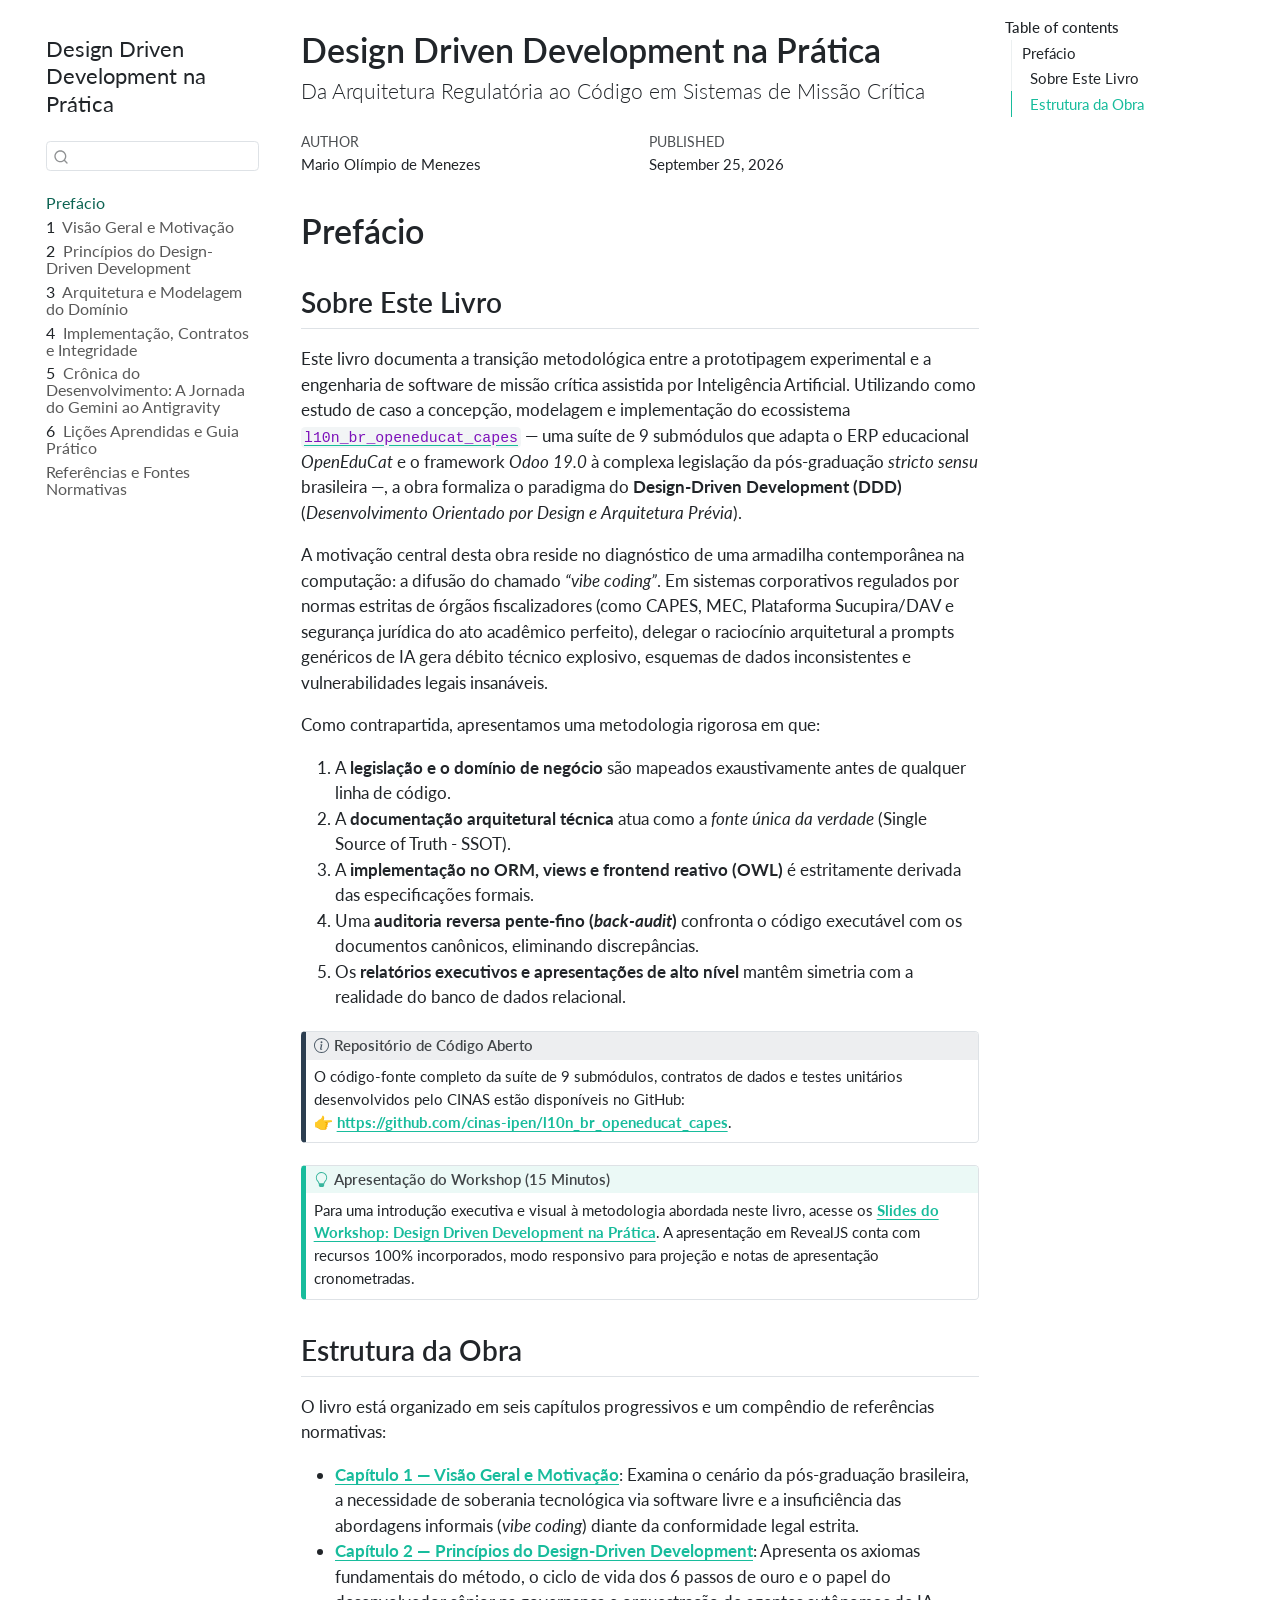
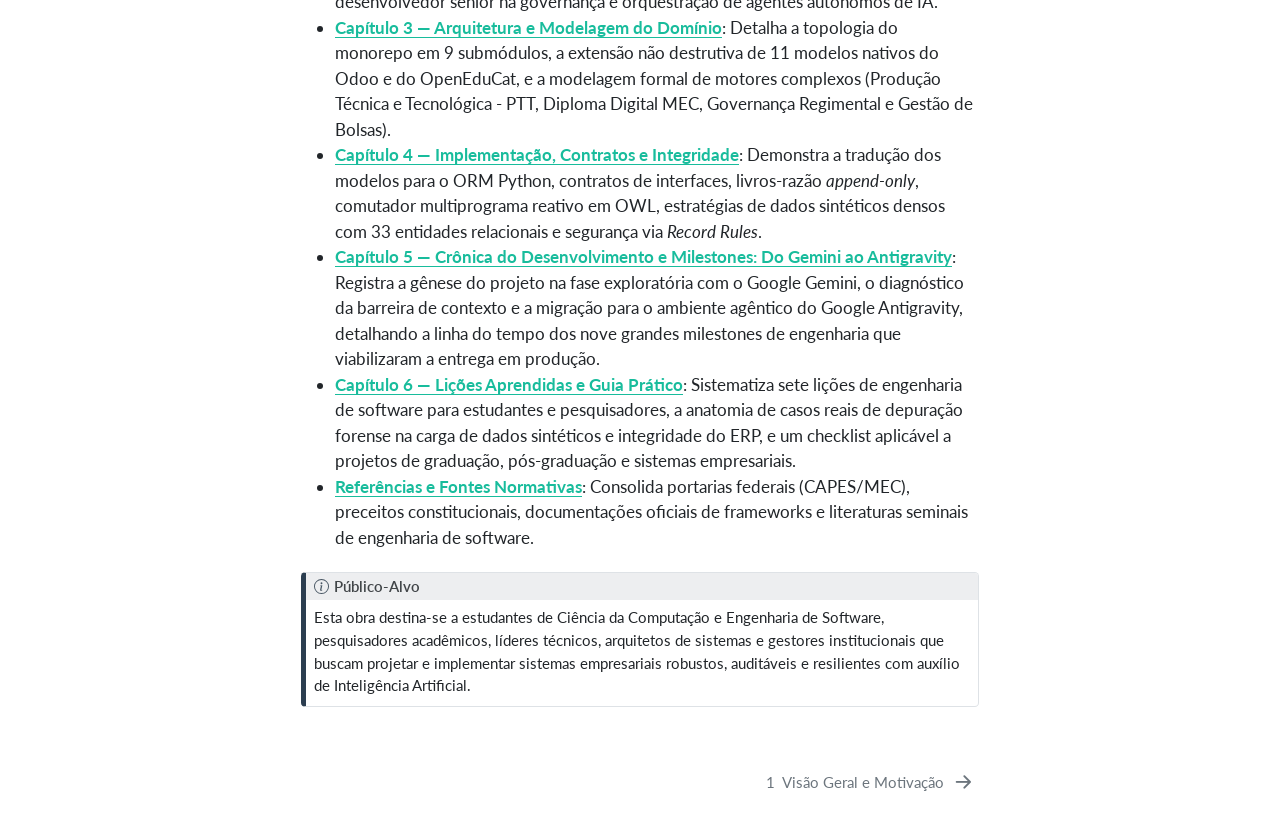
<file: _book/index.html>
<!DOCTYPE html>
<html xmlns="http://www.w3.org/1999/xhtml" lang="en" xml:lang="en"><head>

<meta charset="utf-8">
<meta name="generator" content="quarto-1.9.38">

<meta name="viewport" content="width=device-width, initial-scale=1.0, user-scalable=yes">

<meta name="author" content="Mario Olímpio de Menezes">
<meta name="dcterms.date" content="2026-09-25">

<title>Design Driven Development na Prática</title>
<style>
/* Default styles provided by pandoc.
** See https://pandoc.org/MANUAL.html#variables-for-html for config info.
*/
code{white-space: pre-wrap;}
span.smallcaps{font-variant: small-caps;}
div.columns{display: flex; gap: min(4vw, 1.5em);}
div.column{flex: auto; overflow-x: auto;}
div.hanging-indent{margin-left: 1.5em; text-indent: -1.5em;}
ul.task-list{list-style: none;}
ul.task-list li input[type="checkbox"] {
  width: 0.8em;
  margin: 0 0.8em 0.2em -1em; /* quarto-specific, see https://github.com/quarto-dev/quarto-cli/issues/4556 */ 
  vertical-align: middle;
}
</style>


<script src="site_libs/quarto-nav/quarto-nav.js"></script>
<script src="site_libs/quarto-nav/headroom.min.js"></script>
<script src="site_libs/clipboard/clipboard.min.js"></script>
<script src="site_libs/quarto-search/autocomplete.umd.js"></script>
<script src="site_libs/quarto-search/fuse.min.js"></script>
<script src="site_libs/quarto-search/quarto-search.js"></script>
<meta name="quarto:offset" content="./">
<link href="./01-visao-geral-e-motivacao.html" rel="next">
<script src="site_libs/quarto-html/quarto.js" type="module"></script>
<script src="site_libs/quarto-html/tabsets/tabsets.js" type="module"></script>
<script src="site_libs/quarto-html/popper.min.js"></script>
<script src="site_libs/quarto-html/tippy.umd.min.js"></script>
<script src="site_libs/quarto-html/anchor.min.js"></script>
<link href="site_libs/quarto-html/tippy.css" rel="stylesheet">
<link href="site_libs/quarto-html/quarto-syntax-highlighting-de63f62b328812d8e578a4d74e282472.css" rel="stylesheet" id="quarto-text-highlighting-styles">
<script src="site_libs/bootstrap/bootstrap.min.js"></script>
<link href="site_libs/bootstrap/bootstrap-icons.css" rel="stylesheet">
<link href="site_libs/bootstrap/bootstrap-2753fdcdb5afa9599bdf1f47beeab348.min.css" rel="stylesheet" append-hash="true" id="quarto-bootstrap" data-mode="light">
<script id="quarto-search-options" type="application/json">{
  "location": "sidebar",
  "copy-button": false,
  "collapse-after": 3,
  "panel-placement": "start",
  "type": "textbox",
  "limit": 50,
  "keyboard-shortcut": [
    "f",
    "/",
    "s"
  ],
  "show-item-context": false,
  "language": {
    "search-no-results-text": "No results",
    "search-matching-documents-text": "matching documents",
    "search-copy-link-title": "Copy link to search",
    "search-hide-matches-text": "Hide additional matches",
    "search-more-match-text": "more match in this document",
    "search-more-matches-text": "more matches in this document",
    "search-clear-button-title": "Clear",
    "search-text-placeholder": "",
    "search-detached-cancel-button-title": "Cancel",
    "search-submit-button-title": "Submit",
    "search-label": "Search"
  }
}</script>


<link rel="stylesheet" href="custom.css">
</head>

<body class="nav-sidebar floating quarto-light">

<div id="quarto-search-results"></div>
  <header id="quarto-header" class="headroom fixed-top">
  <nav class="quarto-secondary-nav">
    <div class="container-fluid d-flex">
      <button type="button" class="quarto-btn-toggle btn" data-bs-toggle="collapse" role="button" data-bs-target=".quarto-sidebar-collapse-item" aria-controls="quarto-sidebar" aria-expanded="false" aria-label="Toggle sidebar navigation" onclick="if (window.quartoToggleHeadroom) { window.quartoToggleHeadroom(); }">
        <i class="bi bi-layout-text-sidebar-reverse"></i>
      </button>
        <nav class="quarto-page-breadcrumbs" aria-label="breadcrumb"><ol class="breadcrumb"><li class="breadcrumb-item"><a href="./index.html">Prefácio</a></li></ol></nav>
        <a class="flex-grow-1" role="navigation" data-bs-toggle="collapse" data-bs-target=".quarto-sidebar-collapse-item" aria-controls="quarto-sidebar" aria-expanded="false" aria-label="Toggle sidebar navigation" onclick="if (window.quartoToggleHeadroom) { window.quartoToggleHeadroom(); }">      
        </a>
      <button type="button" class="btn quarto-search-button" aria-label="Search" onclick="window.quartoOpenSearch();">
        <i class="bi bi-search"></i>
      </button>
    </div>
  </nav>
</header>
<!-- content -->
<div id="quarto-content" class="quarto-container page-columns page-rows-contents page-layout-article">
<!-- sidebar -->
  <nav id="quarto-sidebar" class="sidebar collapse collapse-horizontal quarto-sidebar-collapse-item sidebar-navigation floating overflow-auto">
    <div class="pt-lg-2 mt-2 text-left sidebar-header">
    <div class="sidebar-title mb-0 py-0">
      <a href="./">Design Driven Development na Prática</a> 
    </div>
      </div>
        <div class="mt-2 flex-shrink-0 align-items-center">
        <div class="sidebar-search">
        <div id="quarto-search" class="" title="Search"></div>
        </div>
        </div>
    <div class="sidebar-menu-container"> 
    <ul class="list-unstyled mt-1">
        <li class="sidebar-item">
  <div class="sidebar-item-container"> 
  <a href="./index.html" class="sidebar-item-text sidebar-link active">
 <span class="menu-text">Prefácio</span></a>
  </div>
</li>
        <li class="sidebar-item">
  <div class="sidebar-item-container"> 
  <a href="./01-visao-geral-e-motivacao.html" class="sidebar-item-text sidebar-link">
 <span class="menu-text"><span class="chapter-number">1</span>&nbsp; <span class="chapter-title">Visão Geral e Motivação</span></span></a>
  </div>
</li>
        <li class="sidebar-item">
  <div class="sidebar-item-container"> 
  <a href="./02-principios-design-driven.html" class="sidebar-item-text sidebar-link">
 <span class="menu-text"><span class="chapter-number">2</span>&nbsp; <span class="chapter-title">Princípios do Design-Driven Development</span></span></a>
  </div>
</li>
        <li class="sidebar-item">
  <div class="sidebar-item-container"> 
  <a href="./03-arquitetura-e-modelagem.html" class="sidebar-item-text sidebar-link">
 <span class="menu-text"><span class="chapter-number">3</span>&nbsp; <span class="chapter-title">Arquitetura e Modelagem do Domínio</span></span></a>
  </div>
</li>
        <li class="sidebar-item">
  <div class="sidebar-item-container"> 
  <a href="./04-implementacao-e-contratos.html" class="sidebar-item-text sidebar-link">
 <span class="menu-text"><span class="chapter-number">4</span>&nbsp; <span class="chapter-title">Implementação, Contratos e Integridade</span></span></a>
  </div>
</li>
        <li class="sidebar-item">
  <div class="sidebar-item-container"> 
  <a href="./05-cronica-do-desenvolvimento-e-milestones.html" class="sidebar-item-text sidebar-link">
 <span class="menu-text"><span class="chapter-number">5</span>&nbsp; <span class="chapter-title">Crônica do Desenvolvimento: A Jornada do Gemini ao Antigravity</span></span></a>
  </div>
</li>
        <li class="sidebar-item">
  <div class="sidebar-item-container"> 
  <a href="./06-licoes-aprendidas.html" class="sidebar-item-text sidebar-link">
 <span class="menu-text"><span class="chapter-number">6</span>&nbsp; <span class="chapter-title">Lições Aprendidas e Guia Prático</span></span></a>
  </div>
</li>
        <li class="sidebar-item">
  <div class="sidebar-item-container"> 
  <a href="./referencias.html" class="sidebar-item-text sidebar-link">
 <span class="menu-text">Referências e Fontes Normativas</span></a>
  </div>
</li>
    </ul>
    </div>
</nav>
<div id="quarto-sidebar-glass" class="quarto-sidebar-collapse-item" data-bs-toggle="collapse" data-bs-target=".quarto-sidebar-collapse-item"></div>
<!-- margin-sidebar -->
    <div id="quarto-margin-sidebar" class="sidebar margin-sidebar">
        <nav id="TOC" role="doc-toc" class="toc-active">
    <h2 id="toc-title">Table of contents</h2>
   
  <ul>
  <li><a href="#prefácio" id="toc-prefácio" class="nav-link active" data-scroll-target="#prefácio">Prefácio</a>
  <ul class="collapse">
  <li><a href="#sobre-este-livro" id="toc-sobre-este-livro" class="nav-link" data-scroll-target="#sobre-este-livro">Sobre Este Livro</a></li>
  <li><a href="#estrutura-da-obra" id="toc-estrutura-da-obra" class="nav-link" data-scroll-target="#estrutura-da-obra">Estrutura da Obra</a></li>
  </ul></li>
  </ul>
</nav>
    </div>
<!-- main -->
<main class="content" id="quarto-document-content">

<header id="title-block-header" class="quarto-title-block default">
<div class="quarto-title">
<h1 class="title">Design Driven Development na Prática</h1>
<p class="subtitle lead">Da Arquitetura Regulatória ao Código em Sistemas de Missão Crítica</p>
</div>



<div class="quarto-title-meta">

    <div>
    <div class="quarto-title-meta-heading">Author</div>
    <div class="quarto-title-meta-contents">
             <p>Mario Olímpio de Menezes </p>
          </div>
  </div>
    
    <div>
    <div class="quarto-title-meta-heading">Published</div>
    <div class="quarto-title-meta-contents">
      <p class="date">September 25, 2026</p>
    </div>
  </div>
  
    
  </div>
  


</header>


<section id="prefácio" class="level1 unnumbered">
<h1 class="unnumbered">Prefácio</h1>
<section id="sobre-este-livro" class="level2">
<h2 class="anchored" data-anchor-id="sobre-este-livro">Sobre Este Livro</h2>
<p>Este livro documenta a transição metodológica entre a prototipagem experimental e a engenharia de software de missão crítica assistida por Inteligência Artificial. Utilizando como estudo de caso a concepção, modelagem e implementação do ecossistema <a href="https://github.com/cinas-ipen/l10n_br_openeducat_capes" target="_blank"><strong><code>l10n_br_openeducat_capes</code></strong></a> — uma suíte de 9 submódulos que adapta o ERP educacional <em>OpenEduCat</em> e o framework <em>Odoo 19.0</em> à complexa legislação da pós-graduação <em>stricto sensu</em> brasileira —, a obra formaliza o paradigma do <strong>Design-Driven Development (DDD)</strong> (<em>Desenvolvimento Orientado por Design e Arquitetura Prévia</em>).</p>
<p>A motivação central desta obra reside no diagnóstico de uma armadilha contemporânea na computação: a difusão do chamado <em>“vibe coding”</em>. Em sistemas corporativos regulados por normas estritas de órgãos fiscalizadores (como CAPES, MEC, Plataforma Sucupira/DAV e segurança jurídica do ato acadêmico perfeito), delegar o raciocínio arquitetural a prompts genéricos de IA gera débito técnico explosivo, esquemas de dados inconsistentes e vulnerabilidades legais insanáveis.</p>
<p>Como contrapartida, apresentamos uma metodologia rigorosa em que:</p>
<ol type="1">
<li>A <strong>legislação e o domínio de negócio</strong> são mapeados exaustivamente antes de qualquer linha de código.</li>
<li>A <strong>documentação arquitetural técnica</strong> atua como a <em>fonte única da verdade</em> (Single Source of Truth - SSOT).</li>
<li>A <strong>implementação no ORM, views e frontend reativo (OWL)</strong> é estritamente derivada das especificações formais.</li>
<li>Uma <strong>auditoria reversa pente-fino (<em>back-audit</em>)</strong> confronta o código executável com os documentos canônicos, eliminando discrepâncias.</li>
<li>Os <strong>relatórios executivos e apresentações de alto nível</strong> mantêm simetria com a realidade do banco de dados relacional.</li>
</ol>
<div class="callout callout-style-default callout-note callout-titled">
<div class="callout-header d-flex align-content-center">
<div class="callout-icon-container">
<i class="callout-icon"></i>
</div>
<div class="callout-title-container flex-fill">
<span class="screen-reader-only">Note</span>Repositório de Código Aberto
</div>
</div>
<div class="callout-body-container callout-body">
<p>O código-fonte completo da suíte de 9 submódulos, contratos de dados e testes unitários desenvolvidos pelo CINAS estão disponíveis no GitHub:<br>
👉 <a href="https://github.com/cinas-ipen/l10n_br_openeducat_capes" target="_blank"><strong>https://github.com/cinas-ipen/l10n_br_openeducat_capes</strong></a>.</p>
</div>
</div>
<div class="callout callout-style-default callout-tip callout-titled">
<div class="callout-header d-flex align-content-center">
<div class="callout-icon-container">
<i class="callout-icon"></i>
</div>
<div class="callout-title-container flex-fill">
<span class="screen-reader-only">Tip</span>Apresentação do Workshop (15 Minutos)
</div>
</div>
<div class="callout-body-container callout-body">
<p>Para uma introdução executiva e visual à metodologia abordada neste livro, acesse os <a href="workshop-15min.html" target="_blank"><strong>Slides do Workshop: Design Driven Development na Prática</strong></a>. A apresentação em RevealJS conta com recursos 100% incorporados, modo responsivo para projeção e notas de apresentação cronometradas.</p>
</div>
</div>
</section>
<section id="estrutura-da-obra" class="level2">
<h2 class="anchored" data-anchor-id="estrutura-da-obra">Estrutura da Obra</h2>
<p>O livro está organizado em seis capítulos progressivos e um compêndio de referências normativas:</p>
<ul>
<li><a href="./01-visao-geral-e-motivacao.html"><strong>Capítulo 1 — Visão Geral e Motivação</strong></a>: Examina o cenário da pós-graduação brasileira, a necessidade de soberania tecnológica via software livre e a insuficiência das abordagens informais (<em>vibe coding</em>) diante da conformidade legal estrita.</li>
<li><a href="./02-principios-design-driven.html"><strong>Capítulo 2 — Princípios do Design-Driven Development</strong></a>: Apresenta os axiomas fundamentais do método, o ciclo de vida dos 6 passos de ouro e o papel do desenvolvedor sênior na governança e orquestração de agentes autônomos de IA.</li>
<li><a href="./03-arquitetura-e-modelagem.html"><strong>Capítulo 3 — Arquitetura e Modelagem do Domínio</strong></a>: Detalha a topologia do monorepo em 9 submódulos, a extensão não destrutiva de 11 modelos nativos do Odoo e do OpenEduCat, e a modelagem formal de motores complexos (Produção Técnica e Tecnológica - PTT, Diploma Digital MEC, Governança Regimental e Gestão de Bolsas).</li>
<li><a href="./04-implementacao-e-contratos.html"><strong>Capítulo 4 — Implementação, Contratos e Integridade</strong></a>: Demonstra a tradução dos modelos para o ORM Python, contratos de interfaces, livros-razão <em>append-only</em>, comutador multiprograma reativo em OWL, estratégias de dados sintéticos densos com 33 entidades relacionais e segurança via <em>Record Rules</em>.</li>
<li><a href="./05-cronica-do-desenvolvimento-e-milestones.html"><strong>Capítulo 5 — Crônica do Desenvolvimento e Milestones: Do Gemini ao Antigravity</strong></a>: Registra a gênese do projeto na fase exploratória com o Google Gemini, o diagnóstico da barreira de contexto e a migração para o ambiente agêntico do Google Antigravity, detalhando a linha do tempo dos nove grandes milestones de engenharia que viabilizaram a entrega em produção.</li>
<li><a href="./06-licoes-aprendidas.html"><strong>Capítulo 6 — Lições Aprendidas e Guia Prático</strong></a>: Sistematiza sete lições de engenharia de software para estudantes e pesquisadores, a anatomia de casos reais de depuração forense na carga de dados sintéticos e integridade do ERP, e um checklist aplicável a projetos de graduação, pós-graduação e sistemas empresariais.</li>
<li><a href="./referencias.html"><strong>Referências e Fontes Normativas</strong></a>: Consolida portarias federais (CAPES/MEC), preceitos constitucionais, documentações oficiais de frameworks e literaturas seminais de engenharia de software.</li>
</ul>
<div class="callout callout-style-default callout-note callout-titled">
<div class="callout-header d-flex align-content-center">
<div class="callout-icon-container">
<i class="callout-icon"></i>
</div>
<div class="callout-title-container flex-fill">
<span class="screen-reader-only">Note</span>Público-Alvo
</div>
</div>
<div class="callout-body-container callout-body">
<p>Esta obra destina-se a estudantes de Ciência da Computação e Engenharia de Software, pesquisadores acadêmicos, líderes técnicos, arquitetos de sistemas e gestores institucionais que buscam projetar e implementar sistemas empresariais robustos, auditáveis e resilientes com auxílio de Inteligência Artificial.</p>
</div>
</div>


</section>
</section>

</main> <!-- /main -->
<script id="quarto-html-after-body" type="application/javascript">
  window.document.addEventListener("DOMContentLoaded", function (event) {
    const icon = "";
    const anchorJS = new window.AnchorJS();
    anchorJS.options = {
      placement: 'right',
      icon: icon
    };
    anchorJS.add('.anchored');
    const isCodeAnnotation = (el) => {
      for (const clz of el.classList) {
        if (clz.startsWith('code-annotation-')) {                     
          return true;
        }
      }
      return false;
    }
    const onCopySuccess = function(e) {
      // button target
      const button = e.trigger;
      // don't keep focus
      button.blur();
      // flash "checked"
      button.classList.add('code-copy-button-checked');
      var currentTitle = button.getAttribute("title");
      button.setAttribute("title", "Copied!");
      let tooltip;
      if (window.bootstrap) {
        button.setAttribute("data-bs-toggle", "tooltip");
        button.setAttribute("data-bs-placement", "left");
        button.setAttribute("data-bs-title", "Copied!");
        tooltip = new bootstrap.Tooltip(button, 
          { trigger: "manual", 
            customClass: "code-copy-button-tooltip",
            offset: [0, -8]});
        tooltip.show();    
      }
      setTimeout(function() {
        if (tooltip) {
          tooltip.hide();
          button.removeAttribute("data-bs-title");
          button.removeAttribute("data-bs-toggle");
          button.removeAttribute("data-bs-placement");
        }
        button.setAttribute("title", currentTitle);
        button.classList.remove('code-copy-button-checked');
      }, 1000);
      // clear code selection
      e.clearSelection();
    }
    const getTextToCopy = function(trigger) {
      const outerScaffold = trigger.parentElement.cloneNode(true);
      const codeEl = outerScaffold.querySelector('code');
      for (const childEl of codeEl.children) {
        if (isCodeAnnotation(childEl)) {
          childEl.remove();
        }
      }
      return codeEl.innerText;
    }
    const clipboard = new window.ClipboardJS('.code-copy-button:not([data-in-quarto-modal])', {
      text: getTextToCopy
    });
    clipboard.on('success', onCopySuccess);
    if (window.document.getElementById('quarto-embedded-source-code-modal')) {
      const clipboardModal = new window.ClipboardJS('.code-copy-button[data-in-quarto-modal]', {
        text: getTextToCopy,
        container: window.document.getElementById('quarto-embedded-source-code-modal')
      });
      clipboardModal.on('success', onCopySuccess);
    }
      var localhostRegex = new RegExp(/^(?:http|https):\/\/localhost\:?[0-9]*\//);
      var mailtoRegex = new RegExp(/^mailto:/);
        var filterRegex = new RegExp('/' + window.location.host + '/');
      var isInternal = (href) => {
          return filterRegex.test(href) || localhostRegex.test(href) || mailtoRegex.test(href);
      }
      // Inspect non-navigation links and adorn them if external
     var links = window.document.querySelectorAll('a[href]:not(.nav-link):not(.navbar-brand):not(.toc-action):not(.sidebar-link):not(.sidebar-item-toggle):not(.pagination-link):not(.no-external):not([aria-hidden]):not(.dropdown-item):not(.quarto-navigation-tool):not(.about-link)');
      for (var i=0; i<links.length; i++) {
        const link = links[i];
        if (!isInternal(link.href)) {
          // undo the damage that might have been done by quarto-nav.js in the case of
          // links that we want to consider external
          if (link.dataset.originalHref !== undefined) {
            link.href = link.dataset.originalHref;
          }
        }
      }
    function tippyHover(el, contentFn, onTriggerFn, onUntriggerFn) {
      const config = {
        allowHTML: true,
        maxWidth: 500,
        delay: 100,
        arrow: false,
        appendTo: function(el) {
            return el.parentElement;
        },
        interactive: true,
        interactiveBorder: 10,
        theme: 'quarto',
        placement: 'bottom-start',
      };
      if (contentFn) {
        config.content = contentFn;
      }
      if (onTriggerFn) {
        config.onTrigger = onTriggerFn;
      }
      if (onUntriggerFn) {
        config.onUntrigger = onUntriggerFn;
      }
      window.tippy(el, config); 
    }
    const noterefs = window.document.querySelectorAll('a[role="doc-noteref"]');
    for (var i=0; i<noterefs.length; i++) {
      const ref = noterefs[i];
      tippyHover(ref, function() {
        // use id or data attribute instead here
        let href = ref.getAttribute('data-footnote-href') || ref.getAttribute('href');
        try { href = new URL(href).hash; } catch {}
        const id = href.replace(/^#\/?/, "");
        const note = window.document.getElementById(id);
        if (note) {
          return note.innerHTML;
        } else {
          return "";
        }
      });
    }
    const xrefs = window.document.querySelectorAll('a.quarto-xref');
    const processXRef = (id, note) => {
      // Strip column container classes
      const stripColumnClz = (el) => {
        el.classList.remove("page-full", "page-columns");
        if (el.children) {
          for (const child of el.children) {
            stripColumnClz(child);
          }
        }
      }
      stripColumnClz(note)
      if (id === null || id.startsWith('sec-')) {
        // Special case sections, only their first couple elements
        const container = document.createElement("div");
        if (note.children && note.children.length > 2) {
          container.appendChild(note.children[0].cloneNode(true));
          for (let i = 1; i < note.children.length; i++) {
            const child = note.children[i];
            if (child.tagName === "P" && child.innerText === "") {
              continue;
            } else {
              container.appendChild(child.cloneNode(true));
              break;
            }
          }
          if (window.Quarto?.typesetMath) {
            window.Quarto.typesetMath(container);
          }
          return container.innerHTML
        } else {
          if (window.Quarto?.typesetMath) {
            window.Quarto.typesetMath(note);
          }
          return note.innerHTML;
        }
      } else {
        // Remove any anchor links if they are present
        const anchorLink = note.querySelector('a.anchorjs-link');
        if (anchorLink) {
          anchorLink.remove();
        }
        if (window.Quarto?.typesetMath) {
          window.Quarto.typesetMath(note);
        }
        if (note.classList.contains("callout")) {
          return note.outerHTML;
        } else {
          return note.innerHTML;
        }
      }
    }
    for (var i=0; i<xrefs.length; i++) {
      const xref = xrefs[i];
      tippyHover(xref, undefined, function(instance) {
        instance.disable();
        let url = xref.getAttribute('href');
        let hash = undefined; 
        if (url.startsWith('#')) {
          hash = url;
        } else {
          try { hash = new URL(url).hash; } catch {}
        }
        if (hash) {
          const id = hash.replace(/^#\/?/, "");
          const note = window.document.getElementById(id);
          if (note !== null) {
            try {
              const html = processXRef(id, note.cloneNode(true));
              instance.setContent(html);
            } finally {
              instance.enable();
              instance.show();
            }
          } else {
            // See if we can fetch this
            fetch(url.split('#')[0])
            .then(res => res.text())
            .then(html => {
              const parser = new DOMParser();
              const htmlDoc = parser.parseFromString(html, "text/html");
              const note = htmlDoc.getElementById(id);
              if (note !== null) {
                const html = processXRef(id, note);
                instance.setContent(html);
              } 
            }).finally(() => {
              instance.enable();
              instance.show();
            });
          }
        } else {
          // See if we can fetch a full url (with no hash to target)
          // This is a special case and we should probably do some content thinning / targeting
          fetch(url)
          .then(res => res.text())
          .then(html => {
            const parser = new DOMParser();
            const htmlDoc = parser.parseFromString(html, "text/html");
            const note = htmlDoc.querySelector('main.content');
            if (note !== null) {
              // This should only happen for chapter cross references
              // (since there is no id in the URL)
              // remove the first header
              if (note.children.length > 0 && note.children[0].tagName === "HEADER") {
                note.children[0].remove();
              }
              const html = processXRef(null, note);
              instance.setContent(html);
            } 
          }).finally(() => {
            instance.enable();
            instance.show();
          });
        }
      }, function(instance) {
      });
    }
        let selectedAnnoteEl;
        const selectorForAnnotation = ( cell, annotation) => {
          let cellAttr = 'data-code-cell="' + cell + '"';
          let lineAttr = 'data-code-annotation="' +  annotation + '"';
          const selector = 'span[' + cellAttr + '][' + lineAttr + ']';
          return selector;
        }
        const selectCodeLines = (annoteEl) => {
          const doc = window.document;
          const targetCell = annoteEl.getAttribute("data-target-cell");
          const targetAnnotation = annoteEl.getAttribute("data-target-annotation");
          const annoteSpan = window.document.querySelector(selectorForAnnotation(targetCell, targetAnnotation));
          const lines = annoteSpan.getAttribute("data-code-lines").split(",");
          const lineIds = lines.map((line) => {
            return targetCell + "-" + line;
          })
          let top = null;
          let height = null;
          let parent = null;
          if (lineIds.length > 0) {
              //compute the position of the single el (top and bottom and make a div)
              const el = window.document.getElementById(lineIds[0]);
              top = el.offsetTop;
              height = el.offsetHeight;
              parent = el.parentElement.parentElement;
            if (lineIds.length > 1) {
              const lastEl = window.document.getElementById(lineIds[lineIds.length - 1]);
              const bottom = lastEl.offsetTop + lastEl.offsetHeight;
              height = bottom - top;
            }
            if (top !== null && height !== null && parent !== null) {
              // cook up a div (if necessary) and position it 
              let div = window.document.getElementById("code-annotation-line-highlight");
              if (div === null) {
                div = window.document.createElement("div");
                div.setAttribute("id", "code-annotation-line-highlight");
                div.style.position = 'absolute';
                parent.appendChild(div);
              }
              div.style.top = top - 2 + "px";
              div.style.height = height + 4 + "px";
              div.style.left = 0;
              let gutterDiv = window.document.getElementById("code-annotation-line-highlight-gutter");
              if (gutterDiv === null) {
                gutterDiv = window.document.createElement("div");
                gutterDiv.setAttribute("id", "code-annotation-line-highlight-gutter");
                gutterDiv.style.position = 'absolute';
                const codeCell = window.document.getElementById(targetCell);
                const gutter = codeCell.querySelector('.code-annotation-gutter');
                gutter.appendChild(gutterDiv);
              }
              gutterDiv.style.top = top - 2 + "px";
              gutterDiv.style.height = height + 4 + "px";
            }
            selectedAnnoteEl = annoteEl;
          }
        };
        const unselectCodeLines = () => {
          const elementsIds = ["code-annotation-line-highlight", "code-annotation-line-highlight-gutter"];
          elementsIds.forEach((elId) => {
            const div = window.document.getElementById(elId);
            if (div) {
              div.remove();
            }
          });
          selectedAnnoteEl = undefined;
        };
          // Handle positioning of the toggle
      window.addEventListener(
        "resize",
        throttle(() => {
          elRect = undefined;
          if (selectedAnnoteEl) {
            selectCodeLines(selectedAnnoteEl);
          }
        }, 10)
      );
      function throttle(fn, ms) {
      let throttle = false;
      let timer;
        return (...args) => {
          if(!throttle) { // first call gets through
              fn.apply(this, args);
              throttle = true;
          } else { // all the others get throttled
              if(timer) clearTimeout(timer); // cancel #2
              timer = setTimeout(() => {
                fn.apply(this, args);
                timer = throttle = false;
              }, ms);
          }
        };
      }
        // Attach click handler to the DT
        const annoteDls = window.document.querySelectorAll('dt[data-target-cell]');
        for (const annoteDlNode of annoteDls) {
          annoteDlNode.addEventListener('click', (event) => {
            const clickedEl = event.target;
            if (clickedEl !== selectedAnnoteEl) {
              unselectCodeLines();
              const activeEl = window.document.querySelector('dt[data-target-cell].code-annotation-active');
              if (activeEl) {
                activeEl.classList.remove('code-annotation-active');
              }
              selectCodeLines(clickedEl);
              clickedEl.classList.add('code-annotation-active');
            } else {
              // Unselect the line
              unselectCodeLines();
              clickedEl.classList.remove('code-annotation-active');
            }
          });
        }
    const findCites = (el) => {
      const parentEl = el.parentElement;
      if (parentEl) {
        const cites = parentEl.dataset.cites;
        if (cites) {
          return {
            el,
            cites: cites.split(' ')
          };
        } else {
          return findCites(el.parentElement)
        }
      } else {
        return undefined;
      }
    };
    var bibliorefs = window.document.querySelectorAll('a[role="doc-biblioref"]');
    for (var i=0; i<bibliorefs.length; i++) {
      const ref = bibliorefs[i];
      const citeInfo = findCites(ref);
      if (citeInfo) {
        tippyHover(citeInfo.el, function() {
          var popup = window.document.createElement('div');
          citeInfo.cites.forEach(function(cite) {
            var citeDiv = window.document.createElement('div');
            citeDiv.classList.add('hanging-indent');
            citeDiv.classList.add('csl-entry');
            var biblioDiv = window.document.getElementById('ref-' + cite);
            if (biblioDiv) {
              citeDiv.innerHTML = biblioDiv.innerHTML;
            }
            popup.appendChild(citeDiv);
          });
          return popup.innerHTML;
        });
      }
    }
  });
  </script>
<nav class="page-navigation">
  <div class="nav-page nav-page-previous">
  </div>
  <div class="nav-page nav-page-next">
      <a href="./01-visao-geral-e-motivacao.html" class="pagination-link" aria-label="Visão Geral e Motivação">
        <span class="nav-page-text"><span class="chapter-number">1</span>&nbsp; <span class="chapter-title">Visão Geral e Motivação</span></span> <i class="bi bi-arrow-right-short"></i>
      </a>
  </div>
</nav>
</div> <!-- /content -->




</body></html>
</file>
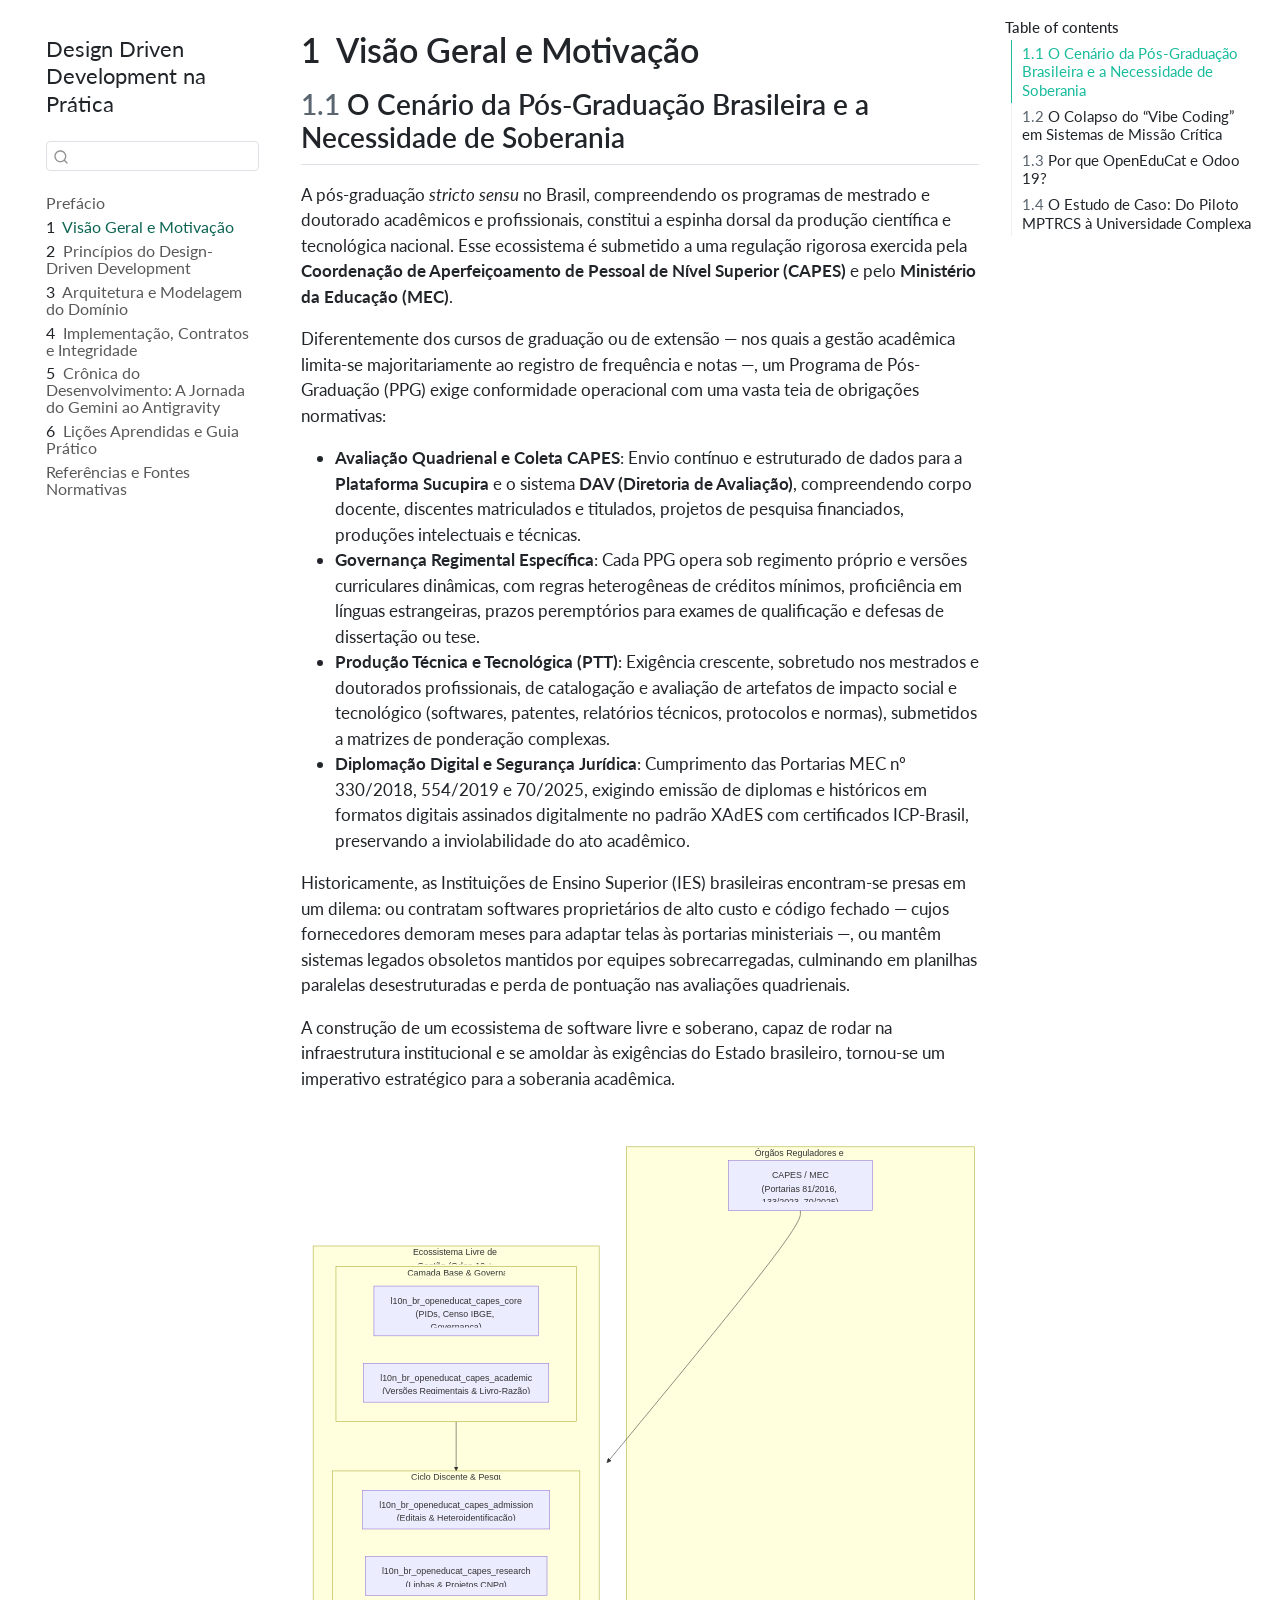
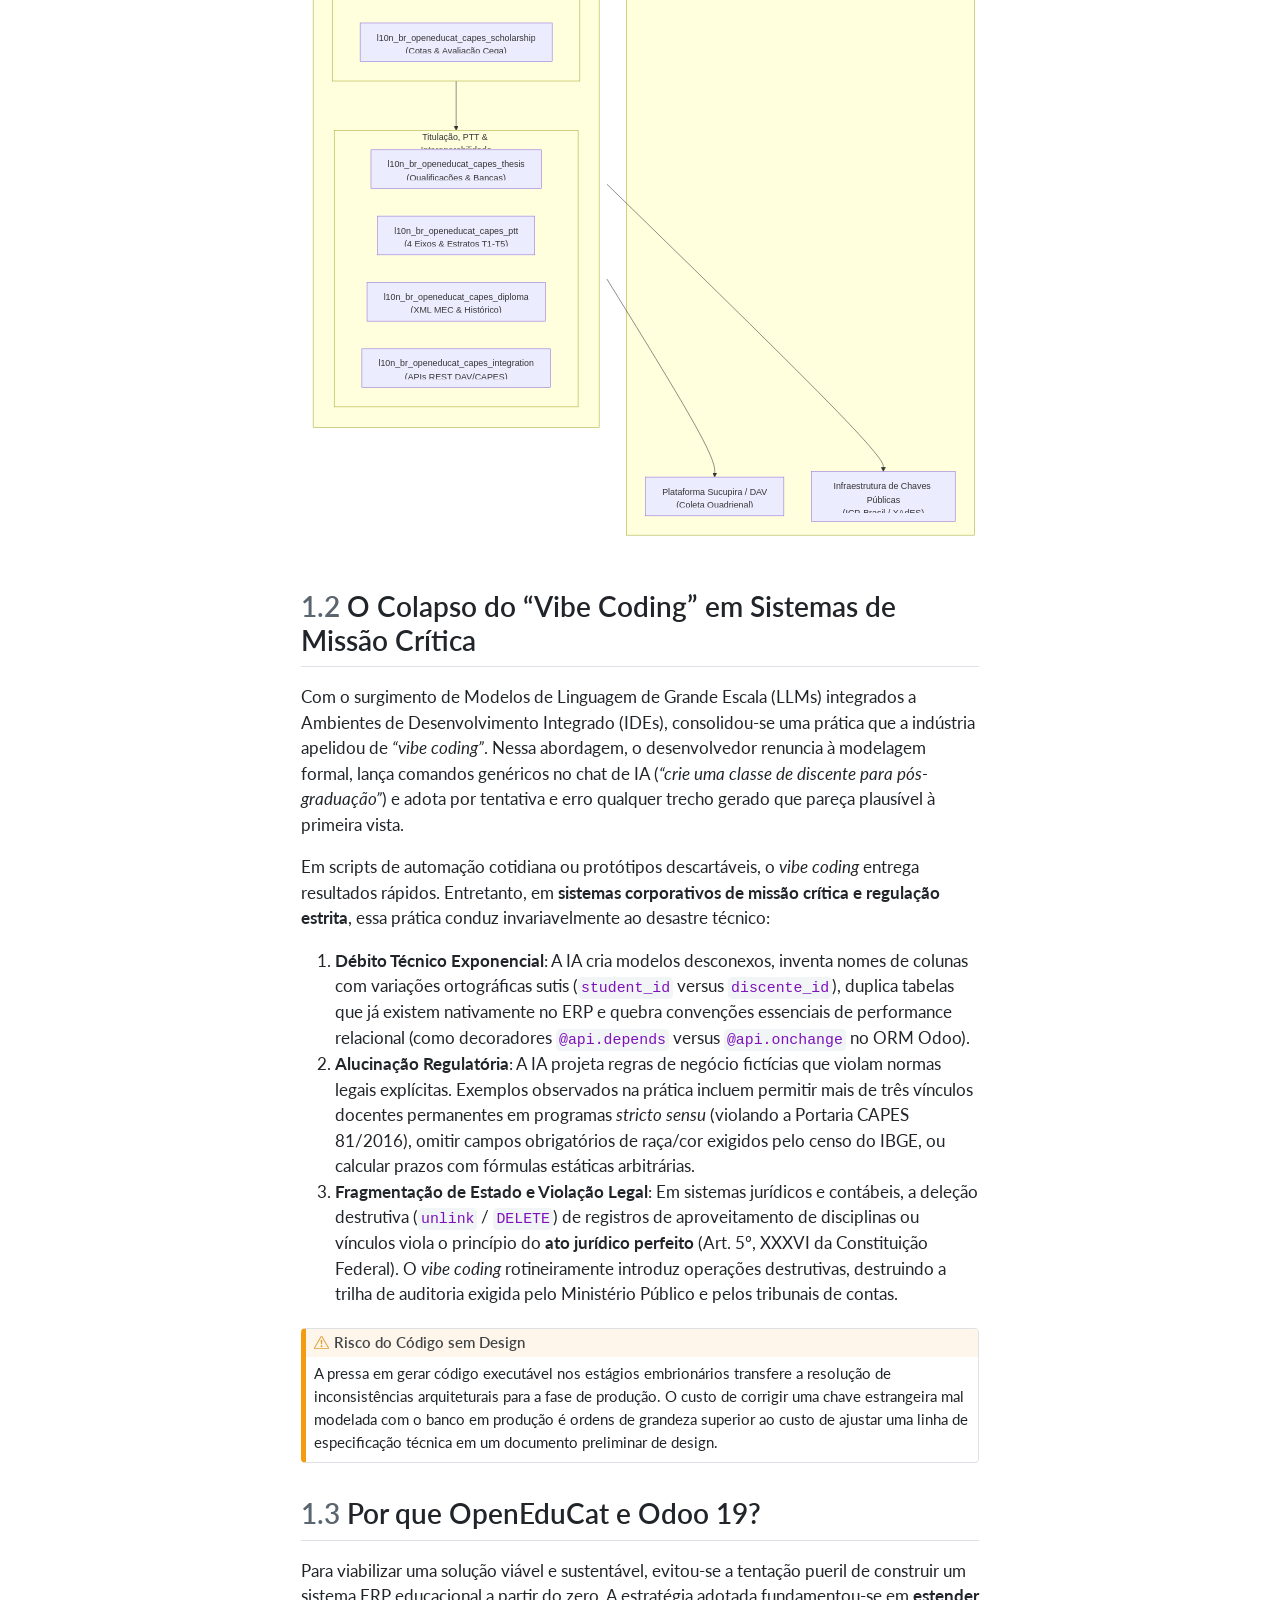
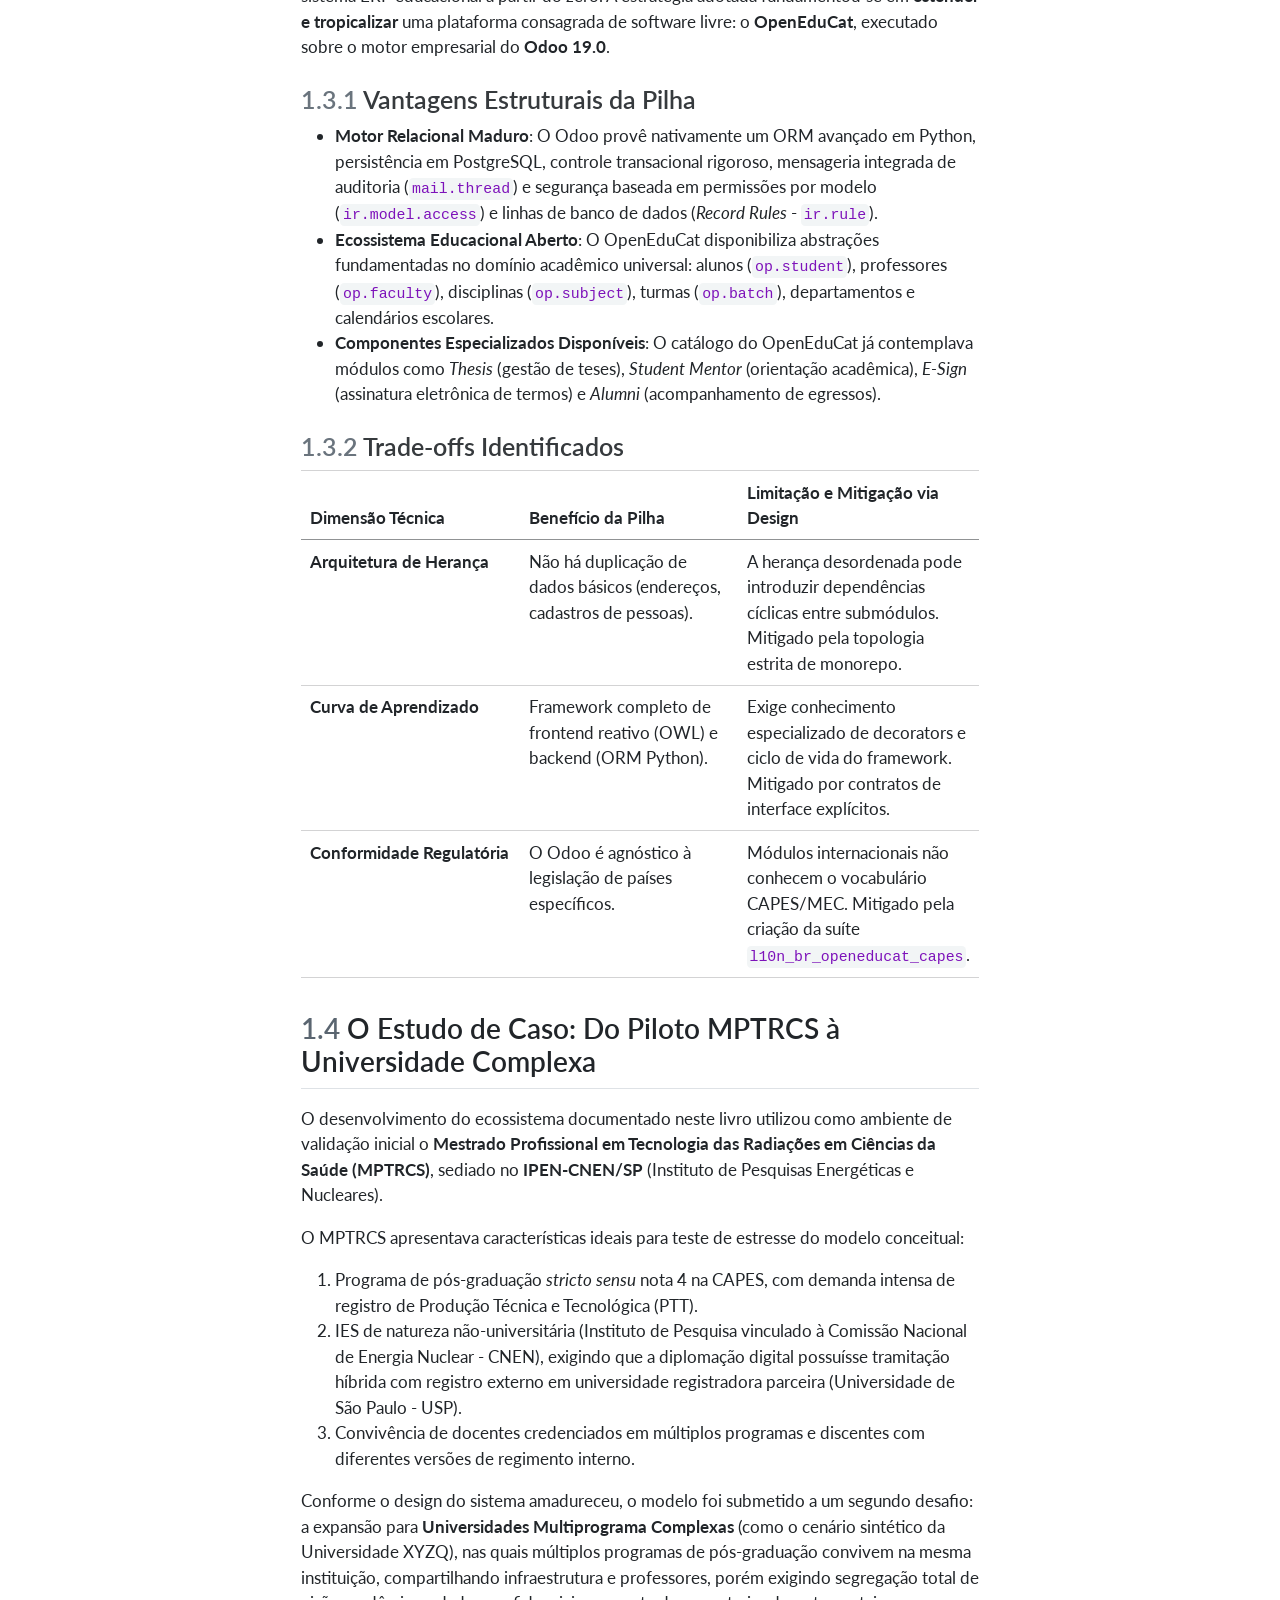
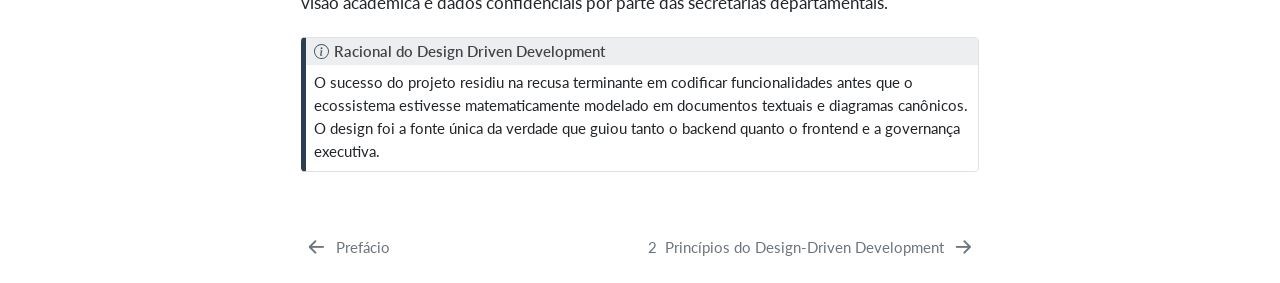
<file: _book/01-visao-geral-e-motivacao.html>
<!DOCTYPE html>
<html xmlns="http://www.w3.org/1999/xhtml" lang="en" xml:lang="en"><head>

<meta charset="utf-8">
<meta name="generator" content="quarto-1.9.38">

<meta name="viewport" content="width=device-width, initial-scale=1.0, user-scalable=yes">


<title>1&nbsp; Visão Geral e Motivação – Design Driven Development na Prática</title>
<style>
/* Default styles provided by pandoc.
** See https://pandoc.org/MANUAL.html#variables-for-html for config info.
*/
code{white-space: pre-wrap;}
span.smallcaps{font-variant: small-caps;}
div.columns{display: flex; gap: min(4vw, 1.5em);}
div.column{flex: auto; overflow-x: auto;}
div.hanging-indent{margin-left: 1.5em; text-indent: -1.5em;}
ul.task-list{list-style: none;}
ul.task-list li input[type="checkbox"] {
  width: 0.8em;
  margin: 0 0.8em 0.2em -1em; /* quarto-specific, see https://github.com/quarto-dev/quarto-cli/issues/4556 */ 
  vertical-align: middle;
}
</style>


<script src="site_libs/quarto-nav/quarto-nav.js"></script>
<script src="site_libs/quarto-nav/headroom.min.js"></script>
<script src="site_libs/clipboard/clipboard.min.js"></script>
<script src="site_libs/quarto-search/autocomplete.umd.js"></script>
<script src="site_libs/quarto-search/fuse.min.js"></script>
<script src="site_libs/quarto-search/quarto-search.js"></script>
<meta name="quarto:offset" content="./">
<link href="./02-principios-design-driven.html" rel="next">
<link href="./index.html" rel="prev">
<script src="site_libs/quarto-html/quarto.js" type="module"></script>
<script src="site_libs/quarto-html/tabsets/tabsets.js" type="module"></script>
<script src="site_libs/quarto-html/popper.min.js"></script>
<script src="site_libs/quarto-html/tippy.umd.min.js"></script>
<script src="site_libs/quarto-html/anchor.min.js"></script>
<link href="site_libs/quarto-html/tippy.css" rel="stylesheet">
<link href="site_libs/quarto-html/quarto-syntax-highlighting-de63f62b328812d8e578a4d74e282472.css" rel="stylesheet" id="quarto-text-highlighting-styles">
<script src="site_libs/bootstrap/bootstrap.min.js"></script>
<link href="site_libs/bootstrap/bootstrap-icons.css" rel="stylesheet">
<link href="site_libs/bootstrap/bootstrap-2753fdcdb5afa9599bdf1f47beeab348.min.css" rel="stylesheet" append-hash="true" id="quarto-bootstrap" data-mode="light">
<script id="quarto-search-options" type="application/json">{
  "location": "sidebar",
  "copy-button": false,
  "collapse-after": 3,
  "panel-placement": "start",
  "type": "textbox",
  "limit": 50,
  "keyboard-shortcut": [
    "f",
    "/",
    "s"
  ],
  "show-item-context": false,
  "language": {
    "search-no-results-text": "No results",
    "search-matching-documents-text": "matching documents",
    "search-copy-link-title": "Copy link to search",
    "search-hide-matches-text": "Hide additional matches",
    "search-more-match-text": "more match in this document",
    "search-more-matches-text": "more matches in this document",
    "search-clear-button-title": "Clear",
    "search-text-placeholder": "",
    "search-detached-cancel-button-title": "Cancel",
    "search-submit-button-title": "Submit",
    "search-label": "Search"
  }
}</script>
<meta name="mermaid-theme" content="default">
<script src="site_libs/quarto-diagram/mermaid.min.js"></script>
<script src="site_libs/quarto-diagram/mermaid-init.js"></script>
<link href="site_libs/quarto-diagram/mermaid.css" rel="stylesheet">


<link rel="stylesheet" href="custom.css">
</head>

<body class="nav-sidebar floating quarto-light">

<div id="quarto-search-results"></div>
  <header id="quarto-header" class="headroom fixed-top">
  <nav class="quarto-secondary-nav">
    <div class="container-fluid d-flex">
      <button type="button" class="quarto-btn-toggle btn" data-bs-toggle="collapse" role="button" data-bs-target=".quarto-sidebar-collapse-item" aria-controls="quarto-sidebar" aria-expanded="false" aria-label="Toggle sidebar navigation" onclick="if (window.quartoToggleHeadroom) { window.quartoToggleHeadroom(); }">
        <i class="bi bi-layout-text-sidebar-reverse"></i>
      </button>
        <nav class="quarto-page-breadcrumbs" aria-label="breadcrumb"><ol class="breadcrumb"><li class="breadcrumb-item"><a href="./01-visao-geral-e-motivacao.html"><span class="chapter-number">1</span>&nbsp; <span class="chapter-title">Visão Geral e Motivação</span></a></li></ol></nav>
        <a class="flex-grow-1" role="navigation" data-bs-toggle="collapse" data-bs-target=".quarto-sidebar-collapse-item" aria-controls="quarto-sidebar" aria-expanded="false" aria-label="Toggle sidebar navigation" onclick="if (window.quartoToggleHeadroom) { window.quartoToggleHeadroom(); }">      
        </a>
      <button type="button" class="btn quarto-search-button" aria-label="Search" onclick="window.quartoOpenSearch();">
        <i class="bi bi-search"></i>
      </button>
    </div>
  </nav>
</header>
<!-- content -->
<div id="quarto-content" class="quarto-container page-columns page-rows-contents page-layout-article">
<!-- sidebar -->
  <nav id="quarto-sidebar" class="sidebar collapse collapse-horizontal quarto-sidebar-collapse-item sidebar-navigation floating overflow-auto">
    <div class="pt-lg-2 mt-2 text-left sidebar-header">
    <div class="sidebar-title mb-0 py-0">
      <a href="./">Design Driven Development na Prática</a> 
    </div>
      </div>
        <div class="mt-2 flex-shrink-0 align-items-center">
        <div class="sidebar-search">
        <div id="quarto-search" class="" title="Search"></div>
        </div>
        </div>
    <div class="sidebar-menu-container"> 
    <ul class="list-unstyled mt-1">
        <li class="sidebar-item">
  <div class="sidebar-item-container"> 
  <a href="./index.html" class="sidebar-item-text sidebar-link">
 <span class="menu-text">Prefácio</span></a>
  </div>
</li>
        <li class="sidebar-item">
  <div class="sidebar-item-container"> 
  <a href="./01-visao-geral-e-motivacao.html" class="sidebar-item-text sidebar-link active">
 <span class="menu-text"><span class="chapter-number">1</span>&nbsp; <span class="chapter-title">Visão Geral e Motivação</span></span></a>
  </div>
</li>
        <li class="sidebar-item">
  <div class="sidebar-item-container"> 
  <a href="./02-principios-design-driven.html" class="sidebar-item-text sidebar-link">
 <span class="menu-text"><span class="chapter-number">2</span>&nbsp; <span class="chapter-title">Princípios do Design-Driven Development</span></span></a>
  </div>
</li>
        <li class="sidebar-item">
  <div class="sidebar-item-container"> 
  <a href="./03-arquitetura-e-modelagem.html" class="sidebar-item-text sidebar-link">
 <span class="menu-text"><span class="chapter-number">3</span>&nbsp; <span class="chapter-title">Arquitetura e Modelagem do Domínio</span></span></a>
  </div>
</li>
        <li class="sidebar-item">
  <div class="sidebar-item-container"> 
  <a href="./04-implementacao-e-contratos.html" class="sidebar-item-text sidebar-link">
 <span class="menu-text"><span class="chapter-number">4</span>&nbsp; <span class="chapter-title">Implementação, Contratos e Integridade</span></span></a>
  </div>
</li>
        <li class="sidebar-item">
  <div class="sidebar-item-container"> 
  <a href="./05-cronica-do-desenvolvimento-e-milestones.html" class="sidebar-item-text sidebar-link">
 <span class="menu-text"><span class="chapter-number">5</span>&nbsp; <span class="chapter-title">Crônica do Desenvolvimento: A Jornada do Gemini ao Antigravity</span></span></a>
  </div>
</li>
        <li class="sidebar-item">
  <div class="sidebar-item-container"> 
  <a href="./06-licoes-aprendidas.html" class="sidebar-item-text sidebar-link">
 <span class="menu-text"><span class="chapter-number">6</span>&nbsp; <span class="chapter-title">Lições Aprendidas e Guia Prático</span></span></a>
  </div>
</li>
        <li class="sidebar-item">
  <div class="sidebar-item-container"> 
  <a href="./referencias.html" class="sidebar-item-text sidebar-link">
 <span class="menu-text">Referências e Fontes Normativas</span></a>
  </div>
</li>
    </ul>
    </div>
</nav>
<div id="quarto-sidebar-glass" class="quarto-sidebar-collapse-item" data-bs-toggle="collapse" data-bs-target=".quarto-sidebar-collapse-item"></div>
<!-- margin-sidebar -->
    <div id="quarto-margin-sidebar" class="sidebar margin-sidebar">
        <nav id="TOC" role="doc-toc" class="toc-active">
    <h2 id="toc-title">Table of contents</h2>
   
  <ul>
  <li><a href="#o-cenário-da-pós-graduação-brasileira-e-a-necessidade-de-soberania" id="toc-o-cenário-da-pós-graduação-brasileira-e-a-necessidade-de-soberania" class="nav-link active" data-scroll-target="#o-cenário-da-pós-graduação-brasileira-e-a-necessidade-de-soberania"><span class="header-section-number">1.1</span> O Cenário da Pós-Graduação Brasileira e a Necessidade de Soberania</a></li>
  <li><a href="#o-colapso-do-vibe-coding-em-sistemas-de-missão-crítica" id="toc-o-colapso-do-vibe-coding-em-sistemas-de-missão-crítica" class="nav-link" data-scroll-target="#o-colapso-do-vibe-coding-em-sistemas-de-missão-crítica"><span class="header-section-number">1.2</span> O Colapso do “Vibe Coding” em Sistemas de Missão Crítica</a></li>
  <li><a href="#por-que-openeducat-e-odoo-19" id="toc-por-que-openeducat-e-odoo-19" class="nav-link" data-scroll-target="#por-que-openeducat-e-odoo-19"><span class="header-section-number">1.3</span> Por que OpenEduCat e Odoo 19?</a>
  <ul class="collapse">
  <li><a href="#vantagens-estruturais-da-pilha" id="toc-vantagens-estruturais-da-pilha" class="nav-link" data-scroll-target="#vantagens-estruturais-da-pilha"><span class="header-section-number">1.3.1</span> Vantagens Estruturais da Pilha</a></li>
  <li><a href="#trade-offs-identificados" id="toc-trade-offs-identificados" class="nav-link" data-scroll-target="#trade-offs-identificados"><span class="header-section-number">1.3.2</span> Trade-offs Identificados</a></li>
  </ul></li>
  <li><a href="#o-estudo-de-caso-do-piloto-mptrcs-à-universidade-complexa" id="toc-o-estudo-de-caso-do-piloto-mptrcs-à-universidade-complexa" class="nav-link" data-scroll-target="#o-estudo-de-caso-do-piloto-mptrcs-à-universidade-complexa"><span class="header-section-number">1.4</span> O Estudo de Caso: Do Piloto MPTRCS à Universidade Complexa</a></li>
  </ul>
</nav>
    </div>
<!-- main -->
<main class="content" id="quarto-document-content">

<header id="title-block-header" class="quarto-title-block default">
<div class="quarto-title">
<h1 class="title"><span class="chapter-number">1</span>&nbsp; <span class="chapter-title">Visão Geral e Motivação</span></h1>
</div>



<div class="quarto-title-meta">

    
  
    
  </div>
  


</header>


<section id="o-cenário-da-pós-graduação-brasileira-e-a-necessidade-de-soberania" class="level2" data-number="1.1">
<h2 data-number="1.1" class="anchored" data-anchor-id="o-cenário-da-pós-graduação-brasileira-e-a-necessidade-de-soberania"><span class="header-section-number">1.1</span> O Cenário da Pós-Graduação Brasileira e a Necessidade de Soberania</h2>
<p>A pós-graduação <em>stricto sensu</em> no Brasil, compreendendo os programas de mestrado e doutorado acadêmicos e profissionais, constitui a espinha dorsal da produção científica e tecnológica nacional. Esse ecossistema é submetido a uma regulação rigorosa exercida pela <strong>Coordenação de Aperfeiçoamento de Pessoal de Nível Superior (CAPES)</strong> e pelo <strong>Ministério da Educação (MEC)</strong>.</p>
<p>Diferentemente dos cursos de graduação ou de extensão — nos quais a gestão acadêmica limita-se majoritariamente ao registro de frequência e notas —, um Programa de Pós-Graduação (PPG) exige conformidade operacional com uma vasta teia de obrigações normativas:</p>
<ul>
<li><strong>Avaliação Quadrienal e Coleta CAPES</strong>: Envio contínuo e estruturado de dados para a <strong>Plataforma Sucupira</strong> e o sistema <strong>DAV (Diretoria de Avaliação)</strong>, compreendendo corpo docente, discentes matriculados e titulados, projetos de pesquisa financiados, produções intelectuais e técnicas.</li>
<li><strong>Governança Regimental Específica</strong>: Cada PPG opera sob regimento próprio e versões curriculares dinâmicas, com regras heterogêneas de créditos mínimos, proficiência em línguas estrangeiras, prazos peremptórios para exames de qualificação e defesas de dissertação ou tese.</li>
<li><strong>Produção Técnica e Tecnológica (PTT)</strong>: Exigência crescente, sobretudo nos mestrados e doutorados profissionais, de catalogação e avaliação de artefatos de impacto social e tecnológico (softwares, patentes, relatórios técnicos, protocolos e normas), submetidos a matrizes de ponderação complexas.</li>
<li><strong>Diplomação Digital e Segurança Jurídica</strong>: Cumprimento das Portarias MEC nº 330/2018, 554/2019 e 70/2025, exigindo emissão de diplomas e históricos em formatos digitais assinados digitalmente no padrão XAdES com certificados ICP-Brasil, preservando a inviolabilidade do ato acadêmico.</li>
</ul>
<p>Historicamente, as Instituições de Ensino Superior (IES) brasileiras encontram-se presas em um dilema: ou contratam softwares proprietários de alto custo e código fechado — cujos fornecedores demoram meses para adaptar telas às portarias ministeriais —, ou mantêm sistemas legados obsoletos mantidos por equipes sobrecarregadas, culminando em planilhas paralelas desestruturadas e perda de pontuação nas avaliações quadrienais.</p>
<p>A construção de um ecossistema de software livre e soberano, capaz de rodar na infraestrutura institucional e se amoldar às exigências do Estado brasileiro, tornou-se um imperativo estratégico para a soberania acadêmica.</p>
<div class="cell" data-layout-align="default">
<div class="cell-output-display">
<div>
<p></p><figure class="figure"><p></p>
<div>
<pre class="mermaid mermaid-js">flowchart TD
    subgraph OrgaosReguladores["Órgãos Reguladores e Normas Federais"]
        CAPES["CAPES / MEC&lt;br/&gt;(Portarias 81/2016, 133/2023, 70/2025)"]
        Sucupira["Plataforma Sucupira / DAV&lt;br/&gt;(Coleta Quadrienal)"]
        ICP["Infraestrutura de Chaves Públicas&lt;br/&gt;(ICP-Brasil / XAdES)"]
    end

    subgraph ERPInstitucional["Ecossistema Livre de Gestão (Odoo 19 + OpenEduCat 19)"]
        direction TB
        subgraph CamadaBase["Camada Base &amp; Governança"]
            Core["l10n_br_openeducat_capes_core&lt;br/&gt;(PIDs, Censo IBGE, Governança)"]
            Academic["l10n_br_openeducat_capes_academic&lt;br/&gt;(Versões Regimentais &amp; Livro-Razão)"]
        end
        subgraph CamadaCiclo["Ciclo Discente &amp; Pesquisa"]
            Admission["l10n_br_openeducat_capes_admission&lt;br/&gt;(Editais &amp; Heteroidentificação)"]
            Research["l10n_br_openeducat_capes_research&lt;br/&gt;(Linhas &amp; Projetos CNPq)"]
            Scholarship["l10n_br_openeducat_capes_scholarship&lt;br/&gt;(Cotas &amp; Avaliação Cega)"]
        end
        subgraph CamadaTitulos["Titulação, PTT &amp; Interoperabilidade"]
            Thesis["l10n_br_openeducat_capes_thesis&lt;br/&gt;(Qualificações &amp; Bancas)"]
            PTT["l10n_br_openeducat_capes_ptt&lt;br/&gt;(4 Eixos &amp; Estratos T1-T5)"]
            Diploma["l10n_br_openeducat_capes_diploma&lt;br/&gt;(XML MEC &amp; Histórico)"]
            Integration["l10n_br_openeducat_capes_integration&lt;br/&gt;(APIs REST DAV/CAPES)"]
        end
        CamadaBase --&gt; CamadaCiclo
        CamadaCiclo --&gt; CamadaTitulos
    end

    CAPES --&gt; ERPInstitucional
    ERPInstitucional --&gt; Sucupira
    ERPInstitucional --&gt; ICP
</pre>
</div>
<p></p></figure><p></p>
</div>
</div>
</div>
</section>
<section id="o-colapso-do-vibe-coding-em-sistemas-de-missão-crítica" class="level2" data-number="1.2">
<h2 data-number="1.2" class="anchored" data-anchor-id="o-colapso-do-vibe-coding-em-sistemas-de-missão-crítica"><span class="header-section-number">1.2</span> O Colapso do “Vibe Coding” em Sistemas de Missão Crítica</h2>
<p>Com o surgimento de Modelos de Linguagem de Grande Escala (LLMs) integrados a Ambientes de Desenvolvimento Integrado (IDEs), consolidou-se uma prática que a indústria apelidou de <em>“vibe coding”</em>. Nessa abordagem, o desenvolvedor renuncia à modelagem formal, lança comandos genéricos no chat de IA (<em>“crie uma classe de discente para pós-graduação”</em>) e adota por tentativa e erro qualquer trecho gerado que pareça plausível à primeira vista.</p>
<p>Em scripts de automação cotidiana ou protótipos descartáveis, o <em>vibe coding</em> entrega resultados rápidos. Entretanto, em <strong>sistemas corporativos de missão crítica e regulação estrita</strong>, essa prática conduz invariavelmente ao desastre técnico:</p>
<ol type="1">
<li><strong>Débito Técnico Exponencial</strong>: A IA cria modelos desconexos, inventa nomes de colunas com variações ortográficas sutis (<code>student_id</code> versus <code>discente_id</code>), duplica tabelas que já existem nativamente no ERP e quebra convenções essenciais de performance relacional (como decoradores <code>@api.depends</code> versus <code>@api.onchange</code> no ORM Odoo).</li>
<li><strong>Alucinação Regulatória</strong>: A IA projeta regras de negócio fictícias que violam normas legais explícitas. Exemplos observados na prática incluem permitir mais de três vínculos docentes permanentes em programas <em>stricto sensu</em> (violando a Portaria CAPES 81/2016), omitir campos obrigatórios de raça/cor exigidos pelo censo do IBGE, ou calcular prazos com fórmulas estáticas arbitrárias.</li>
<li><strong>Fragmentação de Estado e Violação Legal</strong>: Em sistemas jurídicos e contábeis, a deleção destrutiva (<code>unlink</code> / <code>DELETE</code>) de registros de aproveitamento de disciplinas ou vínculos viola o princípio do <strong>ato jurídico perfeito</strong> (Art. 5º, XXXVI da Constituição Federal). O <em>vibe coding</em> rotineiramente introduz operações destrutivas, destruindo a trilha de auditoria exigida pelo Ministério Público e pelos tribunais de contas.</li>
</ol>
<div class="callout callout-style-default callout-warning callout-titled">
<div class="callout-header d-flex align-content-center">
<div class="callout-icon-container">
<i class="callout-icon"></i>
</div>
<div class="callout-title-container flex-fill">
<span class="screen-reader-only">Warning</span>Risco do Código sem Design
</div>
</div>
<div class="callout-body-container callout-body">
<p>A pressa em gerar código executável nos estágios embrionários transfere a resolução de inconsistências arquiteturais para a fase de produção. O custo de corrigir uma chave estrangeira mal modelada com o banco em produção é ordens de grandeza superior ao custo de ajustar uma linha de especificação técnica em um documento preliminar de design.</p>
</div>
</div>
</section>
<section id="por-que-openeducat-e-odoo-19" class="level2" data-number="1.3">
<h2 data-number="1.3" class="anchored" data-anchor-id="por-que-openeducat-e-odoo-19"><span class="header-section-number">1.3</span> Por que OpenEduCat e Odoo 19?</h2>
<p>Para viabilizar uma solução viável e sustentável, evitou-se a tentação pueril de construir um sistema ERP educacional a partir do zero. A estratégia adotada fundamentou-se em <strong>estender e tropicalizar</strong> uma plataforma consagrada de software livre: o <strong>OpenEduCat</strong>, executado sobre o motor empresarial do <strong>Odoo 19.0</strong>.</p>
<section id="vantagens-estruturais-da-pilha" class="level3" data-number="1.3.1">
<h3 data-number="1.3.1" class="anchored" data-anchor-id="vantagens-estruturais-da-pilha"><span class="header-section-number">1.3.1</span> Vantagens Estruturais da Pilha</h3>
<ul>
<li><strong>Motor Relacional Maduro</strong>: O Odoo provê nativamente um ORM avançado em Python, persistência em PostgreSQL, controle transacional rigoroso, mensageria integrada de auditoria (<code>mail.thread</code>) e segurança baseada em permissões por modelo (<code>ir.model.access</code>) e linhas de banco de dados (<em>Record Rules</em> - <code>ir.rule</code>).</li>
<li><strong>Ecossistema Educacional Aberto</strong>: O OpenEduCat disponibiliza abstrações fundamentadas no domínio acadêmico universal: alunos (<code>op.student</code>), professores (<code>op.faculty</code>), disciplinas (<code>op.subject</code>), turmas (<code>op.batch</code>), departamentos e calendários escolares.</li>
<li><strong>Componentes Especializados Disponíveis</strong>: O catálogo do OpenEduCat já contemplava módulos como <em>Thesis</em> (gestão de teses), <em>Student Mentor</em> (orientação acadêmica), <em>E-Sign</em> (assinatura eletrônica de termos) e <em>Alumni</em> (acompanhamento de egressos).</li>
</ul>
</section>
<section id="trade-offs-identificados" class="level3" data-number="1.3.2">
<h3 data-number="1.3.2" class="anchored" data-anchor-id="trade-offs-identificados"><span class="header-section-number">1.3.2</span> Trade-offs Identificados</h3>
<table class="caption-top table">
<colgroup>
<col style="width: 33%">
<col style="width: 33%">
<col style="width: 33%">
</colgroup>
<thead>
<tr class="header">
<th style="text-align: left;">Dimensão Técnica</th>
<th style="text-align: left;">Benefício da Pilha</th>
<th style="text-align: left;">Limitação e Mitigação via Design</th>
</tr>
</thead>
<tbody>
<tr class="odd">
<td style="text-align: left;"><strong>Arquitetura de Herança</strong></td>
<td style="text-align: left;">Não há duplicação de dados básicos (endereços, cadastros de pessoas).</td>
<td style="text-align: left;">A herança desordenada pode introduzir dependências cíclicas entre submódulos. Mitigado pela topologia estrita de monorepo.</td>
</tr>
<tr class="even">
<td style="text-align: left;"><strong>Curva de Aprendizado</strong></td>
<td style="text-align: left;">Framework completo de frontend reativo (OWL) e backend (ORM Python).</td>
<td style="text-align: left;">Exige conhecimento especializado de decorators e ciclo de vida do framework. Mitigado por contratos de interface explícitos.</td>
</tr>
<tr class="odd">
<td style="text-align: left;"><strong>Conformidade Regulatória</strong></td>
<td style="text-align: left;">O Odoo é agnóstico à legislação de países específicos.</td>
<td style="text-align: left;">Módulos internacionais não conhecem o vocabulário CAPES/MEC. Mitigado pela criação da suíte <code>l10n_br_openeducat_capes</code>.</td>
</tr>
</tbody>
</table>
</section>
</section>
<section id="o-estudo-de-caso-do-piloto-mptrcs-à-universidade-complexa" class="level2" data-number="1.4">
<h2 data-number="1.4" class="anchored" data-anchor-id="o-estudo-de-caso-do-piloto-mptrcs-à-universidade-complexa"><span class="header-section-number">1.4</span> O Estudo de Caso: Do Piloto MPTRCS à Universidade Complexa</h2>
<p>O desenvolvimento do ecossistema documentado neste livro utilizou como ambiente de validação inicial o <strong>Mestrado Profissional em Tecnologia das Radiações em Ciências da Saúde (MPTRCS)</strong>, sediado no <strong>IPEN-CNEN/SP</strong> (Instituto de Pesquisas Energéticas e Nucleares).</p>
<p>O MPTRCS apresentava características ideais para teste de estresse do modelo conceitual:</p>
<ol type="1">
<li>Programa de pós-graduação <em>stricto sensu</em> nota 4 na CAPES, com demanda intensa de registro de Produção Técnica e Tecnológica (PTT).</li>
<li>IES de natureza não-universitária (Instituto de Pesquisa vinculado à Comissão Nacional de Energia Nuclear - CNEN), exigindo que a diplomação digital possuísse tramitação híbrida com registro externo em universidade registradora parceira (Universidade de São Paulo - USP).</li>
<li>Convivência de docentes credenciados em múltiplos programas e discentes com diferentes versões de regimento interno.</li>
</ol>
<p>Conforme o design do sistema amadureceu, o modelo foi submetido a um segundo desafio: a expansão para <strong>Universidades Multiprograma Complexas</strong> (como o cenário sintético da Universidade XYZQ), nas quais múltiplos programas de pós-graduação convivem na mesma instituição, compartilhando infraestrutura e professores, porém exigindo segregação total de visão acadêmica e dados confidenciais por parte das secretarias departamentais.</p>
<div class="callout callout-style-default callout-note callout-titled">
<div class="callout-header d-flex align-content-center">
<div class="callout-icon-container">
<i class="callout-icon"></i>
</div>
<div class="callout-title-container flex-fill">
<span class="screen-reader-only">Note</span>Racional do Design Driven Development
</div>
</div>
<div class="callout-body-container callout-body">
<p>O sucesso do projeto residiu na recusa terminante em codificar funcionalidades antes que o ecossistema estivesse matematicamente modelado em documentos textuais e diagramas canônicos. O design foi a fonte única da verdade que guiou tanto o backend quanto o frontend e a governança executiva.</p>
</div>
</div>


</section>

</main> <!-- /main -->
<script id="quarto-html-after-body" type="application/javascript">
  window.document.addEventListener("DOMContentLoaded", function (event) {
    const icon = "";
    const anchorJS = new window.AnchorJS();
    anchorJS.options = {
      placement: 'right',
      icon: icon
    };
    anchorJS.add('.anchored');
    const isCodeAnnotation = (el) => {
      for (const clz of el.classList) {
        if (clz.startsWith('code-annotation-')) {                     
          return true;
        }
      }
      return false;
    }
    const onCopySuccess = function(e) {
      // button target
      const button = e.trigger;
      // don't keep focus
      button.blur();
      // flash "checked"
      button.classList.add('code-copy-button-checked');
      var currentTitle = button.getAttribute("title");
      button.setAttribute("title", "Copied!");
      let tooltip;
      if (window.bootstrap) {
        button.setAttribute("data-bs-toggle", "tooltip");
        button.setAttribute("data-bs-placement", "left");
        button.setAttribute("data-bs-title", "Copied!");
        tooltip = new bootstrap.Tooltip(button, 
          { trigger: "manual", 
            customClass: "code-copy-button-tooltip",
            offset: [0, -8]});
        tooltip.show();    
      }
      setTimeout(function() {
        if (tooltip) {
          tooltip.hide();
          button.removeAttribute("data-bs-title");
          button.removeAttribute("data-bs-toggle");
          button.removeAttribute("data-bs-placement");
        }
        button.setAttribute("title", currentTitle);
        button.classList.remove('code-copy-button-checked');
      }, 1000);
      // clear code selection
      e.clearSelection();
    }
    const getTextToCopy = function(trigger) {
      const outerScaffold = trigger.parentElement.cloneNode(true);
      const codeEl = outerScaffold.querySelector('code');
      for (const childEl of codeEl.children) {
        if (isCodeAnnotation(childEl)) {
          childEl.remove();
        }
      }
      return codeEl.innerText;
    }
    const clipboard = new window.ClipboardJS('.code-copy-button:not([data-in-quarto-modal])', {
      text: getTextToCopy
    });
    clipboard.on('success', onCopySuccess);
    if (window.document.getElementById('quarto-embedded-source-code-modal')) {
      const clipboardModal = new window.ClipboardJS('.code-copy-button[data-in-quarto-modal]', {
        text: getTextToCopy,
        container: window.document.getElementById('quarto-embedded-source-code-modal')
      });
      clipboardModal.on('success', onCopySuccess);
    }
      var localhostRegex = new RegExp(/^(?:http|https):\/\/localhost\:?[0-9]*\//);
      var mailtoRegex = new RegExp(/^mailto:/);
        var filterRegex = new RegExp('/' + window.location.host + '/');
      var isInternal = (href) => {
          return filterRegex.test(href) || localhostRegex.test(href) || mailtoRegex.test(href);
      }
      // Inspect non-navigation links and adorn them if external
     var links = window.document.querySelectorAll('a[href]:not(.nav-link):not(.navbar-brand):not(.toc-action):not(.sidebar-link):not(.sidebar-item-toggle):not(.pagination-link):not(.no-external):not([aria-hidden]):not(.dropdown-item):not(.quarto-navigation-tool):not(.about-link)');
      for (var i=0; i<links.length; i++) {
        const link = links[i];
        if (!isInternal(link.href)) {
          // undo the damage that might have been done by quarto-nav.js in the case of
          // links that we want to consider external
          if (link.dataset.originalHref !== undefined) {
            link.href = link.dataset.originalHref;
          }
        }
      }
    function tippyHover(el, contentFn, onTriggerFn, onUntriggerFn) {
      const config = {
        allowHTML: true,
        maxWidth: 500,
        delay: 100,
        arrow: false,
        appendTo: function(el) {
            return el.parentElement;
        },
        interactive: true,
        interactiveBorder: 10,
        theme: 'quarto',
        placement: 'bottom-start',
      };
      if (contentFn) {
        config.content = contentFn;
      }
      if (onTriggerFn) {
        config.onTrigger = onTriggerFn;
      }
      if (onUntriggerFn) {
        config.onUntrigger = onUntriggerFn;
      }
      window.tippy(el, config); 
    }
    const noterefs = window.document.querySelectorAll('a[role="doc-noteref"]');
    for (var i=0; i<noterefs.length; i++) {
      const ref = noterefs[i];
      tippyHover(ref, function() {
        // use id or data attribute instead here
        let href = ref.getAttribute('data-footnote-href') || ref.getAttribute('href');
        try { href = new URL(href).hash; } catch {}
        const id = href.replace(/^#\/?/, "");
        const note = window.document.getElementById(id);
        if (note) {
          return note.innerHTML;
        } else {
          return "";
        }
      });
    }
    const xrefs = window.document.querySelectorAll('a.quarto-xref');
    const processXRef = (id, note) => {
      // Strip column container classes
      const stripColumnClz = (el) => {
        el.classList.remove("page-full", "page-columns");
        if (el.children) {
          for (const child of el.children) {
            stripColumnClz(child);
          }
        }
      }
      stripColumnClz(note)
      if (id === null || id.startsWith('sec-')) {
        // Special case sections, only their first couple elements
        const container = document.createElement("div");
        if (note.children && note.children.length > 2) {
          container.appendChild(note.children[0].cloneNode(true));
          for (let i = 1; i < note.children.length; i++) {
            const child = note.children[i];
            if (child.tagName === "P" && child.innerText === "") {
              continue;
            } else {
              container.appendChild(child.cloneNode(true));
              break;
            }
          }
          if (window.Quarto?.typesetMath) {
            window.Quarto.typesetMath(container);
          }
          return container.innerHTML
        } else {
          if (window.Quarto?.typesetMath) {
            window.Quarto.typesetMath(note);
          }
          return note.innerHTML;
        }
      } else {
        // Remove any anchor links if they are present
        const anchorLink = note.querySelector('a.anchorjs-link');
        if (anchorLink) {
          anchorLink.remove();
        }
        if (window.Quarto?.typesetMath) {
          window.Quarto.typesetMath(note);
        }
        if (note.classList.contains("callout")) {
          return note.outerHTML;
        } else {
          return note.innerHTML;
        }
      }
    }
    for (var i=0; i<xrefs.length; i++) {
      const xref = xrefs[i];
      tippyHover(xref, undefined, function(instance) {
        instance.disable();
        let url = xref.getAttribute('href');
        let hash = undefined; 
        if (url.startsWith('#')) {
          hash = url;
        } else {
          try { hash = new URL(url).hash; } catch {}
        }
        if (hash) {
          const id = hash.replace(/^#\/?/, "");
          const note = window.document.getElementById(id);
          if (note !== null) {
            try {
              const html = processXRef(id, note.cloneNode(true));
              instance.setContent(html);
            } finally {
              instance.enable();
              instance.show();
            }
          } else {
            // See if we can fetch this
            fetch(url.split('#')[0])
            .then(res => res.text())
            .then(html => {
              const parser = new DOMParser();
              const htmlDoc = parser.parseFromString(html, "text/html");
              const note = htmlDoc.getElementById(id);
              if (note !== null) {
                const html = processXRef(id, note);
                instance.setContent(html);
              } 
            }).finally(() => {
              instance.enable();
              instance.show();
            });
          }
        } else {
          // See if we can fetch a full url (with no hash to target)
          // This is a special case and we should probably do some content thinning / targeting
          fetch(url)
          .then(res => res.text())
          .then(html => {
            const parser = new DOMParser();
            const htmlDoc = parser.parseFromString(html, "text/html");
            const note = htmlDoc.querySelector('main.content');
            if (note !== null) {
              // This should only happen for chapter cross references
              // (since there is no id in the URL)
              // remove the first header
              if (note.children.length > 0 && note.children[0].tagName === "HEADER") {
                note.children[0].remove();
              }
              const html = processXRef(null, note);
              instance.setContent(html);
            } 
          }).finally(() => {
            instance.enable();
            instance.show();
          });
        }
      }, function(instance) {
      });
    }
        let selectedAnnoteEl;
        const selectorForAnnotation = ( cell, annotation) => {
          let cellAttr = 'data-code-cell="' + cell + '"';
          let lineAttr = 'data-code-annotation="' +  annotation + '"';
          const selector = 'span[' + cellAttr + '][' + lineAttr + ']';
          return selector;
        }
        const selectCodeLines = (annoteEl) => {
          const doc = window.document;
          const targetCell = annoteEl.getAttribute("data-target-cell");
          const targetAnnotation = annoteEl.getAttribute("data-target-annotation");
          const annoteSpan = window.document.querySelector(selectorForAnnotation(targetCell, targetAnnotation));
          const lines = annoteSpan.getAttribute("data-code-lines").split(",");
          const lineIds = lines.map((line) => {
            return targetCell + "-" + line;
          })
          let top = null;
          let height = null;
          let parent = null;
          if (lineIds.length > 0) {
              //compute the position of the single el (top and bottom and make a div)
              const el = window.document.getElementById(lineIds[0]);
              top = el.offsetTop;
              height = el.offsetHeight;
              parent = el.parentElement.parentElement;
            if (lineIds.length > 1) {
              const lastEl = window.document.getElementById(lineIds[lineIds.length - 1]);
              const bottom = lastEl.offsetTop + lastEl.offsetHeight;
              height = bottom - top;
            }
            if (top !== null && height !== null && parent !== null) {
              // cook up a div (if necessary) and position it 
              let div = window.document.getElementById("code-annotation-line-highlight");
              if (div === null) {
                div = window.document.createElement("div");
                div.setAttribute("id", "code-annotation-line-highlight");
                div.style.position = 'absolute';
                parent.appendChild(div);
              }
              div.style.top = top - 2 + "px";
              div.style.height = height + 4 + "px";
              div.style.left = 0;
              let gutterDiv = window.document.getElementById("code-annotation-line-highlight-gutter");
              if (gutterDiv === null) {
                gutterDiv = window.document.createElement("div");
                gutterDiv.setAttribute("id", "code-annotation-line-highlight-gutter");
                gutterDiv.style.position = 'absolute';
                const codeCell = window.document.getElementById(targetCell);
                const gutter = codeCell.querySelector('.code-annotation-gutter');
                gutter.appendChild(gutterDiv);
              }
              gutterDiv.style.top = top - 2 + "px";
              gutterDiv.style.height = height + 4 + "px";
            }
            selectedAnnoteEl = annoteEl;
          }
        };
        const unselectCodeLines = () => {
          const elementsIds = ["code-annotation-line-highlight", "code-annotation-line-highlight-gutter"];
          elementsIds.forEach((elId) => {
            const div = window.document.getElementById(elId);
            if (div) {
              div.remove();
            }
          });
          selectedAnnoteEl = undefined;
        };
          // Handle positioning of the toggle
      window.addEventListener(
        "resize",
        throttle(() => {
          elRect = undefined;
          if (selectedAnnoteEl) {
            selectCodeLines(selectedAnnoteEl);
          }
        }, 10)
      );
      function throttle(fn, ms) {
      let throttle = false;
      let timer;
        return (...args) => {
          if(!throttle) { // first call gets through
              fn.apply(this, args);
              throttle = true;
          } else { // all the others get throttled
              if(timer) clearTimeout(timer); // cancel #2
              timer = setTimeout(() => {
                fn.apply(this, args);
                timer = throttle = false;
              }, ms);
          }
        };
      }
        // Attach click handler to the DT
        const annoteDls = window.document.querySelectorAll('dt[data-target-cell]');
        for (const annoteDlNode of annoteDls) {
          annoteDlNode.addEventListener('click', (event) => {
            const clickedEl = event.target;
            if (clickedEl !== selectedAnnoteEl) {
              unselectCodeLines();
              const activeEl = window.document.querySelector('dt[data-target-cell].code-annotation-active');
              if (activeEl) {
                activeEl.classList.remove('code-annotation-active');
              }
              selectCodeLines(clickedEl);
              clickedEl.classList.add('code-annotation-active');
            } else {
              // Unselect the line
              unselectCodeLines();
              clickedEl.classList.remove('code-annotation-active');
            }
          });
        }
    const findCites = (el) => {
      const parentEl = el.parentElement;
      if (parentEl) {
        const cites = parentEl.dataset.cites;
        if (cites) {
          return {
            el,
            cites: cites.split(' ')
          };
        } else {
          return findCites(el.parentElement)
        }
      } else {
        return undefined;
      }
    };
    var bibliorefs = window.document.querySelectorAll('a[role="doc-biblioref"]');
    for (var i=0; i<bibliorefs.length; i++) {
      const ref = bibliorefs[i];
      const citeInfo = findCites(ref);
      if (citeInfo) {
        tippyHover(citeInfo.el, function() {
          var popup = window.document.createElement('div');
          citeInfo.cites.forEach(function(cite) {
            var citeDiv = window.document.createElement('div');
            citeDiv.classList.add('hanging-indent');
            citeDiv.classList.add('csl-entry');
            var biblioDiv = window.document.getElementById('ref-' + cite);
            if (biblioDiv) {
              citeDiv.innerHTML = biblioDiv.innerHTML;
            }
            popup.appendChild(citeDiv);
          });
          return popup.innerHTML;
        });
      }
    }
  });
  </script>
<nav class="page-navigation">
  <div class="nav-page nav-page-previous">
      <a href="./index.html" class="pagination-link" aria-label="Prefácio">
        <i class="bi bi-arrow-left-short"></i> <span class="nav-page-text">Prefácio</span>
      </a>          
  </div>
  <div class="nav-page nav-page-next">
      <a href="./02-principios-design-driven.html" class="pagination-link" aria-label="Princípios do Design-Driven Development">
        <span class="nav-page-text"><span class="chapter-number">2</span>&nbsp; <span class="chapter-title">Princípios do Design-Driven Development</span></span> <i class="bi bi-arrow-right-short"></i>
      </a>
  </div>
</nav>
</div> <!-- /content -->




</body></html>
</file>
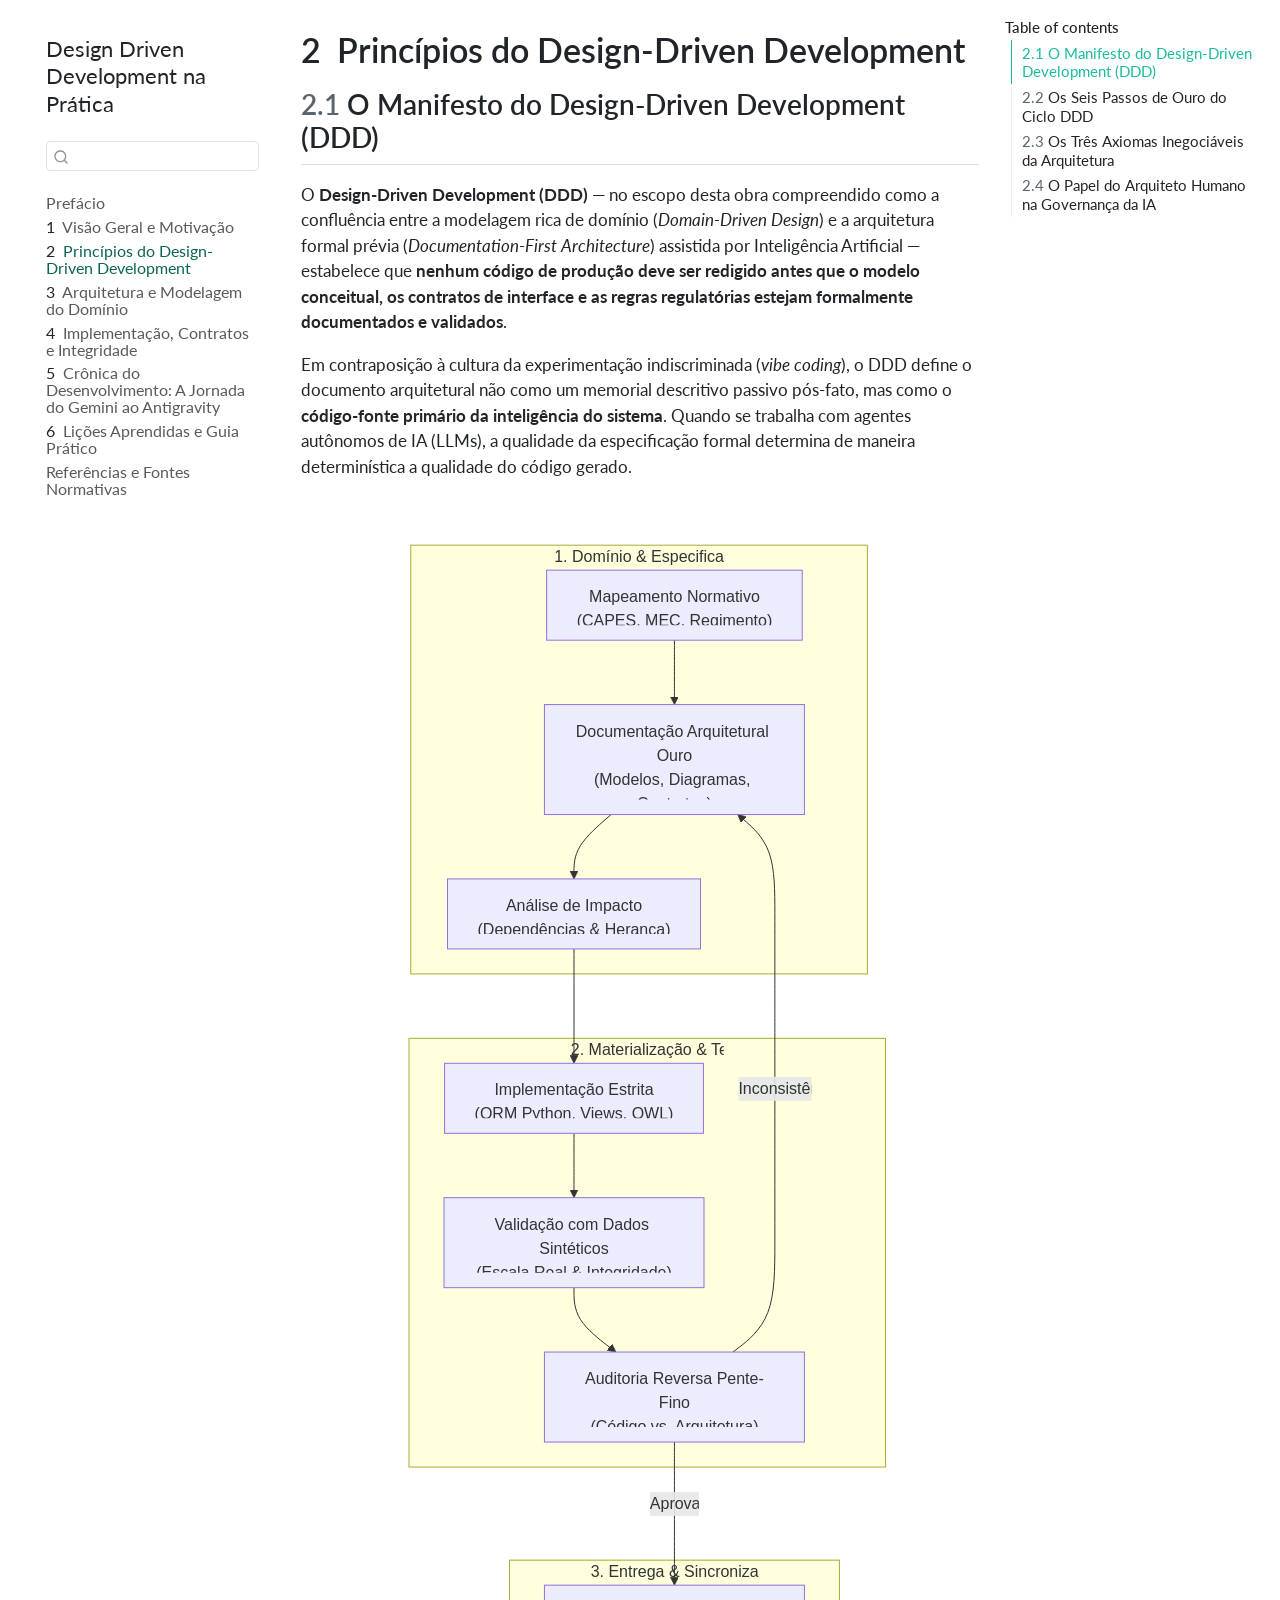
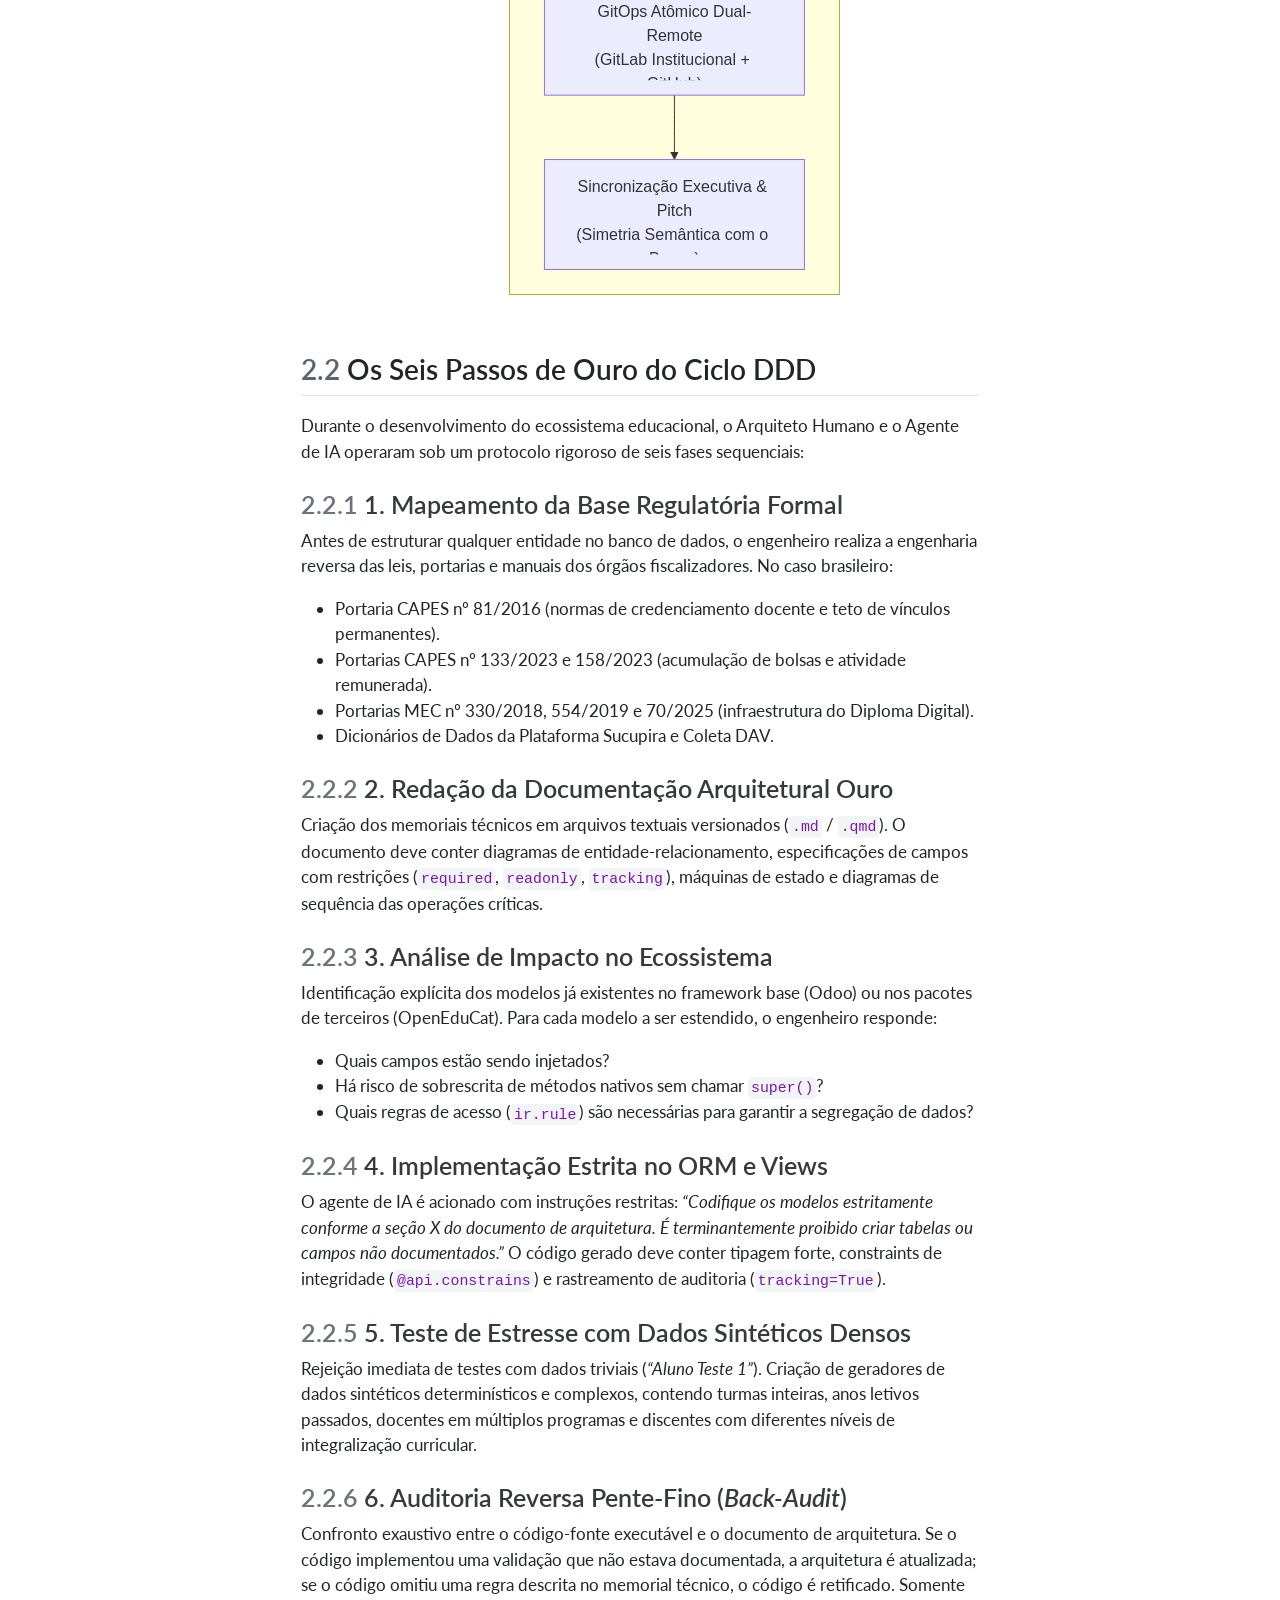
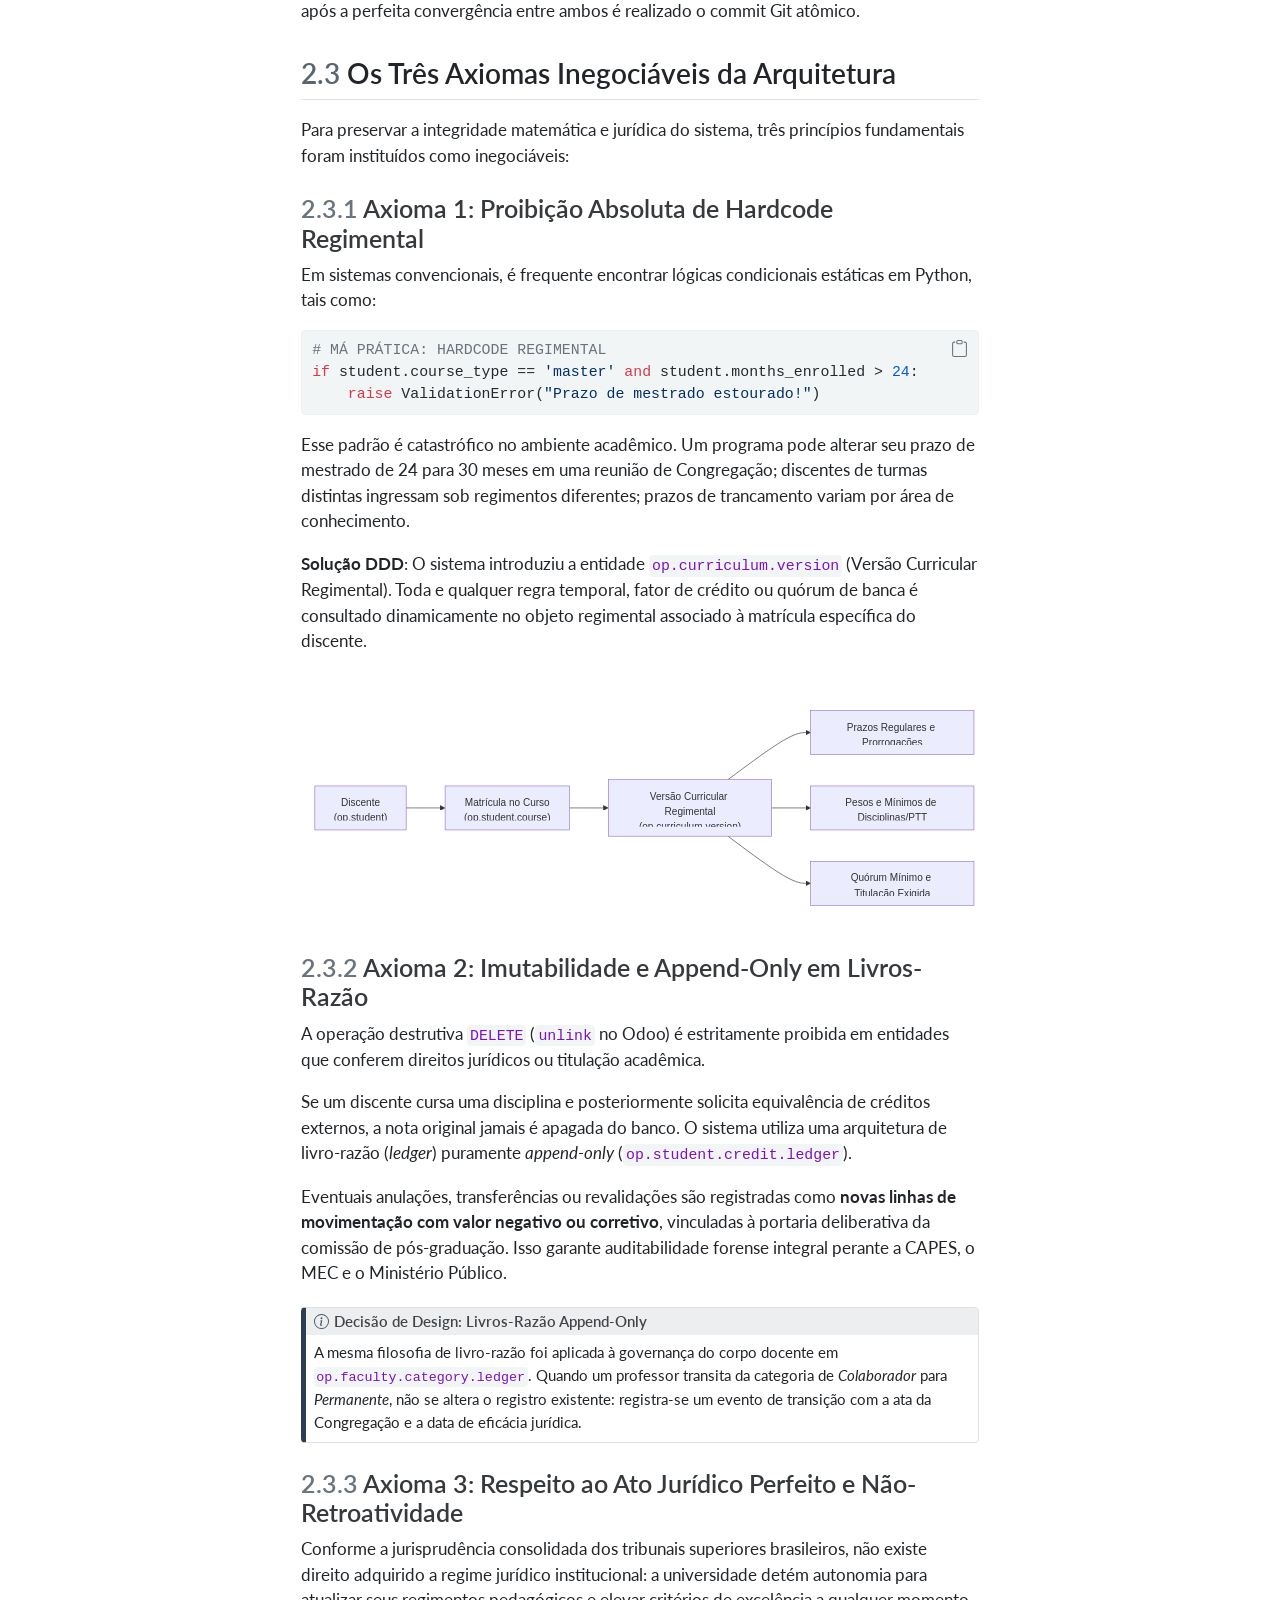
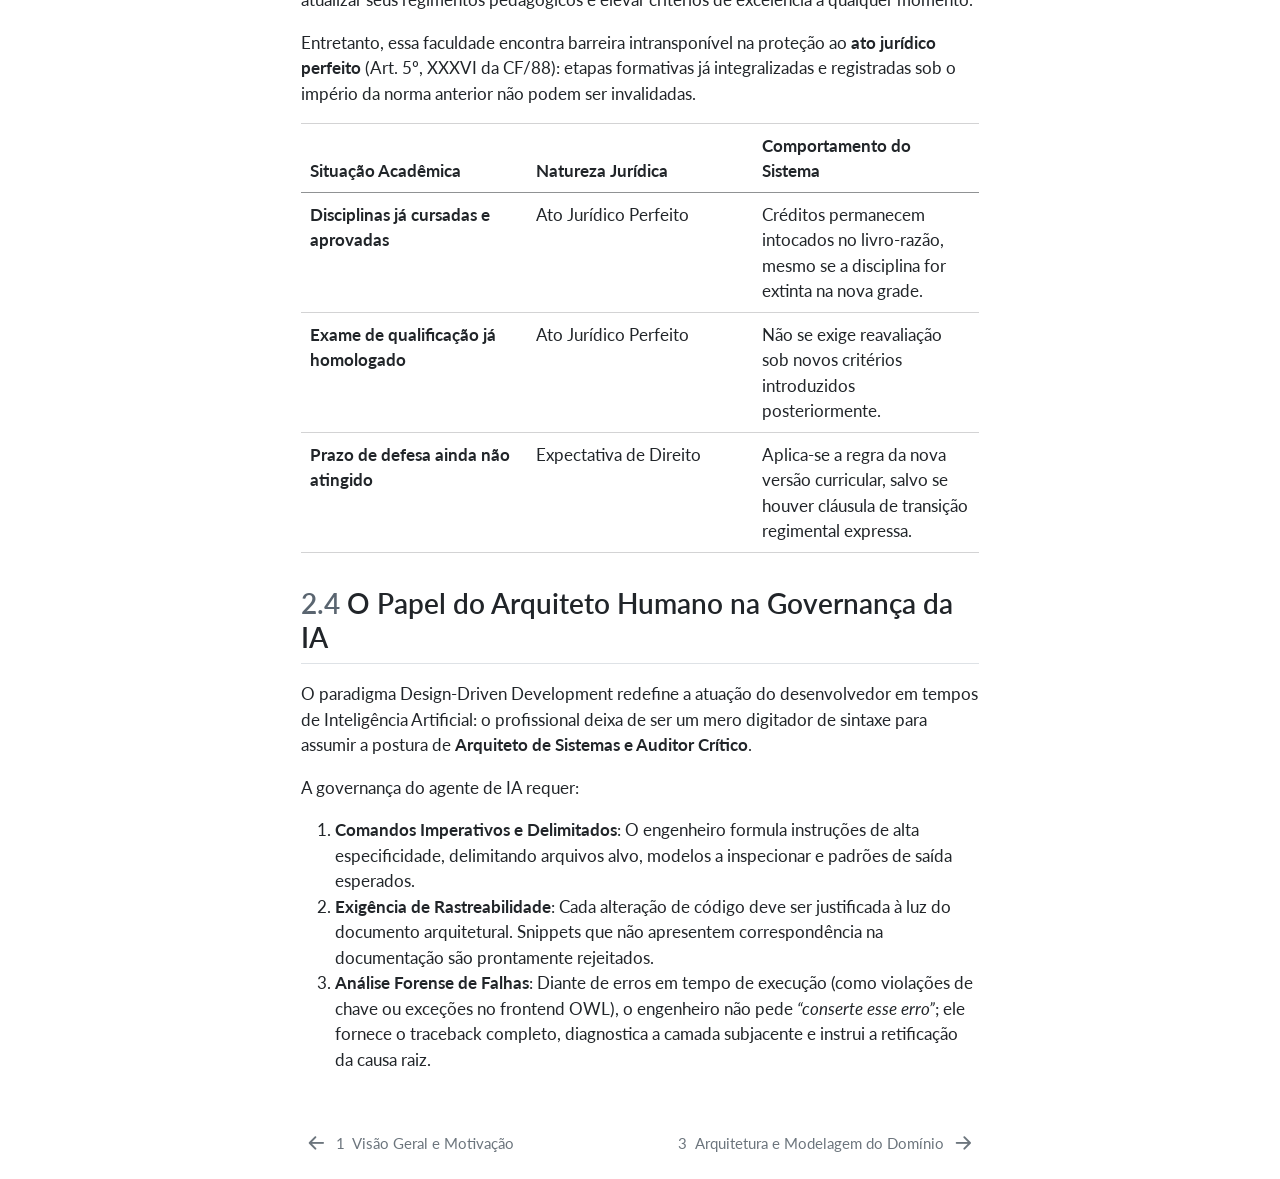
<file: _book/02-principios-design-driven.html>
<!DOCTYPE html>
<html xmlns="http://www.w3.org/1999/xhtml" lang="en" xml:lang="en"><head>

<meta charset="utf-8">
<meta name="generator" content="quarto-1.9.38">

<meta name="viewport" content="width=device-width, initial-scale=1.0, user-scalable=yes">


<title>2&nbsp; Princípios do Design-Driven Development – Design Driven Development na Prática</title>
<style>
/* Default styles provided by pandoc.
** See https://pandoc.org/MANUAL.html#variables-for-html for config info.
*/
code{white-space: pre-wrap;}
span.smallcaps{font-variant: small-caps;}
div.columns{display: flex; gap: min(4vw, 1.5em);}
div.column{flex: auto; overflow-x: auto;}
div.hanging-indent{margin-left: 1.5em; text-indent: -1.5em;}
ul.task-list{list-style: none;}
ul.task-list li input[type="checkbox"] {
  width: 0.8em;
  margin: 0 0.8em 0.2em -1em; /* quarto-specific, see https://github.com/quarto-dev/quarto-cli/issues/4556 */ 
  vertical-align: middle;
}
/* CSS for syntax highlighting */
html { -webkit-text-size-adjust: 100%; }
pre > code.sourceCode { white-space: pre; position: relative; }
pre > code.sourceCode > span { display: inline-block; line-height: 1.25; }
pre > code.sourceCode > span:empty { height: 1.2em; }
.sourceCode { overflow: visible; }
code.sourceCode > span { color: inherit; text-decoration: inherit; }
div.sourceCode { margin: 1em 0; }
pre.sourceCode { margin: 0; }
@media screen {
div.sourceCode { overflow: auto; }
}
@media print {
pre > code.sourceCode { white-space: pre-wrap; }
pre > code.sourceCode > span { text-indent: -5em; padding-left: 5em; }
}
pre.numberSource code
  { counter-reset: source-line 0; }
pre.numberSource code > span
  { position: relative; left: -4em; counter-increment: source-line; }
pre.numberSource code > span > a:first-child::before
  { content: counter(source-line);
    position: relative; left: -1em; text-align: right; vertical-align: baseline;
    border: none; display: inline-block;
    -webkit-touch-callout: none; -webkit-user-select: none;
    -khtml-user-select: none; -moz-user-select: none;
    -ms-user-select: none; user-select: none;
    padding: 0 4px; width: 4em;
  }
pre.numberSource { margin-left: 3em;  padding-left: 4px; }
div.sourceCode
  {   }
@media screen {
pre > code.sourceCode > span > a:first-child::before { text-decoration: underline; }
}
</style>


<script src="site_libs/quarto-nav/quarto-nav.js"></script>
<script src="site_libs/quarto-nav/headroom.min.js"></script>
<script src="site_libs/clipboard/clipboard.min.js"></script>
<script src="site_libs/quarto-search/autocomplete.umd.js"></script>
<script src="site_libs/quarto-search/fuse.min.js"></script>
<script src="site_libs/quarto-search/quarto-search.js"></script>
<meta name="quarto:offset" content="./">
<link href="./03-arquitetura-e-modelagem.html" rel="next">
<link href="./01-visao-geral-e-motivacao.html" rel="prev">
<script src="site_libs/quarto-html/quarto.js" type="module"></script>
<script src="site_libs/quarto-html/tabsets/tabsets.js" type="module"></script>
<script src="site_libs/quarto-html/popper.min.js"></script>
<script src="site_libs/quarto-html/tippy.umd.min.js"></script>
<script src="site_libs/quarto-html/anchor.min.js"></script>
<link href="site_libs/quarto-html/tippy.css" rel="stylesheet">
<link href="site_libs/quarto-html/quarto-syntax-highlighting-de63f62b328812d8e578a4d74e282472.css" rel="stylesheet" id="quarto-text-highlighting-styles">
<script src="site_libs/bootstrap/bootstrap.min.js"></script>
<link href="site_libs/bootstrap/bootstrap-icons.css" rel="stylesheet">
<link href="site_libs/bootstrap/bootstrap-2753fdcdb5afa9599bdf1f47beeab348.min.css" rel="stylesheet" append-hash="true" id="quarto-bootstrap" data-mode="light">
<script id="quarto-search-options" type="application/json">{
  "location": "sidebar",
  "copy-button": false,
  "collapse-after": 3,
  "panel-placement": "start",
  "type": "textbox",
  "limit": 50,
  "keyboard-shortcut": [
    "f",
    "/",
    "s"
  ],
  "show-item-context": false,
  "language": {
    "search-no-results-text": "No results",
    "search-matching-documents-text": "matching documents",
    "search-copy-link-title": "Copy link to search",
    "search-hide-matches-text": "Hide additional matches",
    "search-more-match-text": "more match in this document",
    "search-more-matches-text": "more matches in this document",
    "search-clear-button-title": "Clear",
    "search-text-placeholder": "",
    "search-detached-cancel-button-title": "Cancel",
    "search-submit-button-title": "Submit",
    "search-label": "Search"
  }
}</script>
<meta name="mermaid-theme" content="default">
<script src="site_libs/quarto-diagram/mermaid.min.js"></script>
<script src="site_libs/quarto-diagram/mermaid-init.js"></script>
<link href="site_libs/quarto-diagram/mermaid.css" rel="stylesheet">


<link rel="stylesheet" href="custom.css">
</head>

<body class="nav-sidebar floating quarto-light">

<div id="quarto-search-results"></div>
  <header id="quarto-header" class="headroom fixed-top">
  <nav class="quarto-secondary-nav">
    <div class="container-fluid d-flex">
      <button type="button" class="quarto-btn-toggle btn" data-bs-toggle="collapse" role="button" data-bs-target=".quarto-sidebar-collapse-item" aria-controls="quarto-sidebar" aria-expanded="false" aria-label="Toggle sidebar navigation" onclick="if (window.quartoToggleHeadroom) { window.quartoToggleHeadroom(); }">
        <i class="bi bi-layout-text-sidebar-reverse"></i>
      </button>
        <nav class="quarto-page-breadcrumbs" aria-label="breadcrumb"><ol class="breadcrumb"><li class="breadcrumb-item"><a href="./02-principios-design-driven.html"><span class="chapter-number">2</span>&nbsp; <span class="chapter-title">Princípios do Design-Driven Development</span></a></li></ol></nav>
        <a class="flex-grow-1" role="navigation" data-bs-toggle="collapse" data-bs-target=".quarto-sidebar-collapse-item" aria-controls="quarto-sidebar" aria-expanded="false" aria-label="Toggle sidebar navigation" onclick="if (window.quartoToggleHeadroom) { window.quartoToggleHeadroom(); }">      
        </a>
      <button type="button" class="btn quarto-search-button" aria-label="Search" onclick="window.quartoOpenSearch();">
        <i class="bi bi-search"></i>
      </button>
    </div>
  </nav>
</header>
<!-- content -->
<div id="quarto-content" class="quarto-container page-columns page-rows-contents page-layout-article">
<!-- sidebar -->
  <nav id="quarto-sidebar" class="sidebar collapse collapse-horizontal quarto-sidebar-collapse-item sidebar-navigation floating overflow-auto">
    <div class="pt-lg-2 mt-2 text-left sidebar-header">
    <div class="sidebar-title mb-0 py-0">
      <a href="./">Design Driven Development na Prática</a> 
    </div>
      </div>
        <div class="mt-2 flex-shrink-0 align-items-center">
        <div class="sidebar-search">
        <div id="quarto-search" class="" title="Search"></div>
        </div>
        </div>
    <div class="sidebar-menu-container"> 
    <ul class="list-unstyled mt-1">
        <li class="sidebar-item">
  <div class="sidebar-item-container"> 
  <a href="./index.html" class="sidebar-item-text sidebar-link">
 <span class="menu-text">Prefácio</span></a>
  </div>
</li>
        <li class="sidebar-item">
  <div class="sidebar-item-container"> 
  <a href="./01-visao-geral-e-motivacao.html" class="sidebar-item-text sidebar-link">
 <span class="menu-text"><span class="chapter-number">1</span>&nbsp; <span class="chapter-title">Visão Geral e Motivação</span></span></a>
  </div>
</li>
        <li class="sidebar-item">
  <div class="sidebar-item-container"> 
  <a href="./02-principios-design-driven.html" class="sidebar-item-text sidebar-link active">
 <span class="menu-text"><span class="chapter-number">2</span>&nbsp; <span class="chapter-title">Princípios do Design-Driven Development</span></span></a>
  </div>
</li>
        <li class="sidebar-item">
  <div class="sidebar-item-container"> 
  <a href="./03-arquitetura-e-modelagem.html" class="sidebar-item-text sidebar-link">
 <span class="menu-text"><span class="chapter-number">3</span>&nbsp; <span class="chapter-title">Arquitetura e Modelagem do Domínio</span></span></a>
  </div>
</li>
        <li class="sidebar-item">
  <div class="sidebar-item-container"> 
  <a href="./04-implementacao-e-contratos.html" class="sidebar-item-text sidebar-link">
 <span class="menu-text"><span class="chapter-number">4</span>&nbsp; <span class="chapter-title">Implementação, Contratos e Integridade</span></span></a>
  </div>
</li>
        <li class="sidebar-item">
  <div class="sidebar-item-container"> 
  <a href="./05-cronica-do-desenvolvimento-e-milestones.html" class="sidebar-item-text sidebar-link">
 <span class="menu-text"><span class="chapter-number">5</span>&nbsp; <span class="chapter-title">Crônica do Desenvolvimento: A Jornada do Gemini ao Antigravity</span></span></a>
  </div>
</li>
        <li class="sidebar-item">
  <div class="sidebar-item-container"> 
  <a href="./06-licoes-aprendidas.html" class="sidebar-item-text sidebar-link">
 <span class="menu-text"><span class="chapter-number">6</span>&nbsp; <span class="chapter-title">Lições Aprendidas e Guia Prático</span></span></a>
  </div>
</li>
        <li class="sidebar-item">
  <div class="sidebar-item-container"> 
  <a href="./referencias.html" class="sidebar-item-text sidebar-link">
 <span class="menu-text">Referências e Fontes Normativas</span></a>
  </div>
</li>
    </ul>
    </div>
</nav>
<div id="quarto-sidebar-glass" class="quarto-sidebar-collapse-item" data-bs-toggle="collapse" data-bs-target=".quarto-sidebar-collapse-item"></div>
<!-- margin-sidebar -->
    <div id="quarto-margin-sidebar" class="sidebar margin-sidebar">
        <nav id="TOC" role="doc-toc" class="toc-active">
    <h2 id="toc-title">Table of contents</h2>
   
  <ul>
  <li><a href="#o-manifesto-do-design-driven-development-ddd" id="toc-o-manifesto-do-design-driven-development-ddd" class="nav-link active" data-scroll-target="#o-manifesto-do-design-driven-development-ddd"><span class="header-section-number">2.1</span> O Manifesto do Design-Driven Development (DDD)</a></li>
  <li><a href="#os-seis-passos-de-ouro-do-ciclo-ddd" id="toc-os-seis-passos-de-ouro-do-ciclo-ddd" class="nav-link" data-scroll-target="#os-seis-passos-de-ouro-do-ciclo-ddd"><span class="header-section-number">2.2</span> Os Seis Passos de Ouro do Ciclo DDD</a>
  <ul class="collapse">
  <li><a href="#mapeamento-da-base-regulatória-formal" id="toc-mapeamento-da-base-regulatória-formal" class="nav-link" data-scroll-target="#mapeamento-da-base-regulatória-formal"><span class="header-section-number">2.2.1</span> 1. Mapeamento da Base Regulatória Formal</a></li>
  <li><a href="#redação-da-documentação-arquitetural-ouro" id="toc-redação-da-documentação-arquitetural-ouro" class="nav-link" data-scroll-target="#redação-da-documentação-arquitetural-ouro"><span class="header-section-number">2.2.2</span> 2. Redação da Documentação Arquitetural Ouro</a></li>
  <li><a href="#análise-de-impacto-no-ecossistema" id="toc-análise-de-impacto-no-ecossistema" class="nav-link" data-scroll-target="#análise-de-impacto-no-ecossistema"><span class="header-section-number">2.2.3</span> 3. Análise de Impacto no Ecossistema</a></li>
  <li><a href="#implementação-estrita-no-orm-e-views" id="toc-implementação-estrita-no-orm-e-views" class="nav-link" data-scroll-target="#implementação-estrita-no-orm-e-views"><span class="header-section-number">2.2.4</span> 4. Implementação Estrita no ORM e Views</a></li>
  <li><a href="#teste-de-estresse-com-dados-sintéticos-densos" id="toc-teste-de-estresse-com-dados-sintéticos-densos" class="nav-link" data-scroll-target="#teste-de-estresse-com-dados-sintéticos-densos"><span class="header-section-number">2.2.5</span> 5. Teste de Estresse com Dados Sintéticos Densos</a></li>
  <li><a href="#auditoria-reversa-pente-fino-back-audit" id="toc-auditoria-reversa-pente-fino-back-audit" class="nav-link" data-scroll-target="#auditoria-reversa-pente-fino-back-audit"><span class="header-section-number">2.2.6</span> 6. Auditoria Reversa Pente-Fino (<em>Back-Audit</em>)</a></li>
  </ul></li>
  <li><a href="#os-três-axiomas-inegociáveis-da-arquitetura" id="toc-os-três-axiomas-inegociáveis-da-arquitetura" class="nav-link" data-scroll-target="#os-três-axiomas-inegociáveis-da-arquitetura"><span class="header-section-number">2.3</span> Os Três Axiomas Inegociáveis da Arquitetura</a>
  <ul class="collapse">
  <li><a href="#axioma-1-proibição-absoluta-de-hardcode-regimental" id="toc-axioma-1-proibição-absoluta-de-hardcode-regimental" class="nav-link" data-scroll-target="#axioma-1-proibição-absoluta-de-hardcode-regimental"><span class="header-section-number">2.3.1</span> Axioma 1: Proibição Absoluta de Hardcode Regimental</a></li>
  <li><a href="#axioma-2-imutabilidade-e-append-only-em-livros-razão" id="toc-axioma-2-imutabilidade-e-append-only-em-livros-razão" class="nav-link" data-scroll-target="#axioma-2-imutabilidade-e-append-only-em-livros-razão"><span class="header-section-number">2.3.2</span> Axioma 2: Imutabilidade e Append-Only em Livros-Razão</a></li>
  <li><a href="#axioma-3-respeito-ao-ato-jurídico-perfeito-e-não-retroatividade" id="toc-axioma-3-respeito-ao-ato-jurídico-perfeito-e-não-retroatividade" class="nav-link" data-scroll-target="#axioma-3-respeito-ao-ato-jurídico-perfeito-e-não-retroatividade"><span class="header-section-number">2.3.3</span> Axioma 3: Respeito ao Ato Jurídico Perfeito e Não-Retroatividade</a></li>
  </ul></li>
  <li><a href="#o-papel-do-arquiteto-humano-na-governança-da-ia" id="toc-o-papel-do-arquiteto-humano-na-governança-da-ia" class="nav-link" data-scroll-target="#o-papel-do-arquiteto-humano-na-governança-da-ia"><span class="header-section-number">2.4</span> O Papel do Arquiteto Humano na Governança da IA</a></li>
  </ul>
</nav>
    </div>
<!-- main -->
<main class="content" id="quarto-document-content">

<header id="title-block-header" class="quarto-title-block default">
<div class="quarto-title">
<h1 class="title"><span class="chapter-number">2</span>&nbsp; <span class="chapter-title">Princípios do Design-Driven Development</span></h1>
</div>



<div class="quarto-title-meta">

    
  
    
  </div>
  


</header>


<section id="o-manifesto-do-design-driven-development-ddd" class="level2" data-number="2.1">
<h2 data-number="2.1" class="anchored" data-anchor-id="o-manifesto-do-design-driven-development-ddd"><span class="header-section-number">2.1</span> O Manifesto do Design-Driven Development (DDD)</h2>
<p>O <strong>Design-Driven Development (DDD)</strong> — no escopo desta obra compreendido como a confluência entre a modelagem rica de domínio (<em>Domain-Driven Design</em>) e a arquitetura formal prévia (<em>Documentation-First Architecture</em>) assistida por Inteligência Artificial — estabelece que <strong>nenhum código de produção deve ser redigido antes que o modelo conceitual, os contratos de interface e as regras regulatórias estejam formalmente documentados e validados</strong>.</p>
<p>Em contraposição à cultura da experimentação indiscriminada (<em>vibe coding</em>), o DDD define o documento arquitetural não como um memorial descritivo passivo pós-fato, mas como o <strong>código-fonte primário da inteligência do sistema</strong>. Quando se trabalha com agentes autônomos de IA (LLMs), a qualidade da especificação formal determina de maneira determinística a qualidade do código gerado.</p>
<div class="cell" data-layout-align="default">
<div class="cell-output-display">
<div>
<p></p><figure class="figure"><p></p>
<div>
<pre class="mermaid mermaid-js">flowchart TD
    subgraph FaseConceitual["1. Domínio &amp; Especificação"]
        Regulacao["Mapeamento Normativo&lt;br/&gt;(CAPES, MEC, Regimento)"]
        DocOuro["Documentação Arquitetural Ouro&lt;br/&gt;(Modelos, Diagramas, Contratos)"]
        Impacto["Análise de Impacto&lt;br/&gt;(Dependências &amp; Herança)"]
    end

    subgraph FaseExecutiva["2. Materialização &amp; Teste"]
        Implementacao["Implementação Estrita&lt;br/&gt;(ORM Python, Views, OWL)"]
        CargaSintetica["Validação com Dados Sintéticos&lt;br/&gt;(Escala Real &amp; Integridade)"]
        BackAudit["Auditoria Reversa Pente-Fino&lt;br/&gt;(Código vs. Arquitetura)"]
    end

    subgraph FaseGovernanca["3. Entrega &amp; Sincronização"]
        Commit["GitOps Atômico Dual-Remote&lt;br/&gt;(GitLab Institucional + GitHub)"]
        SincExecutiva["Sincronização Executiva &amp; Pitch&lt;br/&gt;(Simetria Semântica com o Banco)"]
    end

    Regulacao --&gt; DocOuro
    DocOuro --&gt; Impacto
    Impacto --&gt; Implementacao
    Implementacao --&gt; CargaSintetica
    CargaSintetica --&gt; BackAudit
    BackAudit --&gt;|Inconsistência| DocOuro
    BackAudit --&gt;|Aprovado| Commit
    Commit --&gt; SincExecutiva
</pre>
</div>
<p></p></figure><p></p>
</div>
</div>
</div>
</section>
<section id="os-seis-passos-de-ouro-do-ciclo-ddd" class="level2" data-number="2.2">
<h2 data-number="2.2" class="anchored" data-anchor-id="os-seis-passos-de-ouro-do-ciclo-ddd"><span class="header-section-number">2.2</span> Os Seis Passos de Ouro do Ciclo DDD</h2>
<p>Durante o desenvolvimento do ecossistema educacional, o Arquiteto Humano e o Agente de IA operaram sob um protocolo rigoroso de seis fases sequenciais:</p>
<section id="mapeamento-da-base-regulatória-formal" class="level3" data-number="2.2.1">
<h3 data-number="2.2.1" class="anchored" data-anchor-id="mapeamento-da-base-regulatória-formal"><span class="header-section-number">2.2.1</span> 1. Mapeamento da Base Regulatória Formal</h3>
<p>Antes de estruturar qualquer entidade no banco de dados, o engenheiro realiza a engenharia reversa das leis, portarias e manuais dos órgãos fiscalizadores. No caso brasileiro:</p>
<ul>
<li>Portaria CAPES nº 81/2016 (normas de credenciamento docente e teto de vínculos permanentes).</li>
<li>Portarias CAPES nº 133/2023 e 158/2023 (acumulação de bolsas e atividade remunerada).</li>
<li>Portarias MEC nº 330/2018, 554/2019 e 70/2025 (infraestrutura do Diploma Digital).</li>
<li>Dicionários de Dados da Plataforma Sucupira e Coleta DAV.</li>
</ul>
</section>
<section id="redação-da-documentação-arquitetural-ouro" class="level3" data-number="2.2.2">
<h3 data-number="2.2.2" class="anchored" data-anchor-id="redação-da-documentação-arquitetural-ouro"><span class="header-section-number">2.2.2</span> 2. Redação da Documentação Arquitetural Ouro</h3>
<p>Criação dos memoriais técnicos em arquivos textuais versionados (<code>.md</code> / <code>.qmd</code>). O documento deve conter diagramas de entidade-relacionamento, especificações de campos com restrições (<code>required</code>, <code>readonly</code>, <code>tracking</code>), máquinas de estado e diagramas de sequência das operações críticas.</p>
</section>
<section id="análise-de-impacto-no-ecossistema" class="level3" data-number="2.2.3">
<h3 data-number="2.2.3" class="anchored" data-anchor-id="análise-de-impacto-no-ecossistema"><span class="header-section-number">2.2.3</span> 3. Análise de Impacto no Ecossistema</h3>
<p>Identificação explícita dos modelos já existentes no framework base (Odoo) ou nos pacotes de terceiros (OpenEduCat). Para cada modelo a ser estendido, o engenheiro responde:</p>
<ul>
<li>Quais campos estão sendo injetados?</li>
<li>Há risco de sobrescrita de métodos nativos sem chamar <code>super()</code>?</li>
<li>Quais regras de acesso (<code>ir.rule</code>) são necessárias para garantir a segregação de dados?</li>
</ul>
</section>
<section id="implementação-estrita-no-orm-e-views" class="level3" data-number="2.2.4">
<h3 data-number="2.2.4" class="anchored" data-anchor-id="implementação-estrita-no-orm-e-views"><span class="header-section-number">2.2.4</span> 4. Implementação Estrita no ORM e Views</h3>
<p>O agente de IA é acionado com instruções restritas: <em>“Codifique os modelos estritamente conforme a seção X do documento de arquitetura. É terminantemente proibido criar tabelas ou campos não documentados.”</em> O código gerado deve conter tipagem forte, constraints de integridade (<code>@api.constrains</code>) e rastreamento de auditoria (<code>tracking=True</code>).</p>
</section>
<section id="teste-de-estresse-com-dados-sintéticos-densos" class="level3" data-number="2.2.5">
<h3 data-number="2.2.5" class="anchored" data-anchor-id="teste-de-estresse-com-dados-sintéticos-densos"><span class="header-section-number">2.2.5</span> 5. Teste de Estresse com Dados Sintéticos Densos</h3>
<p>Rejeição imediata de testes com dados triviais (<em>“Aluno Teste 1”</em>). Criação de geradores de dados sintéticos determinísticos e complexos, contendo turmas inteiras, anos letivos passados, docentes em múltiplos programas e discentes com diferentes níveis de integralização curricular.</p>
</section>
<section id="auditoria-reversa-pente-fino-back-audit" class="level3" data-number="2.2.6">
<h3 data-number="2.2.6" class="anchored" data-anchor-id="auditoria-reversa-pente-fino-back-audit"><span class="header-section-number">2.2.6</span> 6. Auditoria Reversa Pente-Fino (<em>Back-Audit</em>)</h3>
<p>Confronto exaustivo entre o código-fonte executável e o documento de arquitetura. Se o código implementou uma validação que não estava documentada, a arquitetura é atualizada; se o código omitiu uma regra descrita no memorial técnico, o código é retificado. Somente após a perfeita convergência entre ambos é realizado o commit Git atômico.</p>
</section>
</section>
<section id="os-três-axiomas-inegociáveis-da-arquitetura" class="level2" data-number="2.3">
<h2 data-number="2.3" class="anchored" data-anchor-id="os-três-axiomas-inegociáveis-da-arquitetura"><span class="header-section-number">2.3</span> Os Três Axiomas Inegociáveis da Arquitetura</h2>
<p>Para preservar a integridade matemática e jurídica do sistema, três princípios fundamentais foram instituídos como inegociáveis:</p>
<section id="axioma-1-proibição-absoluta-de-hardcode-regimental" class="level3" data-number="2.3.1">
<h3 data-number="2.3.1" class="anchored" data-anchor-id="axioma-1-proibição-absoluta-de-hardcode-regimental"><span class="header-section-number">2.3.1</span> Axioma 1: Proibição Absoluta de Hardcode Regimental</h3>
<p>Em sistemas convencionais, é frequente encontrar lógicas condicionais estáticas em Python, tais como:</p>
<div class="code-copy-outer-scaffold"><div class="sourceCode" id="cb1"><pre class="sourceCode python code-with-copy"><code class="sourceCode python"><span id="cb1-1"><a href="#cb1-1" aria-hidden="true" tabindex="-1"></a><span class="co"># MÁ PRÁTICA: HARDCODE REGIMENTAL</span></span>
<span id="cb1-2"><a href="#cb1-2" aria-hidden="true" tabindex="-1"></a><span class="cf">if</span> student.course_type <span class="op">==</span> <span class="st">'master'</span> <span class="kw">and</span> student.months_enrolled <span class="op">&gt;</span> <span class="dv">24</span>:</span>
<span id="cb1-3"><a href="#cb1-3" aria-hidden="true" tabindex="-1"></a>    <span class="cf">raise</span> ValidationError(<span class="st">"Prazo de mestrado estourado!"</span>)</span></code></pre></div><button title="Copy to Clipboard" class="code-copy-button"><i class="bi"></i></button></div>
<p>Esse padrão é catastrófico no ambiente acadêmico. Um programa pode alterar seu prazo de mestrado de 24 para 30 meses em uma reunião de Congregação; discentes de turmas distintas ingressam sob regimentos diferentes; prazos de trancamento variam por área de conhecimento.</p>
<p><strong>Solução DDD</strong>: O sistema introduziu a entidade <code>op.curriculum.version</code> (Versão Curricular Regimental). Toda e qualquer regra temporal, fator de crédito ou quórum de banca é consultado dinamicamente no objeto regimental associado à matrícula específica do discente.</p>
<div class="cell" data-layout-align="default">
<div class="cell-output-display">
<div>
<p></p><figure class="figure"><p></p>
<div>
<pre class="mermaid mermaid-js">flowchart LR
    Discente["Discente&lt;br/&gt;(op.student)"] --&gt; Matricula["Matrícula no Curso&lt;br/&gt;(op.student.course)"]
    Matricula --&gt; VersaoCurricular["Versão Curricular Regimental&lt;br/&gt;(op.curriculum.version)"]
    VersaoCurricular --&gt; RegrasPrazos["Prazos Regulares e Prorrogações"]
    VersaoCurricular --&gt; RegrasCreditos["Pesos e Mínimos de Disciplinas/PTT"]
    VersaoCurricular --&gt; RegrasBancas["Quórum Mínimo e Titulação Exigida"]
</pre>
</div>
<p></p></figure><p></p>
</div>
</div>
</div>
</section>
<section id="axioma-2-imutabilidade-e-append-only-em-livros-razão" class="level3" data-number="2.3.2">
<h3 data-number="2.3.2" class="anchored" data-anchor-id="axioma-2-imutabilidade-e-append-only-em-livros-razão"><span class="header-section-number">2.3.2</span> Axioma 2: Imutabilidade e Append-Only em Livros-Razão</h3>
<p>A operação destrutiva <code>DELETE</code> (<code>unlink</code> no Odoo) é estritamente proibida em entidades que conferem direitos jurídicos ou titulação acadêmica.</p>
<p>Se um discente cursa uma disciplina e posteriormente solicita equivalência de créditos externos, a nota original jamais é apagada do banco. O sistema utiliza uma arquitetura de livro-razão (<em>ledger</em>) puramente <em>append-only</em> (<code>op.student.credit.ledger</code>).</p>
<p>Eventuais anulações, transferências ou revalidações são registradas como <strong>novas linhas de movimentação com valor negativo ou corretivo</strong>, vinculadas à portaria deliberativa da comissão de pós-graduação. Isso garante auditabilidade forense integral perante a CAPES, o MEC e o Ministério Público.</p>
<div class="callout callout-style-default callout-note callout-titled">
<div class="callout-header d-flex align-content-center">
<div class="callout-icon-container">
<i class="callout-icon"></i>
</div>
<div class="callout-title-container flex-fill">
<span class="screen-reader-only">Note</span>Decisão de Design: Livros-Razão Append-Only
</div>
</div>
<div class="callout-body-container callout-body">
<p>A mesma filosofia de livro-razão foi aplicada à governança do corpo docente em <code>op.faculty.category.ledger</code>. Quando um professor transita da categoria de <em>Colaborador</em> para <em>Permanente</em>, não se altera o registro existente: registra-se um evento de transição com a ata da Congregação e a data de eficácia jurídica.</p>
</div>
</div>
</section>
<section id="axioma-3-respeito-ao-ato-jurídico-perfeito-e-não-retroatividade" class="level3" data-number="2.3.3">
<h3 data-number="2.3.3" class="anchored" data-anchor-id="axioma-3-respeito-ao-ato-jurídico-perfeito-e-não-retroatividade"><span class="header-section-number">2.3.3</span> Axioma 3: Respeito ao Ato Jurídico Perfeito e Não-Retroatividade</h3>
<p>Conforme a jurisprudência consolidada dos tribunais superiores brasileiros, não existe direito adquirido a regime jurídico institucional: a universidade detém autonomia para atualizar seus regimentos pedagógicos e elevar critérios de excelência a qualquer momento.</p>
<p>Entretanto, essa faculdade encontra barreira intransponível na proteção ao <strong>ato jurídico perfeito</strong> (Art. 5º, XXXVI da CF/88): etapas formativas já integralizadas e registradas sob o império da norma anterior não podem ser invalidadas.</p>
<table class="caption-top table">
<colgroup>
<col style="width: 33%">
<col style="width: 33%">
<col style="width: 33%">
</colgroup>
<thead>
<tr class="header">
<th style="text-align: left;">Situação Acadêmica</th>
<th style="text-align: left;">Natureza Jurídica</th>
<th style="text-align: left;">Comportamento do Sistema</th>
</tr>
</thead>
<tbody>
<tr class="odd">
<td style="text-align: left;"><strong>Disciplinas já cursadas e aprovadas</strong></td>
<td style="text-align: left;">Ato Jurídico Perfeito</td>
<td style="text-align: left;">Créditos permanecem intocados no livro-razão, mesmo se a disciplina for extinta na nova grade.</td>
</tr>
<tr class="even">
<td style="text-align: left;"><strong>Exame de qualificação já homologado</strong></td>
<td style="text-align: left;">Ato Jurídico Perfeito</td>
<td style="text-align: left;">Não se exige reavaliação sob novos critérios introduzidos posteriormente.</td>
</tr>
<tr class="odd">
<td style="text-align: left;"><strong>Prazo de defesa ainda não atingido</strong></td>
<td style="text-align: left;">Expectativa de Direito</td>
<td style="text-align: left;">Aplica-se a regra da nova versão curricular, salvo se houver cláusula de transição regimental expressa.</td>
</tr>
</tbody>
</table>
</section>
</section>
<section id="o-papel-do-arquiteto-humano-na-governança-da-ia" class="level2" data-number="2.4">
<h2 data-number="2.4" class="anchored" data-anchor-id="o-papel-do-arquiteto-humano-na-governança-da-ia"><span class="header-section-number">2.4</span> O Papel do Arquiteto Humano na Governança da IA</h2>
<p>O paradigma Design-Driven Development redefine a atuação do desenvolvedor em tempos de Inteligência Artificial: o profissional deixa de ser um mero digitador de sintaxe para assumir a postura de <strong>Arquiteto de Sistemas e Auditor Crítico</strong>.</p>
<p>A governança do agente de IA requer:</p>
<ol type="1">
<li><strong>Comandos Imperativos e Delimitados</strong>: O engenheiro formula instruções de alta especificidade, delimitando arquivos alvo, modelos a inspecionar e padrões de saída esperados.</li>
<li><strong>Exigência de Rastreabilidade</strong>: Cada alteração de código deve ser justificada à luz do documento arquitetural. Snippets que não apresentem correspondência na documentação são prontamente rejeitados.</li>
<li><strong>Análise Forense de Falhas</strong>: Diante de erros em tempo de execução (como violações de chave ou exceções no frontend OWL), o engenheiro não pede <em>“conserte esse erro”</em>; ele fornece o traceback completo, diagnostica a camada subjacente e instrui a retificação da causa raiz.</li>
</ol>


</section>

</main> <!-- /main -->
<script id="quarto-html-after-body" type="application/javascript">
  window.document.addEventListener("DOMContentLoaded", function (event) {
    const icon = "";
    const anchorJS = new window.AnchorJS();
    anchorJS.options = {
      placement: 'right',
      icon: icon
    };
    anchorJS.add('.anchored');
    const isCodeAnnotation = (el) => {
      for (const clz of el.classList) {
        if (clz.startsWith('code-annotation-')) {                     
          return true;
        }
      }
      return false;
    }
    const onCopySuccess = function(e) {
      // button target
      const button = e.trigger;
      // don't keep focus
      button.blur();
      // flash "checked"
      button.classList.add('code-copy-button-checked');
      var currentTitle = button.getAttribute("title");
      button.setAttribute("title", "Copied!");
      let tooltip;
      if (window.bootstrap) {
        button.setAttribute("data-bs-toggle", "tooltip");
        button.setAttribute("data-bs-placement", "left");
        button.setAttribute("data-bs-title", "Copied!");
        tooltip = new bootstrap.Tooltip(button, 
          { trigger: "manual", 
            customClass: "code-copy-button-tooltip",
            offset: [0, -8]});
        tooltip.show();    
      }
      setTimeout(function() {
        if (tooltip) {
          tooltip.hide();
          button.removeAttribute("data-bs-title");
          button.removeAttribute("data-bs-toggle");
          button.removeAttribute("data-bs-placement");
        }
        button.setAttribute("title", currentTitle);
        button.classList.remove('code-copy-button-checked');
      }, 1000);
      // clear code selection
      e.clearSelection();
    }
    const getTextToCopy = function(trigger) {
      const outerScaffold = trigger.parentElement.cloneNode(true);
      const codeEl = outerScaffold.querySelector('code');
      for (const childEl of codeEl.children) {
        if (isCodeAnnotation(childEl)) {
          childEl.remove();
        }
      }
      return codeEl.innerText;
    }
    const clipboard = new window.ClipboardJS('.code-copy-button:not([data-in-quarto-modal])', {
      text: getTextToCopy
    });
    clipboard.on('success', onCopySuccess);
    if (window.document.getElementById('quarto-embedded-source-code-modal')) {
      const clipboardModal = new window.ClipboardJS('.code-copy-button[data-in-quarto-modal]', {
        text: getTextToCopy,
        container: window.document.getElementById('quarto-embedded-source-code-modal')
      });
      clipboardModal.on('success', onCopySuccess);
    }
      var localhostRegex = new RegExp(/^(?:http|https):\/\/localhost\:?[0-9]*\//);
      var mailtoRegex = new RegExp(/^mailto:/);
        var filterRegex = new RegExp('/' + window.location.host + '/');
      var isInternal = (href) => {
          return filterRegex.test(href) || localhostRegex.test(href) || mailtoRegex.test(href);
      }
      // Inspect non-navigation links and adorn them if external
     var links = window.document.querySelectorAll('a[href]:not(.nav-link):not(.navbar-brand):not(.toc-action):not(.sidebar-link):not(.sidebar-item-toggle):not(.pagination-link):not(.no-external):not([aria-hidden]):not(.dropdown-item):not(.quarto-navigation-tool):not(.about-link)');
      for (var i=0; i<links.length; i++) {
        const link = links[i];
        if (!isInternal(link.href)) {
          // undo the damage that might have been done by quarto-nav.js in the case of
          // links that we want to consider external
          if (link.dataset.originalHref !== undefined) {
            link.href = link.dataset.originalHref;
          }
        }
      }
    function tippyHover(el, contentFn, onTriggerFn, onUntriggerFn) {
      const config = {
        allowHTML: true,
        maxWidth: 500,
        delay: 100,
        arrow: false,
        appendTo: function(el) {
            return el.parentElement;
        },
        interactive: true,
        interactiveBorder: 10,
        theme: 'quarto',
        placement: 'bottom-start',
      };
      if (contentFn) {
        config.content = contentFn;
      }
      if (onTriggerFn) {
        config.onTrigger = onTriggerFn;
      }
      if (onUntriggerFn) {
        config.onUntrigger = onUntriggerFn;
      }
      window.tippy(el, config); 
    }
    const noterefs = window.document.querySelectorAll('a[role="doc-noteref"]');
    for (var i=0; i<noterefs.length; i++) {
      const ref = noterefs[i];
      tippyHover(ref, function() {
        // use id or data attribute instead here
        let href = ref.getAttribute('data-footnote-href') || ref.getAttribute('href');
        try { href = new URL(href).hash; } catch {}
        const id = href.replace(/^#\/?/, "");
        const note = window.document.getElementById(id);
        if (note) {
          return note.innerHTML;
        } else {
          return "";
        }
      });
    }
    const xrefs = window.document.querySelectorAll('a.quarto-xref');
    const processXRef = (id, note) => {
      // Strip column container classes
      const stripColumnClz = (el) => {
        el.classList.remove("page-full", "page-columns");
        if (el.children) {
          for (const child of el.children) {
            stripColumnClz(child);
          }
        }
      }
      stripColumnClz(note)
      if (id === null || id.startsWith('sec-')) {
        // Special case sections, only their first couple elements
        const container = document.createElement("div");
        if (note.children && note.children.length > 2) {
          container.appendChild(note.children[0].cloneNode(true));
          for (let i = 1; i < note.children.length; i++) {
            const child = note.children[i];
            if (child.tagName === "P" && child.innerText === "") {
              continue;
            } else {
              container.appendChild(child.cloneNode(true));
              break;
            }
          }
          if (window.Quarto?.typesetMath) {
            window.Quarto.typesetMath(container);
          }
          return container.innerHTML
        } else {
          if (window.Quarto?.typesetMath) {
            window.Quarto.typesetMath(note);
          }
          return note.innerHTML;
        }
      } else {
        // Remove any anchor links if they are present
        const anchorLink = note.querySelector('a.anchorjs-link');
        if (anchorLink) {
          anchorLink.remove();
        }
        if (window.Quarto?.typesetMath) {
          window.Quarto.typesetMath(note);
        }
        if (note.classList.contains("callout")) {
          return note.outerHTML;
        } else {
          return note.innerHTML;
        }
      }
    }
    for (var i=0; i<xrefs.length; i++) {
      const xref = xrefs[i];
      tippyHover(xref, undefined, function(instance) {
        instance.disable();
        let url = xref.getAttribute('href');
        let hash = undefined; 
        if (url.startsWith('#')) {
          hash = url;
        } else {
          try { hash = new URL(url).hash; } catch {}
        }
        if (hash) {
          const id = hash.replace(/^#\/?/, "");
          const note = window.document.getElementById(id);
          if (note !== null) {
            try {
              const html = processXRef(id, note.cloneNode(true));
              instance.setContent(html);
            } finally {
              instance.enable();
              instance.show();
            }
          } else {
            // See if we can fetch this
            fetch(url.split('#')[0])
            .then(res => res.text())
            .then(html => {
              const parser = new DOMParser();
              const htmlDoc = parser.parseFromString(html, "text/html");
              const note = htmlDoc.getElementById(id);
              if (note !== null) {
                const html = processXRef(id, note);
                instance.setContent(html);
              } 
            }).finally(() => {
              instance.enable();
              instance.show();
            });
          }
        } else {
          // See if we can fetch a full url (with no hash to target)
          // This is a special case and we should probably do some content thinning / targeting
          fetch(url)
          .then(res => res.text())
          .then(html => {
            const parser = new DOMParser();
            const htmlDoc = parser.parseFromString(html, "text/html");
            const note = htmlDoc.querySelector('main.content');
            if (note !== null) {
              // This should only happen for chapter cross references
              // (since there is no id in the URL)
              // remove the first header
              if (note.children.length > 0 && note.children[0].tagName === "HEADER") {
                note.children[0].remove();
              }
              const html = processXRef(null, note);
              instance.setContent(html);
            } 
          }).finally(() => {
            instance.enable();
            instance.show();
          });
        }
      }, function(instance) {
      });
    }
        let selectedAnnoteEl;
        const selectorForAnnotation = ( cell, annotation) => {
          let cellAttr = 'data-code-cell="' + cell + '"';
          let lineAttr = 'data-code-annotation="' +  annotation + '"';
          const selector = 'span[' + cellAttr + '][' + lineAttr + ']';
          return selector;
        }
        const selectCodeLines = (annoteEl) => {
          const doc = window.document;
          const targetCell = annoteEl.getAttribute("data-target-cell");
          const targetAnnotation = annoteEl.getAttribute("data-target-annotation");
          const annoteSpan = window.document.querySelector(selectorForAnnotation(targetCell, targetAnnotation));
          const lines = annoteSpan.getAttribute("data-code-lines").split(",");
          const lineIds = lines.map((line) => {
            return targetCell + "-" + line;
          })
          let top = null;
          let height = null;
          let parent = null;
          if (lineIds.length > 0) {
              //compute the position of the single el (top and bottom and make a div)
              const el = window.document.getElementById(lineIds[0]);
              top = el.offsetTop;
              height = el.offsetHeight;
              parent = el.parentElement.parentElement;
            if (lineIds.length > 1) {
              const lastEl = window.document.getElementById(lineIds[lineIds.length - 1]);
              const bottom = lastEl.offsetTop + lastEl.offsetHeight;
              height = bottom - top;
            }
            if (top !== null && height !== null && parent !== null) {
              // cook up a div (if necessary) and position it 
              let div = window.document.getElementById("code-annotation-line-highlight");
              if (div === null) {
                div = window.document.createElement("div");
                div.setAttribute("id", "code-annotation-line-highlight");
                div.style.position = 'absolute';
                parent.appendChild(div);
              }
              div.style.top = top - 2 + "px";
              div.style.height = height + 4 + "px";
              div.style.left = 0;
              let gutterDiv = window.document.getElementById("code-annotation-line-highlight-gutter");
              if (gutterDiv === null) {
                gutterDiv = window.document.createElement("div");
                gutterDiv.setAttribute("id", "code-annotation-line-highlight-gutter");
                gutterDiv.style.position = 'absolute';
                const codeCell = window.document.getElementById(targetCell);
                const gutter = codeCell.querySelector('.code-annotation-gutter');
                gutter.appendChild(gutterDiv);
              }
              gutterDiv.style.top = top - 2 + "px";
              gutterDiv.style.height = height + 4 + "px";
            }
            selectedAnnoteEl = annoteEl;
          }
        };
        const unselectCodeLines = () => {
          const elementsIds = ["code-annotation-line-highlight", "code-annotation-line-highlight-gutter"];
          elementsIds.forEach((elId) => {
            const div = window.document.getElementById(elId);
            if (div) {
              div.remove();
            }
          });
          selectedAnnoteEl = undefined;
        };
          // Handle positioning of the toggle
      window.addEventListener(
        "resize",
        throttle(() => {
          elRect = undefined;
          if (selectedAnnoteEl) {
            selectCodeLines(selectedAnnoteEl);
          }
        }, 10)
      );
      function throttle(fn, ms) {
      let throttle = false;
      let timer;
        return (...args) => {
          if(!throttle) { // first call gets through
              fn.apply(this, args);
              throttle = true;
          } else { // all the others get throttled
              if(timer) clearTimeout(timer); // cancel #2
              timer = setTimeout(() => {
                fn.apply(this, args);
                timer = throttle = false;
              }, ms);
          }
        };
      }
        // Attach click handler to the DT
        const annoteDls = window.document.querySelectorAll('dt[data-target-cell]');
        for (const annoteDlNode of annoteDls) {
          annoteDlNode.addEventListener('click', (event) => {
            const clickedEl = event.target;
            if (clickedEl !== selectedAnnoteEl) {
              unselectCodeLines();
              const activeEl = window.document.querySelector('dt[data-target-cell].code-annotation-active');
              if (activeEl) {
                activeEl.classList.remove('code-annotation-active');
              }
              selectCodeLines(clickedEl);
              clickedEl.classList.add('code-annotation-active');
            } else {
              // Unselect the line
              unselectCodeLines();
              clickedEl.classList.remove('code-annotation-active');
            }
          });
        }
    const findCites = (el) => {
      const parentEl = el.parentElement;
      if (parentEl) {
        const cites = parentEl.dataset.cites;
        if (cites) {
          return {
            el,
            cites: cites.split(' ')
          };
        } else {
          return findCites(el.parentElement)
        }
      } else {
        return undefined;
      }
    };
    var bibliorefs = window.document.querySelectorAll('a[role="doc-biblioref"]');
    for (var i=0; i<bibliorefs.length; i++) {
      const ref = bibliorefs[i];
      const citeInfo = findCites(ref);
      if (citeInfo) {
        tippyHover(citeInfo.el, function() {
          var popup = window.document.createElement('div');
          citeInfo.cites.forEach(function(cite) {
            var citeDiv = window.document.createElement('div');
            citeDiv.classList.add('hanging-indent');
            citeDiv.classList.add('csl-entry');
            var biblioDiv = window.document.getElementById('ref-' + cite);
            if (biblioDiv) {
              citeDiv.innerHTML = biblioDiv.innerHTML;
            }
            popup.appendChild(citeDiv);
          });
          return popup.innerHTML;
        });
      }
    }
  });
  </script>
<nav class="page-navigation">
  <div class="nav-page nav-page-previous">
      <a href="./01-visao-geral-e-motivacao.html" class="pagination-link" aria-label="Visão Geral e Motivação">
        <i class="bi bi-arrow-left-short"></i> <span class="nav-page-text"><span class="chapter-number">1</span>&nbsp; <span class="chapter-title">Visão Geral e Motivação</span></span>
      </a>          
  </div>
  <div class="nav-page nav-page-next">
      <a href="./03-arquitetura-e-modelagem.html" class="pagination-link" aria-label="Arquitetura e Modelagem do Domínio">
        <span class="nav-page-text"><span class="chapter-number">3</span>&nbsp; <span class="chapter-title">Arquitetura e Modelagem do Domínio</span></span> <i class="bi bi-arrow-right-short"></i>
      </a>
  </div>
</nav>
</div> <!-- /content -->




</body></html>
</file>
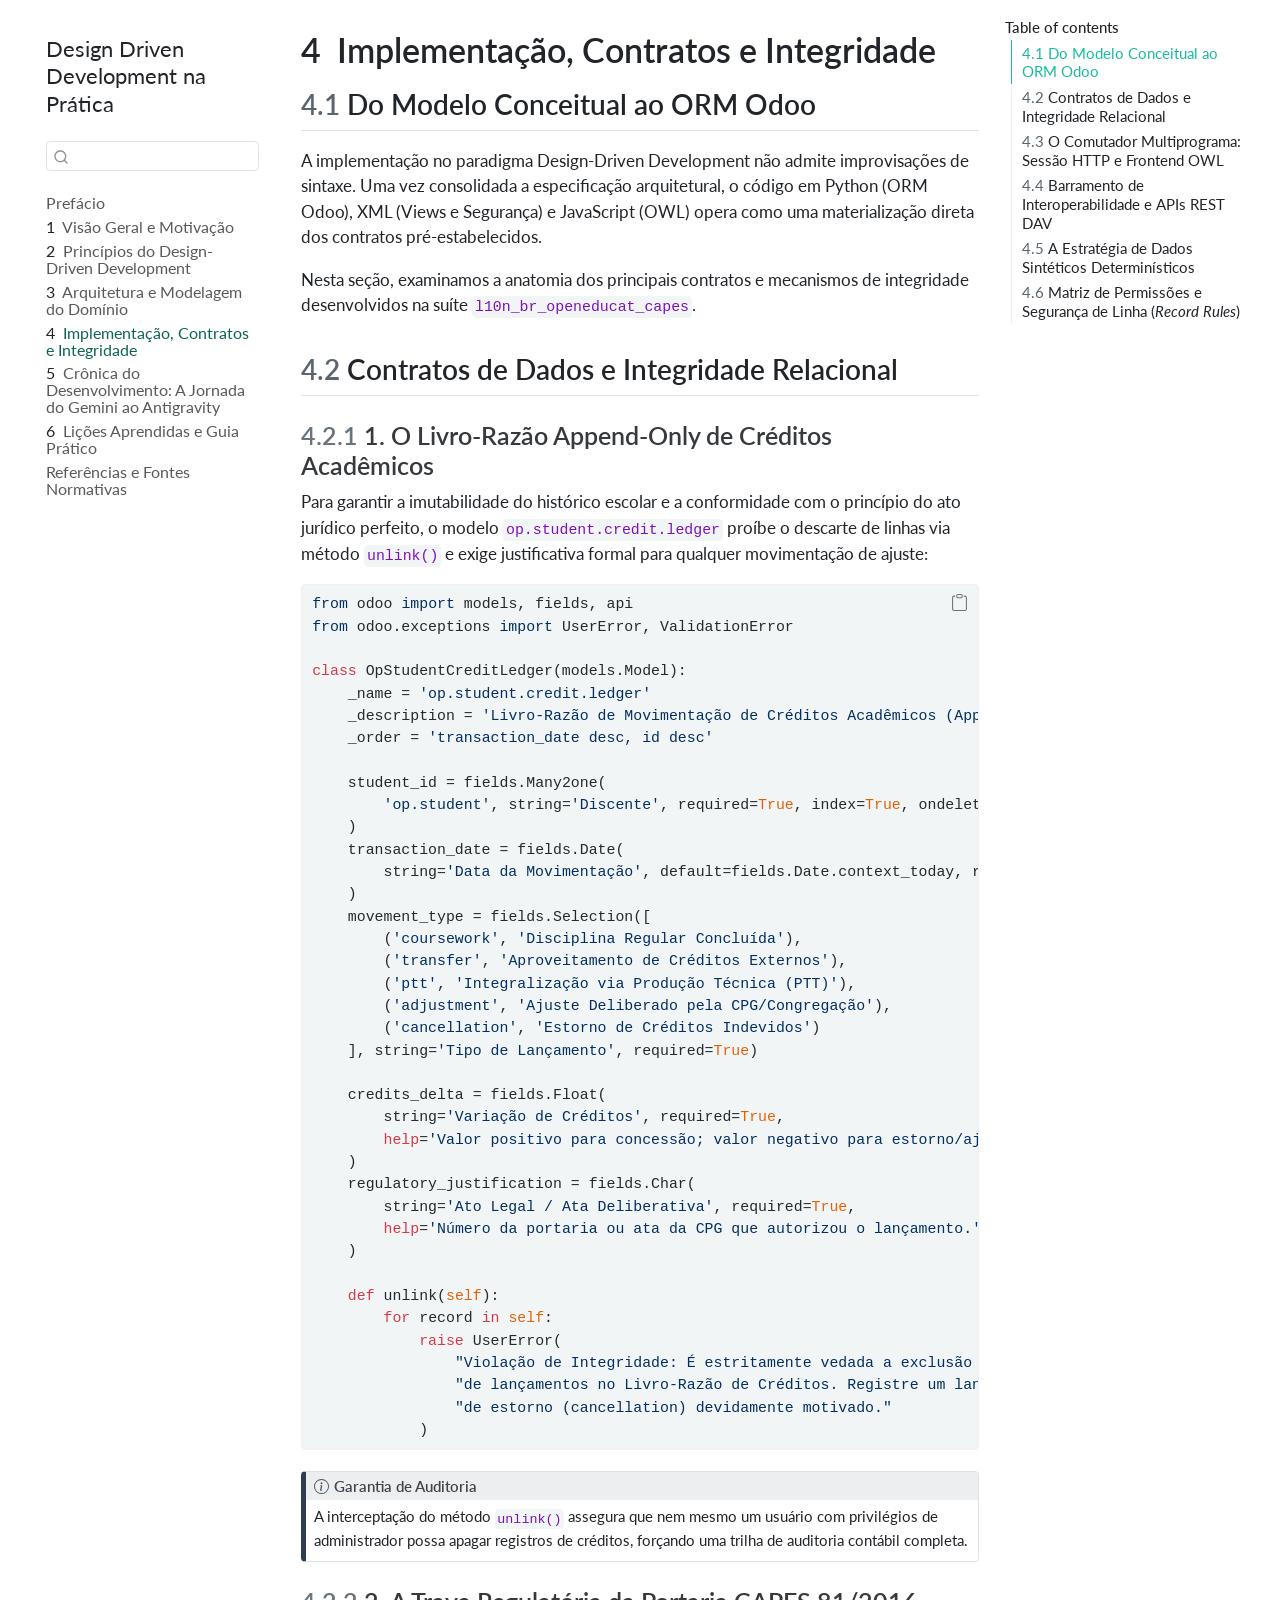
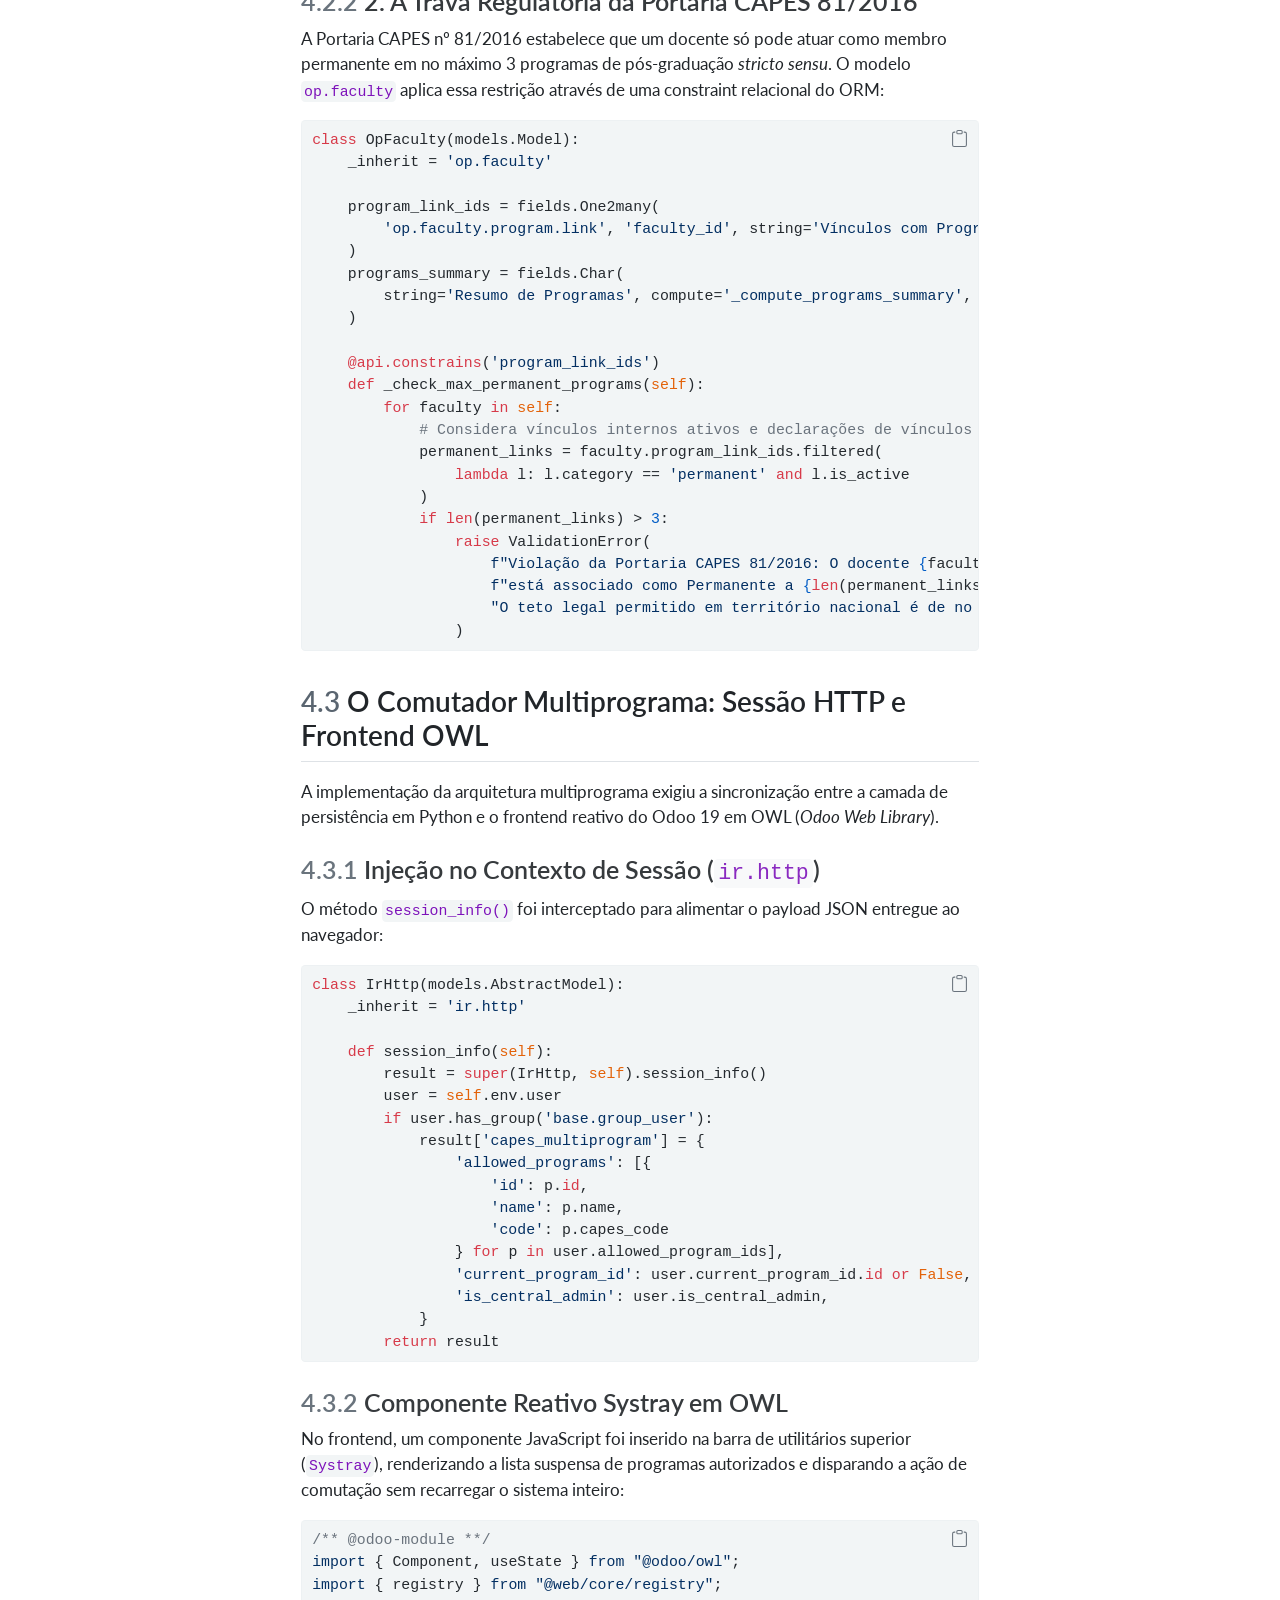
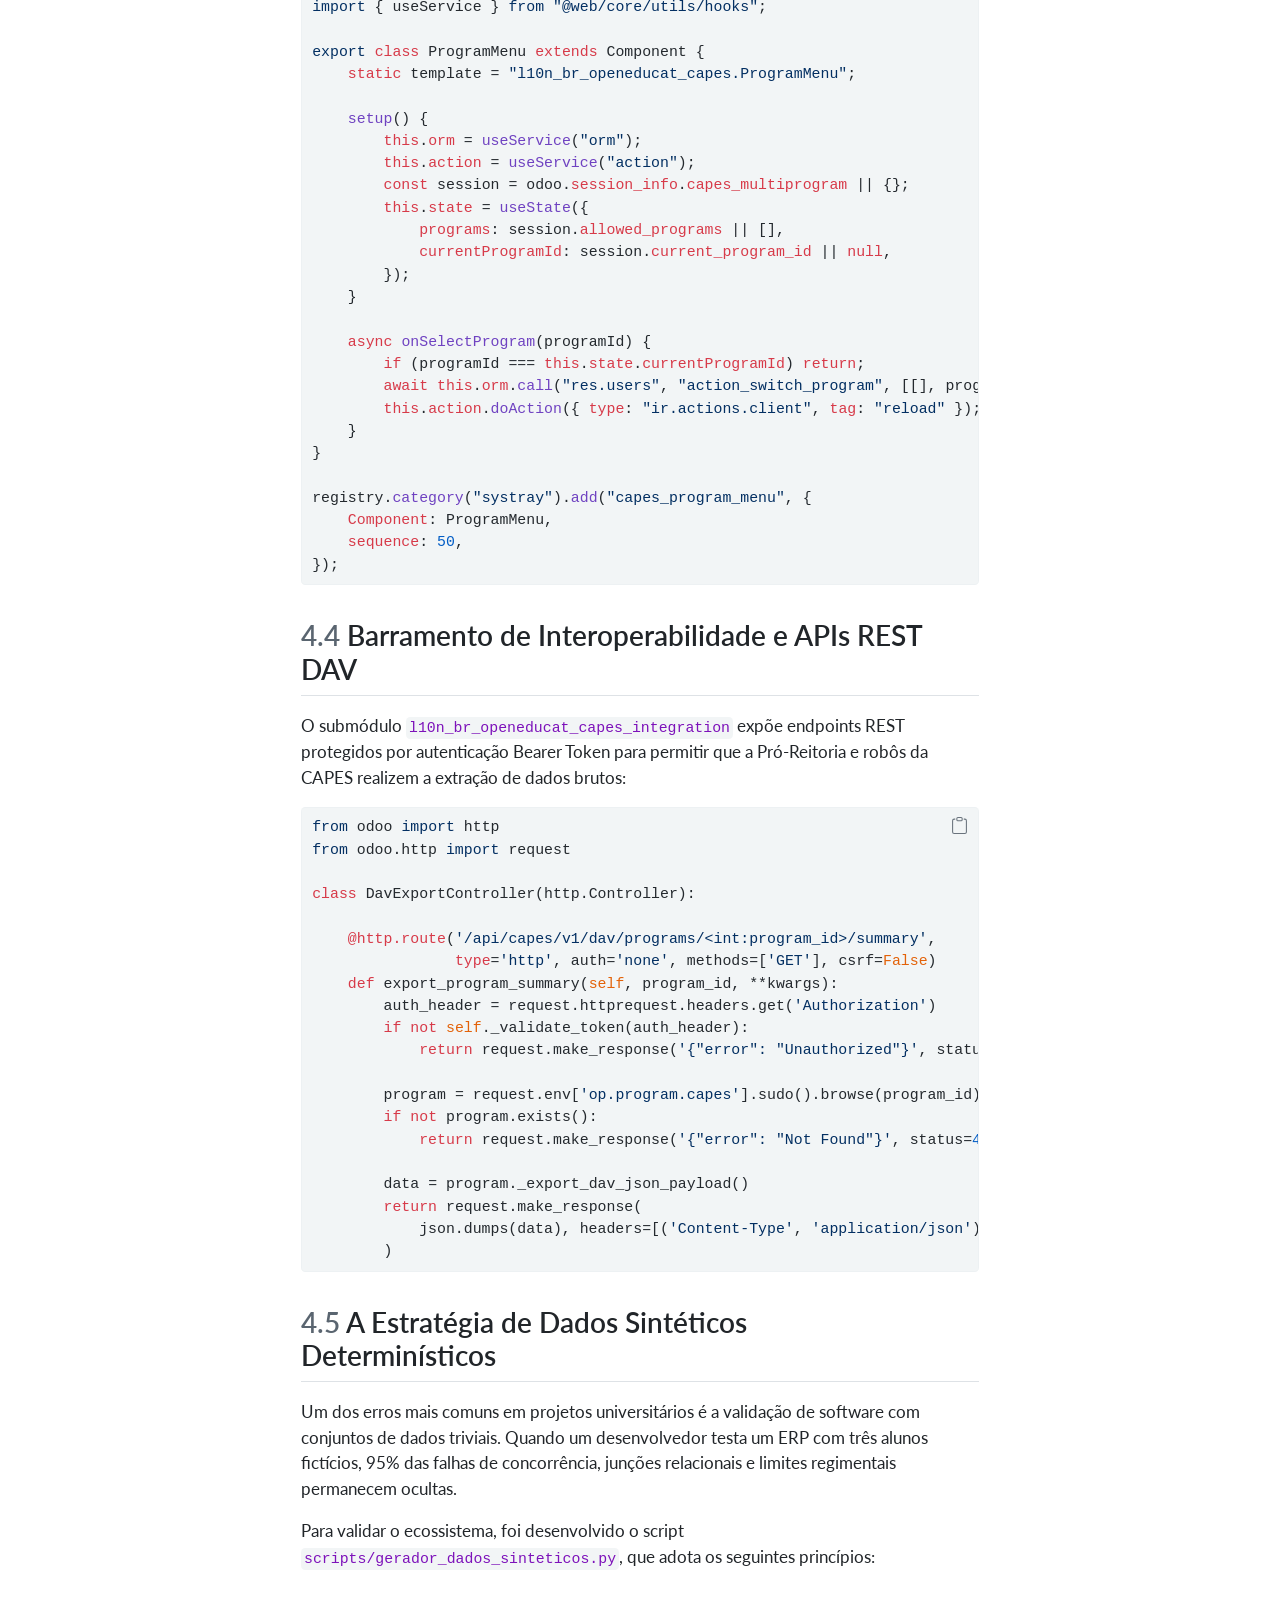
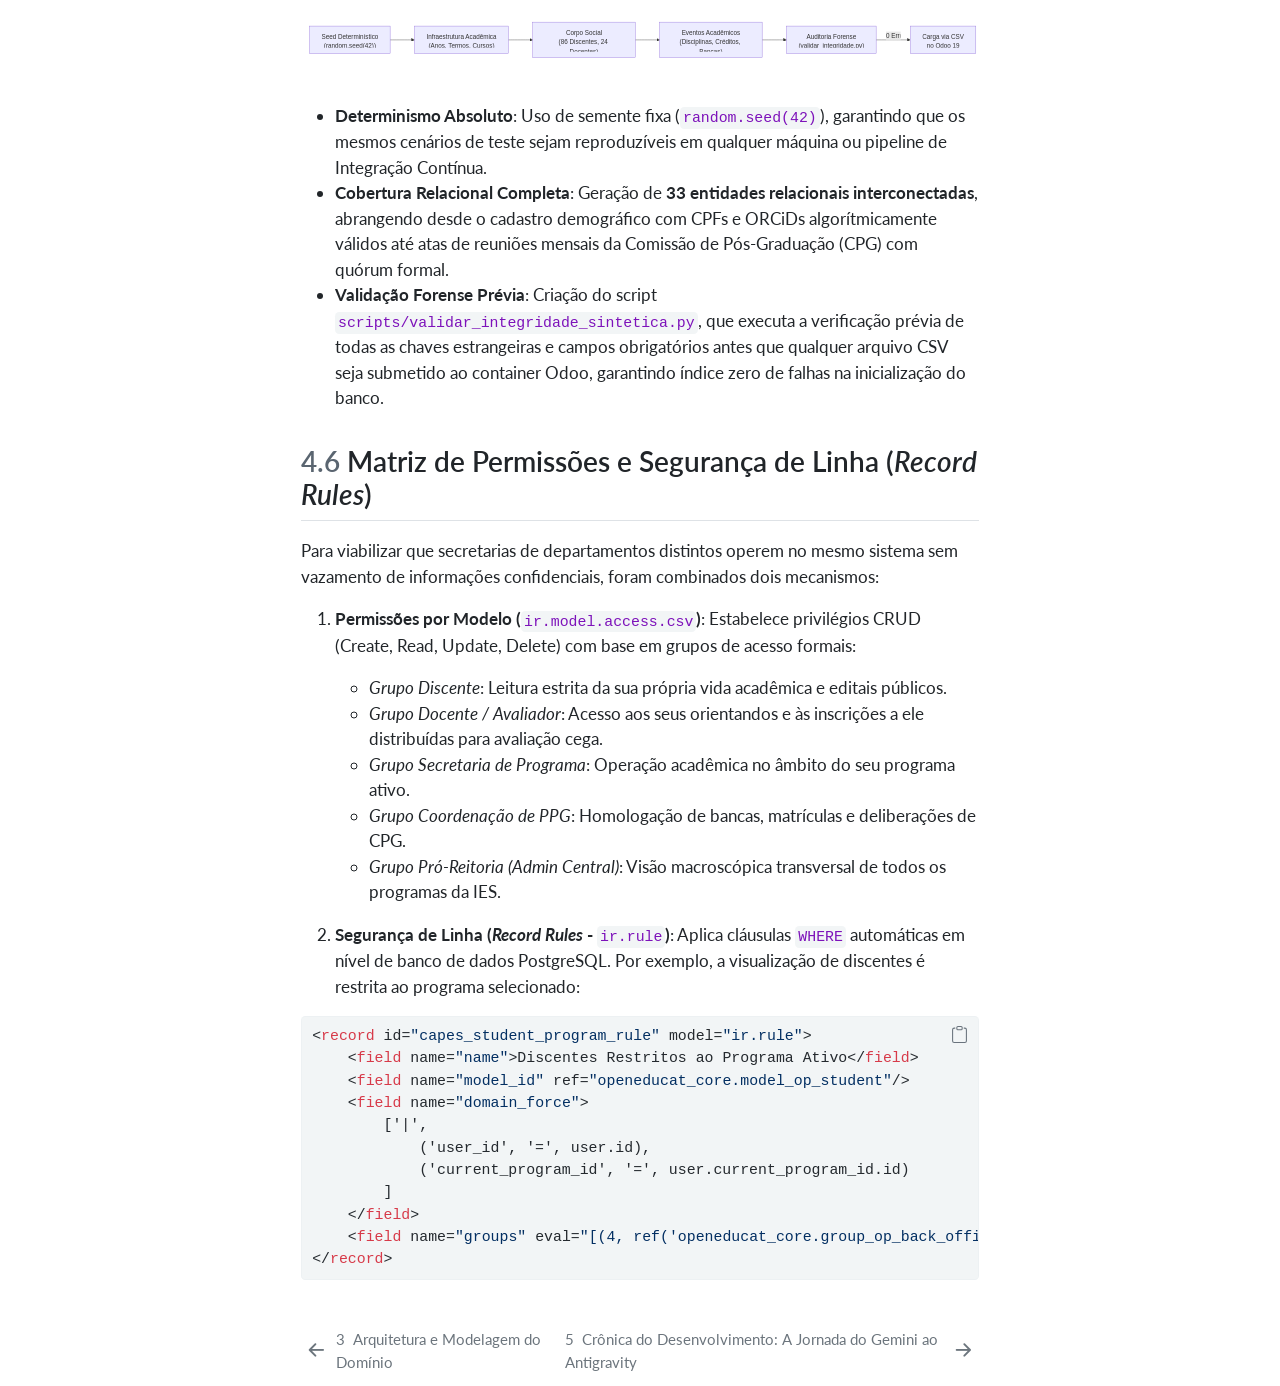
<file: _book/04-implementacao-e-contratos.html>
<!DOCTYPE html>
<html xmlns="http://www.w3.org/1999/xhtml" lang="en" xml:lang="en"><head>

<meta charset="utf-8">
<meta name="generator" content="quarto-1.9.38">

<meta name="viewport" content="width=device-width, initial-scale=1.0, user-scalable=yes">


<title>4&nbsp; Implementação, Contratos e Integridade – Design Driven Development na Prática</title>
<style>
/* Default styles provided by pandoc.
** See https://pandoc.org/MANUAL.html#variables-for-html for config info.
*/
code{white-space: pre-wrap;}
span.smallcaps{font-variant: small-caps;}
div.columns{display: flex; gap: min(4vw, 1.5em);}
div.column{flex: auto; overflow-x: auto;}
div.hanging-indent{margin-left: 1.5em; text-indent: -1.5em;}
ul.task-list{list-style: none;}
ul.task-list li input[type="checkbox"] {
  width: 0.8em;
  margin: 0 0.8em 0.2em -1em; /* quarto-specific, see https://github.com/quarto-dev/quarto-cli/issues/4556 */ 
  vertical-align: middle;
}
/* CSS for syntax highlighting */
html { -webkit-text-size-adjust: 100%; }
pre > code.sourceCode { white-space: pre; position: relative; }
pre > code.sourceCode > span { display: inline-block; line-height: 1.25; }
pre > code.sourceCode > span:empty { height: 1.2em; }
.sourceCode { overflow: visible; }
code.sourceCode > span { color: inherit; text-decoration: inherit; }
div.sourceCode { margin: 1em 0; }
pre.sourceCode { margin: 0; }
@media screen {
div.sourceCode { overflow: auto; }
}
@media print {
pre > code.sourceCode { white-space: pre-wrap; }
pre > code.sourceCode > span { text-indent: -5em; padding-left: 5em; }
}
pre.numberSource code
  { counter-reset: source-line 0; }
pre.numberSource code > span
  { position: relative; left: -4em; counter-increment: source-line; }
pre.numberSource code > span > a:first-child::before
  { content: counter(source-line);
    position: relative; left: -1em; text-align: right; vertical-align: baseline;
    border: none; display: inline-block;
    -webkit-touch-callout: none; -webkit-user-select: none;
    -khtml-user-select: none; -moz-user-select: none;
    -ms-user-select: none; user-select: none;
    padding: 0 4px; width: 4em;
  }
pre.numberSource { margin-left: 3em;  padding-left: 4px; }
div.sourceCode
  {   }
@media screen {
pre > code.sourceCode > span > a:first-child::before { text-decoration: underline; }
}
</style>


<script src="site_libs/quarto-nav/quarto-nav.js"></script>
<script src="site_libs/quarto-nav/headroom.min.js"></script>
<script src="site_libs/clipboard/clipboard.min.js"></script>
<script src="site_libs/quarto-search/autocomplete.umd.js"></script>
<script src="site_libs/quarto-search/fuse.min.js"></script>
<script src="site_libs/quarto-search/quarto-search.js"></script>
<meta name="quarto:offset" content="./">
<link href="./05-cronica-do-desenvolvimento-e-milestones.html" rel="next">
<link href="./03-arquitetura-e-modelagem.html" rel="prev">
<script src="site_libs/quarto-html/quarto.js" type="module"></script>
<script src="site_libs/quarto-html/tabsets/tabsets.js" type="module"></script>
<script src="site_libs/quarto-html/popper.min.js"></script>
<script src="site_libs/quarto-html/tippy.umd.min.js"></script>
<script src="site_libs/quarto-html/anchor.min.js"></script>
<link href="site_libs/quarto-html/tippy.css" rel="stylesheet">
<link href="site_libs/quarto-html/quarto-syntax-highlighting-de63f62b328812d8e578a4d74e282472.css" rel="stylesheet" id="quarto-text-highlighting-styles">
<script src="site_libs/bootstrap/bootstrap.min.js"></script>
<link href="site_libs/bootstrap/bootstrap-icons.css" rel="stylesheet">
<link href="site_libs/bootstrap/bootstrap-2753fdcdb5afa9599bdf1f47beeab348.min.css" rel="stylesheet" append-hash="true" id="quarto-bootstrap" data-mode="light">
<script id="quarto-search-options" type="application/json">{
  "location": "sidebar",
  "copy-button": false,
  "collapse-after": 3,
  "panel-placement": "start",
  "type": "textbox",
  "limit": 50,
  "keyboard-shortcut": [
    "f",
    "/",
    "s"
  ],
  "show-item-context": false,
  "language": {
    "search-no-results-text": "No results",
    "search-matching-documents-text": "matching documents",
    "search-copy-link-title": "Copy link to search",
    "search-hide-matches-text": "Hide additional matches",
    "search-more-match-text": "more match in this document",
    "search-more-matches-text": "more matches in this document",
    "search-clear-button-title": "Clear",
    "search-text-placeholder": "",
    "search-detached-cancel-button-title": "Cancel",
    "search-submit-button-title": "Submit",
    "search-label": "Search"
  }
}</script>
<meta name="mermaid-theme" content="default">
<script src="site_libs/quarto-diagram/mermaid.min.js"></script>
<script src="site_libs/quarto-diagram/mermaid-init.js"></script>
<link href="site_libs/quarto-diagram/mermaid.css" rel="stylesheet">


<link rel="stylesheet" href="custom.css">
</head>

<body class="nav-sidebar floating quarto-light">

<div id="quarto-search-results"></div>
  <header id="quarto-header" class="headroom fixed-top">
  <nav class="quarto-secondary-nav">
    <div class="container-fluid d-flex">
      <button type="button" class="quarto-btn-toggle btn" data-bs-toggle="collapse" role="button" data-bs-target=".quarto-sidebar-collapse-item" aria-controls="quarto-sidebar" aria-expanded="false" aria-label="Toggle sidebar navigation" onclick="if (window.quartoToggleHeadroom) { window.quartoToggleHeadroom(); }">
        <i class="bi bi-layout-text-sidebar-reverse"></i>
      </button>
        <nav class="quarto-page-breadcrumbs" aria-label="breadcrumb"><ol class="breadcrumb"><li class="breadcrumb-item"><a href="./04-implementacao-e-contratos.html"><span class="chapter-number">4</span>&nbsp; <span class="chapter-title">Implementação, Contratos e Integridade</span></a></li></ol></nav>
        <a class="flex-grow-1" role="navigation" data-bs-toggle="collapse" data-bs-target=".quarto-sidebar-collapse-item" aria-controls="quarto-sidebar" aria-expanded="false" aria-label="Toggle sidebar navigation" onclick="if (window.quartoToggleHeadroom) { window.quartoToggleHeadroom(); }">      
        </a>
      <button type="button" class="btn quarto-search-button" aria-label="Search" onclick="window.quartoOpenSearch();">
        <i class="bi bi-search"></i>
      </button>
    </div>
  </nav>
</header>
<!-- content -->
<div id="quarto-content" class="quarto-container page-columns page-rows-contents page-layout-article">
<!-- sidebar -->
  <nav id="quarto-sidebar" class="sidebar collapse collapse-horizontal quarto-sidebar-collapse-item sidebar-navigation floating overflow-auto">
    <div class="pt-lg-2 mt-2 text-left sidebar-header">
    <div class="sidebar-title mb-0 py-0">
      <a href="./">Design Driven Development na Prática</a> 
    </div>
      </div>
        <div class="mt-2 flex-shrink-0 align-items-center">
        <div class="sidebar-search">
        <div id="quarto-search" class="" title="Search"></div>
        </div>
        </div>
    <div class="sidebar-menu-container"> 
    <ul class="list-unstyled mt-1">
        <li class="sidebar-item">
  <div class="sidebar-item-container"> 
  <a href="./index.html" class="sidebar-item-text sidebar-link">
 <span class="menu-text">Prefácio</span></a>
  </div>
</li>
        <li class="sidebar-item">
  <div class="sidebar-item-container"> 
  <a href="./01-visao-geral-e-motivacao.html" class="sidebar-item-text sidebar-link">
 <span class="menu-text"><span class="chapter-number">1</span>&nbsp; <span class="chapter-title">Visão Geral e Motivação</span></span></a>
  </div>
</li>
        <li class="sidebar-item">
  <div class="sidebar-item-container"> 
  <a href="./02-principios-design-driven.html" class="sidebar-item-text sidebar-link">
 <span class="menu-text"><span class="chapter-number">2</span>&nbsp; <span class="chapter-title">Princípios do Design-Driven Development</span></span></a>
  </div>
</li>
        <li class="sidebar-item">
  <div class="sidebar-item-container"> 
  <a href="./03-arquitetura-e-modelagem.html" class="sidebar-item-text sidebar-link">
 <span class="menu-text"><span class="chapter-number">3</span>&nbsp; <span class="chapter-title">Arquitetura e Modelagem do Domínio</span></span></a>
  </div>
</li>
        <li class="sidebar-item">
  <div class="sidebar-item-container"> 
  <a href="./04-implementacao-e-contratos.html" class="sidebar-item-text sidebar-link active">
 <span class="menu-text"><span class="chapter-number">4</span>&nbsp; <span class="chapter-title">Implementação, Contratos e Integridade</span></span></a>
  </div>
</li>
        <li class="sidebar-item">
  <div class="sidebar-item-container"> 
  <a href="./05-cronica-do-desenvolvimento-e-milestones.html" class="sidebar-item-text sidebar-link">
 <span class="menu-text"><span class="chapter-number">5</span>&nbsp; <span class="chapter-title">Crônica do Desenvolvimento: A Jornada do Gemini ao Antigravity</span></span></a>
  </div>
</li>
        <li class="sidebar-item">
  <div class="sidebar-item-container"> 
  <a href="./06-licoes-aprendidas.html" class="sidebar-item-text sidebar-link">
 <span class="menu-text"><span class="chapter-number">6</span>&nbsp; <span class="chapter-title">Lições Aprendidas e Guia Prático</span></span></a>
  </div>
</li>
        <li class="sidebar-item">
  <div class="sidebar-item-container"> 
  <a href="./referencias.html" class="sidebar-item-text sidebar-link">
 <span class="menu-text">Referências e Fontes Normativas</span></a>
  </div>
</li>
    </ul>
    </div>
</nav>
<div id="quarto-sidebar-glass" class="quarto-sidebar-collapse-item" data-bs-toggle="collapse" data-bs-target=".quarto-sidebar-collapse-item"></div>
<!-- margin-sidebar -->
    <div id="quarto-margin-sidebar" class="sidebar margin-sidebar">
        <nav id="TOC" role="doc-toc" class="toc-active">
    <h2 id="toc-title">Table of contents</h2>
   
  <ul>
  <li><a href="#do-modelo-conceitual-ao-orm-odoo" id="toc-do-modelo-conceitual-ao-orm-odoo" class="nav-link active" data-scroll-target="#do-modelo-conceitual-ao-orm-odoo"><span class="header-section-number">4.1</span> Do Modelo Conceitual ao ORM Odoo</a></li>
  <li><a href="#contratos-de-dados-e-integridade-relacional" id="toc-contratos-de-dados-e-integridade-relacional" class="nav-link" data-scroll-target="#contratos-de-dados-e-integridade-relacional"><span class="header-section-number">4.2</span> Contratos de Dados e Integridade Relacional</a>
  <ul class="collapse">
  <li><a href="#o-livro-razão-append-only-de-créditos-acadêmicos" id="toc-o-livro-razão-append-only-de-créditos-acadêmicos" class="nav-link" data-scroll-target="#o-livro-razão-append-only-de-créditos-acadêmicos"><span class="header-section-number">4.2.1</span> 1. O Livro-Razão Append-Only de Créditos Acadêmicos</a></li>
  <li><a href="#a-trava-regulatória-da-portaria-capes-812016" id="toc-a-trava-regulatória-da-portaria-capes-812016" class="nav-link" data-scroll-target="#a-trava-regulatória-da-portaria-capes-812016"><span class="header-section-number">4.2.2</span> 2. A Trava Regulatória da Portaria CAPES 81/2016</a></li>
  </ul></li>
  <li><a href="#o-comutador-multiprograma-sessão-http-e-frontend-owl" id="toc-o-comutador-multiprograma-sessão-http-e-frontend-owl" class="nav-link" data-scroll-target="#o-comutador-multiprograma-sessão-http-e-frontend-owl"><span class="header-section-number">4.3</span> O Comutador Multiprograma: Sessão HTTP e Frontend OWL</a>
  <ul class="collapse">
  <li><a href="#injeção-no-contexto-de-sessão-ir.http" id="toc-injeção-no-contexto-de-sessão-ir.http" class="nav-link" data-scroll-target="#injeção-no-contexto-de-sessão-ir.http"><span class="header-section-number">4.3.1</span> Injeção no Contexto de Sessão (<code>ir.http</code>)</a></li>
  <li><a href="#componente-reativo-systray-em-owl" id="toc-componente-reativo-systray-em-owl" class="nav-link" data-scroll-target="#componente-reativo-systray-em-owl"><span class="header-section-number">4.3.2</span> Componente Reativo Systray em OWL</a></li>
  </ul></li>
  <li><a href="#barramento-de-interoperabilidade-e-apis-rest-dav" id="toc-barramento-de-interoperabilidade-e-apis-rest-dav" class="nav-link" data-scroll-target="#barramento-de-interoperabilidade-e-apis-rest-dav"><span class="header-section-number">4.4</span> Barramento de Interoperabilidade e APIs REST DAV</a></li>
  <li><a href="#a-estratégia-de-dados-sintéticos-determinísticos" id="toc-a-estratégia-de-dados-sintéticos-determinísticos" class="nav-link" data-scroll-target="#a-estratégia-de-dados-sintéticos-determinísticos"><span class="header-section-number">4.5</span> A Estratégia de Dados Sintéticos Determinísticos</a></li>
  <li><a href="#matriz-de-permissões-e-segurança-de-linha-record-rules" id="toc-matriz-de-permissões-e-segurança-de-linha-record-rules" class="nav-link" data-scroll-target="#matriz-de-permissões-e-segurança-de-linha-record-rules"><span class="header-section-number">4.6</span> Matriz de Permissões e Segurança de Linha (<em>Record Rules</em>)</a></li>
  </ul>
</nav>
    </div>
<!-- main -->
<main class="content" id="quarto-document-content">

<header id="title-block-header" class="quarto-title-block default">
<div class="quarto-title">
<h1 class="title"><span class="chapter-number">4</span>&nbsp; <span class="chapter-title">Implementação, Contratos e Integridade</span></h1>
</div>



<div class="quarto-title-meta">

    
  
    
  </div>
  


</header>


<section id="do-modelo-conceitual-ao-orm-odoo" class="level2" data-number="4.1">
<h2 data-number="4.1" class="anchored" data-anchor-id="do-modelo-conceitual-ao-orm-odoo"><span class="header-section-number">4.1</span> Do Modelo Conceitual ao ORM Odoo</h2>
<p>A implementação no paradigma Design-Driven Development não admite improvisações de sintaxe. Uma vez consolidada a especificação arquitetural, o código em Python (ORM Odoo), XML (Views e Segurança) e JavaScript (OWL) opera como uma materialização direta dos contratos pré-estabelecidos.</p>
<p>Nesta seção, examinamos a anatomia dos principais contratos e mecanismos de integridade desenvolvidos na suíte <code>l10n_br_openeducat_capes</code>.</p>
</section>
<section id="contratos-de-dados-e-integridade-relacional" class="level2" data-number="4.2">
<h2 data-number="4.2" class="anchored" data-anchor-id="contratos-de-dados-e-integridade-relacional"><span class="header-section-number">4.2</span> Contratos de Dados e Integridade Relacional</h2>
<section id="o-livro-razão-append-only-de-créditos-acadêmicos" class="level3" data-number="4.2.1">
<h3 data-number="4.2.1" class="anchored" data-anchor-id="o-livro-razão-append-only-de-créditos-acadêmicos"><span class="header-section-number">4.2.1</span> 1. O Livro-Razão Append-Only de Créditos Acadêmicos</h3>
<p>Para garantir a imutabilidade do histórico escolar e a conformidade com o princípio do ato jurídico perfeito, o modelo <code>op.student.credit.ledger</code> proíbe o descarte de linhas via método <code>unlink()</code> e exige justificativa formal para qualquer movimentação de ajuste:</p>
<div class="code-copy-outer-scaffold"><div class="sourceCode" id="cb1"><pre class="sourceCode python code-with-copy"><code class="sourceCode python"><span id="cb1-1"><a href="#cb1-1" aria-hidden="true" tabindex="-1"></a><span class="im">from</span> odoo <span class="im">import</span> models, fields, api</span>
<span id="cb1-2"><a href="#cb1-2" aria-hidden="true" tabindex="-1"></a><span class="im">from</span> odoo.exceptions <span class="im">import</span> UserError, ValidationError</span>
<span id="cb1-3"><a href="#cb1-3" aria-hidden="true" tabindex="-1"></a></span>
<span id="cb1-4"><a href="#cb1-4" aria-hidden="true" tabindex="-1"></a><span class="kw">class</span> OpStudentCreditLedger(models.Model):</span>
<span id="cb1-5"><a href="#cb1-5" aria-hidden="true" tabindex="-1"></a>    _name <span class="op">=</span> <span class="st">'op.student.credit.ledger'</span></span>
<span id="cb1-6"><a href="#cb1-6" aria-hidden="true" tabindex="-1"></a>    _description <span class="op">=</span> <span class="st">'Livro-Razão de Movimentação de Créditos Acadêmicos (Append-Only)'</span></span>
<span id="cb1-7"><a href="#cb1-7" aria-hidden="true" tabindex="-1"></a>    _order <span class="op">=</span> <span class="st">'transaction_date desc, id desc'</span></span>
<span id="cb1-8"><a href="#cb1-8" aria-hidden="true" tabindex="-1"></a></span>
<span id="cb1-9"><a href="#cb1-9" aria-hidden="true" tabindex="-1"></a>    student_id <span class="op">=</span> fields.Many2one(</span>
<span id="cb1-10"><a href="#cb1-10" aria-hidden="true" tabindex="-1"></a>        <span class="st">'op.student'</span>, string<span class="op">=</span><span class="st">'Discente'</span>, required<span class="op">=</span><span class="va">True</span>, index<span class="op">=</span><span class="va">True</span>, ondelete<span class="op">=</span><span class="st">'restrict'</span></span>
<span id="cb1-11"><a href="#cb1-11" aria-hidden="true" tabindex="-1"></a>    )</span>
<span id="cb1-12"><a href="#cb1-12" aria-hidden="true" tabindex="-1"></a>    transaction_date <span class="op">=</span> fields.Date(</span>
<span id="cb1-13"><a href="#cb1-13" aria-hidden="true" tabindex="-1"></a>        string<span class="op">=</span><span class="st">'Data da Movimentação'</span>, default<span class="op">=</span>fields.Date.context_today, required<span class="op">=</span><span class="va">True</span></span>
<span id="cb1-14"><a href="#cb1-14" aria-hidden="true" tabindex="-1"></a>    )</span>
<span id="cb1-15"><a href="#cb1-15" aria-hidden="true" tabindex="-1"></a>    movement_type <span class="op">=</span> fields.Selection([</span>
<span id="cb1-16"><a href="#cb1-16" aria-hidden="true" tabindex="-1"></a>        (<span class="st">'coursework'</span>, <span class="st">'Disciplina Regular Concluída'</span>),</span>
<span id="cb1-17"><a href="#cb1-17" aria-hidden="true" tabindex="-1"></a>        (<span class="st">'transfer'</span>, <span class="st">'Aproveitamento de Créditos Externos'</span>),</span>
<span id="cb1-18"><a href="#cb1-18" aria-hidden="true" tabindex="-1"></a>        (<span class="st">'ptt'</span>, <span class="st">'Integralização via Produção Técnica (PTT)'</span>),</span>
<span id="cb1-19"><a href="#cb1-19" aria-hidden="true" tabindex="-1"></a>        (<span class="st">'adjustment'</span>, <span class="st">'Ajuste Deliberado pela CPG/Congregação'</span>),</span>
<span id="cb1-20"><a href="#cb1-20" aria-hidden="true" tabindex="-1"></a>        (<span class="st">'cancellation'</span>, <span class="st">'Estorno de Créditos Indevidos'</span>)</span>
<span id="cb1-21"><a href="#cb1-21" aria-hidden="true" tabindex="-1"></a>    ], string<span class="op">=</span><span class="st">'Tipo de Lançamento'</span>, required<span class="op">=</span><span class="va">True</span>)</span>
<span id="cb1-22"><a href="#cb1-22" aria-hidden="true" tabindex="-1"></a></span>
<span id="cb1-23"><a href="#cb1-23" aria-hidden="true" tabindex="-1"></a>    credits_delta <span class="op">=</span> fields.Float(</span>
<span id="cb1-24"><a href="#cb1-24" aria-hidden="true" tabindex="-1"></a>        string<span class="op">=</span><span class="st">'Variação de Créditos'</span>, required<span class="op">=</span><span class="va">True</span>,</span>
<span id="cb1-25"><a href="#cb1-25" aria-hidden="true" tabindex="-1"></a>        <span class="bu">help</span><span class="op">=</span><span class="st">'Valor positivo para concessão; valor negativo para estorno/ajuste.'</span></span>
<span id="cb1-26"><a href="#cb1-26" aria-hidden="true" tabindex="-1"></a>    )</span>
<span id="cb1-27"><a href="#cb1-27" aria-hidden="true" tabindex="-1"></a>    regulatory_justification <span class="op">=</span> fields.Char(</span>
<span id="cb1-28"><a href="#cb1-28" aria-hidden="true" tabindex="-1"></a>        string<span class="op">=</span><span class="st">'Ato Legal / Ata Deliberativa'</span>, required<span class="op">=</span><span class="va">True</span>,</span>
<span id="cb1-29"><a href="#cb1-29" aria-hidden="true" tabindex="-1"></a>        <span class="bu">help</span><span class="op">=</span><span class="st">'Número da portaria ou ata da CPG que autorizou o lançamento.'</span></span>
<span id="cb1-30"><a href="#cb1-30" aria-hidden="true" tabindex="-1"></a>    )</span>
<span id="cb1-31"><a href="#cb1-31" aria-hidden="true" tabindex="-1"></a></span>
<span id="cb1-32"><a href="#cb1-32" aria-hidden="true" tabindex="-1"></a>    <span class="kw">def</span> unlink(<span class="va">self</span>):</span>
<span id="cb1-33"><a href="#cb1-33" aria-hidden="true" tabindex="-1"></a>        <span class="cf">for</span> record <span class="kw">in</span> <span class="va">self</span>:</span>
<span id="cb1-34"><a href="#cb1-34" aria-hidden="true" tabindex="-1"></a>            <span class="cf">raise</span> UserError(</span>
<span id="cb1-35"><a href="#cb1-35" aria-hidden="true" tabindex="-1"></a>                <span class="st">"Violação de Integridade: É estritamente vedada a exclusão física "</span></span>
<span id="cb1-36"><a href="#cb1-36" aria-hidden="true" tabindex="-1"></a>                <span class="st">"de lançamentos no Livro-Razão de Créditos. Registre um lançamento "</span></span>
<span id="cb1-37"><a href="#cb1-37" aria-hidden="true" tabindex="-1"></a>                <span class="st">"de estorno (cancellation) devidamente motivado."</span></span>
<span id="cb1-38"><a href="#cb1-38" aria-hidden="true" tabindex="-1"></a>            )</span></code></pre></div><button title="Copy to Clipboard" class="code-copy-button"><i class="bi"></i></button></div>
<div class="callout callout-style-default callout-note callout-titled">
<div class="callout-header d-flex align-content-center">
<div class="callout-icon-container">
<i class="callout-icon"></i>
</div>
<div class="callout-title-container flex-fill">
<span class="screen-reader-only">Note</span>Garantia de Auditoria
</div>
</div>
<div class="callout-body-container callout-body">
<p>A interceptação do método <code>unlink()</code> assegura que nem mesmo um usuário com privilégios de administrador possa apagar registros de créditos, forçando uma trilha de auditoria contábil completa.</p>
</div>
</div>
</section>
<section id="a-trava-regulatória-da-portaria-capes-812016" class="level3" data-number="4.2.2">
<h3 data-number="4.2.2" class="anchored" data-anchor-id="a-trava-regulatória-da-portaria-capes-812016"><span class="header-section-number">4.2.2</span> 2. A Trava Regulatória da Portaria CAPES 81/2016</h3>
<p>A Portaria CAPES nº 81/2016 estabelece que um docente só pode atuar como membro permanente em no máximo 3 programas de pós-graduação <em>stricto sensu</em>. O modelo <code>op.faculty</code> aplica essa restrição através de uma constraint relacional do ORM:</p>
<div class="code-copy-outer-scaffold"><div class="sourceCode" id="cb2"><pre class="sourceCode python code-with-copy"><code class="sourceCode python"><span id="cb2-1"><a href="#cb2-1" aria-hidden="true" tabindex="-1"></a><span class="kw">class</span> OpFaculty(models.Model):</span>
<span id="cb2-2"><a href="#cb2-2" aria-hidden="true" tabindex="-1"></a>    _inherit <span class="op">=</span> <span class="st">'op.faculty'</span></span>
<span id="cb2-3"><a href="#cb2-3" aria-hidden="true" tabindex="-1"></a></span>
<span id="cb2-4"><a href="#cb2-4" aria-hidden="true" tabindex="-1"></a>    program_link_ids <span class="op">=</span> fields.One2many(</span>
<span id="cb2-5"><a href="#cb2-5" aria-hidden="true" tabindex="-1"></a>        <span class="st">'op.faculty.program.link'</span>, <span class="st">'faculty_id'</span>, string<span class="op">=</span><span class="st">'Vínculos com Programas de Pós'</span></span>
<span id="cb2-6"><a href="#cb2-6" aria-hidden="true" tabindex="-1"></a>    )</span>
<span id="cb2-7"><a href="#cb2-7" aria-hidden="true" tabindex="-1"></a>    programs_summary <span class="op">=</span> fields.Char(</span>
<span id="cb2-8"><a href="#cb2-8" aria-hidden="true" tabindex="-1"></a>        string<span class="op">=</span><span class="st">'Resumo de Programas'</span>, compute<span class="op">=</span><span class="st">'_compute_programs_summary'</span>, store<span class="op">=</span><span class="va">True</span></span>
<span id="cb2-9"><a href="#cb2-9" aria-hidden="true" tabindex="-1"></a>    )</span>
<span id="cb2-10"><a href="#cb2-10" aria-hidden="true" tabindex="-1"></a></span>
<span id="cb2-11"><a href="#cb2-11" aria-hidden="true" tabindex="-1"></a>    <span class="at">@api.constrains</span>(<span class="st">'program_link_ids'</span>)</span>
<span id="cb2-12"><a href="#cb2-12" aria-hidden="true" tabindex="-1"></a>    <span class="kw">def</span> _check_max_permanent_programs(<span class="va">self</span>):</span>
<span id="cb2-13"><a href="#cb2-13" aria-hidden="true" tabindex="-1"></a>        <span class="cf">for</span> faculty <span class="kw">in</span> <span class="va">self</span>:</span>
<span id="cb2-14"><a href="#cb2-14" aria-hidden="true" tabindex="-1"></a>            <span class="co"># Considera vínculos internos ativos e declarações de vínculos externos</span></span>
<span id="cb2-15"><a href="#cb2-15" aria-hidden="true" tabindex="-1"></a>            permanent_links <span class="op">=</span> faculty.program_link_ids.filtered(</span>
<span id="cb2-16"><a href="#cb2-16" aria-hidden="true" tabindex="-1"></a>                <span class="kw">lambda</span> l: l.category <span class="op">==</span> <span class="st">'permanent'</span> <span class="kw">and</span> l.is_active</span>
<span id="cb2-17"><a href="#cb2-17" aria-hidden="true" tabindex="-1"></a>            )</span>
<span id="cb2-18"><a href="#cb2-18" aria-hidden="true" tabindex="-1"></a>            <span class="cf">if</span> <span class="bu">len</span>(permanent_links) <span class="op">&gt;</span> <span class="dv">3</span>:</span>
<span id="cb2-19"><a href="#cb2-19" aria-hidden="true" tabindex="-1"></a>                <span class="cf">raise</span> ValidationError(</span>
<span id="cb2-20"><a href="#cb2-20" aria-hidden="true" tabindex="-1"></a>                    <span class="ss">f"Violação da Portaria CAPES 81/2016: O docente </span><span class="sc">{</span>faculty<span class="sc">.</span>name<span class="sc">}</span><span class="ss"> "</span></span>
<span id="cb2-21"><a href="#cb2-21" aria-hidden="true" tabindex="-1"></a>                    <span class="ss">f"está associado como Permanente a </span><span class="sc">{</span><span class="bu">len</span>(permanent_links)<span class="sc">}</span><span class="ss"> programas. "</span></span>
<span id="cb2-22"><a href="#cb2-22" aria-hidden="true" tabindex="-1"></a>                    <span class="st">"O teto legal permitido em território nacional é de no máximo 3 programas."</span></span>
<span id="cb2-23"><a href="#cb2-23" aria-hidden="true" tabindex="-1"></a>                )</span></code></pre></div><button title="Copy to Clipboard" class="code-copy-button"><i class="bi"></i></button></div>
</section>
</section>
<section id="o-comutador-multiprograma-sessão-http-e-frontend-owl" class="level2" data-number="4.3">
<h2 data-number="4.3" class="anchored" data-anchor-id="o-comutador-multiprograma-sessão-http-e-frontend-owl"><span class="header-section-number">4.3</span> O Comutador Multiprograma: Sessão HTTP e Frontend OWL</h2>
<p>A implementação da arquitetura multiprograma exigiu a sincronização entre a camada de persistência em Python e o frontend reativo do Odoo 19 em OWL (<em>Odoo Web Library</em>).</p>
<section id="injeção-no-contexto-de-sessão-ir.http" class="level3" data-number="4.3.1">
<h3 data-number="4.3.1" class="anchored" data-anchor-id="injeção-no-contexto-de-sessão-ir.http"><span class="header-section-number">4.3.1</span> Injeção no Contexto de Sessão (<code>ir.http</code>)</h3>
<p>O método <code>session_info()</code> foi interceptado para alimentar o payload JSON entregue ao navegador:</p>
<div class="code-copy-outer-scaffold"><div class="sourceCode" id="cb3"><pre class="sourceCode python code-with-copy"><code class="sourceCode python"><span id="cb3-1"><a href="#cb3-1" aria-hidden="true" tabindex="-1"></a><span class="kw">class</span> IrHttp(models.AbstractModel):</span>
<span id="cb3-2"><a href="#cb3-2" aria-hidden="true" tabindex="-1"></a>    _inherit <span class="op">=</span> <span class="st">'ir.http'</span></span>
<span id="cb3-3"><a href="#cb3-3" aria-hidden="true" tabindex="-1"></a></span>
<span id="cb3-4"><a href="#cb3-4" aria-hidden="true" tabindex="-1"></a>    <span class="kw">def</span> session_info(<span class="va">self</span>):</span>
<span id="cb3-5"><a href="#cb3-5" aria-hidden="true" tabindex="-1"></a>        result <span class="op">=</span> <span class="bu">super</span>(IrHttp, <span class="va">self</span>).session_info()</span>
<span id="cb3-6"><a href="#cb3-6" aria-hidden="true" tabindex="-1"></a>        user <span class="op">=</span> <span class="va">self</span>.env.user</span>
<span id="cb3-7"><a href="#cb3-7" aria-hidden="true" tabindex="-1"></a>        <span class="cf">if</span> user.has_group(<span class="st">'base.group_user'</span>):</span>
<span id="cb3-8"><a href="#cb3-8" aria-hidden="true" tabindex="-1"></a>            result[<span class="st">'capes_multiprogram'</span>] <span class="op">=</span> {</span>
<span id="cb3-9"><a href="#cb3-9" aria-hidden="true" tabindex="-1"></a>                <span class="st">'allowed_programs'</span>: [{</span>
<span id="cb3-10"><a href="#cb3-10" aria-hidden="true" tabindex="-1"></a>                    <span class="st">'id'</span>: p.<span class="bu">id</span>,</span>
<span id="cb3-11"><a href="#cb3-11" aria-hidden="true" tabindex="-1"></a>                    <span class="st">'name'</span>: p.name,</span>
<span id="cb3-12"><a href="#cb3-12" aria-hidden="true" tabindex="-1"></a>                    <span class="st">'code'</span>: p.capes_code</span>
<span id="cb3-13"><a href="#cb3-13" aria-hidden="true" tabindex="-1"></a>                } <span class="cf">for</span> p <span class="kw">in</span> user.allowed_program_ids],</span>
<span id="cb3-14"><a href="#cb3-14" aria-hidden="true" tabindex="-1"></a>                <span class="st">'current_program_id'</span>: user.current_program_id.<span class="bu">id</span> <span class="kw">or</span> <span class="va">False</span>,</span>
<span id="cb3-15"><a href="#cb3-15" aria-hidden="true" tabindex="-1"></a>                <span class="st">'is_central_admin'</span>: user.is_central_admin,</span>
<span id="cb3-16"><a href="#cb3-16" aria-hidden="true" tabindex="-1"></a>            }</span>
<span id="cb3-17"><a href="#cb3-17" aria-hidden="true" tabindex="-1"></a>        <span class="cf">return</span> result</span></code></pre></div><button title="Copy to Clipboard" class="code-copy-button"><i class="bi"></i></button></div>
</section>
<section id="componente-reativo-systray-em-owl" class="level3" data-number="4.3.2">
<h3 data-number="4.3.2" class="anchored" data-anchor-id="componente-reativo-systray-em-owl"><span class="header-section-number">4.3.2</span> Componente Reativo Systray em OWL</h3>
<p>No frontend, um componente JavaScript foi inserido na barra de utilitários superior (<code>Systray</code>), renderizando a lista suspensa de programas autorizados e disparando a ação de comutação sem recarregar o sistema inteiro:</p>
<div class="code-copy-outer-scaffold"><div class="sourceCode" id="cb4"><pre class="sourceCode javascript code-with-copy"><code class="sourceCode javascript"><span id="cb4-1"><a href="#cb4-1" aria-hidden="true" tabindex="-1"></a><span class="co">/** </span><span class="an">@odoo-module</span><span class="co"> **/</span></span>
<span id="cb4-2"><a href="#cb4-2" aria-hidden="true" tabindex="-1"></a><span class="im">import</span> { Component<span class="op">,</span> useState } <span class="im">from</span> <span class="st">"@odoo/owl"</span><span class="op">;</span></span>
<span id="cb4-3"><a href="#cb4-3" aria-hidden="true" tabindex="-1"></a><span class="im">import</span> { registry } <span class="im">from</span> <span class="st">"@web/core/registry"</span><span class="op">;</span></span>
<span id="cb4-4"><a href="#cb4-4" aria-hidden="true" tabindex="-1"></a><span class="im">import</span> { useService } <span class="im">from</span> <span class="st">"@web/core/utils/hooks"</span><span class="op">;</span></span>
<span id="cb4-5"><a href="#cb4-5" aria-hidden="true" tabindex="-1"></a></span>
<span id="cb4-6"><a href="#cb4-6" aria-hidden="true" tabindex="-1"></a><span class="im">export</span> <span class="kw">class</span> ProgramMenu <span class="kw">extends</span> Component {</span>
<span id="cb4-7"><a href="#cb4-7" aria-hidden="true" tabindex="-1"></a>    <span class="kw">static</span> template <span class="op">=</span> <span class="st">"l10n_br_openeducat_capes.ProgramMenu"</span><span class="op">;</span></span>
<span id="cb4-8"><a href="#cb4-8" aria-hidden="true" tabindex="-1"></a>    </span>
<span id="cb4-9"><a href="#cb4-9" aria-hidden="true" tabindex="-1"></a>    <span class="fu">setup</span>() {</span>
<span id="cb4-10"><a href="#cb4-10" aria-hidden="true" tabindex="-1"></a>        <span class="kw">this</span><span class="op">.</span><span class="at">orm</span> <span class="op">=</span> <span class="fu">useService</span>(<span class="st">"orm"</span>)<span class="op">;</span></span>
<span id="cb4-11"><a href="#cb4-11" aria-hidden="true" tabindex="-1"></a>        <span class="kw">this</span><span class="op">.</span><span class="at">action</span> <span class="op">=</span> <span class="fu">useService</span>(<span class="st">"action"</span>)<span class="op">;</span></span>
<span id="cb4-12"><a href="#cb4-12" aria-hidden="true" tabindex="-1"></a>        <span class="kw">const</span> session <span class="op">=</span> odoo<span class="op">.</span><span class="at">session_info</span><span class="op">.</span><span class="at">capes_multiprogram</span> <span class="op">||</span> {}<span class="op">;</span></span>
<span id="cb4-13"><a href="#cb4-13" aria-hidden="true" tabindex="-1"></a>        <span class="kw">this</span><span class="op">.</span><span class="at">state</span> <span class="op">=</span> <span class="fu">useState</span>({</span>
<span id="cb4-14"><a href="#cb4-14" aria-hidden="true" tabindex="-1"></a>            <span class="dt">programs</span><span class="op">:</span> session<span class="op">.</span><span class="at">allowed_programs</span> <span class="op">||</span> []<span class="op">,</span></span>
<span id="cb4-15"><a href="#cb4-15" aria-hidden="true" tabindex="-1"></a>            <span class="dt">currentProgramId</span><span class="op">:</span> session<span class="op">.</span><span class="at">current_program_id</span> <span class="op">||</span> <span class="kw">null</span><span class="op">,</span></span>
<span id="cb4-16"><a href="#cb4-16" aria-hidden="true" tabindex="-1"></a>        })<span class="op">;</span></span>
<span id="cb4-17"><a href="#cb4-17" aria-hidden="true" tabindex="-1"></a>    }</span>
<span id="cb4-18"><a href="#cb4-18" aria-hidden="true" tabindex="-1"></a></span>
<span id="cb4-19"><a href="#cb4-19" aria-hidden="true" tabindex="-1"></a>    <span class="kw">async</span> <span class="fu">onSelectProgram</span>(programId) {</span>
<span id="cb4-20"><a href="#cb4-20" aria-hidden="true" tabindex="-1"></a>        <span class="cf">if</span> (programId <span class="op">===</span> <span class="kw">this</span><span class="op">.</span><span class="at">state</span><span class="op">.</span><span class="at">currentProgramId</span>) <span class="cf">return</span><span class="op">;</span></span>
<span id="cb4-21"><a href="#cb4-21" aria-hidden="true" tabindex="-1"></a>        <span class="cf">await</span> <span class="kw">this</span><span class="op">.</span><span class="at">orm</span><span class="op">.</span><span class="fu">call</span>(<span class="st">"res.users"</span><span class="op">,</span> <span class="st">"action_switch_program"</span><span class="op">,</span> [[]<span class="op">,</span> programId])<span class="op">;</span></span>
<span id="cb4-22"><a href="#cb4-22" aria-hidden="true" tabindex="-1"></a>        <span class="kw">this</span><span class="op">.</span><span class="at">action</span><span class="op">.</span><span class="fu">doAction</span>({ <span class="dt">type</span><span class="op">:</span> <span class="st">"ir.actions.client"</span><span class="op">,</span> <span class="dt">tag</span><span class="op">:</span> <span class="st">"reload"</span> })<span class="op">;</span></span>
<span id="cb4-23"><a href="#cb4-23" aria-hidden="true" tabindex="-1"></a>    }</span>
<span id="cb4-24"><a href="#cb4-24" aria-hidden="true" tabindex="-1"></a>}</span>
<span id="cb4-25"><a href="#cb4-25" aria-hidden="true" tabindex="-1"></a></span>
<span id="cb4-26"><a href="#cb4-26" aria-hidden="true" tabindex="-1"></a>registry<span class="op">.</span><span class="fu">category</span>(<span class="st">"systray"</span>)<span class="op">.</span><span class="fu">add</span>(<span class="st">"capes_program_menu"</span><span class="op">,</span> {</span>
<span id="cb4-27"><a href="#cb4-27" aria-hidden="true" tabindex="-1"></a>    <span class="dt">Component</span><span class="op">:</span> ProgramMenu<span class="op">,</span></span>
<span id="cb4-28"><a href="#cb4-28" aria-hidden="true" tabindex="-1"></a>    <span class="dt">sequence</span><span class="op">:</span> <span class="dv">50</span><span class="op">,</span></span>
<span id="cb4-29"><a href="#cb4-29" aria-hidden="true" tabindex="-1"></a>})<span class="op">;</span></span></code></pre></div><button title="Copy to Clipboard" class="code-copy-button"><i class="bi"></i></button></div>
</section>
</section>
<section id="barramento-de-interoperabilidade-e-apis-rest-dav" class="level2" data-number="4.4">
<h2 data-number="4.4" class="anchored" data-anchor-id="barramento-de-interoperabilidade-e-apis-rest-dav"><span class="header-section-number">4.4</span> Barramento de Interoperabilidade e APIs REST DAV</h2>
<p>O submódulo <code>l10n_br_openeducat_capes_integration</code> expõe endpoints REST protegidos por autenticação Bearer Token para permitir que a Pró-Reitoria e robôs da CAPES realizem a extração de dados brutos:</p>
<div class="code-copy-outer-scaffold"><div class="sourceCode" id="cb5"><pre class="sourceCode python code-with-copy"><code class="sourceCode python"><span id="cb5-1"><a href="#cb5-1" aria-hidden="true" tabindex="-1"></a><span class="im">from</span> odoo <span class="im">import</span> http</span>
<span id="cb5-2"><a href="#cb5-2" aria-hidden="true" tabindex="-1"></a><span class="im">from</span> odoo.http <span class="im">import</span> request</span>
<span id="cb5-3"><a href="#cb5-3" aria-hidden="true" tabindex="-1"></a></span>
<span id="cb5-4"><a href="#cb5-4" aria-hidden="true" tabindex="-1"></a><span class="kw">class</span> DavExportController(http.Controller):</span>
<span id="cb5-5"><a href="#cb5-5" aria-hidden="true" tabindex="-1"></a></span>
<span id="cb5-6"><a href="#cb5-6" aria-hidden="true" tabindex="-1"></a>    <span class="at">@http.route</span>(<span class="st">'/api/capes/v1/dav/programs/&lt;int:program_id&gt;/summary'</span>, </span>
<span id="cb5-7"><a href="#cb5-7" aria-hidden="true" tabindex="-1"></a>                <span class="bu">type</span><span class="op">=</span><span class="st">'http'</span>, auth<span class="op">=</span><span class="st">'none'</span>, methods<span class="op">=</span>[<span class="st">'GET'</span>], csrf<span class="op">=</span><span class="va">False</span>)</span>
<span id="cb5-8"><a href="#cb5-8" aria-hidden="true" tabindex="-1"></a>    <span class="kw">def</span> export_program_summary(<span class="va">self</span>, program_id, <span class="op">**</span>kwargs):</span>
<span id="cb5-9"><a href="#cb5-9" aria-hidden="true" tabindex="-1"></a>        auth_header <span class="op">=</span> request.httprequest.headers.get(<span class="st">'Authorization'</span>)</span>
<span id="cb5-10"><a href="#cb5-10" aria-hidden="true" tabindex="-1"></a>        <span class="cf">if</span> <span class="kw">not</span> <span class="va">self</span>._validate_token(auth_header):</span>
<span id="cb5-11"><a href="#cb5-11" aria-hidden="true" tabindex="-1"></a>            <span class="cf">return</span> request.make_response(<span class="st">'{"error": "Unauthorized"}'</span>, status<span class="op">=</span><span class="dv">401</span>)</span>
<span id="cb5-12"><a href="#cb5-12" aria-hidden="true" tabindex="-1"></a>        </span>
<span id="cb5-13"><a href="#cb5-13" aria-hidden="true" tabindex="-1"></a>        program <span class="op">=</span> request.env[<span class="st">'op.program.capes'</span>].sudo().browse(program_id)</span>
<span id="cb5-14"><a href="#cb5-14" aria-hidden="true" tabindex="-1"></a>        <span class="cf">if</span> <span class="kw">not</span> program.exists():</span>
<span id="cb5-15"><a href="#cb5-15" aria-hidden="true" tabindex="-1"></a>            <span class="cf">return</span> request.make_response(<span class="st">'{"error": "Not Found"}'</span>, status<span class="op">=</span><span class="dv">404</span>)</span>
<span id="cb5-16"><a href="#cb5-16" aria-hidden="true" tabindex="-1"></a></span>
<span id="cb5-17"><a href="#cb5-17" aria-hidden="true" tabindex="-1"></a>        data <span class="op">=</span> program._export_dav_json_payload()</span>
<span id="cb5-18"><a href="#cb5-18" aria-hidden="true" tabindex="-1"></a>        <span class="cf">return</span> request.make_response(</span>
<span id="cb5-19"><a href="#cb5-19" aria-hidden="true" tabindex="-1"></a>            json.dumps(data), headers<span class="op">=</span>[(<span class="st">'Content-Type'</span>, <span class="st">'application/json'</span>)]</span>
<span id="cb5-20"><a href="#cb5-20" aria-hidden="true" tabindex="-1"></a>        )</span></code></pre></div><button title="Copy to Clipboard" class="code-copy-button"><i class="bi"></i></button></div>
</section>
<section id="a-estratégia-de-dados-sintéticos-determinísticos" class="level2" data-number="4.5">
<h2 data-number="4.5" class="anchored" data-anchor-id="a-estratégia-de-dados-sintéticos-determinísticos"><span class="header-section-number">4.5</span> A Estratégia de Dados Sintéticos Determinísticos</h2>
<p>Um dos erros mais comuns em projetos universitários é a validação de software com conjuntos de dados triviais. Quando um desenvolvedor testa um ERP com três alunos fictícios, 95% das falhas de concorrência, junções relacionais e limites regimentais permanecem ocultas.</p>
<p>Para validar o ecossistema, foi desenvolvido o script <code>scripts/gerador_dados_sinteticos.py</code>, que adota os seguintes princípios:</p>
<div class="cell" data-layout-align="default">
<div class="cell-output-display">
<div>
<p></p><figure class="figure"><p></p>
<div>
<pre class="mermaid mermaid-js">flowchart LR
    Seed["Seed Determinístico&lt;br/&gt;(random.seed(42))"] --&gt; Infra["Infraestrutura Acadêmica&lt;br/&gt;(Anos, Termos, Cursos)"]
    Infra --&gt; Pessoas["Corpo Social&lt;br/&gt;(86 Discentes, 24 Docentes)"]
    Pessoas --&gt; Eventos["Eventos Acadêmicos&lt;br/&gt;(Disciplinas, Créditos, Bancas)"]
    Eventos --&gt; Validador["Auditoria Forense&lt;br/&gt;(validar_integridade.py)"]
    Validador --&gt;|0 Erros| Carga["Carga via CSV&lt;br/&gt;no Odoo 19"]
</pre>
</div>
<p></p></figure><p></p>
</div>
</div>
</div>
<ul>
<li><strong>Determinismo Absoluto</strong>: Uso de semente fixa (<code>random.seed(42)</code>), garantindo que os mesmos cenários de teste sejam reproduzíveis em qualquer máquina ou pipeline de Integração Contínua.</li>
<li><strong>Cobertura Relacional Completa</strong>: Geração de <strong>33 entidades relacionais interconectadas</strong>, abrangendo desde o cadastro demográfico com CPFs e ORCiDs algorítmicamente válidos até atas de reuniões mensais da Comissão de Pós-Graduação (CPG) com quórum formal.</li>
<li><strong>Validação Forense Prévia</strong>: Criação do script <code>scripts/validar_integridade_sintetica.py</code>, que executa a verificação prévia de todas as chaves estrangeiras e campos obrigatórios antes que qualquer arquivo CSV seja submetido ao container Odoo, garantindo índice zero de falhas na inicialização do banco.</li>
</ul>
</section>
<section id="matriz-de-permissões-e-segurança-de-linha-record-rules" class="level2" data-number="4.6">
<h2 data-number="4.6" class="anchored" data-anchor-id="matriz-de-permissões-e-segurança-de-linha-record-rules"><span class="header-section-number">4.6</span> Matriz de Permissões e Segurança de Linha (<em>Record Rules</em>)</h2>
<p>Para viabilizar que secretarias de departamentos distintos operem no mesmo sistema sem vazamento de informações confidenciais, foram combinados dois mecanismos:</p>
<ol type="1">
<li><p><strong>Permissões por Modelo (<code>ir.model.access.csv</code>)</strong>: Estabelece privilégios CRUD (Create, Read, Update, Delete) com base em grupos de acesso formais:</p>
<ul>
<li><em>Grupo Discente</em>: Leitura estrita da sua própria vida acadêmica e editais públicos.</li>
<li><em>Grupo Docente / Avaliador</em>: Acesso aos seus orientandos e às inscrições a ele distribuídas para avaliação cega.</li>
<li><em>Grupo Secretaria de Programa</em>: Operação acadêmica no âmbito do seu programa ativo.</li>
<li><em>Grupo Coordenação de PPG</em>: Homologação de bancas, matrículas e deliberações de CPG.</li>
<li><em>Grupo Pró-Reitoria (Admin Central)</em>: Visão macroscópica transversal de todos os programas da IES.</li>
</ul></li>
<li><p><strong>Segurança de Linha (<em>Record Rules</em> - <code>ir.rule</code>)</strong>: Aplica cláusulas <code>WHERE</code> automáticas em nível de banco de dados PostgreSQL. Por exemplo, a visualização de discentes é restrita ao programa selecionado:</p></li>
</ol>
<div class="code-copy-outer-scaffold"><div class="sourceCode" id="cb6"><pre class="sourceCode xml code-with-copy"><code class="sourceCode xml"><span id="cb6-1"><a href="#cb6-1" aria-hidden="true" tabindex="-1"></a>&lt;<span class="kw">record</span> <span class="ot">id=</span><span class="st">"capes_student_program_rule"</span> <span class="ot">model=</span><span class="st">"ir.rule"</span>&gt;</span>
<span id="cb6-2"><a href="#cb6-2" aria-hidden="true" tabindex="-1"></a>    &lt;<span class="kw">field</span> <span class="ot">name=</span><span class="st">"name"</span>&gt;Discentes Restritos ao Programa Ativo&lt;/<span class="kw">field</span>&gt;</span>
<span id="cb6-3"><a href="#cb6-3" aria-hidden="true" tabindex="-1"></a>    &lt;<span class="kw">field</span> <span class="ot">name=</span><span class="st">"model_id"</span> <span class="ot">ref=</span><span class="st">"openeducat_core.model_op_student"</span>/&gt;</span>
<span id="cb6-4"><a href="#cb6-4" aria-hidden="true" tabindex="-1"></a>    &lt;<span class="kw">field</span> <span class="ot">name=</span><span class="st">"domain_force"</span>&gt;</span>
<span id="cb6-5"><a href="#cb6-5" aria-hidden="true" tabindex="-1"></a>        ['|', </span>
<span id="cb6-6"><a href="#cb6-6" aria-hidden="true" tabindex="-1"></a>            ('user_id', '=', user.id),</span>
<span id="cb6-7"><a href="#cb6-7" aria-hidden="true" tabindex="-1"></a>            ('current_program_id', '=', user.current_program_id.id)</span>
<span id="cb6-8"><a href="#cb6-8" aria-hidden="true" tabindex="-1"></a>        ]</span>
<span id="cb6-9"><a href="#cb6-9" aria-hidden="true" tabindex="-1"></a>    &lt;/<span class="kw">field</span>&gt;</span>
<span id="cb6-10"><a href="#cb6-10" aria-hidden="true" tabindex="-1"></a>    &lt;<span class="kw">field</span> <span class="ot">name=</span><span class="st">"groups"</span> <span class="ot">eval=</span><span class="st">"[(4, ref('openeducat_core.group_op_back_office'))]"</span>/&gt;</span>
<span id="cb6-11"><a href="#cb6-11" aria-hidden="true" tabindex="-1"></a>&lt;/<span class="kw">record</span>&gt;</span></code></pre></div><button title="Copy to Clipboard" class="code-copy-button"><i class="bi"></i></button></div>


</section>

</main> <!-- /main -->
<script id="quarto-html-after-body" type="application/javascript">
  window.document.addEventListener("DOMContentLoaded", function (event) {
    const icon = "";
    const anchorJS = new window.AnchorJS();
    anchorJS.options = {
      placement: 'right',
      icon: icon
    };
    anchorJS.add('.anchored');
    const isCodeAnnotation = (el) => {
      for (const clz of el.classList) {
        if (clz.startsWith('code-annotation-')) {                     
          return true;
        }
      }
      return false;
    }
    const onCopySuccess = function(e) {
      // button target
      const button = e.trigger;
      // don't keep focus
      button.blur();
      // flash "checked"
      button.classList.add('code-copy-button-checked');
      var currentTitle = button.getAttribute("title");
      button.setAttribute("title", "Copied!");
      let tooltip;
      if (window.bootstrap) {
        button.setAttribute("data-bs-toggle", "tooltip");
        button.setAttribute("data-bs-placement", "left");
        button.setAttribute("data-bs-title", "Copied!");
        tooltip = new bootstrap.Tooltip(button, 
          { trigger: "manual", 
            customClass: "code-copy-button-tooltip",
            offset: [0, -8]});
        tooltip.show();    
      }
      setTimeout(function() {
        if (tooltip) {
          tooltip.hide();
          button.removeAttribute("data-bs-title");
          button.removeAttribute("data-bs-toggle");
          button.removeAttribute("data-bs-placement");
        }
        button.setAttribute("title", currentTitle);
        button.classList.remove('code-copy-button-checked');
      }, 1000);
      // clear code selection
      e.clearSelection();
    }
    const getTextToCopy = function(trigger) {
      const outerScaffold = trigger.parentElement.cloneNode(true);
      const codeEl = outerScaffold.querySelector('code');
      for (const childEl of codeEl.children) {
        if (isCodeAnnotation(childEl)) {
          childEl.remove();
        }
      }
      return codeEl.innerText;
    }
    const clipboard = new window.ClipboardJS('.code-copy-button:not([data-in-quarto-modal])', {
      text: getTextToCopy
    });
    clipboard.on('success', onCopySuccess);
    if (window.document.getElementById('quarto-embedded-source-code-modal')) {
      const clipboardModal = new window.ClipboardJS('.code-copy-button[data-in-quarto-modal]', {
        text: getTextToCopy,
        container: window.document.getElementById('quarto-embedded-source-code-modal')
      });
      clipboardModal.on('success', onCopySuccess);
    }
      var localhostRegex = new RegExp(/^(?:http|https):\/\/localhost\:?[0-9]*\//);
      var mailtoRegex = new RegExp(/^mailto:/);
        var filterRegex = new RegExp('/' + window.location.host + '/');
      var isInternal = (href) => {
          return filterRegex.test(href) || localhostRegex.test(href) || mailtoRegex.test(href);
      }
      // Inspect non-navigation links and adorn them if external
     var links = window.document.querySelectorAll('a[href]:not(.nav-link):not(.navbar-brand):not(.toc-action):not(.sidebar-link):not(.sidebar-item-toggle):not(.pagination-link):not(.no-external):not([aria-hidden]):not(.dropdown-item):not(.quarto-navigation-tool):not(.about-link)');
      for (var i=0; i<links.length; i++) {
        const link = links[i];
        if (!isInternal(link.href)) {
          // undo the damage that might have been done by quarto-nav.js in the case of
          // links that we want to consider external
          if (link.dataset.originalHref !== undefined) {
            link.href = link.dataset.originalHref;
          }
        }
      }
    function tippyHover(el, contentFn, onTriggerFn, onUntriggerFn) {
      const config = {
        allowHTML: true,
        maxWidth: 500,
        delay: 100,
        arrow: false,
        appendTo: function(el) {
            return el.parentElement;
        },
        interactive: true,
        interactiveBorder: 10,
        theme: 'quarto',
        placement: 'bottom-start',
      };
      if (contentFn) {
        config.content = contentFn;
      }
      if (onTriggerFn) {
        config.onTrigger = onTriggerFn;
      }
      if (onUntriggerFn) {
        config.onUntrigger = onUntriggerFn;
      }
      window.tippy(el, config); 
    }
    const noterefs = window.document.querySelectorAll('a[role="doc-noteref"]');
    for (var i=0; i<noterefs.length; i++) {
      const ref = noterefs[i];
      tippyHover(ref, function() {
        // use id or data attribute instead here
        let href = ref.getAttribute('data-footnote-href') || ref.getAttribute('href');
        try { href = new URL(href).hash; } catch {}
        const id = href.replace(/^#\/?/, "");
        const note = window.document.getElementById(id);
        if (note) {
          return note.innerHTML;
        } else {
          return "";
        }
      });
    }
    const xrefs = window.document.querySelectorAll('a.quarto-xref');
    const processXRef = (id, note) => {
      // Strip column container classes
      const stripColumnClz = (el) => {
        el.classList.remove("page-full", "page-columns");
        if (el.children) {
          for (const child of el.children) {
            stripColumnClz(child);
          }
        }
      }
      stripColumnClz(note)
      if (id === null || id.startsWith('sec-')) {
        // Special case sections, only their first couple elements
        const container = document.createElement("div");
        if (note.children && note.children.length > 2) {
          container.appendChild(note.children[0].cloneNode(true));
          for (let i = 1; i < note.children.length; i++) {
            const child = note.children[i];
            if (child.tagName === "P" && child.innerText === "") {
              continue;
            } else {
              container.appendChild(child.cloneNode(true));
              break;
            }
          }
          if (window.Quarto?.typesetMath) {
            window.Quarto.typesetMath(container);
          }
          return container.innerHTML
        } else {
          if (window.Quarto?.typesetMath) {
            window.Quarto.typesetMath(note);
          }
          return note.innerHTML;
        }
      } else {
        // Remove any anchor links if they are present
        const anchorLink = note.querySelector('a.anchorjs-link');
        if (anchorLink) {
          anchorLink.remove();
        }
        if (window.Quarto?.typesetMath) {
          window.Quarto.typesetMath(note);
        }
        if (note.classList.contains("callout")) {
          return note.outerHTML;
        } else {
          return note.innerHTML;
        }
      }
    }
    for (var i=0; i<xrefs.length; i++) {
      const xref = xrefs[i];
      tippyHover(xref, undefined, function(instance) {
        instance.disable();
        let url = xref.getAttribute('href');
        let hash = undefined; 
        if (url.startsWith('#')) {
          hash = url;
        } else {
          try { hash = new URL(url).hash; } catch {}
        }
        if (hash) {
          const id = hash.replace(/^#\/?/, "");
          const note = window.document.getElementById(id);
          if (note !== null) {
            try {
              const html = processXRef(id, note.cloneNode(true));
              instance.setContent(html);
            } finally {
              instance.enable();
              instance.show();
            }
          } else {
            // See if we can fetch this
            fetch(url.split('#')[0])
            .then(res => res.text())
            .then(html => {
              const parser = new DOMParser();
              const htmlDoc = parser.parseFromString(html, "text/html");
              const note = htmlDoc.getElementById(id);
              if (note !== null) {
                const html = processXRef(id, note);
                instance.setContent(html);
              } 
            }).finally(() => {
              instance.enable();
              instance.show();
            });
          }
        } else {
          // See if we can fetch a full url (with no hash to target)
          // This is a special case and we should probably do some content thinning / targeting
          fetch(url)
          .then(res => res.text())
          .then(html => {
            const parser = new DOMParser();
            const htmlDoc = parser.parseFromString(html, "text/html");
            const note = htmlDoc.querySelector('main.content');
            if (note !== null) {
              // This should only happen for chapter cross references
              // (since there is no id in the URL)
              // remove the first header
              if (note.children.length > 0 && note.children[0].tagName === "HEADER") {
                note.children[0].remove();
              }
              const html = processXRef(null, note);
              instance.setContent(html);
            } 
          }).finally(() => {
            instance.enable();
            instance.show();
          });
        }
      }, function(instance) {
      });
    }
        let selectedAnnoteEl;
        const selectorForAnnotation = ( cell, annotation) => {
          let cellAttr = 'data-code-cell="' + cell + '"';
          let lineAttr = 'data-code-annotation="' +  annotation + '"';
          const selector = 'span[' + cellAttr + '][' + lineAttr + ']';
          return selector;
        }
        const selectCodeLines = (annoteEl) => {
          const doc = window.document;
          const targetCell = annoteEl.getAttribute("data-target-cell");
          const targetAnnotation = annoteEl.getAttribute("data-target-annotation");
          const annoteSpan = window.document.querySelector(selectorForAnnotation(targetCell, targetAnnotation));
          const lines = annoteSpan.getAttribute("data-code-lines").split(",");
          const lineIds = lines.map((line) => {
            return targetCell + "-" + line;
          })
          let top = null;
          let height = null;
          let parent = null;
          if (lineIds.length > 0) {
              //compute the position of the single el (top and bottom and make a div)
              const el = window.document.getElementById(lineIds[0]);
              top = el.offsetTop;
              height = el.offsetHeight;
              parent = el.parentElement.parentElement;
            if (lineIds.length > 1) {
              const lastEl = window.document.getElementById(lineIds[lineIds.length - 1]);
              const bottom = lastEl.offsetTop + lastEl.offsetHeight;
              height = bottom - top;
            }
            if (top !== null && height !== null && parent !== null) {
              // cook up a div (if necessary) and position it 
              let div = window.document.getElementById("code-annotation-line-highlight");
              if (div === null) {
                div = window.document.createElement("div");
                div.setAttribute("id", "code-annotation-line-highlight");
                div.style.position = 'absolute';
                parent.appendChild(div);
              }
              div.style.top = top - 2 + "px";
              div.style.height = height + 4 + "px";
              div.style.left = 0;
              let gutterDiv = window.document.getElementById("code-annotation-line-highlight-gutter");
              if (gutterDiv === null) {
                gutterDiv = window.document.createElement("div");
                gutterDiv.setAttribute("id", "code-annotation-line-highlight-gutter");
                gutterDiv.style.position = 'absolute';
                const codeCell = window.document.getElementById(targetCell);
                const gutter = codeCell.querySelector('.code-annotation-gutter');
                gutter.appendChild(gutterDiv);
              }
              gutterDiv.style.top = top - 2 + "px";
              gutterDiv.style.height = height + 4 + "px";
            }
            selectedAnnoteEl = annoteEl;
          }
        };
        const unselectCodeLines = () => {
          const elementsIds = ["code-annotation-line-highlight", "code-annotation-line-highlight-gutter"];
          elementsIds.forEach((elId) => {
            const div = window.document.getElementById(elId);
            if (div) {
              div.remove();
            }
          });
          selectedAnnoteEl = undefined;
        };
          // Handle positioning of the toggle
      window.addEventListener(
        "resize",
        throttle(() => {
          elRect = undefined;
          if (selectedAnnoteEl) {
            selectCodeLines(selectedAnnoteEl);
          }
        }, 10)
      );
      function throttle(fn, ms) {
      let throttle = false;
      let timer;
        return (...args) => {
          if(!throttle) { // first call gets through
              fn.apply(this, args);
              throttle = true;
          } else { // all the others get throttled
              if(timer) clearTimeout(timer); // cancel #2
              timer = setTimeout(() => {
                fn.apply(this, args);
                timer = throttle = false;
              }, ms);
          }
        };
      }
        // Attach click handler to the DT
        const annoteDls = window.document.querySelectorAll('dt[data-target-cell]');
        for (const annoteDlNode of annoteDls) {
          annoteDlNode.addEventListener('click', (event) => {
            const clickedEl = event.target;
            if (clickedEl !== selectedAnnoteEl) {
              unselectCodeLines();
              const activeEl = window.document.querySelector('dt[data-target-cell].code-annotation-active');
              if (activeEl) {
                activeEl.classList.remove('code-annotation-active');
              }
              selectCodeLines(clickedEl);
              clickedEl.classList.add('code-annotation-active');
            } else {
              // Unselect the line
              unselectCodeLines();
              clickedEl.classList.remove('code-annotation-active');
            }
          });
        }
    const findCites = (el) => {
      const parentEl = el.parentElement;
      if (parentEl) {
        const cites = parentEl.dataset.cites;
        if (cites) {
          return {
            el,
            cites: cites.split(' ')
          };
        } else {
          return findCites(el.parentElement)
        }
      } else {
        return undefined;
      }
    };
    var bibliorefs = window.document.querySelectorAll('a[role="doc-biblioref"]');
    for (var i=0; i<bibliorefs.length; i++) {
      const ref = bibliorefs[i];
      const citeInfo = findCites(ref);
      if (citeInfo) {
        tippyHover(citeInfo.el, function() {
          var popup = window.document.createElement('div');
          citeInfo.cites.forEach(function(cite) {
            var citeDiv = window.document.createElement('div');
            citeDiv.classList.add('hanging-indent');
            citeDiv.classList.add('csl-entry');
            var biblioDiv = window.document.getElementById('ref-' + cite);
            if (biblioDiv) {
              citeDiv.innerHTML = biblioDiv.innerHTML;
            }
            popup.appendChild(citeDiv);
          });
          return popup.innerHTML;
        });
      }
    }
  });
  </script>
<nav class="page-navigation">
  <div class="nav-page nav-page-previous">
      <a href="./03-arquitetura-e-modelagem.html" class="pagination-link" aria-label="Arquitetura e Modelagem do Domínio">
        <i class="bi bi-arrow-left-short"></i> <span class="nav-page-text"><span class="chapter-number">3</span>&nbsp; <span class="chapter-title">Arquitetura e Modelagem do Domínio</span></span>
      </a>          
  </div>
  <div class="nav-page nav-page-next">
      <a href="./05-cronica-do-desenvolvimento-e-milestones.html" class="pagination-link" aria-label="Crônica do Desenvolvimento: A Jornada do Gemini ao Antigravity">
        <span class="nav-page-text"><span class="chapter-number">5</span>&nbsp; <span class="chapter-title">Crônica do Desenvolvimento: A Jornada do Gemini ao Antigravity</span></span> <i class="bi bi-arrow-right-short"></i>
      </a>
  </div>
</nav>
</div> <!-- /content -->




</body></html>
</file>
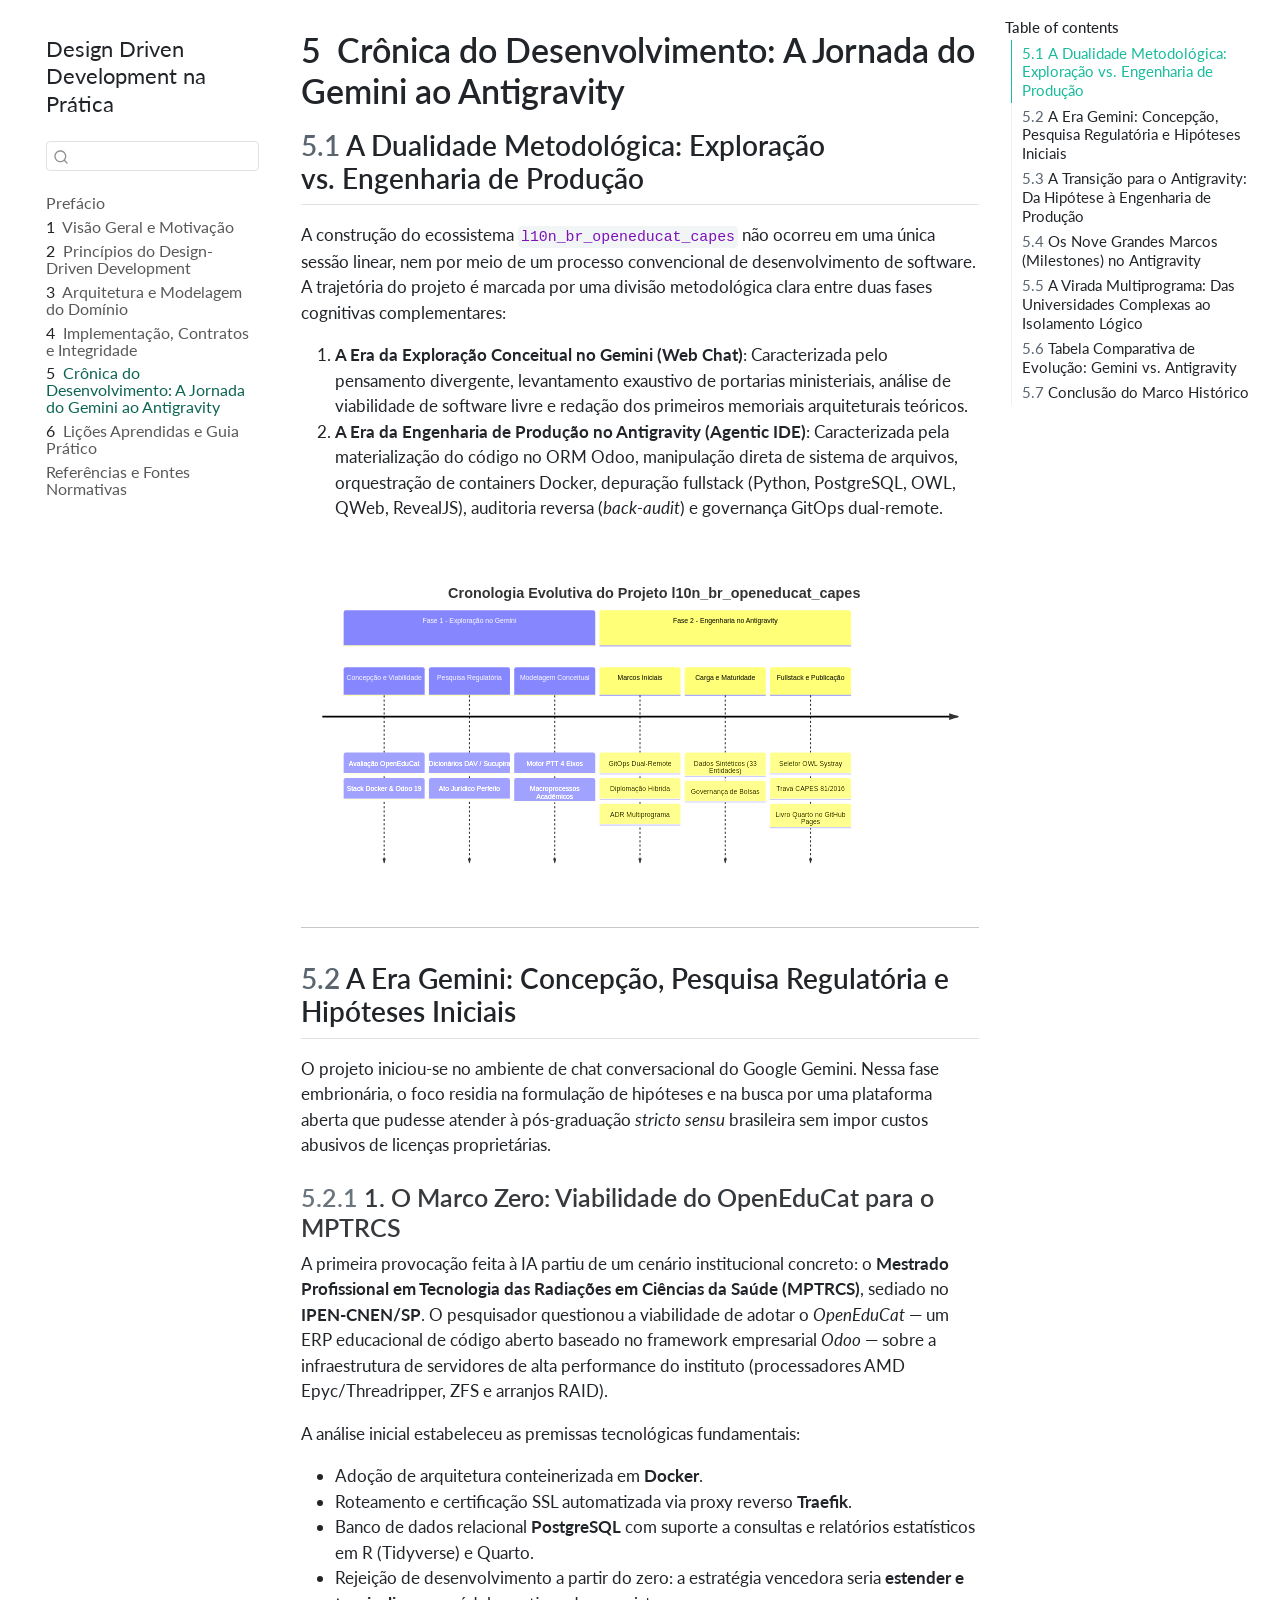
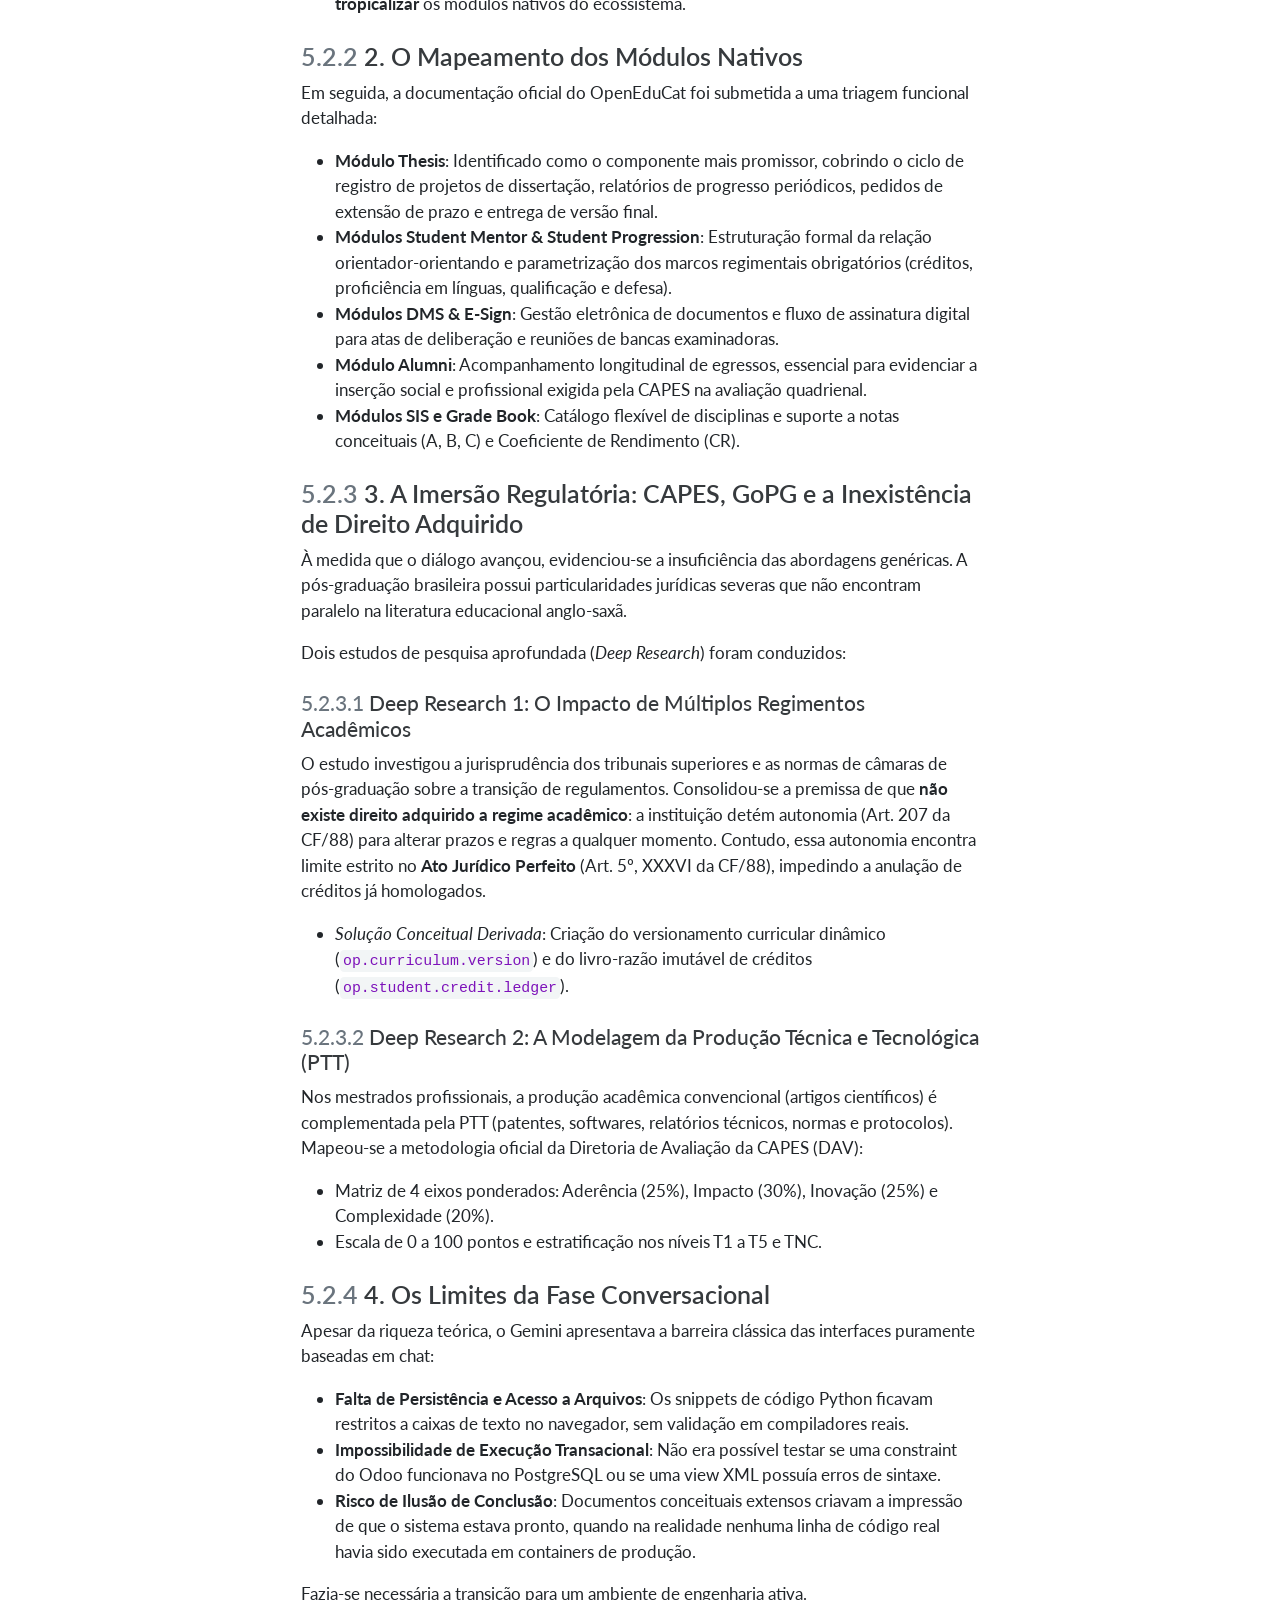
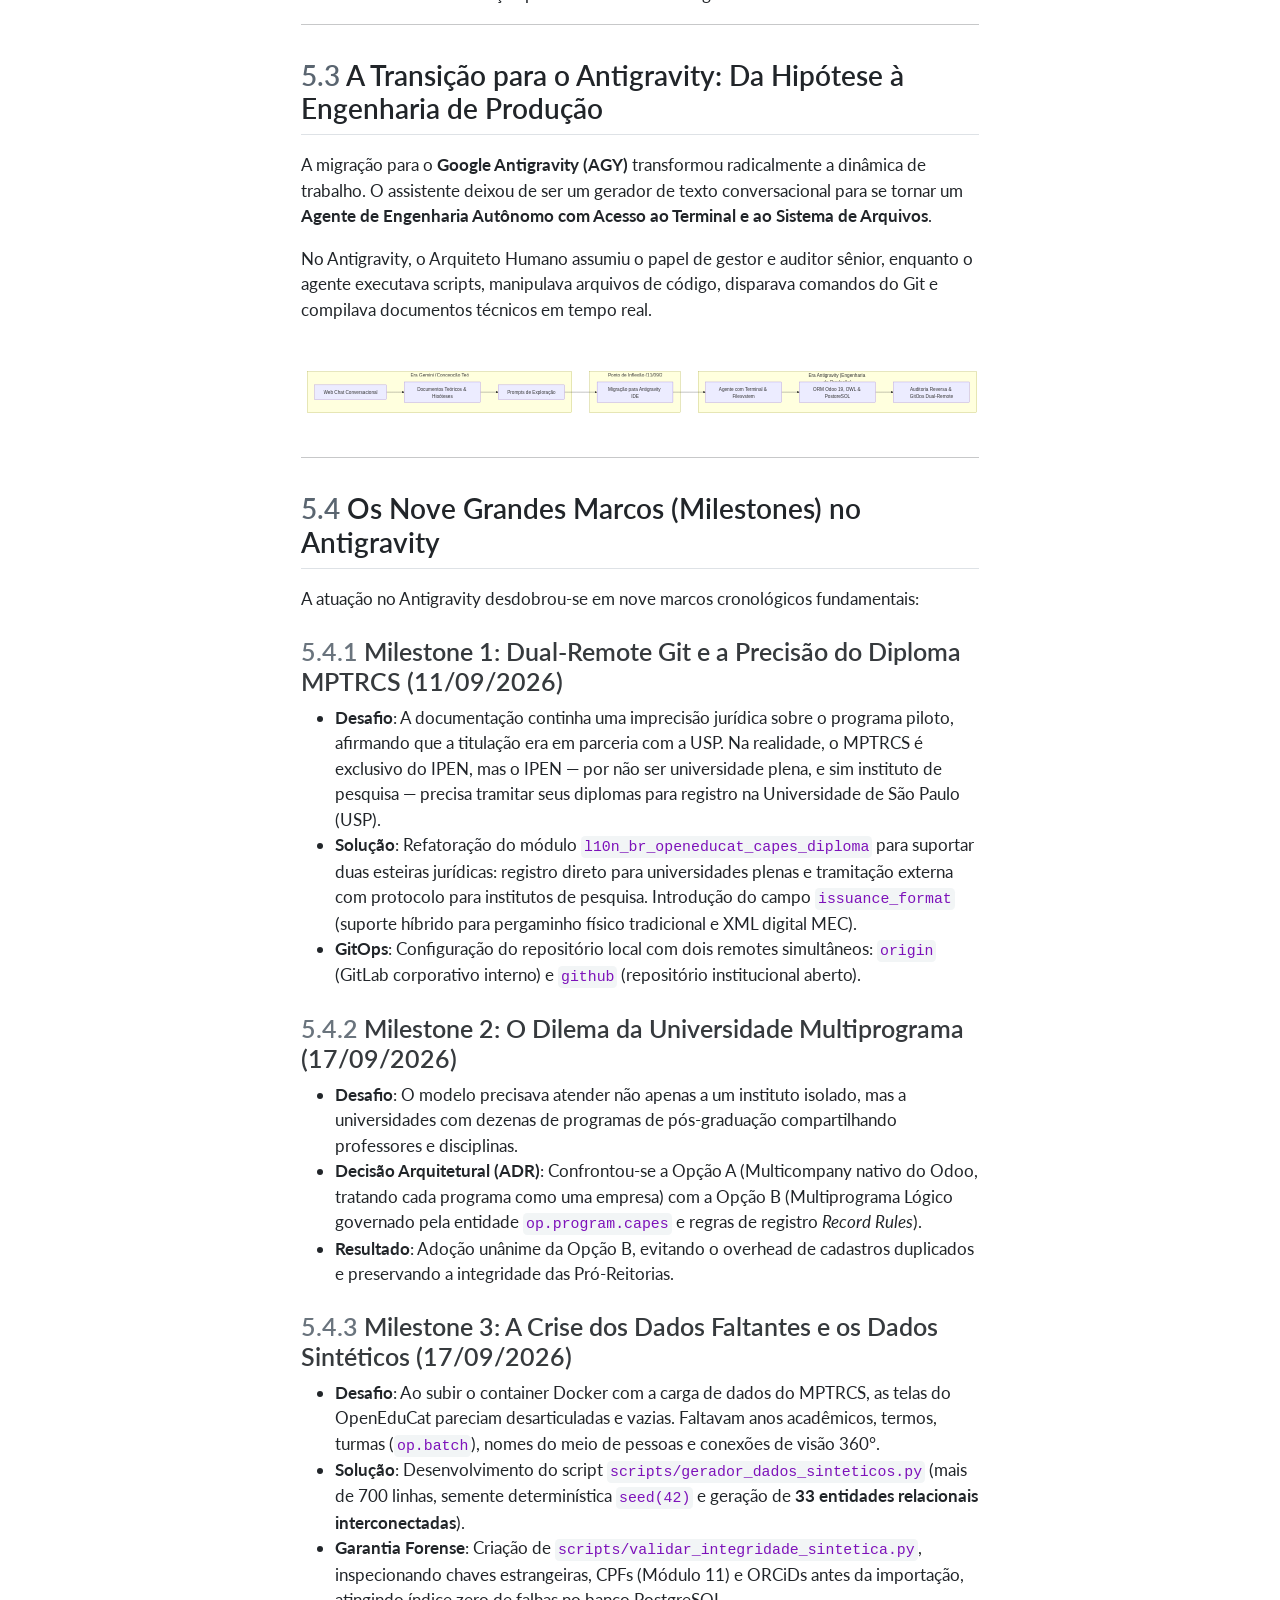
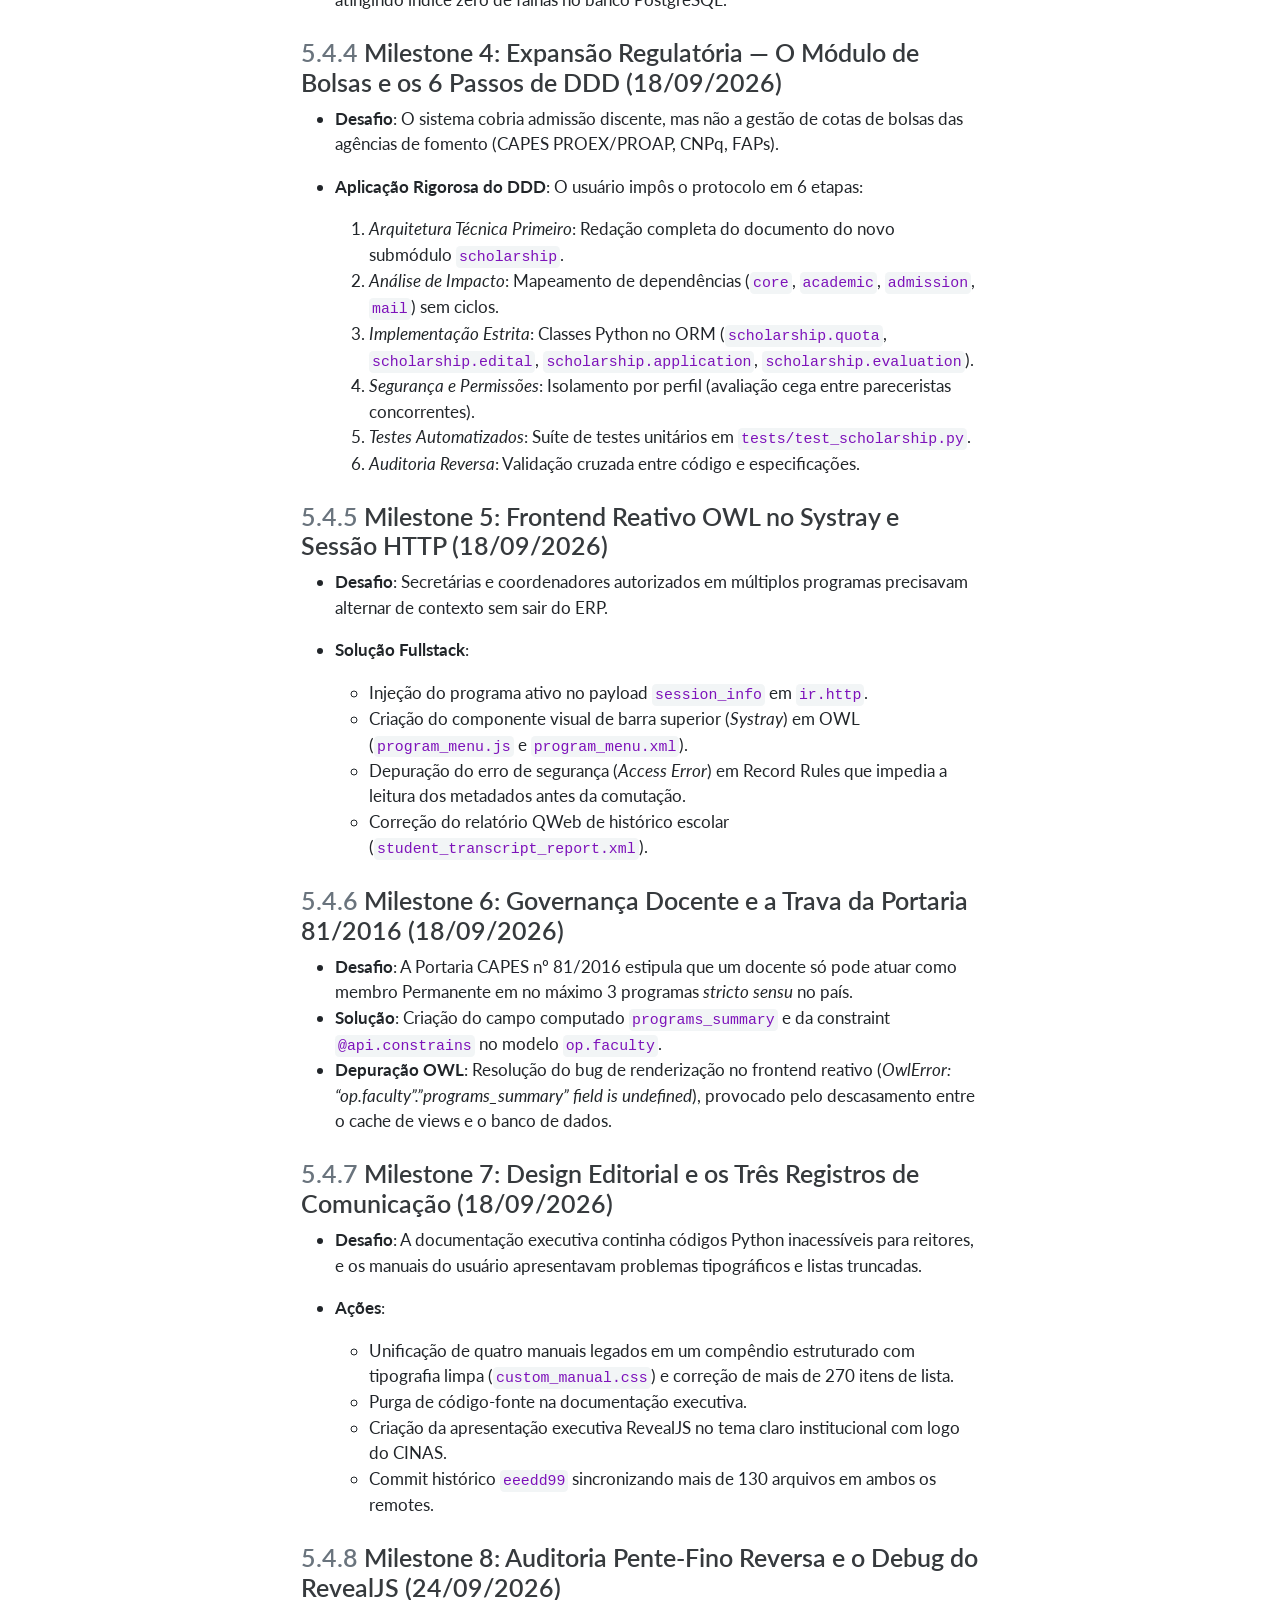
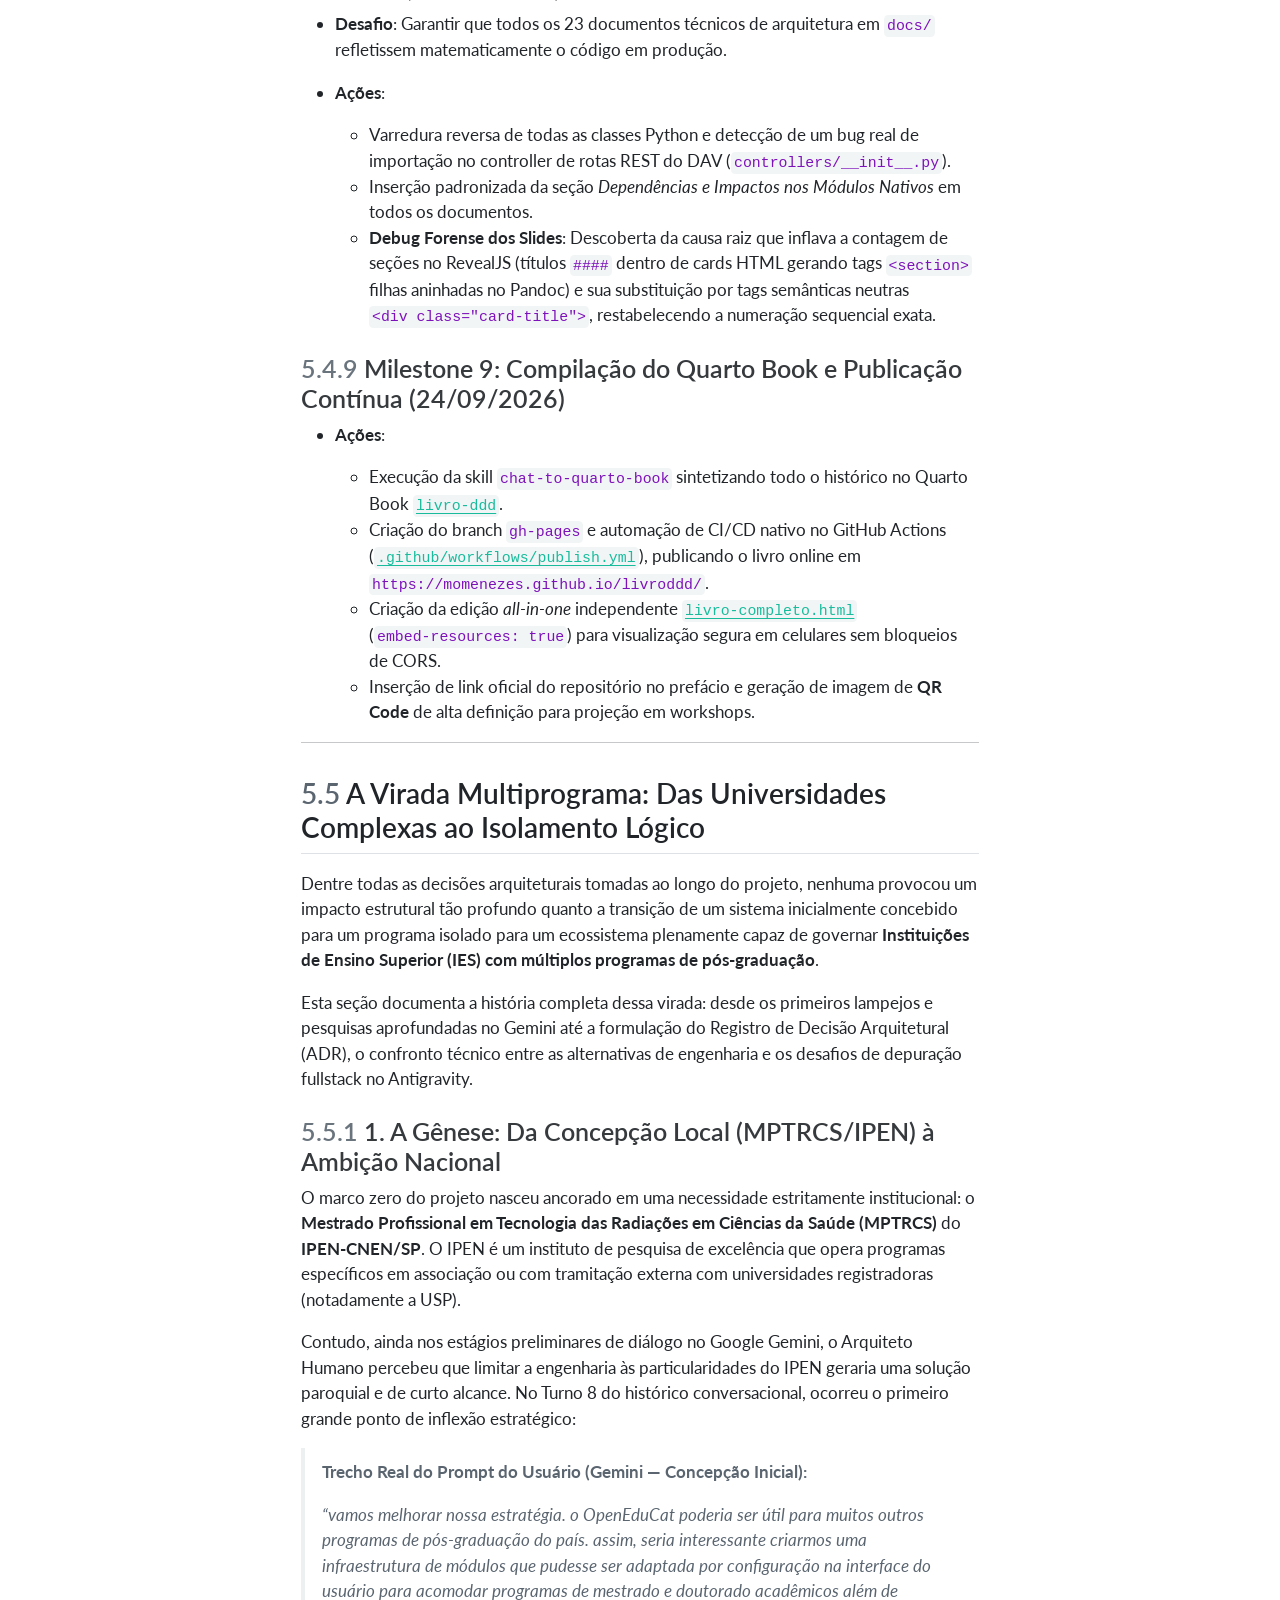
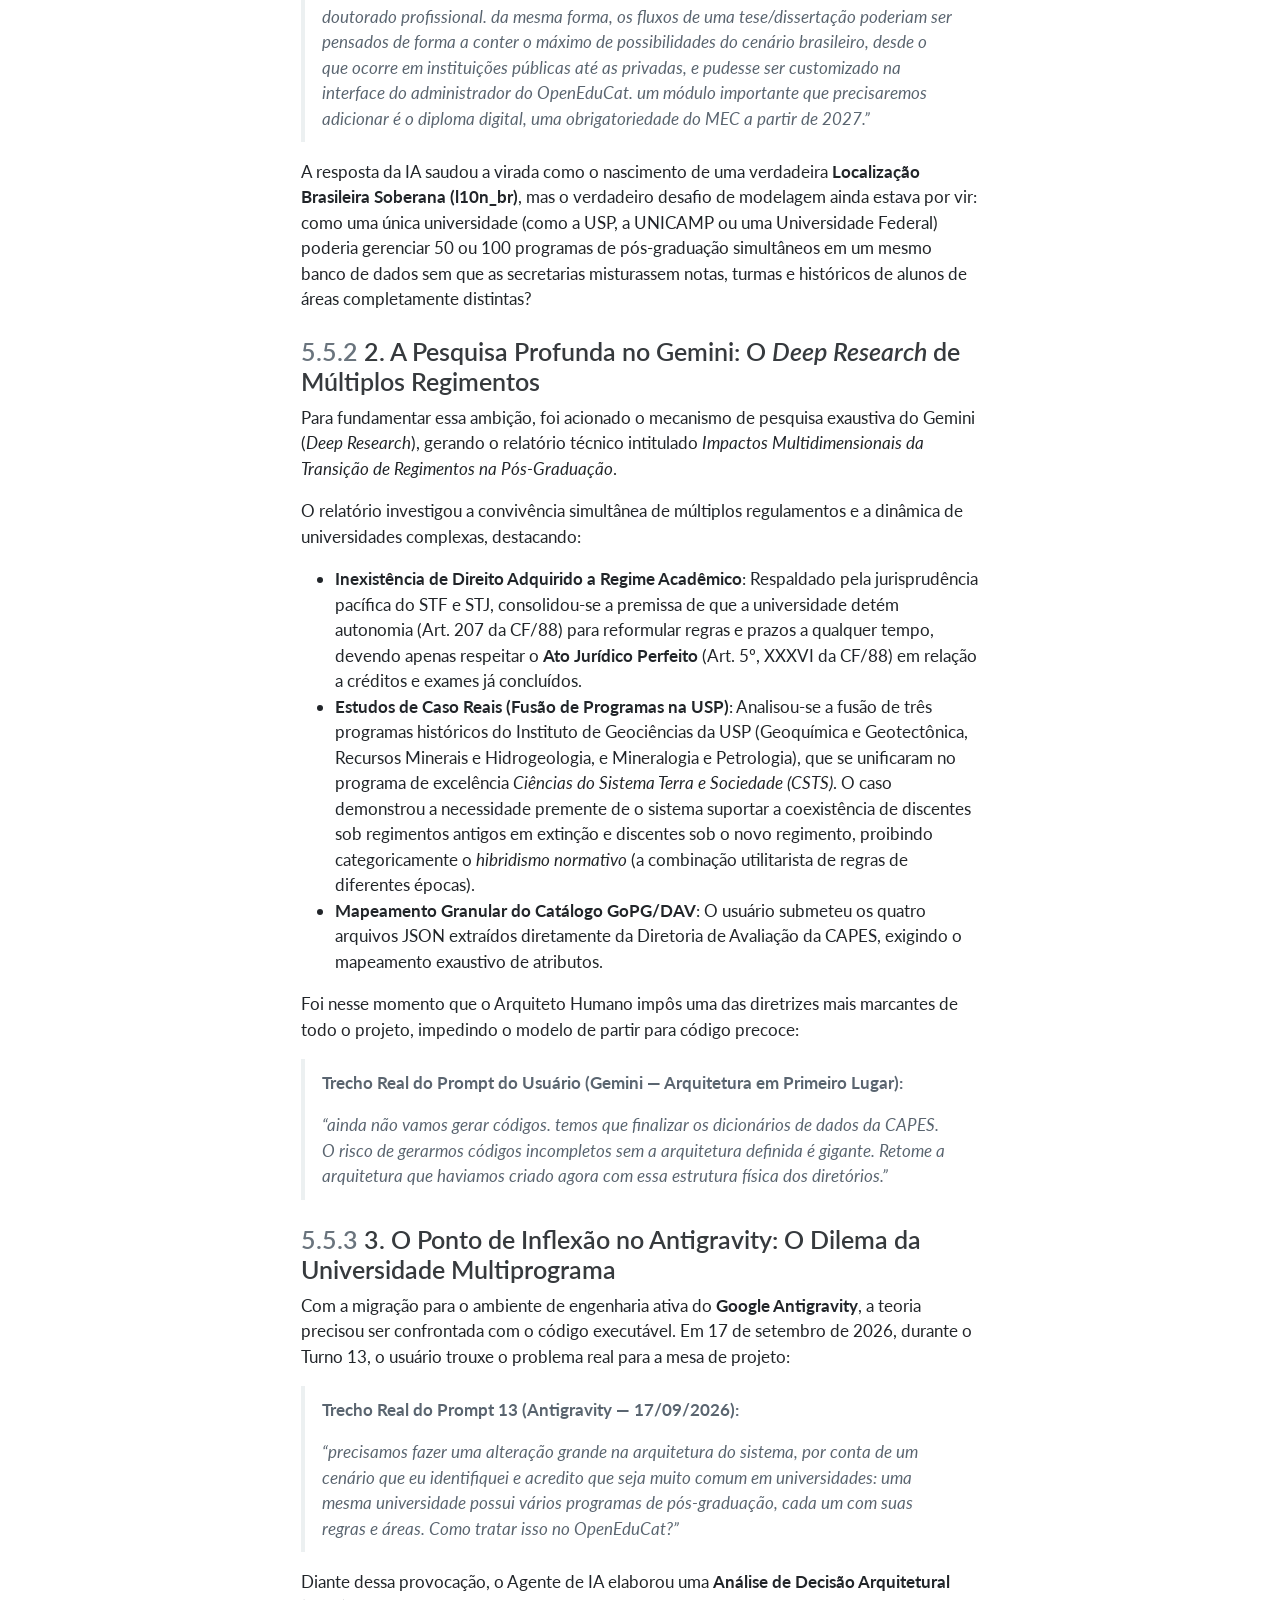
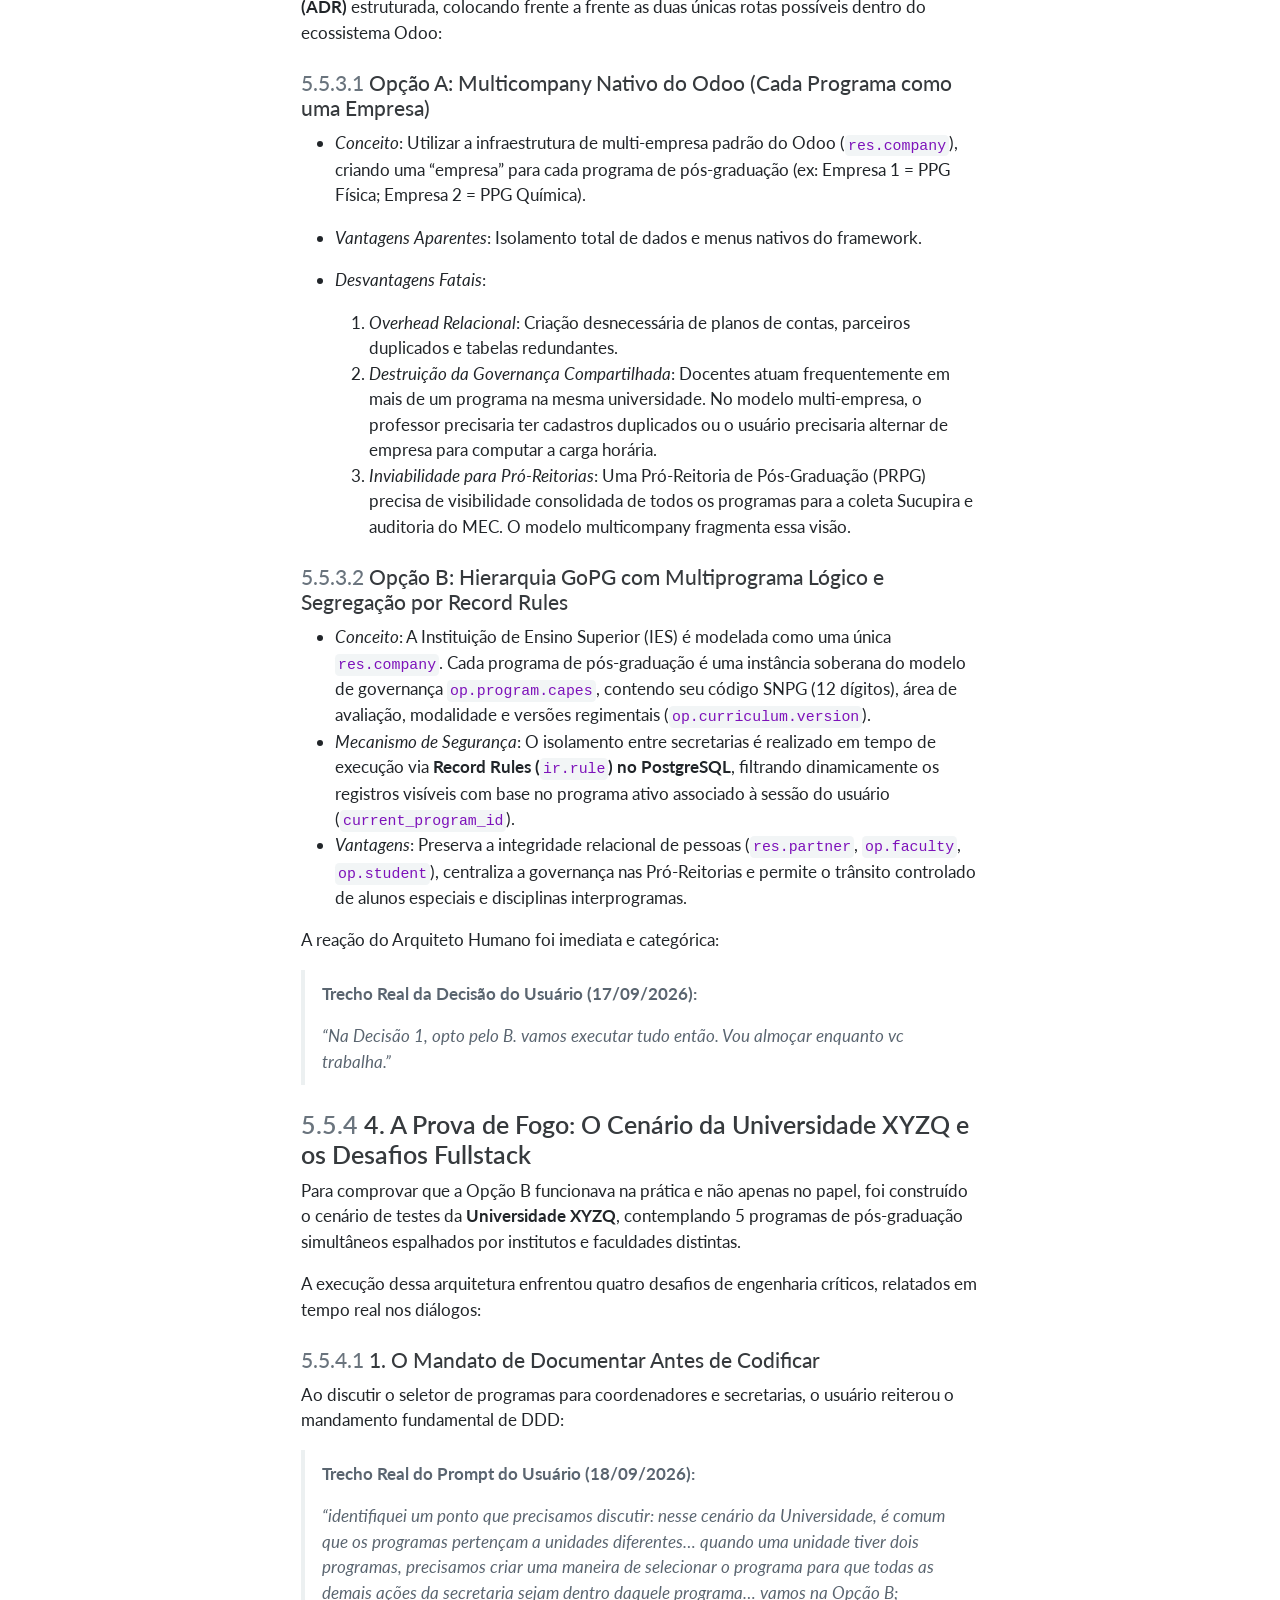
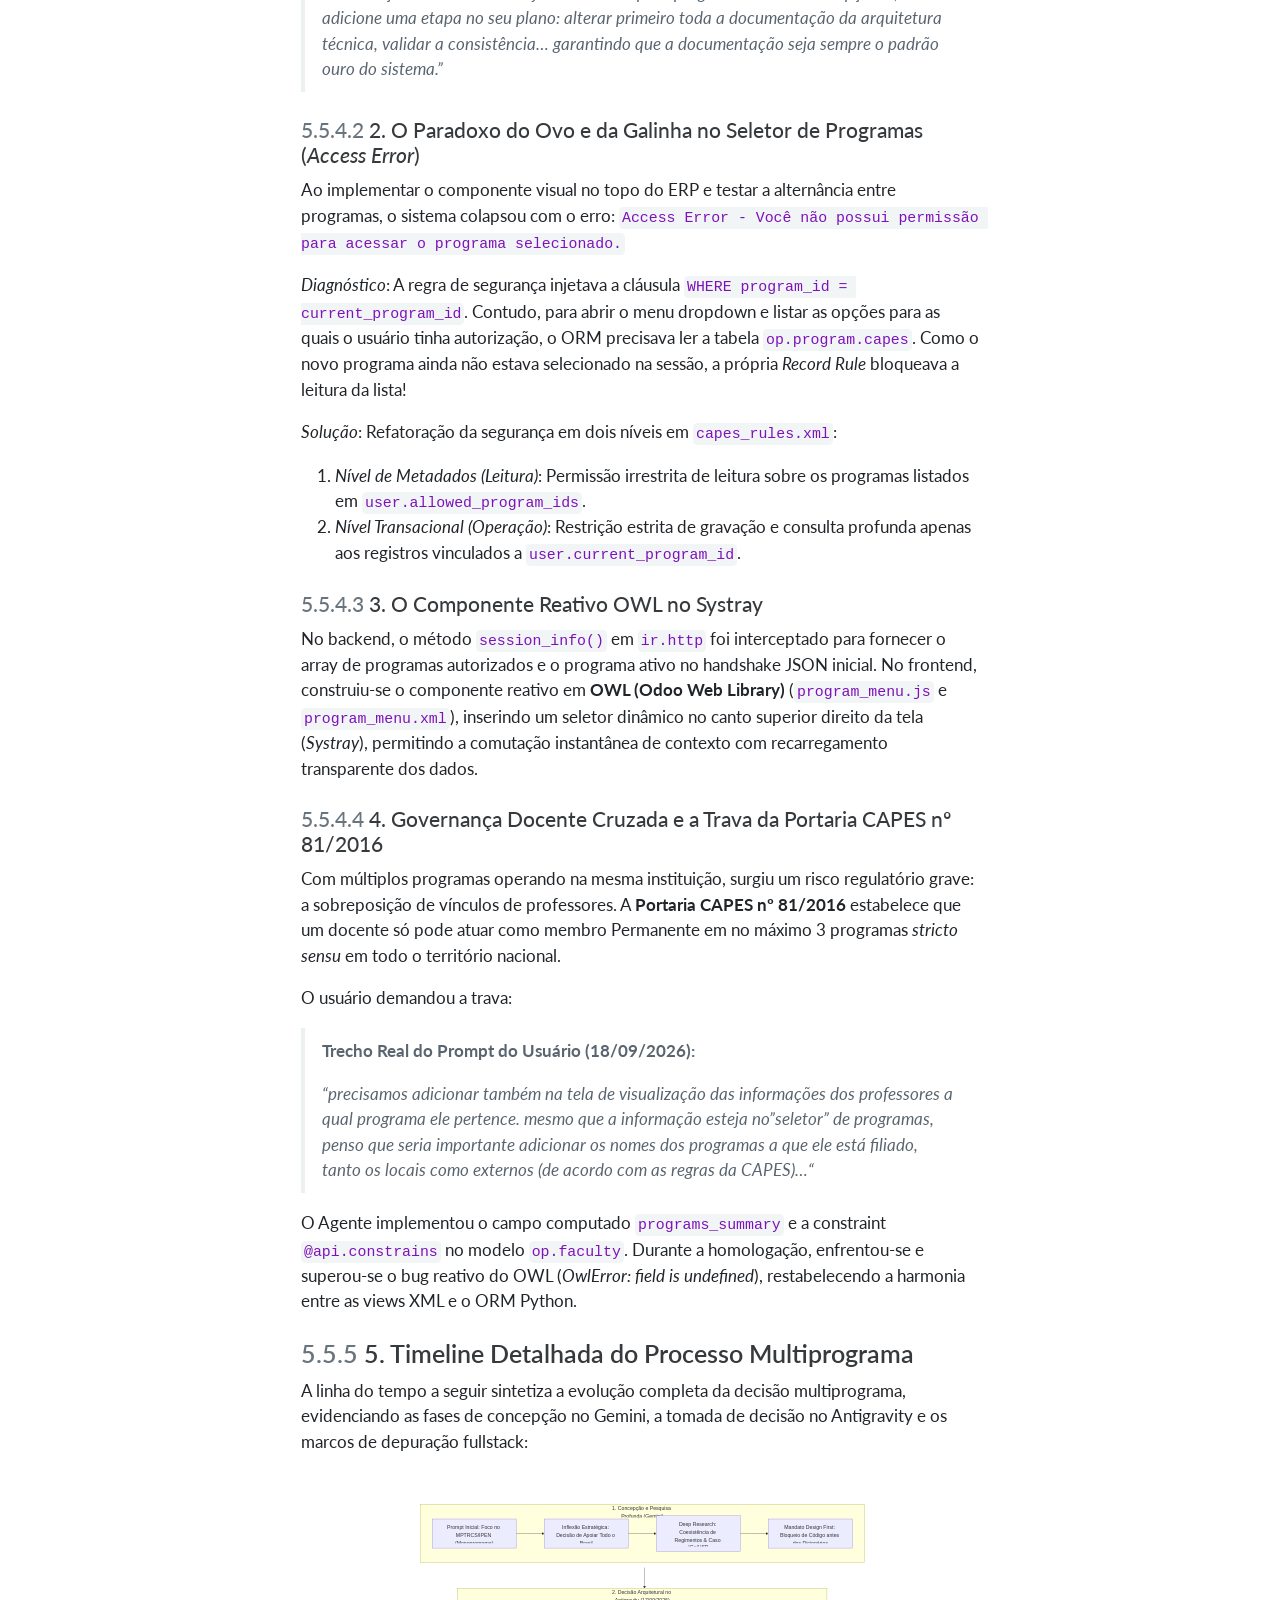
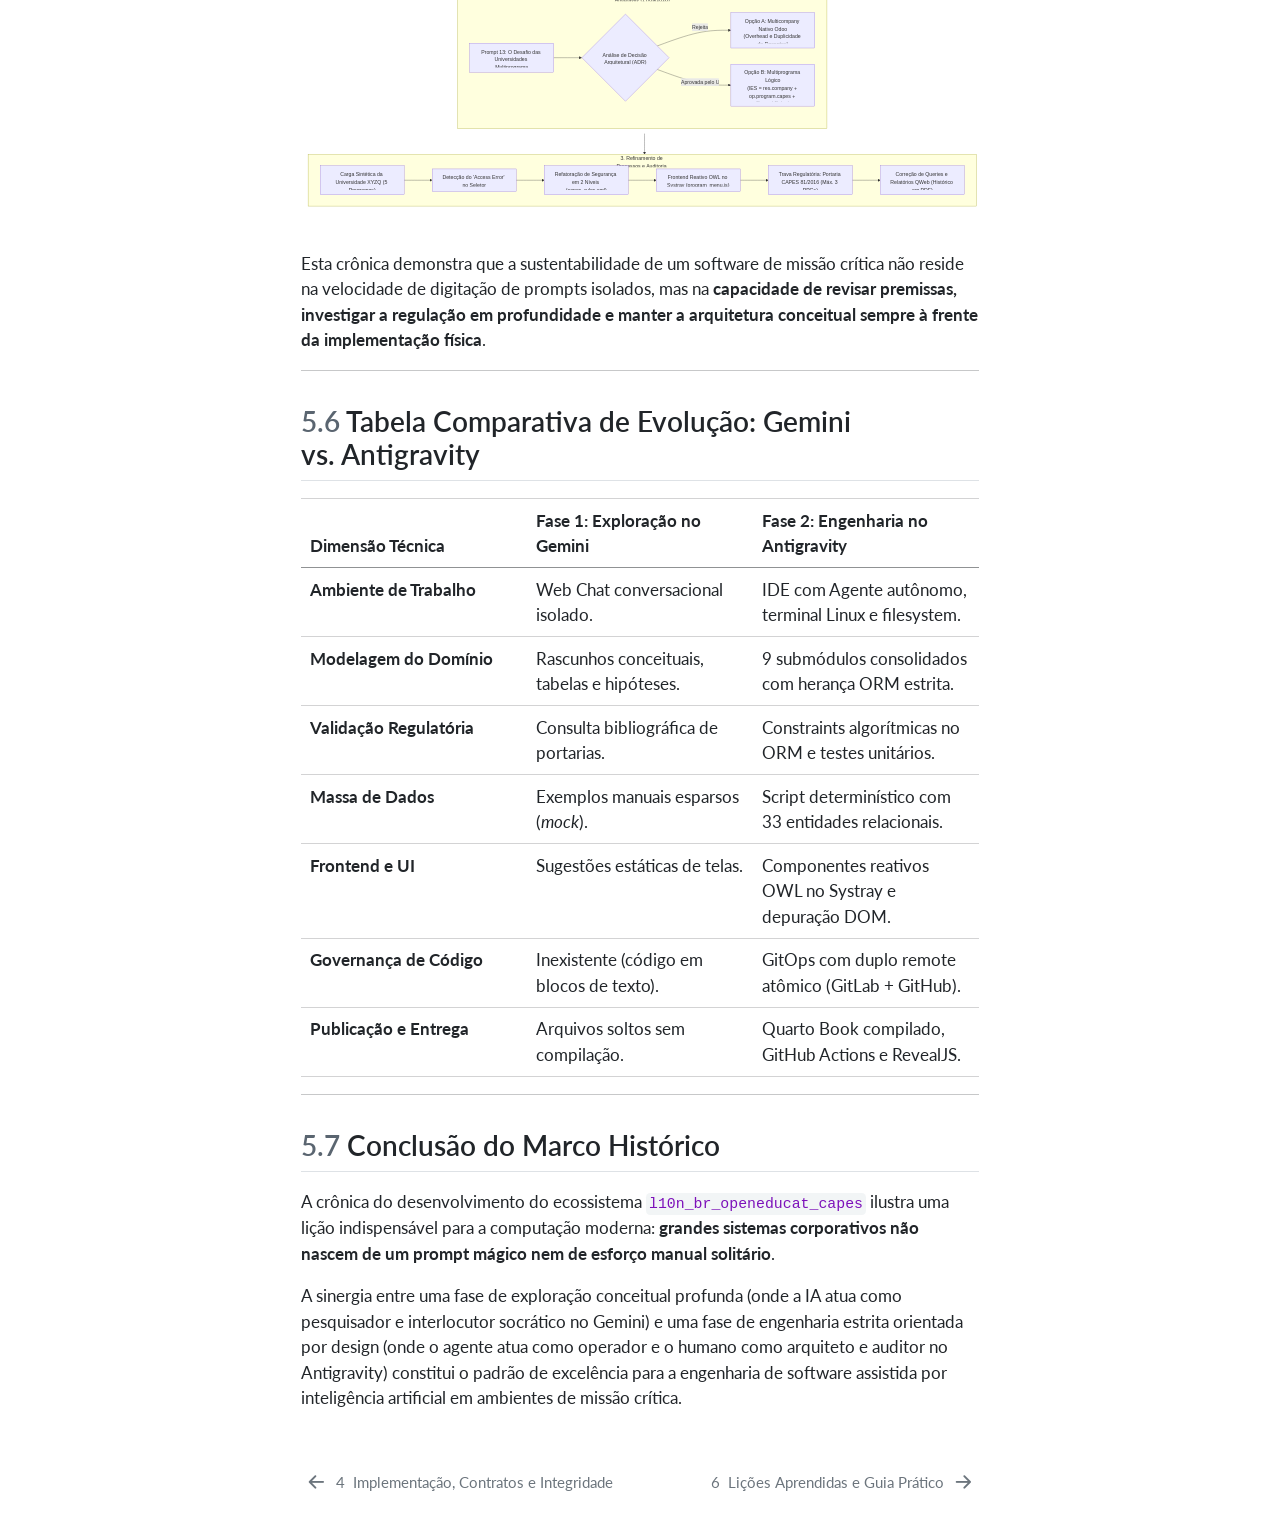
<file: _book/05-cronica-do-desenvolvimento-e-milestones.html>
<!DOCTYPE html>
<html xmlns="http://www.w3.org/1999/xhtml" lang="en" xml:lang="en"><head>

<meta charset="utf-8">
<meta name="generator" content="quarto-1.9.38">

<meta name="viewport" content="width=device-width, initial-scale=1.0, user-scalable=yes">


<title>5&nbsp; Crônica do Desenvolvimento: A Jornada do Gemini ao Antigravity – Design Driven Development na Prática</title>
<style>
/* Default styles provided by pandoc.
** See https://pandoc.org/MANUAL.html#variables-for-html for config info.
*/
code{white-space: pre-wrap;}
span.smallcaps{font-variant: small-caps;}
div.columns{display: flex; gap: min(4vw, 1.5em);}
div.column{flex: auto; overflow-x: auto;}
div.hanging-indent{margin-left: 1.5em; text-indent: -1.5em;}
ul.task-list{list-style: none;}
ul.task-list li input[type="checkbox"] {
  width: 0.8em;
  margin: 0 0.8em 0.2em -1em; /* quarto-specific, see https://github.com/quarto-dev/quarto-cli/issues/4556 */ 
  vertical-align: middle;
}
</style>


<script src="site_libs/quarto-nav/quarto-nav.js"></script>
<script src="site_libs/quarto-nav/headroom.min.js"></script>
<script src="site_libs/clipboard/clipboard.min.js"></script>
<script src="site_libs/quarto-search/autocomplete.umd.js"></script>
<script src="site_libs/quarto-search/fuse.min.js"></script>
<script src="site_libs/quarto-search/quarto-search.js"></script>
<meta name="quarto:offset" content="./">
<link href="./06-licoes-aprendidas.html" rel="next">
<link href="./04-implementacao-e-contratos.html" rel="prev">
<script src="site_libs/quarto-html/quarto.js" type="module"></script>
<script src="site_libs/quarto-html/tabsets/tabsets.js" type="module"></script>
<script src="site_libs/quarto-html/popper.min.js"></script>
<script src="site_libs/quarto-html/tippy.umd.min.js"></script>
<script src="site_libs/quarto-html/anchor.min.js"></script>
<link href="site_libs/quarto-html/tippy.css" rel="stylesheet">
<link href="site_libs/quarto-html/quarto-syntax-highlighting-de63f62b328812d8e578a4d74e282472.css" rel="stylesheet" id="quarto-text-highlighting-styles">
<script src="site_libs/bootstrap/bootstrap.min.js"></script>
<link href="site_libs/bootstrap/bootstrap-icons.css" rel="stylesheet">
<link href="site_libs/bootstrap/bootstrap-2753fdcdb5afa9599bdf1f47beeab348.min.css" rel="stylesheet" append-hash="true" id="quarto-bootstrap" data-mode="light">
<script id="quarto-search-options" type="application/json">{
  "location": "sidebar",
  "copy-button": false,
  "collapse-after": 3,
  "panel-placement": "start",
  "type": "textbox",
  "limit": 50,
  "keyboard-shortcut": [
    "f",
    "/",
    "s"
  ],
  "show-item-context": false,
  "language": {
    "search-no-results-text": "No results",
    "search-matching-documents-text": "matching documents",
    "search-copy-link-title": "Copy link to search",
    "search-hide-matches-text": "Hide additional matches",
    "search-more-match-text": "more match in this document",
    "search-more-matches-text": "more matches in this document",
    "search-clear-button-title": "Clear",
    "search-text-placeholder": "",
    "search-detached-cancel-button-title": "Cancel",
    "search-submit-button-title": "Submit",
    "search-label": "Search"
  }
}</script>
<meta name="mermaid-theme" content="default">
<script src="site_libs/quarto-diagram/mermaid.min.js"></script>
<script src="site_libs/quarto-diagram/mermaid-init.js"></script>
<link href="site_libs/quarto-diagram/mermaid.css" rel="stylesheet">


<link rel="stylesheet" href="custom.css">
</head>

<body class="nav-sidebar floating quarto-light">

<div id="quarto-search-results"></div>
  <header id="quarto-header" class="headroom fixed-top">
  <nav class="quarto-secondary-nav">
    <div class="container-fluid d-flex">
      <button type="button" class="quarto-btn-toggle btn" data-bs-toggle="collapse" role="button" data-bs-target=".quarto-sidebar-collapse-item" aria-controls="quarto-sidebar" aria-expanded="false" aria-label="Toggle sidebar navigation" onclick="if (window.quartoToggleHeadroom) { window.quartoToggleHeadroom(); }">
        <i class="bi bi-layout-text-sidebar-reverse"></i>
      </button>
        <nav class="quarto-page-breadcrumbs" aria-label="breadcrumb"><ol class="breadcrumb"><li class="breadcrumb-item"><a href="./05-cronica-do-desenvolvimento-e-milestones.html"><span class="chapter-number">5</span>&nbsp; <span class="chapter-title">Crônica do Desenvolvimento: A Jornada do Gemini ao Antigravity</span></a></li></ol></nav>
        <a class="flex-grow-1" role="navigation" data-bs-toggle="collapse" data-bs-target=".quarto-sidebar-collapse-item" aria-controls="quarto-sidebar" aria-expanded="false" aria-label="Toggle sidebar navigation" onclick="if (window.quartoToggleHeadroom) { window.quartoToggleHeadroom(); }">      
        </a>
      <button type="button" class="btn quarto-search-button" aria-label="Search" onclick="window.quartoOpenSearch();">
        <i class="bi bi-search"></i>
      </button>
    </div>
  </nav>
</header>
<!-- content -->
<div id="quarto-content" class="quarto-container page-columns page-rows-contents page-layout-article">
<!-- sidebar -->
  <nav id="quarto-sidebar" class="sidebar collapse collapse-horizontal quarto-sidebar-collapse-item sidebar-navigation floating overflow-auto">
    <div class="pt-lg-2 mt-2 text-left sidebar-header">
    <div class="sidebar-title mb-0 py-0">
      <a href="./">Design Driven Development na Prática</a> 
    </div>
      </div>
        <div class="mt-2 flex-shrink-0 align-items-center">
        <div class="sidebar-search">
        <div id="quarto-search" class="" title="Search"></div>
        </div>
        </div>
    <div class="sidebar-menu-container"> 
    <ul class="list-unstyled mt-1">
        <li class="sidebar-item">
  <div class="sidebar-item-container"> 
  <a href="./index.html" class="sidebar-item-text sidebar-link">
 <span class="menu-text">Prefácio</span></a>
  </div>
</li>
        <li class="sidebar-item">
  <div class="sidebar-item-container"> 
  <a href="./01-visao-geral-e-motivacao.html" class="sidebar-item-text sidebar-link">
 <span class="menu-text"><span class="chapter-number">1</span>&nbsp; <span class="chapter-title">Visão Geral e Motivação</span></span></a>
  </div>
</li>
        <li class="sidebar-item">
  <div class="sidebar-item-container"> 
  <a href="./02-principios-design-driven.html" class="sidebar-item-text sidebar-link">
 <span class="menu-text"><span class="chapter-number">2</span>&nbsp; <span class="chapter-title">Princípios do Design-Driven Development</span></span></a>
  </div>
</li>
        <li class="sidebar-item">
  <div class="sidebar-item-container"> 
  <a href="./03-arquitetura-e-modelagem.html" class="sidebar-item-text sidebar-link">
 <span class="menu-text"><span class="chapter-number">3</span>&nbsp; <span class="chapter-title">Arquitetura e Modelagem do Domínio</span></span></a>
  </div>
</li>
        <li class="sidebar-item">
  <div class="sidebar-item-container"> 
  <a href="./04-implementacao-e-contratos.html" class="sidebar-item-text sidebar-link">
 <span class="menu-text"><span class="chapter-number">4</span>&nbsp; <span class="chapter-title">Implementação, Contratos e Integridade</span></span></a>
  </div>
</li>
        <li class="sidebar-item">
  <div class="sidebar-item-container"> 
  <a href="./05-cronica-do-desenvolvimento-e-milestones.html" class="sidebar-item-text sidebar-link active">
 <span class="menu-text"><span class="chapter-number">5</span>&nbsp; <span class="chapter-title">Crônica do Desenvolvimento: A Jornada do Gemini ao Antigravity</span></span></a>
  </div>
</li>
        <li class="sidebar-item">
  <div class="sidebar-item-container"> 
  <a href="./06-licoes-aprendidas.html" class="sidebar-item-text sidebar-link">
 <span class="menu-text"><span class="chapter-number">6</span>&nbsp; <span class="chapter-title">Lições Aprendidas e Guia Prático</span></span></a>
  </div>
</li>
        <li class="sidebar-item">
  <div class="sidebar-item-container"> 
  <a href="./referencias.html" class="sidebar-item-text sidebar-link">
 <span class="menu-text">Referências e Fontes Normativas</span></a>
  </div>
</li>
    </ul>
    </div>
</nav>
<div id="quarto-sidebar-glass" class="quarto-sidebar-collapse-item" data-bs-toggle="collapse" data-bs-target=".quarto-sidebar-collapse-item"></div>
<!-- margin-sidebar -->
    <div id="quarto-margin-sidebar" class="sidebar margin-sidebar">
        <nav id="TOC" role="doc-toc" class="toc-active">
    <h2 id="toc-title">Table of contents</h2>
   
  <ul>
  <li><a href="#a-dualidade-metodológica-exploração-vs.-engenharia-de-produção" id="toc-a-dualidade-metodológica-exploração-vs.-engenharia-de-produção" class="nav-link active" data-scroll-target="#a-dualidade-metodológica-exploração-vs.-engenharia-de-produção"><span class="header-section-number">5.1</span> A Dualidade Metodológica: Exploração vs.&nbsp;Engenharia de Produção</a></li>
  <li><a href="#a-era-gemini-concepção-pesquisa-regulatória-e-hipóteses-iniciais" id="toc-a-era-gemini-concepção-pesquisa-regulatória-e-hipóteses-iniciais" class="nav-link" data-scroll-target="#a-era-gemini-concepção-pesquisa-regulatória-e-hipóteses-iniciais"><span class="header-section-number">5.2</span> A Era Gemini: Concepção, Pesquisa Regulatória e Hipóteses Iniciais</a>
  <ul class="collapse">
  <li><a href="#o-marco-zero-viabilidade-do-openeducat-para-o-mptrcs" id="toc-o-marco-zero-viabilidade-do-openeducat-para-o-mptrcs" class="nav-link" data-scroll-target="#o-marco-zero-viabilidade-do-openeducat-para-o-mptrcs"><span class="header-section-number">5.2.1</span> 1. O Marco Zero: Viabilidade do OpenEduCat para o MPTRCS</a></li>
  <li><a href="#o-mapeamento-dos-módulos-nativos" id="toc-o-mapeamento-dos-módulos-nativos" class="nav-link" data-scroll-target="#o-mapeamento-dos-módulos-nativos"><span class="header-section-number">5.2.2</span> 2. O Mapeamento dos Módulos Nativos</a></li>
  <li><a href="#a-imersão-regulatória-capes-gopg-e-a-inexistência-de-direito-adquirido" id="toc-a-imersão-regulatória-capes-gopg-e-a-inexistência-de-direito-adquirido" class="nav-link" data-scroll-target="#a-imersão-regulatória-capes-gopg-e-a-inexistência-de-direito-adquirido"><span class="header-section-number">5.2.3</span> 3. A Imersão Regulatória: CAPES, GoPG e a Inexistência de Direito Adquirido</a></li>
  <li><a href="#os-limites-da-fase-conversacional" id="toc-os-limites-da-fase-conversacional" class="nav-link" data-scroll-target="#os-limites-da-fase-conversacional"><span class="header-section-number">5.2.4</span> 4. Os Limites da Fase Conversacional</a></li>
  </ul></li>
  <li><a href="#a-transição-para-o-antigravity-da-hipótese-à-engenharia-de-produção" id="toc-a-transição-para-o-antigravity-da-hipótese-à-engenharia-de-produção" class="nav-link" data-scroll-target="#a-transição-para-o-antigravity-da-hipótese-à-engenharia-de-produção"><span class="header-section-number">5.3</span> A Transição para o Antigravity: Da Hipótese à Engenharia de Produção</a></li>
  <li><a href="#os-nove-grandes-marcos-milestones-no-antigravity" id="toc-os-nove-grandes-marcos-milestones-no-antigravity" class="nav-link" data-scroll-target="#os-nove-grandes-marcos-milestones-no-antigravity"><span class="header-section-number">5.4</span> Os Nove Grandes Marcos (Milestones) no Antigravity</a>
  <ul class="collapse">
  <li><a href="#milestone-1-dual-remote-git-e-a-precisão-do-diploma-mptrcs-11092026" id="toc-milestone-1-dual-remote-git-e-a-precisão-do-diploma-mptrcs-11092026" class="nav-link" data-scroll-target="#milestone-1-dual-remote-git-e-a-precisão-do-diploma-mptrcs-11092026"><span class="header-section-number">5.4.1</span> Milestone 1: Dual-Remote Git e a Precisão do Diploma MPTRCS (11/09/2026)</a></li>
  <li><a href="#milestone-2-o-dilema-da-universidade-multiprograma-17092026" id="toc-milestone-2-o-dilema-da-universidade-multiprograma-17092026" class="nav-link" data-scroll-target="#milestone-2-o-dilema-da-universidade-multiprograma-17092026"><span class="header-section-number">5.4.2</span> Milestone 2: O Dilema da Universidade Multiprograma (17/09/2026)</a></li>
  <li><a href="#milestone-3-a-crise-dos-dados-faltantes-e-os-dados-sintéticos-17092026" id="toc-milestone-3-a-crise-dos-dados-faltantes-e-os-dados-sintéticos-17092026" class="nav-link" data-scroll-target="#milestone-3-a-crise-dos-dados-faltantes-e-os-dados-sintéticos-17092026"><span class="header-section-number">5.4.3</span> Milestone 3: A Crise dos Dados Faltantes e os Dados Sintéticos (17/09/2026)</a></li>
  <li><a href="#milestone-4-expansão-regulatória-o-módulo-de-bolsas-e-os-6-passos-de-ddd-18092026" id="toc-milestone-4-expansão-regulatória-o-módulo-de-bolsas-e-os-6-passos-de-ddd-18092026" class="nav-link" data-scroll-target="#milestone-4-expansão-regulatória-o-módulo-de-bolsas-e-os-6-passos-de-ddd-18092026"><span class="header-section-number">5.4.4</span> Milestone 4: Expansão Regulatória — O Módulo de Bolsas e os 6 Passos de DDD (18/09/2026)</a></li>
  <li><a href="#milestone-5-frontend-reativo-owl-no-systray-e-sessão-http-18092026" id="toc-milestone-5-frontend-reativo-owl-no-systray-e-sessão-http-18092026" class="nav-link" data-scroll-target="#milestone-5-frontend-reativo-owl-no-systray-e-sessão-http-18092026"><span class="header-section-number">5.4.5</span> Milestone 5: Frontend Reativo OWL no Systray e Sessão HTTP (18/09/2026)</a></li>
  <li><a href="#milestone-6-governança-docente-e-a-trava-da-portaria-812016-18092026" id="toc-milestone-6-governança-docente-e-a-trava-da-portaria-812016-18092026" class="nav-link" data-scroll-target="#milestone-6-governança-docente-e-a-trava-da-portaria-812016-18092026"><span class="header-section-number">5.4.6</span> Milestone 6: Governança Docente e a Trava da Portaria 81/2016 (18/09/2026)</a></li>
  <li><a href="#milestone-7-design-editorial-e-os-três-registros-de-comunicação-18092026" id="toc-milestone-7-design-editorial-e-os-três-registros-de-comunicação-18092026" class="nav-link" data-scroll-target="#milestone-7-design-editorial-e-os-três-registros-de-comunicação-18092026"><span class="header-section-number">5.4.7</span> Milestone 7: Design Editorial e os Três Registros de Comunicação (18/09/2026)</a></li>
  <li><a href="#milestone-8-auditoria-pente-fino-reversa-e-o-debug-do-revealjs-24092026" id="toc-milestone-8-auditoria-pente-fino-reversa-e-o-debug-do-revealjs-24092026" class="nav-link" data-scroll-target="#milestone-8-auditoria-pente-fino-reversa-e-o-debug-do-revealjs-24092026"><span class="header-section-number">5.4.8</span> Milestone 8: Auditoria Pente-Fino Reversa e o Debug do RevealJS (24/09/2026)</a></li>
  <li><a href="#milestone-9-compilação-do-quarto-book-e-publicação-contínua-24092026" id="toc-milestone-9-compilação-do-quarto-book-e-publicação-contínua-24092026" class="nav-link" data-scroll-target="#milestone-9-compilação-do-quarto-book-e-publicação-contínua-24092026"><span class="header-section-number">5.4.9</span> Milestone 9: Compilação do Quarto Book e Publicação Contínua (24/09/2026)</a></li>
  </ul></li>
  <li><a href="#a-virada-multiprograma-das-universidades-complexas-ao-isolamento-lógico" id="toc-a-virada-multiprograma-das-universidades-complexas-ao-isolamento-lógico" class="nav-link" data-scroll-target="#a-virada-multiprograma-das-universidades-complexas-ao-isolamento-lógico"><span class="header-section-number">5.5</span> A Virada Multiprograma: Das Universidades Complexas ao Isolamento Lógico</a>
  <ul class="collapse">
  <li><a href="#a-gênese-da-concepção-local-mptrcsipen-à-ambição-nacional" id="toc-a-gênese-da-concepção-local-mptrcsipen-à-ambição-nacional" class="nav-link" data-scroll-target="#a-gênese-da-concepção-local-mptrcsipen-à-ambição-nacional"><span class="header-section-number">5.5.1</span> 1. A Gênese: Da Concepção Local (MPTRCS/IPEN) à Ambição Nacional</a></li>
  <li><a href="#a-pesquisa-profunda-no-gemini-o-deep-research-de-múltiplos-regimentos" id="toc-a-pesquisa-profunda-no-gemini-o-deep-research-de-múltiplos-regimentos" class="nav-link" data-scroll-target="#a-pesquisa-profunda-no-gemini-o-deep-research-de-múltiplos-regimentos"><span class="header-section-number">5.5.2</span> 2. A Pesquisa Profunda no Gemini: O <em>Deep Research</em> de Múltiplos Regimentos</a></li>
  <li><a href="#o-ponto-de-inflexão-no-antigravity-o-dilema-da-universidade-multiprograma" id="toc-o-ponto-de-inflexão-no-antigravity-o-dilema-da-universidade-multiprograma" class="nav-link" data-scroll-target="#o-ponto-de-inflexão-no-antigravity-o-dilema-da-universidade-multiprograma"><span class="header-section-number">5.5.3</span> 3. O Ponto de Inflexão no Antigravity: O Dilema da Universidade Multiprograma</a></li>
  <li><a href="#a-prova-de-fogo-o-cenário-da-universidade-xyzq-e-os-desafios-fullstack" id="toc-a-prova-de-fogo-o-cenário-da-universidade-xyzq-e-os-desafios-fullstack" class="nav-link" data-scroll-target="#a-prova-de-fogo-o-cenário-da-universidade-xyzq-e-os-desafios-fullstack"><span class="header-section-number">5.5.4</span> 4. A Prova de Fogo: O Cenário da Universidade XYZQ e os Desafios Fullstack</a></li>
  <li><a href="#timeline-detalhada-do-processo-multiprograma" id="toc-timeline-detalhada-do-processo-multiprograma" class="nav-link" data-scroll-target="#timeline-detalhada-do-processo-multiprograma"><span class="header-section-number">5.5.5</span> 5. Timeline Detalhada do Processo Multiprograma</a></li>
  </ul></li>
  <li><a href="#tabela-comparativa-de-evolução-gemini-vs.-antigravity" id="toc-tabela-comparativa-de-evolução-gemini-vs.-antigravity" class="nav-link" data-scroll-target="#tabela-comparativa-de-evolução-gemini-vs.-antigravity"><span class="header-section-number">5.6</span> Tabela Comparativa de Evolução: Gemini vs.&nbsp;Antigravity</a></li>
  <li><a href="#conclusão-do-marco-histórico" id="toc-conclusão-do-marco-histórico" class="nav-link" data-scroll-target="#conclusão-do-marco-histórico"><span class="header-section-number">5.7</span> Conclusão do Marco Histórico</a></li>
  </ul>
</nav>
    </div>
<!-- main -->
<main class="content" id="quarto-document-content">

<header id="title-block-header" class="quarto-title-block default">
<div class="quarto-title">
<h1 class="title"><span class="chapter-number">5</span>&nbsp; <span class="chapter-title">Crônica do Desenvolvimento: A Jornada do Gemini ao Antigravity</span></h1>
</div>



<div class="quarto-title-meta">

    
  
    
  </div>
  


</header>


<section id="a-dualidade-metodológica-exploração-vs.-engenharia-de-produção" class="level2" data-number="5.1">
<h2 data-number="5.1" class="anchored" data-anchor-id="a-dualidade-metodológica-exploração-vs.-engenharia-de-produção"><span class="header-section-number">5.1</span> A Dualidade Metodológica: Exploração vs.&nbsp;Engenharia de Produção</h2>
<p>A construção do ecossistema <code>l10n_br_openeducat_capes</code> não ocorreu em uma única sessão linear, nem por meio de um processo convencional de desenvolvimento de software. A trajetória do projeto é marcada por uma divisão metodológica clara entre duas fases cognitivas complementares:</p>
<ol type="1">
<li><strong>A Era da Exploração Conceitual no Gemini (Web Chat)</strong>: Caracterizada pelo pensamento divergente, levantamento exaustivo de portarias ministeriais, análise de viabilidade de software livre e redação dos primeiros memoriais arquiteturais teóricos.</li>
<li><strong>A Era da Engenharia de Produção no Antigravity (Agentic IDE)</strong>: Caracterizada pela materialização do código no ORM Odoo, manipulação direta de sistema de arquivos, orquestração de containers Docker, depuração fullstack (Python, PostgreSQL, OWL, QWeb, RevealJS), auditoria reversa (<em>back-audit</em>) e governança GitOps dual-remote.</li>
</ol>
<div class="cell" data-layout-align="default">
<div class="cell-output-display">
<div>
<p></p><figure class="figure"><p></p>
<div>
<pre class="mermaid mermaid-js">timeline
    title Cronologia Evolutiva do Projeto l10n_br_openeducat_capes
    section Fase 1 - Exploração no Gemini
        Concepção e Viabilidade : Avaliação OpenEduCat : Stack Docker &amp; Odoo 19
        Pesquisa Regulatória : Dicionários DAV / Sucupira : Ato Jurídico Perfeito
        Modelagem Conceitual : Motor PTT 4 Eixos : Macroprocessos Acadêmicos
    section Fase 2 - Engenharia no Antigravity
        Marcos Iniciais : GitOps Dual-Remote : Diplomação Híbrida : ADR Multiprograma
        Carga e Maturidade : Dados Sintéticos (33 Entidades) : Governança de Bolsas
        Fullstack e Publicação : Seletor OWL Systray : Trava CAPES 81/2016 : Livro Quarto no GitHub Pages
</pre>
</div>
<p></p></figure><p></p>
</div>
</div>
</div>
<hr>
</section>
<section id="a-era-gemini-concepção-pesquisa-regulatória-e-hipóteses-iniciais" class="level2" data-number="5.2">
<h2 data-number="5.2" class="anchored" data-anchor-id="a-era-gemini-concepção-pesquisa-regulatória-e-hipóteses-iniciais"><span class="header-section-number">5.2</span> A Era Gemini: Concepção, Pesquisa Regulatória e Hipóteses Iniciais</h2>
<p>O projeto iniciou-se no ambiente de chat conversacional do Google Gemini. Nessa fase embrionária, o foco residia na formulação de hipóteses e na busca por uma plataforma aberta que pudesse atender à pós-graduação <em>stricto sensu</em> brasileira sem impor custos abusivos de licenças proprietárias.</p>
<section id="o-marco-zero-viabilidade-do-openeducat-para-o-mptrcs" class="level3" data-number="5.2.1">
<h3 data-number="5.2.1" class="anchored" data-anchor-id="o-marco-zero-viabilidade-do-openeducat-para-o-mptrcs"><span class="header-section-number">5.2.1</span> 1. O Marco Zero: Viabilidade do OpenEduCat para o MPTRCS</h3>
<p>A primeira provocação feita à IA partiu de um cenário institucional concreto: o <strong>Mestrado Profissional em Tecnologia das Radiações em Ciências da Saúde (MPTRCS)</strong>, sediado no <strong>IPEN-CNEN/SP</strong>. O pesquisador questionou a viabilidade de adotar o <em>OpenEduCat</em> — um ERP educacional de código aberto baseado no framework empresarial <em>Odoo</em> — sobre a infraestrutura de servidores de alta performance do instituto (processadores AMD Epyc/Threadripper, ZFS e arranjos RAID).</p>
<p>A análise inicial estabeleceu as premissas tecnológicas fundamentais:</p>
<ul>
<li>Adoção de arquitetura conteinerizada em <strong>Docker</strong>.</li>
<li>Roteamento e certificação SSL automatizada via proxy reverso <strong>Traefik</strong>.</li>
<li>Banco de dados relacional <strong>PostgreSQL</strong> com suporte a consultas e relatórios estatísticos em R (Tidyverse) e Quarto.</li>
<li>Rejeição de desenvolvimento a partir do zero: a estratégia vencedora seria <strong>estender e tropicalizar</strong> os módulos nativos do ecossistema.</li>
</ul>
</section>
<section id="o-mapeamento-dos-módulos-nativos" class="level3" data-number="5.2.2">
<h3 data-number="5.2.2" class="anchored" data-anchor-id="o-mapeamento-dos-módulos-nativos"><span class="header-section-number">5.2.2</span> 2. O Mapeamento dos Módulos Nativos</h3>
<p>Em seguida, a documentação oficial do OpenEduCat foi submetida a uma triagem funcional detalhada:</p>
<ul>
<li><strong>Módulo Thesis</strong>: Identificado como o componente mais promissor, cobrindo o ciclo de registro de projetos de dissertação, relatórios de progresso periódicos, pedidos de extensão de prazo e entrega de versão final.</li>
<li><strong>Módulos Student Mentor &amp; Student Progression</strong>: Estruturação formal da relação orientador-orientando e parametrização dos marcos regimentais obrigatórios (créditos, proficiência em línguas, qualificação e defesa).</li>
<li><strong>Módulos DMS &amp; E-Sign</strong>: Gestão eletrônica de documentos e fluxo de assinatura digital para atas de deliberação e reuniões de bancas examinadoras.</li>
<li><strong>Módulo Alumni</strong>: Acompanhamento longitudinal de egressos, essencial para evidenciar a inserção social e profissional exigida pela CAPES na avaliação quadrienal.</li>
<li><strong>Módulos SIS e Grade Book</strong>: Catálogo flexível de disciplinas e suporte a notas conceituais (A, B, C) e Coeficiente de Rendimento (CR).</li>
</ul>
</section>
<section id="a-imersão-regulatória-capes-gopg-e-a-inexistência-de-direito-adquirido" class="level3" data-number="5.2.3">
<h3 data-number="5.2.3" class="anchored" data-anchor-id="a-imersão-regulatória-capes-gopg-e-a-inexistência-de-direito-adquirido"><span class="header-section-number">5.2.3</span> 3. A Imersão Regulatória: CAPES, GoPG e a Inexistência de Direito Adquirido</h3>
<p>À medida que o diálogo avançou, evidenciou-se a insuficiência das abordagens genéricas. A pós-graduação brasileira possui particularidades jurídicas severas que não encontram paralelo na literatura educacional anglo-saxã.</p>
<p>Dois estudos de pesquisa aprofundada (<em>Deep Research</em>) foram conduzidos:</p>
<section id="deep-research-1-o-impacto-de-múltiplos-regimentos-acadêmicos" class="level4" data-number="5.2.3.1">
<h4 data-number="5.2.3.1" class="anchored" data-anchor-id="deep-research-1-o-impacto-de-múltiplos-regimentos-acadêmicos"><span class="header-section-number">5.2.3.1</span> Deep Research 1: O Impacto de Múltiplos Regimentos Acadêmicos</h4>
<p>O estudo investigou a jurisprudência dos tribunais superiores e as normas de câmaras de pós-graduação sobre a transição de regulamentos. Consolidou-se a premissa de que <strong>não existe direito adquirido a regime acadêmico</strong>: a instituição detém autonomia (Art. 207 da CF/88) para alterar prazos e regras a qualquer momento. Contudo, essa autonomia encontra limite estrito no <strong>Ato Jurídico Perfeito</strong> (Art. 5º, XXXVI da CF/88), impedindo a anulação de créditos já homologados.</p>
<ul>
<li><em>Solução Conceitual Derivada</em>: Criação do versionamento curricular dinâmico (<code>op.curriculum.version</code>) e do livro-razão imutável de créditos (<code>op.student.credit.ledger</code>).</li>
</ul>
</section>
<section id="deep-research-2-a-modelagem-da-produção-técnica-e-tecnológica-ptt" class="level4" data-number="5.2.3.2">
<h4 data-number="5.2.3.2" class="anchored" data-anchor-id="deep-research-2-a-modelagem-da-produção-técnica-e-tecnológica-ptt"><span class="header-section-number">5.2.3.2</span> Deep Research 2: A Modelagem da Produção Técnica e Tecnológica (PTT)</h4>
<p>Nos mestrados profissionais, a produção acadêmica convencional (artigos científicos) é complementada pela PTT (patentes, softwares, relatórios técnicos, normas e protocolos). Mapeou-se a metodologia oficial da Diretoria de Avaliação da CAPES (DAV):</p>
<ul>
<li>Matriz de 4 eixos ponderados: Aderência (25%), Impacto (30%), Inovação (25%) e Complexidade (20%).</li>
<li>Escala de 0 a 100 pontos e estratificação nos níveis T1 a T5 e TNC.</li>
</ul>
</section>
</section>
<section id="os-limites-da-fase-conversacional" class="level3" data-number="5.2.4">
<h3 data-number="5.2.4" class="anchored" data-anchor-id="os-limites-da-fase-conversacional"><span class="header-section-number">5.2.4</span> 4. Os Limites da Fase Conversacional</h3>
<p>Apesar da riqueza teórica, o Gemini apresentava a barreira clássica das interfaces puramente baseadas em chat:</p>
<ul>
<li><strong>Falta de Persistência e Acesso a Arquivos</strong>: Os snippets de código Python ficavam restritos a caixas de texto no navegador, sem validação em compiladores reais.</li>
<li><strong>Impossibilidade de Execução Transacional</strong>: Não era possível testar se uma constraint do Odoo funcionava no PostgreSQL ou se uma view XML possuía erros de sintaxe.</li>
<li><strong>Risco de Ilusão de Conclusão</strong>: Documentos conceituais extensos criavam a impressão de que o sistema estava pronto, quando na realidade nenhuma linha de código real havia sido executada em containers de produção.</li>
</ul>
<p>Fazia-se necessária a transição para um ambiente de engenharia ativa.</p>
<hr>
</section>
</section>
<section id="a-transição-para-o-antigravity-da-hipótese-à-engenharia-de-produção" class="level2" data-number="5.3">
<h2 data-number="5.3" class="anchored" data-anchor-id="a-transição-para-o-antigravity-da-hipótese-à-engenharia-de-produção"><span class="header-section-number">5.3</span> A Transição para o Antigravity: Da Hipótese à Engenharia de Produção</h2>
<p>A migração para o <strong>Google Antigravity (AGY)</strong> transformou radicalmente a dinâmica de trabalho. O assistente deixou de ser um gerador de texto conversacional para se tornar um <strong>Agente de Engenharia Autônomo com Acesso ao Terminal e ao Sistema de Arquivos</strong>.</p>
<p>No Antigravity, o Arquiteto Humano assumiu o papel de gestor e auditor sênior, enquanto o agente executava scripts, manipulava arquivos de código, disparava comandos do Git e compilava documentos técnicos em tempo real.</p>
<div class="cell" data-layout-align="default">
<div class="cell-output-display">
<div>
<p></p><figure class="figure"><p></p>
<div>
<pre class="mermaid mermaid-js">flowchart LR
    subgraph Gemini["Era Gemini (Concepção Teórica)"]
        Chat["Web Chat Conversacional"]
        DocAbstrata["Documentos Teóricos &amp; Hipóteses"]
        PromptVago["Prompts de Exploração"]
    end

    subgraph Transicao["Ponto de Inflexão (11/09/2026)"]
        Migracao["Migração para Antigravity IDE"]
    end

    subgraph Antigravity["Era Antigravity (Engenharia de Produção)"]
        AgenticIDE["Agente com Terminal &amp; Filesystem"]
        CodeORM["ORM Odoo 19, OWL &amp; PostgreSQL"]
        BackAudit["Auditoria Reversa &amp; GitOps Dual-Remote"]
    end

    Chat --&gt; DocAbstrata
    DocAbstrata --&gt; PromptVago
    PromptVago --&gt; Migracao
    Migracao --&gt; AgenticIDE
    AgenticIDE --&gt; CodeORM
    CodeORM --&gt; BackAudit
</pre>
</div>
<p></p></figure><p></p>
</div>
</div>
</div>
<hr>
</section>
<section id="os-nove-grandes-marcos-milestones-no-antigravity" class="level2" data-number="5.4">
<h2 data-number="5.4" class="anchored" data-anchor-id="os-nove-grandes-marcos-milestones-no-antigravity"><span class="header-section-number">5.4</span> Os Nove Grandes Marcos (Milestones) no Antigravity</h2>
<p>A atuação no Antigravity desdobrou-se em nove marcos cronológicos fundamentais:</p>
<section id="milestone-1-dual-remote-git-e-a-precisão-do-diploma-mptrcs-11092026" class="level3" data-number="5.4.1">
<h3 data-number="5.4.1" class="anchored" data-anchor-id="milestone-1-dual-remote-git-e-a-precisão-do-diploma-mptrcs-11092026"><span class="header-section-number">5.4.1</span> Milestone 1: Dual-Remote Git e a Precisão do Diploma MPTRCS (11/09/2026)</h3>
<ul>
<li><strong>Desafio</strong>: A documentação continha uma imprecisão jurídica sobre o programa piloto, afirmando que a titulação era em parceria com a USP. Na realidade, o MPTRCS é exclusivo do IPEN, mas o IPEN — por não ser universidade plena, e sim instituto de pesquisa — precisa tramitar seus diplomas para registro na Universidade de São Paulo (USP).</li>
<li><strong>Solução</strong>: Refatoração do módulo <code>l10n_br_openeducat_capes_diploma</code> para suportar duas esteiras jurídicas: registro direto para universidades plenas e tramitação externa com protocolo para institutos de pesquisa. Introdução do campo <code>issuance_format</code> (suporte híbrido para pergaminho físico tradicional e XML digital MEC).</li>
<li><strong>GitOps</strong>: Configuração do repositório local com dois remotes simultâneos: <code>origin</code> (GitLab corporativo interno) e <code>github</code> (repositório institucional aberto).</li>
</ul>
</section>
<section id="milestone-2-o-dilema-da-universidade-multiprograma-17092026" class="level3" data-number="5.4.2">
<h3 data-number="5.4.2" class="anchored" data-anchor-id="milestone-2-o-dilema-da-universidade-multiprograma-17092026"><span class="header-section-number">5.4.2</span> Milestone 2: O Dilema da Universidade Multiprograma (17/09/2026)</h3>
<ul>
<li><strong>Desafio</strong>: O modelo precisava atender não apenas a um instituto isolado, mas a universidades com dezenas de programas de pós-graduação compartilhando professores e disciplinas.</li>
<li><strong>Decisão Arquitetural (ADR)</strong>: Confrontou-se a Opção A (Multicompany nativo do Odoo, tratando cada programa como uma empresa) com a Opção B (Multiprograma Lógico governado pela entidade <code>op.program.capes</code> e regras de registro <em>Record Rules</em>).</li>
<li><strong>Resultado</strong>: Adoção unânime da Opção B, evitando o overhead de cadastros duplicados e preservando a integridade das Pró-Reitorias.</li>
</ul>
</section>
<section id="milestone-3-a-crise-dos-dados-faltantes-e-os-dados-sintéticos-17092026" class="level3" data-number="5.4.3">
<h3 data-number="5.4.3" class="anchored" data-anchor-id="milestone-3-a-crise-dos-dados-faltantes-e-os-dados-sintéticos-17092026"><span class="header-section-number">5.4.3</span> Milestone 3: A Crise dos Dados Faltantes e os Dados Sintéticos (17/09/2026)</h3>
<ul>
<li><strong>Desafio</strong>: Ao subir o container Docker com a carga de dados do MPTRCS, as telas do OpenEduCat pareciam desarticuladas e vazias. Faltavam anos acadêmicos, termos, turmas (<code>op.batch</code>), nomes do meio de pessoas e conexões de visão 360°.</li>
<li><strong>Solução</strong>: Desenvolvimento do script <code>scripts/gerador_dados_sinteticos.py</code> (mais de 700 linhas, semente determinística <code>seed(42)</code> e geração de <strong>33 entidades relacionais interconectadas</strong>).</li>
<li><strong>Garantia Forense</strong>: Criação de <code>scripts/validar_integridade_sintetica.py</code>, inspecionando chaves estrangeiras, CPFs (Módulo 11) e ORCiDs antes da importação, atingindo índice zero de falhas no banco PostgreSQL.</li>
</ul>
</section>
<section id="milestone-4-expansão-regulatória-o-módulo-de-bolsas-e-os-6-passos-de-ddd-18092026" class="level3" data-number="5.4.4">
<h3 data-number="5.4.4" class="anchored" data-anchor-id="milestone-4-expansão-regulatória-o-módulo-de-bolsas-e-os-6-passos-de-ddd-18092026"><span class="header-section-number">5.4.4</span> Milestone 4: Expansão Regulatória — O Módulo de Bolsas e os 6 Passos de DDD (18/09/2026)</h3>
<ul>
<li><p><strong>Desafio</strong>: O sistema cobria admissão discente, mas não a gestão de cotas de bolsas das agências de fomento (CAPES PROEX/PROAP, CNPq, FAPs).</p></li>
<li><p><strong>Aplicação Rigorosa do DDD</strong>: O usuário impôs o protocolo em 6 etapas:</p>
<ol type="1">
<li><em>Arquitetura Técnica Primeiro</em>: Redação completa do documento do novo submódulo <code>scholarship</code>.</li>
<li><em>Análise de Impacto</em>: Mapeamento de dependências (<code>core</code>, <code>academic</code>, <code>admission</code>, <code>mail</code>) sem ciclos.</li>
<li><em>Implementação Estrita</em>: Classes Python no ORM (<code>scholarship.quota</code>, <code>scholarship.edital</code>, <code>scholarship.application</code>, <code>scholarship.evaluation</code>).</li>
<li><em>Segurança e Permissões</em>: Isolamento por perfil (avaliação cega entre pareceristas concorrentes).</li>
<li><em>Testes Automatizados</em>: Suíte de testes unitários em <code>tests/test_scholarship.py</code>.</li>
<li><em>Auditoria Reversa</em>: Validação cruzada entre código e especificações.</li>
</ol></li>
</ul>
</section>
<section id="milestone-5-frontend-reativo-owl-no-systray-e-sessão-http-18092026" class="level3" data-number="5.4.5">
<h3 data-number="5.4.5" class="anchored" data-anchor-id="milestone-5-frontend-reativo-owl-no-systray-e-sessão-http-18092026"><span class="header-section-number">5.4.5</span> Milestone 5: Frontend Reativo OWL no Systray e Sessão HTTP (18/09/2026)</h3>
<ul>
<li><p><strong>Desafio</strong>: Secretárias e coordenadores autorizados em múltiplos programas precisavam alternar de contexto sem sair do ERP.</p></li>
<li><p><strong>Solução Fullstack</strong>:</p>
<ul>
<li>Injeção do programa ativo no payload <code>session_info</code> em <code>ir.http</code>.</li>
<li>Criação do componente visual de barra superior (<em>Systray</em>) em OWL (<code>program_menu.js</code> e <code>program_menu.xml</code>).</li>
<li>Depuração do erro de segurança (<em>Access Error</em>) em Record Rules que impedia a leitura dos metadados antes da comutação.</li>
<li>Correção do relatório QWeb de histórico escolar (<code>student_transcript_report.xml</code>).</li>
</ul></li>
</ul>
</section>
<section id="milestone-6-governança-docente-e-a-trava-da-portaria-812016-18092026" class="level3" data-number="5.4.6">
<h3 data-number="5.4.6" class="anchored" data-anchor-id="milestone-6-governança-docente-e-a-trava-da-portaria-812016-18092026"><span class="header-section-number">5.4.6</span> Milestone 6: Governança Docente e a Trava da Portaria 81/2016 (18/09/2026)</h3>
<ul>
<li><strong>Desafio</strong>: A Portaria CAPES nº 81/2016 estipula que um docente só pode atuar como membro Permanente em no máximo 3 programas <em>stricto sensu</em> no país.</li>
<li><strong>Solução</strong>: Criação do campo computado <code>programs_summary</code> e da constraint <code>@api.constrains</code> no modelo <code>op.faculty</code>.</li>
<li><strong>Depuração OWL</strong>: Resolução do bug de renderização no frontend reativo (<em>OwlError: “op.faculty”.”programs_summary” field is undefined</em>), provocado pelo descasamento entre o cache de views e o banco de dados.</li>
</ul>
</section>
<section id="milestone-7-design-editorial-e-os-três-registros-de-comunicação-18092026" class="level3" data-number="5.4.7">
<h3 data-number="5.4.7" class="anchored" data-anchor-id="milestone-7-design-editorial-e-os-três-registros-de-comunicação-18092026"><span class="header-section-number">5.4.7</span> Milestone 7: Design Editorial e os Três Registros de Comunicação (18/09/2026)</h3>
<ul>
<li><p><strong>Desafio</strong>: A documentação executiva continha códigos Python inacessíveis para reitores, e os manuais do usuário apresentavam problemas tipográficos e listas truncadas.</p></li>
<li><p><strong>Ações</strong>:</p>
<ul>
<li>Unificação de quatro manuais legados em um compêndio estruturado com tipografia limpa (<code>custom_manual.css</code>) e correção de mais de 270 itens de lista.</li>
<li>Purga de código-fonte na documentação executiva.</li>
<li>Criação da apresentação executiva RevealJS no tema claro institucional com logo do CINAS.</li>
<li>Commit histórico <code>eeedd99</code> sincronizando mais de 130 arquivos em ambos os remotes.</li>
</ul></li>
</ul>
</section>
<section id="milestone-8-auditoria-pente-fino-reversa-e-o-debug-do-revealjs-24092026" class="level3" data-number="5.4.8">
<h3 data-number="5.4.8" class="anchored" data-anchor-id="milestone-8-auditoria-pente-fino-reversa-e-o-debug-do-revealjs-24092026"><span class="header-section-number">5.4.8</span> Milestone 8: Auditoria Pente-Fino Reversa e o Debug do RevealJS (24/09/2026)</h3>
<ul>
<li><p><strong>Desafio</strong>: Garantir que todos os 23 documentos técnicos de arquitetura em <code>docs/</code> refletissem matematicamente o código em produção.</p></li>
<li><p><strong>Ações</strong>:</p>
<ul>
<li>Varredura reversa de todas as classes Python e detecção de um bug real de importação no controller de rotas REST do DAV (<code>controllers/__init__.py</code>).</li>
<li>Inserção padronizada da seção <em>Dependências e Impactos nos Módulos Nativos</em> em todos os documentos.</li>
<li><strong>Debug Forense dos Slides</strong>: Descoberta da causa raiz que inflava a contagem de seções no RevealJS (títulos <code>####</code> dentro de cards HTML gerando tags <code>&lt;section&gt;</code> filhas aninhadas no Pandoc) e sua substituição por tags semânticas neutras <code>&lt;div class="card-title"&gt;</code>, restabelecendo a numeração sequencial exata.</li>
</ul></li>
</ul>
</section>
<section id="milestone-9-compilação-do-quarto-book-e-publicação-contínua-24092026" class="level3" data-number="5.4.9">
<h3 data-number="5.4.9" class="anchored" data-anchor-id="milestone-9-compilação-do-quarto-book-e-publicação-contínua-24092026"><span class="header-section-number">5.4.9</span> Milestone 9: Compilação do Quarto Book e Publicação Contínua (24/09/2026)</h3>
<ul>
<li><p><strong>Ações</strong>:</p>
<ul>
<li>Execução da skill <code>chat-to-quarto-book</code> sintetizando todo o histórico no Quarto Book <a href="file:///home/mario/progs/workspace_educat/tmp/livro-ddd"><code>livro-ddd</code></a>.</li>
<li>Criação do branch <code>gh-pages</code> e automação de CI/CD nativo no GitHub Actions (<a href="file:///home/mario/progs/workspace_educat/tmp/livro-ddd/.github/workflows/publish.yml"><code>.github/workflows/publish.yml</code></a>), publicando o livro online em <code>https://momenezes.github.io/livroddd/</code>.</li>
<li>Criação da edição <em>all-in-one</em> independente <a href="file:///home/mario/progs/workspace_educat/tmp/livro-ddd/livro-completo.html"><code>livro-completo.html</code></a> (<code>embed-resources: true</code>) para visualização segura em celulares sem bloqueios de CORS.</li>
<li>Inserção de link oficial do repositório no prefácio e geração de imagem de <strong>QR Code</strong> de alta definição para projeção em workshops.</li>
</ul></li>
</ul>
<hr>
</section>
</section>
<section id="a-virada-multiprograma-das-universidades-complexas-ao-isolamento-lógico" class="level2" data-number="5.5">
<h2 data-number="5.5" class="anchored" data-anchor-id="a-virada-multiprograma-das-universidades-complexas-ao-isolamento-lógico"><span class="header-section-number">5.5</span> A Virada Multiprograma: Das Universidades Complexas ao Isolamento Lógico</h2>
<p>Dentre todas as decisões arquiteturais tomadas ao longo do projeto, nenhuma provocou um impacto estrutural tão profundo quanto a transição de um sistema inicialmente concebido para um programa isolado para um ecossistema plenamente capaz de governar <strong>Instituições de Ensino Superior (IES) com múltiplos programas de pós-graduação</strong>.</p>
<p>Esta seção documenta a história completa dessa virada: desde os primeiros lampejos e pesquisas aprofundadas no Gemini até a formulação do Registro de Decisão Arquitetural (ADR), o confronto técnico entre as alternativas de engenharia e os desafios de depuração fullstack no Antigravity.</p>
<section id="a-gênese-da-concepção-local-mptrcsipen-à-ambição-nacional" class="level3" data-number="5.5.1">
<h3 data-number="5.5.1" class="anchored" data-anchor-id="a-gênese-da-concepção-local-mptrcsipen-à-ambição-nacional"><span class="header-section-number">5.5.1</span> 1. A Gênese: Da Concepção Local (MPTRCS/IPEN) à Ambição Nacional</h3>
<p>O marco zero do projeto nasceu ancorado em uma necessidade estritamente institucional: o <strong>Mestrado Profissional em Tecnologia das Radiações em Ciências da Saúde (MPTRCS)</strong> do <strong>IPEN-CNEN/SP</strong>. O IPEN é um instituto de pesquisa de excelência que opera programas específicos em associação ou com tramitação externa com universidades registradoras (notadamente a USP).</p>
<p>Contudo, ainda nos estágios preliminares de diálogo no Google Gemini, o Arquiteto Humano percebeu que limitar a engenharia às particularidades do IPEN geraria uma solução paroquial e de curto alcance. No Turno 8 do histórico conversacional, ocorreu o primeiro grande ponto de inflexão estratégico:</p>
<blockquote class="blockquote">
<p><strong>Trecho Real do Prompt do Usuário (Gemini — Concepção Inicial):</strong></p>
<p><em>“vamos melhorar nossa estratégia. o OpenEduCat poderia ser útil para muitos outros programas de pós-graduação do país. assim, seria interessante criarmos uma infraestrutura de módulos que pudesse ser adaptada por configuração na interface do usuário para acomodar programas de mestrado e doutorado acadêmicos além de doutorado profissional. da mesma forma, os fluxos de uma tese/dissertação poderiam ser pensados de forma a conter o máximo de possibilidades do cenário brasileiro, desde o que ocorre em instituições públicas até as privadas, e pudesse ser customizado na interface do administrador do OpenEduCat. um módulo importante que precisaremos adicionar é o diploma digital, uma obrigatoriedade do MEC a partir de 2027.”</em></p>
</blockquote>
<p>A resposta da IA saudou a virada como o nascimento de uma verdadeira <strong>Localização Brasileira Soberana (l10n_br)</strong>, mas o verdadeiro desafio de modelagem ainda estava por vir: como uma única universidade (como a USP, a UNICAMP ou uma Universidade Federal) poderia gerenciar 50 ou 100 programas de pós-graduação simultâneos em um mesmo banco de dados sem que as secretarias misturassem notas, turmas e históricos de alunos de áreas completamente distintas?</p>
</section>
<section id="a-pesquisa-profunda-no-gemini-o-deep-research-de-múltiplos-regimentos" class="level3" data-number="5.5.2">
<h3 data-number="5.5.2" class="anchored" data-anchor-id="a-pesquisa-profunda-no-gemini-o-deep-research-de-múltiplos-regimentos"><span class="header-section-number">5.5.2</span> 2. A Pesquisa Profunda no Gemini: O <em>Deep Research</em> de Múltiplos Regimentos</h3>
<p>Para fundamentar essa ambição, foi acionado o mecanismo de pesquisa exaustiva do Gemini (<em>Deep Research</em>), gerando o relatório técnico intitulado <em>Impactos Multidimensionais da Transição de Regimentos na Pós-Graduação</em>.</p>
<p>O relatório investigou a convivência simultânea de múltiplos regulamentos e a dinâmica de universidades complexas, destacando:</p>
<ul>
<li><strong>Inexistência de Direito Adquirido a Regime Acadêmico</strong>: Respaldado pela jurisprudência pacífica do STF e STJ, consolidou-se a premissa de que a universidade detém autonomia (Art. 207 da CF/88) para reformular regras e prazos a qualquer tempo, devendo apenas respeitar o <strong>Ato Jurídico Perfeito</strong> (Art. 5º, XXXVI da CF/88) em relação a créditos e exames já concluídos.</li>
<li><strong>Estudos de Caso Reais (Fusão de Programas na USP)</strong>: Analisou-se a fusão de três programas históricos do Instituto de Geociências da USP (Geoquímica e Geotectônica, Recursos Minerais e Hidrogeologia, e Mineralogia e Petrologia), que se unificaram no programa de excelência <em>Ciências do Sistema Terra e Sociedade (CSTS)</em>. O caso demonstrou a necessidade premente de o sistema suportar a coexistência de discentes sob regimentos antigos em extinção e discentes sob o novo regimento, proibindo categoricamente o <em>hibridismo normativo</em> (a combinação utilitarista de regras de diferentes épocas).</li>
<li><strong>Mapeamento Granular do Catálogo GoPG/DAV</strong>: O usuário submeteu os quatro arquivos JSON extraídos diretamente da Diretoria de Avaliação da CAPES, exigindo o mapeamento exaustivo de atributos.</li>
</ul>
<p>Foi nesse momento que o Arquiteto Humano impôs uma das diretrizes mais marcantes de todo o projeto, impedindo o modelo de partir para código precoce:</p>
<blockquote class="blockquote">
<p><strong>Trecho Real do Prompt do Usuário (Gemini — Arquitetura em Primeiro Lugar):</strong></p>
<p><em>“ainda não vamos gerar códigos. temos que finalizar os dicionários de dados da CAPES. O risco de gerarmos códigos incompletos sem a arquitetura definida é gigante. Retome a arquitetura que haviamos criado agora com essa estrutura física dos diretórios.”</em></p>
</blockquote>
</section>
<section id="o-ponto-de-inflexão-no-antigravity-o-dilema-da-universidade-multiprograma" class="level3" data-number="5.5.3">
<h3 data-number="5.5.3" class="anchored" data-anchor-id="o-ponto-de-inflexão-no-antigravity-o-dilema-da-universidade-multiprograma"><span class="header-section-number">5.5.3</span> 3. O Ponto de Inflexão no Antigravity: O Dilema da Universidade Multiprograma</h3>
<p>Com a migração para o ambiente de engenharia ativa do <strong>Google Antigravity</strong>, a teoria precisou ser confrontada com o código executável. Em 17 de setembro de 2026, durante o Turno 13, o usuário trouxe o problema real para a mesa de projeto:</p>
<blockquote class="blockquote">
<p><strong>Trecho Real do Prompt 13 (Antigravity — 17/09/2026):</strong></p>
<p><em>“precisamos fazer uma alteração grande na arquitetura do sistema, por conta de um cenário que eu identifiquei e acredito que seja muito comum em universidades: uma mesma universidade possui vários programas de pós-graduação, cada um com suas regras e áreas. Como tratar isso no OpenEduCat?”</em></p>
</blockquote>
<p>Diante dessa provocação, o Agente de IA elaborou uma <strong>Análise de Decisão Arquitetural (ADR)</strong> estruturada, colocando frente a frente as duas únicas rotas possíveis dentro do ecossistema Odoo:</p>
<section id="opção-a-multicompany-nativo-do-odoo-cada-programa-como-uma-empresa" class="level4" data-number="5.5.3.1">
<h4 data-number="5.5.3.1" class="anchored" data-anchor-id="opção-a-multicompany-nativo-do-odoo-cada-programa-como-uma-empresa"><span class="header-section-number">5.5.3.1</span> Opção A: Multicompany Nativo do Odoo (Cada Programa como uma Empresa)</h4>
<ul>
<li><p><em>Conceito</em>: Utilizar a infraestrutura de multi-empresa padrão do Odoo (<code>res.company</code>), criando uma “empresa” para cada programa de pós-graduação (ex: Empresa 1 = PPG Física; Empresa 2 = PPG Química).</p></li>
<li><p><em>Vantagens Aparentes</em>: Isolamento total de dados e menus nativos do framework.</p></li>
<li><p><em>Desvantagens Fatais</em>:</p>
<ol type="1">
<li><em>Overhead Relacional</em>: Criação desnecessária de planos de contas, parceiros duplicados e tabelas redundantes.</li>
<li><em>Destruição da Governança Compartilhada</em>: Docentes atuam frequentemente em mais de um programa na mesma universidade. No modelo multi-empresa, o professor precisaria ter cadastros duplicados ou o usuário precisaria alternar de empresa para computar a carga horária.</li>
<li><em>Inviabilidade para Pró-Reitorias</em>: Uma Pró-Reitoria de Pós-Graduação (PRPG) precisa de visibilidade consolidada de todos os programas para a coleta Sucupira e auditoria do MEC. O modelo multicompany fragmenta essa visão.</li>
</ol></li>
</ul>
</section>
<section id="opção-b-hierarquia-gopg-com-multiprograma-lógico-e-segregação-por-record-rules" class="level4" data-number="5.5.3.2">
<h4 data-number="5.5.3.2" class="anchored" data-anchor-id="opção-b-hierarquia-gopg-com-multiprograma-lógico-e-segregação-por-record-rules"><span class="header-section-number">5.5.3.2</span> Opção B: Hierarquia GoPG com Multiprograma Lógico e Segregação por Record Rules</h4>
<ul>
<li><em>Conceito</em>: A Instituição de Ensino Superior (IES) é modelada como uma única <code>res.company</code>. Cada programa de pós-graduação é uma instância soberana do modelo de governança <code>op.program.capes</code>, contendo seu código SNPG (12 dígitos), área de avaliação, modalidade e versões regimentais (<code>op.curriculum.version</code>).</li>
<li><em>Mecanismo de Segurança</em>: O isolamento entre secretarias é realizado em tempo de execução via <strong>Record Rules (<code>ir.rule</code>) no PostgreSQL</strong>, filtrando dinamicamente os registros visíveis com base no programa ativo associado à sessão do usuário (<code>current_program_id</code>).</li>
<li><em>Vantagens</em>: Preserva a integridade relacional de pessoas (<code>res.partner</code>, <code>op.faculty</code>, <code>op.student</code>), centraliza a governança nas Pró-Reitorias e permite o trânsito controlado de alunos especiais e disciplinas interprogramas.</li>
</ul>
<p>A reação do Arquiteto Humano foi imediata e categórica:</p>
<blockquote class="blockquote">
<p><strong>Trecho Real da Decisão do Usuário (17/09/2026):</strong></p>
<p><em>“Na Decisão 1, opto pelo B. vamos executar tudo então. Vou almoçar enquanto vc trabalha.”</em></p>
</blockquote>
</section>
</section>
<section id="a-prova-de-fogo-o-cenário-da-universidade-xyzq-e-os-desafios-fullstack" class="level3" data-number="5.5.4">
<h3 data-number="5.5.4" class="anchored" data-anchor-id="a-prova-de-fogo-o-cenário-da-universidade-xyzq-e-os-desafios-fullstack"><span class="header-section-number">5.5.4</span> 4. A Prova de Fogo: O Cenário da Universidade XYZQ e os Desafios Fullstack</h3>
<p>Para comprovar que a Opção B funcionava na prática e não apenas no papel, foi construído o cenário de testes da <strong>Universidade XYZQ</strong>, contemplando 5 programas de pós-graduação simultâneos espalhados por institutos e faculdades distintas.</p>
<p>A execução dessa arquitetura enfrentou quatro desafios de engenharia críticos, relatados em tempo real nos diálogos:</p>
<section id="o-mandato-de-documentar-antes-de-codificar" class="level4" data-number="5.5.4.1">
<h4 data-number="5.5.4.1" class="anchored" data-anchor-id="o-mandato-de-documentar-antes-de-codificar"><span class="header-section-number">5.5.4.1</span> 1. O Mandato de Documentar Antes de Codificar</h4>
<p>Ao discutir o seletor de programas para coordenadores e secretarias, o usuário reiterou o mandamento fundamental de DDD:</p>
<blockquote class="blockquote">
<p><strong>Trecho Real do Prompt do Usuário (18/09/2026):</strong></p>
<p><em>“identifiquei um ponto que precisamos discutir: nesse cenário da Universidade, é comum que os programas pertençam a unidades diferentes… quando uma unidade tiver dois programas, precisamos criar uma maneira de selecionar o programa para que todas as demais ações da secretaria sejam dentro daquele programa… vamos na Opção B; adicione uma etapa no seu plano: alterar primeiro toda a documentação da arquitetura técnica, validar a consistência… garantindo que a documentação seja sempre o padrão ouro do sistema.”</em></p>
</blockquote>
</section>
<section id="o-paradoxo-do-ovo-e-da-galinha-no-seletor-de-programas-access-error" class="level4" data-number="5.5.4.2">
<h4 data-number="5.5.4.2" class="anchored" data-anchor-id="o-paradoxo-do-ovo-e-da-galinha-no-seletor-de-programas-access-error"><span class="header-section-number">5.5.4.2</span> 2. O Paradoxo do Ovo e da Galinha no Seletor de Programas (<em>Access Error</em>)</h4>
<p>Ao implementar o componente visual no topo do ERP e testar a alternância entre programas, o sistema colapsou com o erro: <code>Access Error - Você não possui permissão para acessar o programa selecionado.</code></p>
<p><em>Diagnóstico</em>: A regra de segurança injetava a cláusula <code>WHERE program_id = current_program_id</code>. Contudo, para abrir o menu dropdown e listar as opções para as quais o usuário tinha autorização, o ORM precisava ler a tabela <code>op.program.capes</code>. Como o novo programa ainda não estava selecionado na sessão, a própria <em>Record Rule</em> bloqueava a leitura da lista!</p>
<p><em>Solução</em>: Refatoração da segurança em dois níveis em <code>capes_rules.xml</code>:</p>
<ol type="1">
<li><em>Nível de Metadados (Leitura)</em>: Permissão irrestrita de leitura sobre os programas listados em <code>user.allowed_program_ids</code>.</li>
<li><em>Nível Transacional (Operação)</em>: Restrição estrita de gravação e consulta profunda apenas aos registros vinculados a <code>user.current_program_id</code>.</li>
</ol>
</section>
<section id="o-componente-reativo-owl-no-systray" class="level4" data-number="5.5.4.3">
<h4 data-number="5.5.4.3" class="anchored" data-anchor-id="o-componente-reativo-owl-no-systray"><span class="header-section-number">5.5.4.3</span> 3. O Componente Reativo OWL no Systray</h4>
<p>No backend, o método <code>session_info()</code> em <code>ir.http</code> foi interceptado para fornecer o array de programas autorizados e o programa ativo no handshake JSON inicial. No frontend, construiu-se o componente reativo em <strong>OWL (Odoo Web Library)</strong> (<code>program_menu.js</code> e <code>program_menu.xml</code>), inserindo um seletor dinâmico no canto superior direito da tela (<em>Systray</em>), permitindo a comutação instantânea de contexto com recarregamento transparente dos dados.</p>
</section>
<section id="governança-docente-cruzada-e-a-trava-da-portaria-capes-nº-812016" class="level4" data-number="5.5.4.4">
<h4 data-number="5.5.4.4" class="anchored" data-anchor-id="governança-docente-cruzada-e-a-trava-da-portaria-capes-nº-812016"><span class="header-section-number">5.5.4.4</span> 4. Governança Docente Cruzada e a Trava da Portaria CAPES nº 81/2016</h4>
<p>Com múltiplos programas operando na mesma instituição, surgiu um risco regulatório grave: a sobreposição de vínculos de professores. A <strong>Portaria CAPES nº 81/2016</strong> estabelece que um docente só pode atuar como membro Permanente em no máximo 3 programas <em>stricto sensu</em> em todo o território nacional.</p>
<p>O usuário demandou a trava:</p>
<blockquote class="blockquote">
<p><strong>Trecho Real do Prompt do Usuário (18/09/2026):</strong></p>
<p><em>“precisamos adicionar também na tela de visualização das informações dos professores a qual programa ele pertence. mesmo que a informação esteja no”seletor” de programas, penso que seria importante adicionar os nomes dos programas a que ele está filiado, tanto os locais como externos (de acordo com as regras da CAPES)…“</em></p>
</blockquote>
<p>O Agente implementou o campo computado <code>programs_summary</code> e a constraint <code>@api.constrains</code> no modelo <code>op.faculty</code>. Durante a homologação, enfrentou-se e superou-se o bug reativo do OWL (<em>OwlError: field is undefined</em>), restabelecendo a harmonia entre as views XML e o ORM Python.</p>
</section>
</section>
<section id="timeline-detalhada-do-processo-multiprograma" class="level3" data-number="5.5.5">
<h3 data-number="5.5.5" class="anchored" data-anchor-id="timeline-detalhada-do-processo-multiprograma"><span class="header-section-number">5.5.5</span> 5. Timeline Detalhada do Processo Multiprograma</h3>
<p>A linha do tempo a seguir sintetiza a evolução completa da decisão multiprograma, evidenciando as fases de concepção no Gemini, a tomada de decisão no Antigravity e os marcos de depuração fullstack:</p>
<div class="cell" data-layout-align="default">
<div class="cell-output-display">
<div>
<p></p><figure class="figure"><p></p>
<div>
<pre class="mermaid mermaid-js">flowchart TD
    subgraph FaseGemini["1. Concepção e Pesquisa Profunda (Gemini)"]
        G1["Prompt Inicial: Foco no MPTRCS/IPEN (Monoprograma)"] --&gt; G2["Inflexão Estratégica: Decisão de Apoiar Todo o Brasil"]
        G2 --&gt; G3["Deep Research: Coexistência de Regimentos &amp; Caso IGc/USP"]
        G3 --&gt; G4["Mandato Design First: Bloqueio de Código antes dos Dicionários"]
    end

    subgraph FaseADR["2. Decisão Arquitetural no Antigravity (17/09/2026)"]
        A1["Prompt 13: O Desafio das Universidades Multiprograma"] --&gt; A2{"Análise de Decisão Arquitetural (ADR)"}
        A2 -- "Rejeitada" --&gt; A3["Opção A: Multicompany Nativo Odoo&lt;br/&gt;(Overhead e Duplicidade de Docentes)"]
        A2 -- "Aprovada pelo Usuário" --&gt; A4["Opção B: Multiprograma Lógico&lt;br/&gt;(IES = res.company + op.program.capes + Record Rules)"]
    end

    subgraph FaseExecucao["3. Refinamento de Processos e Auditoria (18/09/2026)"]
        E1["Carga Sintética da Universidade XYZQ (5 Programas)"] --&gt; E2["Detecção do 'Access Error' no Seletor"]
        E2 --&gt; E3["Refatoração de Segurança em 2 Níveis (capes_rules.xml)"]
        E3 --&gt; E4["Frontend Reativo OWL no Systray (program_menu.js)"]
        E4 --&gt; E5["Trava Regulatória: Portaria CAPES 81/2016 (Máx. 3 PPGs)"]
        E5 --&gt; E6["Correção de Queries e Relatórios QWeb (Histórico em PDF)"]
    end

    FaseGemini --&gt; FaseADR
    FaseADR --&gt; FaseExecucao
</pre>
</div>
<p></p></figure><p></p>
</div>
</div>
</div>
<p>Esta crônica demonstra que a sustentabilidade de um software de missão crítica não reside na velocidade de digitação de prompts isolados, mas na <strong>capacidade de revisar premissas, investigar a regulação em profundidade e manter a arquitetura conceitual sempre à frente da implementação física</strong>.</p>
<hr>
</section>
</section>
<section id="tabela-comparativa-de-evolução-gemini-vs.-antigravity" class="level2" data-number="5.6">
<h2 data-number="5.6" class="anchored" data-anchor-id="tabela-comparativa-de-evolução-gemini-vs.-antigravity"><span class="header-section-number">5.6</span> Tabela Comparativa de Evolução: Gemini vs.&nbsp;Antigravity</h2>
<table class="caption-top table">
<colgroup>
<col style="width: 33%">
<col style="width: 33%">
<col style="width: 33%">
</colgroup>
<thead>
<tr class="header">
<th style="text-align: left;">Dimensão Técnica</th>
<th style="text-align: left;">Fase 1: Exploração no Gemini</th>
<th style="text-align: left;">Fase 2: Engenharia no Antigravity</th>
</tr>
</thead>
<tbody>
<tr class="odd">
<td style="text-align: left;"><strong>Ambiente de Trabalho</strong></td>
<td style="text-align: left;">Web Chat conversacional isolado.</td>
<td style="text-align: left;">IDE com Agente autônomo, terminal Linux e filesystem.</td>
</tr>
<tr class="even">
<td style="text-align: left;"><strong>Modelagem do Domínio</strong></td>
<td style="text-align: left;">Rascunhos conceituais, tabelas e hipóteses.</td>
<td style="text-align: left;">9 submódulos consolidados com herança ORM estrita.</td>
</tr>
<tr class="odd">
<td style="text-align: left;"><strong>Validação Regulatória</strong></td>
<td style="text-align: left;">Consulta bibliográfica de portarias.</td>
<td style="text-align: left;">Constraints algorítmicas no ORM e testes unitários.</td>
</tr>
<tr class="even">
<td style="text-align: left;"><strong>Massa de Dados</strong></td>
<td style="text-align: left;">Exemplos manuais esparsos (<em>mock</em>).</td>
<td style="text-align: left;">Script determinístico com 33 entidades relacionais.</td>
</tr>
<tr class="odd">
<td style="text-align: left;"><strong>Frontend e UI</strong></td>
<td style="text-align: left;">Sugestões estáticas de telas.</td>
<td style="text-align: left;">Componentes reativos OWL no Systray e depuração DOM.</td>
</tr>
<tr class="even">
<td style="text-align: left;"><strong>Governança de Código</strong></td>
<td style="text-align: left;">Inexistente (código em blocos de texto).</td>
<td style="text-align: left;">GitOps com duplo remote atômico (GitLab + GitHub).</td>
</tr>
<tr class="odd">
<td style="text-align: left;"><strong>Publicação e Entrega</strong></td>
<td style="text-align: left;">Arquivos soltos sem compilação.</td>
<td style="text-align: left;">Quarto Book compilado, GitHub Actions e RevealJS.</td>
</tr>
</tbody>
</table>
<hr>
</section>
<section id="conclusão-do-marco-histórico" class="level2" data-number="5.7">
<h2 data-number="5.7" class="anchored" data-anchor-id="conclusão-do-marco-histórico"><span class="header-section-number">5.7</span> Conclusão do Marco Histórico</h2>
<p>A crônica do desenvolvimento do ecossistema <code>l10n_br_openeducat_capes</code> ilustra uma lição indispensável para a computação moderna: <strong>grandes sistemas corporativos não nascem de um prompt mágico nem de esforço manual solitário</strong>.</p>
<p>A sinergia entre uma fase de exploração conceitual profunda (onde a IA atua como pesquisador e interlocutor socrático no Gemini) e uma fase de engenharia estrita orientada por design (onde o agente atua como operador e o humano como arquiteto e auditor no Antigravity) constitui o padrão de excelência para a engenharia de software assistida por inteligência artificial em ambientes de missão crítica.</p>


</section>

</main> <!-- /main -->
<script id="quarto-html-after-body" type="application/javascript">
  window.document.addEventListener("DOMContentLoaded", function (event) {
    const icon = "";
    const anchorJS = new window.AnchorJS();
    anchorJS.options = {
      placement: 'right',
      icon: icon
    };
    anchorJS.add('.anchored');
    const isCodeAnnotation = (el) => {
      for (const clz of el.classList) {
        if (clz.startsWith('code-annotation-')) {                     
          return true;
        }
      }
      return false;
    }
    const onCopySuccess = function(e) {
      // button target
      const button = e.trigger;
      // don't keep focus
      button.blur();
      // flash "checked"
      button.classList.add('code-copy-button-checked');
      var currentTitle = button.getAttribute("title");
      button.setAttribute("title", "Copied!");
      let tooltip;
      if (window.bootstrap) {
        button.setAttribute("data-bs-toggle", "tooltip");
        button.setAttribute("data-bs-placement", "left");
        button.setAttribute("data-bs-title", "Copied!");
        tooltip = new bootstrap.Tooltip(button, 
          { trigger: "manual", 
            customClass: "code-copy-button-tooltip",
            offset: [0, -8]});
        tooltip.show();    
      }
      setTimeout(function() {
        if (tooltip) {
          tooltip.hide();
          button.removeAttribute("data-bs-title");
          button.removeAttribute("data-bs-toggle");
          button.removeAttribute("data-bs-placement");
        }
        button.setAttribute("title", currentTitle);
        button.classList.remove('code-copy-button-checked');
      }, 1000);
      // clear code selection
      e.clearSelection();
    }
    const getTextToCopy = function(trigger) {
      const outerScaffold = trigger.parentElement.cloneNode(true);
      const codeEl = outerScaffold.querySelector('code');
      for (const childEl of codeEl.children) {
        if (isCodeAnnotation(childEl)) {
          childEl.remove();
        }
      }
      return codeEl.innerText;
    }
    const clipboard = new window.ClipboardJS('.code-copy-button:not([data-in-quarto-modal])', {
      text: getTextToCopy
    });
    clipboard.on('success', onCopySuccess);
    if (window.document.getElementById('quarto-embedded-source-code-modal')) {
      const clipboardModal = new window.ClipboardJS('.code-copy-button[data-in-quarto-modal]', {
        text: getTextToCopy,
        container: window.document.getElementById('quarto-embedded-source-code-modal')
      });
      clipboardModal.on('success', onCopySuccess);
    }
      var localhostRegex = new RegExp(/^(?:http|https):\/\/localhost\:?[0-9]*\//);
      var mailtoRegex = new RegExp(/^mailto:/);
        var filterRegex = new RegExp('/' + window.location.host + '/');
      var isInternal = (href) => {
          return filterRegex.test(href) || localhostRegex.test(href) || mailtoRegex.test(href);
      }
      // Inspect non-navigation links and adorn them if external
     var links = window.document.querySelectorAll('a[href]:not(.nav-link):not(.navbar-brand):not(.toc-action):not(.sidebar-link):not(.sidebar-item-toggle):not(.pagination-link):not(.no-external):not([aria-hidden]):not(.dropdown-item):not(.quarto-navigation-tool):not(.about-link)');
      for (var i=0; i<links.length; i++) {
        const link = links[i];
        if (!isInternal(link.href)) {
          // undo the damage that might have been done by quarto-nav.js in the case of
          // links that we want to consider external
          if (link.dataset.originalHref !== undefined) {
            link.href = link.dataset.originalHref;
          }
        }
      }
    function tippyHover(el, contentFn, onTriggerFn, onUntriggerFn) {
      const config = {
        allowHTML: true,
        maxWidth: 500,
        delay: 100,
        arrow: false,
        appendTo: function(el) {
            return el.parentElement;
        },
        interactive: true,
        interactiveBorder: 10,
        theme: 'quarto',
        placement: 'bottom-start',
      };
      if (contentFn) {
        config.content = contentFn;
      }
      if (onTriggerFn) {
        config.onTrigger = onTriggerFn;
      }
      if (onUntriggerFn) {
        config.onUntrigger = onUntriggerFn;
      }
      window.tippy(el, config); 
    }
    const noterefs = window.document.querySelectorAll('a[role="doc-noteref"]');
    for (var i=0; i<noterefs.length; i++) {
      const ref = noterefs[i];
      tippyHover(ref, function() {
        // use id or data attribute instead here
        let href = ref.getAttribute('data-footnote-href') || ref.getAttribute('href');
        try { href = new URL(href).hash; } catch {}
        const id = href.replace(/^#\/?/, "");
        const note = window.document.getElementById(id);
        if (note) {
          return note.innerHTML;
        } else {
          return "";
        }
      });
    }
    const xrefs = window.document.querySelectorAll('a.quarto-xref');
    const processXRef = (id, note) => {
      // Strip column container classes
      const stripColumnClz = (el) => {
        el.classList.remove("page-full", "page-columns");
        if (el.children) {
          for (const child of el.children) {
            stripColumnClz(child);
          }
        }
      }
      stripColumnClz(note)
      if (id === null || id.startsWith('sec-')) {
        // Special case sections, only their first couple elements
        const container = document.createElement("div");
        if (note.children && note.children.length > 2) {
          container.appendChild(note.children[0].cloneNode(true));
          for (let i = 1; i < note.children.length; i++) {
            const child = note.children[i];
            if (child.tagName === "P" && child.innerText === "") {
              continue;
            } else {
              container.appendChild(child.cloneNode(true));
              break;
            }
          }
          if (window.Quarto?.typesetMath) {
            window.Quarto.typesetMath(container);
          }
          return container.innerHTML
        } else {
          if (window.Quarto?.typesetMath) {
            window.Quarto.typesetMath(note);
          }
          return note.innerHTML;
        }
      } else {
        // Remove any anchor links if they are present
        const anchorLink = note.querySelector('a.anchorjs-link');
        if (anchorLink) {
          anchorLink.remove();
        }
        if (window.Quarto?.typesetMath) {
          window.Quarto.typesetMath(note);
        }
        if (note.classList.contains("callout")) {
          return note.outerHTML;
        } else {
          return note.innerHTML;
        }
      }
    }
    for (var i=0; i<xrefs.length; i++) {
      const xref = xrefs[i];
      tippyHover(xref, undefined, function(instance) {
        instance.disable();
        let url = xref.getAttribute('href');
        let hash = undefined; 
        if (url.startsWith('#')) {
          hash = url;
        } else {
          try { hash = new URL(url).hash; } catch {}
        }
        if (hash) {
          const id = hash.replace(/^#\/?/, "");
          const note = window.document.getElementById(id);
          if (note !== null) {
            try {
              const html = processXRef(id, note.cloneNode(true));
              instance.setContent(html);
            } finally {
              instance.enable();
              instance.show();
            }
          } else {
            // See if we can fetch this
            fetch(url.split('#')[0])
            .then(res => res.text())
            .then(html => {
              const parser = new DOMParser();
              const htmlDoc = parser.parseFromString(html, "text/html");
              const note = htmlDoc.getElementById(id);
              if (note !== null) {
                const html = processXRef(id, note);
                instance.setContent(html);
              } 
            }).finally(() => {
              instance.enable();
              instance.show();
            });
          }
        } else {
          // See if we can fetch a full url (with no hash to target)
          // This is a special case and we should probably do some content thinning / targeting
          fetch(url)
          .then(res => res.text())
          .then(html => {
            const parser = new DOMParser();
            const htmlDoc = parser.parseFromString(html, "text/html");
            const note = htmlDoc.querySelector('main.content');
            if (note !== null) {
              // This should only happen for chapter cross references
              // (since there is no id in the URL)
              // remove the first header
              if (note.children.length > 0 && note.children[0].tagName === "HEADER") {
                note.children[0].remove();
              }
              const html = processXRef(null, note);
              instance.setContent(html);
            } 
          }).finally(() => {
            instance.enable();
            instance.show();
          });
        }
      }, function(instance) {
      });
    }
        let selectedAnnoteEl;
        const selectorForAnnotation = ( cell, annotation) => {
          let cellAttr = 'data-code-cell="' + cell + '"';
          let lineAttr = 'data-code-annotation="' +  annotation + '"';
          const selector = 'span[' + cellAttr + '][' + lineAttr + ']';
          return selector;
        }
        const selectCodeLines = (annoteEl) => {
          const doc = window.document;
          const targetCell = annoteEl.getAttribute("data-target-cell");
          const targetAnnotation = annoteEl.getAttribute("data-target-annotation");
          const annoteSpan = window.document.querySelector(selectorForAnnotation(targetCell, targetAnnotation));
          const lines = annoteSpan.getAttribute("data-code-lines").split(",");
          const lineIds = lines.map((line) => {
            return targetCell + "-" + line;
          })
          let top = null;
          let height = null;
          let parent = null;
          if (lineIds.length > 0) {
              //compute the position of the single el (top and bottom and make a div)
              const el = window.document.getElementById(lineIds[0]);
              top = el.offsetTop;
              height = el.offsetHeight;
              parent = el.parentElement.parentElement;
            if (lineIds.length > 1) {
              const lastEl = window.document.getElementById(lineIds[lineIds.length - 1]);
              const bottom = lastEl.offsetTop + lastEl.offsetHeight;
              height = bottom - top;
            }
            if (top !== null && height !== null && parent !== null) {
              // cook up a div (if necessary) and position it 
              let div = window.document.getElementById("code-annotation-line-highlight");
              if (div === null) {
                div = window.document.createElement("div");
                div.setAttribute("id", "code-annotation-line-highlight");
                div.style.position = 'absolute';
                parent.appendChild(div);
              }
              div.style.top = top - 2 + "px";
              div.style.height = height + 4 + "px";
              div.style.left = 0;
              let gutterDiv = window.document.getElementById("code-annotation-line-highlight-gutter");
              if (gutterDiv === null) {
                gutterDiv = window.document.createElement("div");
                gutterDiv.setAttribute("id", "code-annotation-line-highlight-gutter");
                gutterDiv.style.position = 'absolute';
                const codeCell = window.document.getElementById(targetCell);
                const gutter = codeCell.querySelector('.code-annotation-gutter');
                gutter.appendChild(gutterDiv);
              }
              gutterDiv.style.top = top - 2 + "px";
              gutterDiv.style.height = height + 4 + "px";
            }
            selectedAnnoteEl = annoteEl;
          }
        };
        const unselectCodeLines = () => {
          const elementsIds = ["code-annotation-line-highlight", "code-annotation-line-highlight-gutter"];
          elementsIds.forEach((elId) => {
            const div = window.document.getElementById(elId);
            if (div) {
              div.remove();
            }
          });
          selectedAnnoteEl = undefined;
        };
          // Handle positioning of the toggle
      window.addEventListener(
        "resize",
        throttle(() => {
          elRect = undefined;
          if (selectedAnnoteEl) {
            selectCodeLines(selectedAnnoteEl);
          }
        }, 10)
      );
      function throttle(fn, ms) {
      let throttle = false;
      let timer;
        return (...args) => {
          if(!throttle) { // first call gets through
              fn.apply(this, args);
              throttle = true;
          } else { // all the others get throttled
              if(timer) clearTimeout(timer); // cancel #2
              timer = setTimeout(() => {
                fn.apply(this, args);
                timer = throttle = false;
              }, ms);
          }
        };
      }
        // Attach click handler to the DT
        const annoteDls = window.document.querySelectorAll('dt[data-target-cell]');
        for (const annoteDlNode of annoteDls) {
          annoteDlNode.addEventListener('click', (event) => {
            const clickedEl = event.target;
            if (clickedEl !== selectedAnnoteEl) {
              unselectCodeLines();
              const activeEl = window.document.querySelector('dt[data-target-cell].code-annotation-active');
              if (activeEl) {
                activeEl.classList.remove('code-annotation-active');
              }
              selectCodeLines(clickedEl);
              clickedEl.classList.add('code-annotation-active');
            } else {
              // Unselect the line
              unselectCodeLines();
              clickedEl.classList.remove('code-annotation-active');
            }
          });
        }
    const findCites = (el) => {
      const parentEl = el.parentElement;
      if (parentEl) {
        const cites = parentEl.dataset.cites;
        if (cites) {
          return {
            el,
            cites: cites.split(' ')
          };
        } else {
          return findCites(el.parentElement)
        }
      } else {
        return undefined;
      }
    };
    var bibliorefs = window.document.querySelectorAll('a[role="doc-biblioref"]');
    for (var i=0; i<bibliorefs.length; i++) {
      const ref = bibliorefs[i];
      const citeInfo = findCites(ref);
      if (citeInfo) {
        tippyHover(citeInfo.el, function() {
          var popup = window.document.createElement('div');
          citeInfo.cites.forEach(function(cite) {
            var citeDiv = window.document.createElement('div');
            citeDiv.classList.add('hanging-indent');
            citeDiv.classList.add('csl-entry');
            var biblioDiv = window.document.getElementById('ref-' + cite);
            if (biblioDiv) {
              citeDiv.innerHTML = biblioDiv.innerHTML;
            }
            popup.appendChild(citeDiv);
          });
          return popup.innerHTML;
        });
      }
    }
  });
  </script>
<nav class="page-navigation">
  <div class="nav-page nav-page-previous">
      <a href="./04-implementacao-e-contratos.html" class="pagination-link" aria-label="Implementação, Contratos e Integridade">
        <i class="bi bi-arrow-left-short"></i> <span class="nav-page-text"><span class="chapter-number">4</span>&nbsp; <span class="chapter-title">Implementação, Contratos e Integridade</span></span>
      </a>          
  </div>
  <div class="nav-page nav-page-next">
      <a href="./06-licoes-aprendidas.html" class="pagination-link" aria-label="Lições Aprendidas e Guia Prático">
        <span class="nav-page-text"><span class="chapter-number">6</span>&nbsp; <span class="chapter-title">Lições Aprendidas e Guia Prático</span></span> <i class="bi bi-arrow-right-short"></i>
      </a>
  </div>
</nav>
</div> <!-- /content -->




</body></html>
</file>
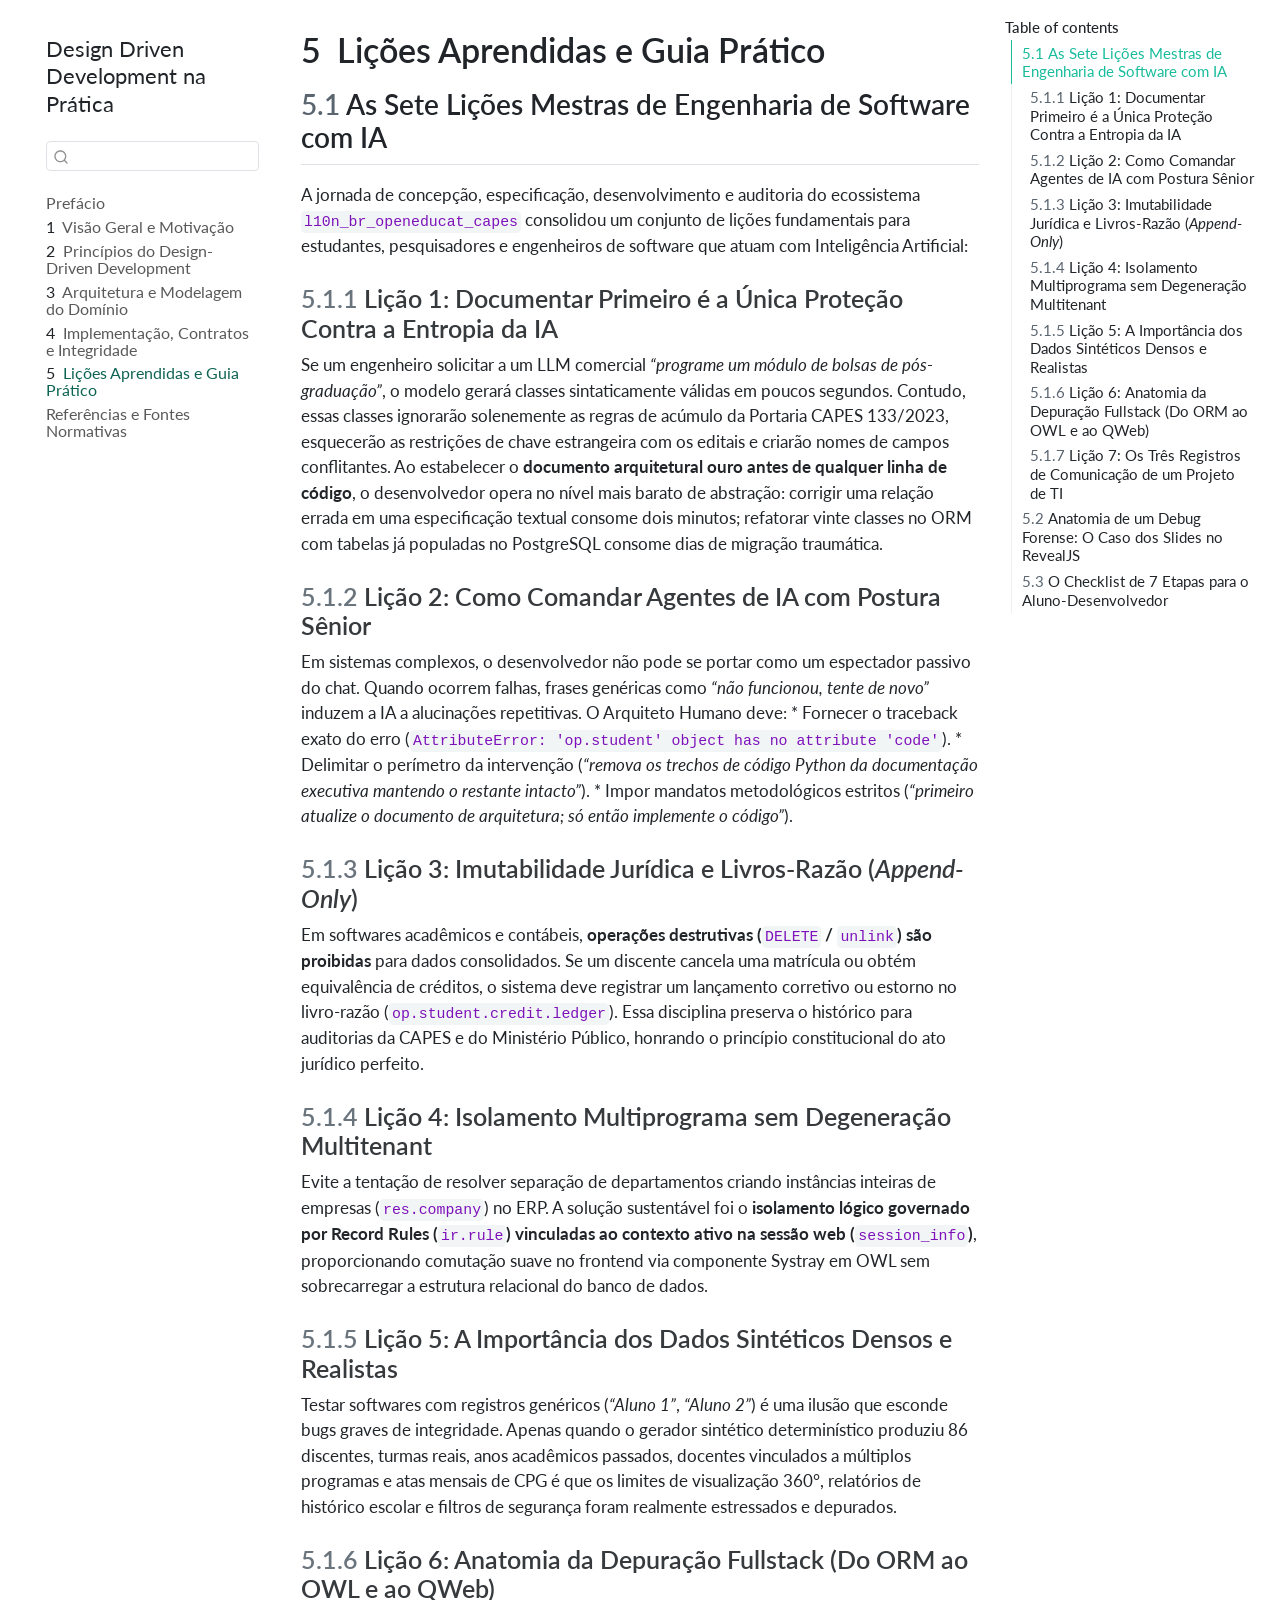
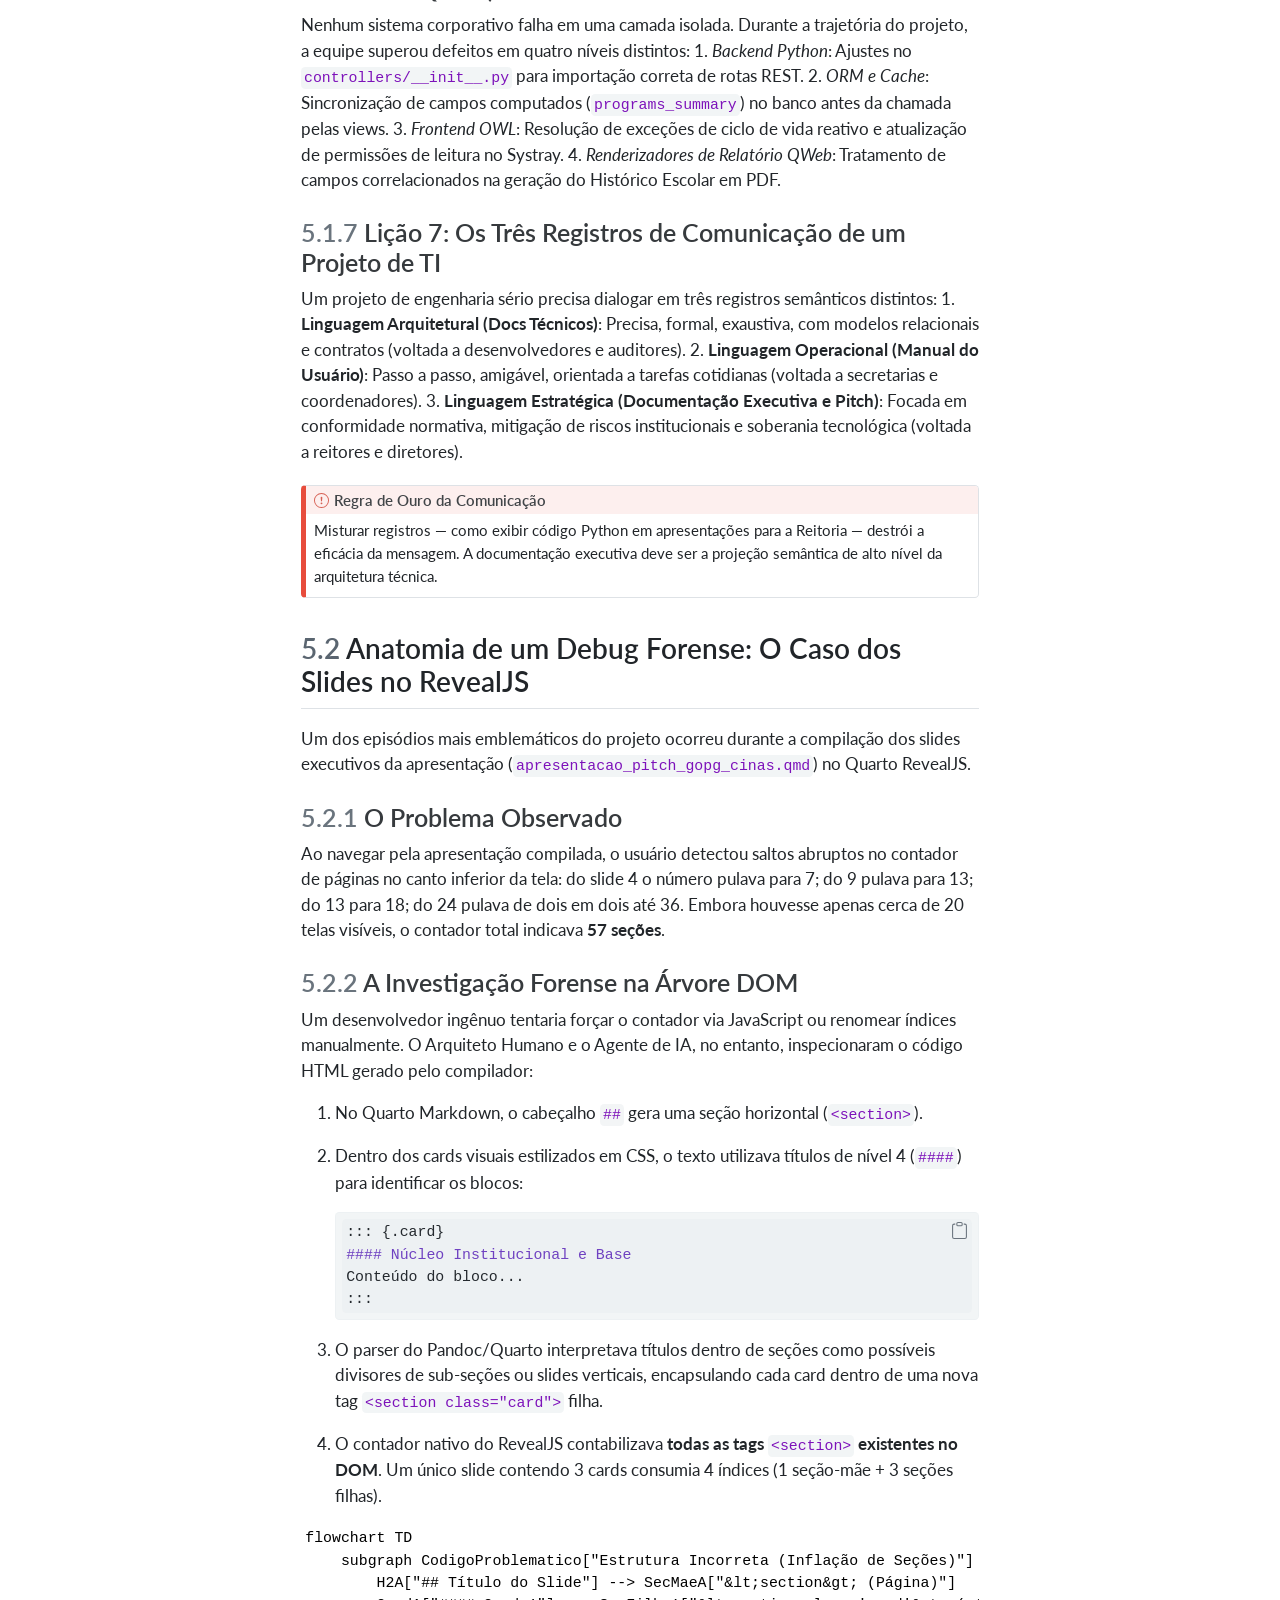
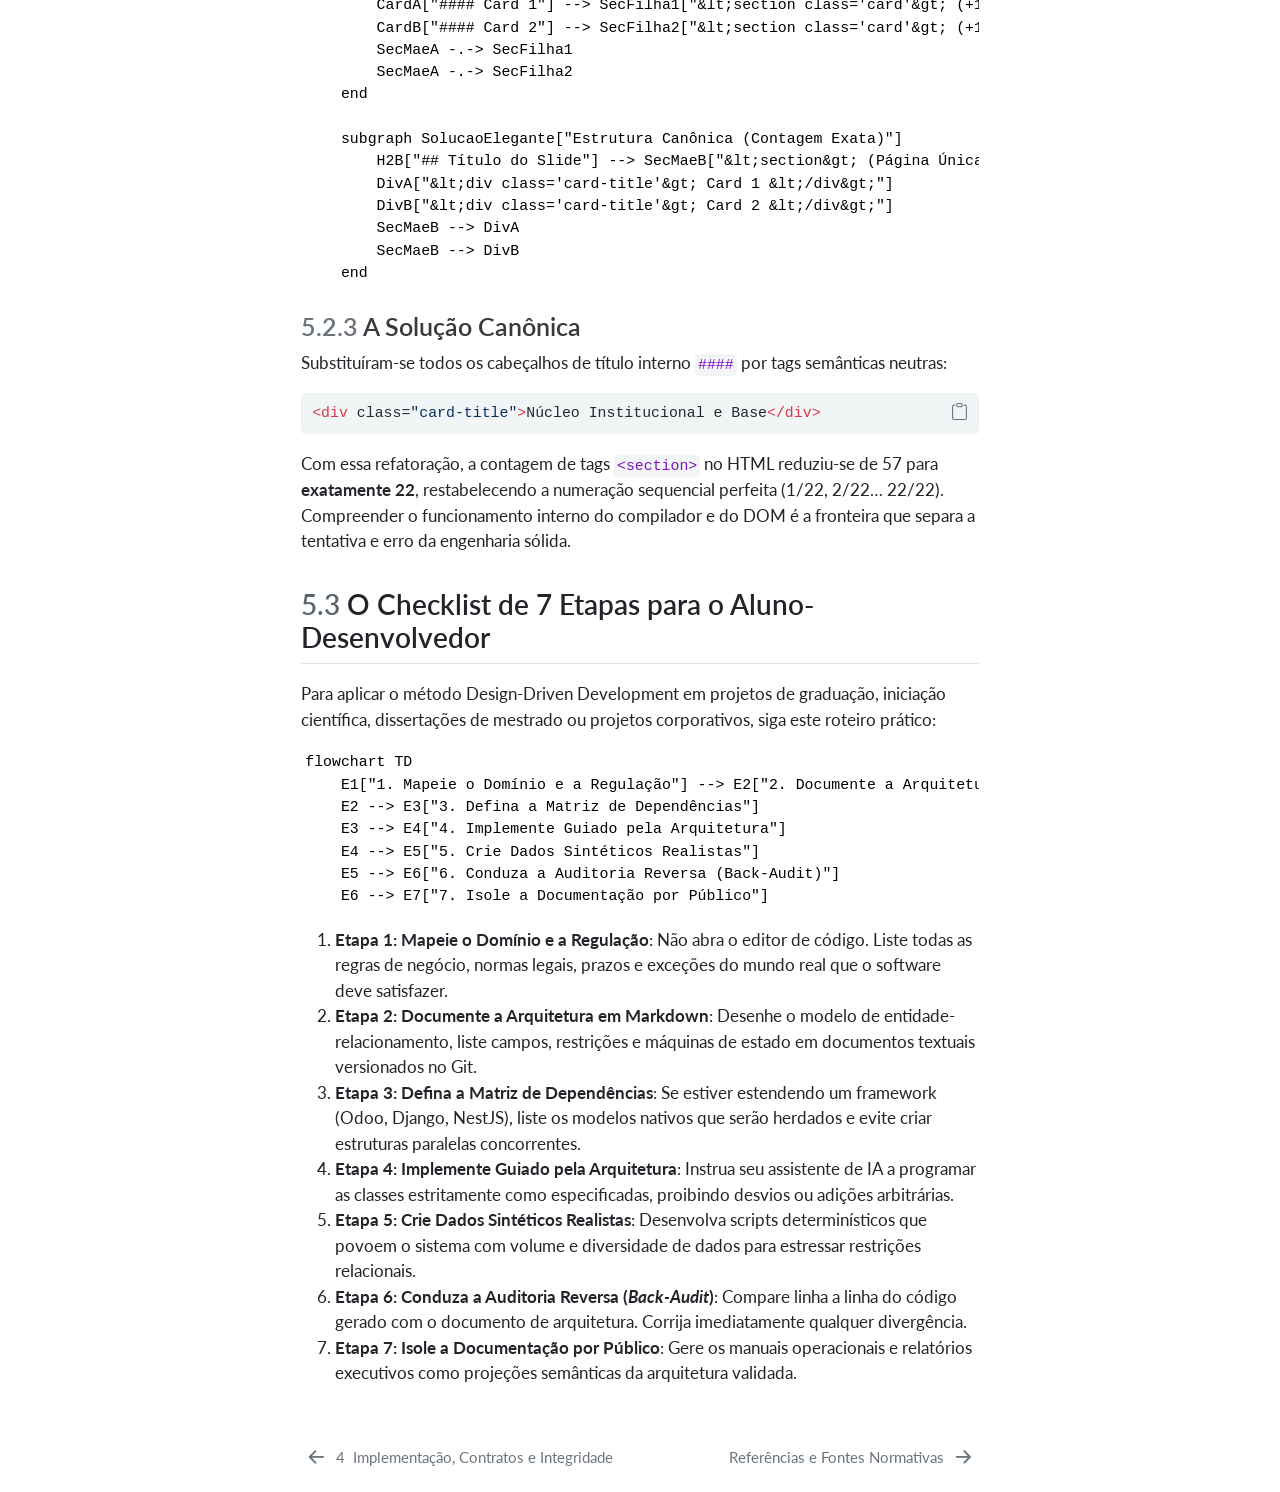
<file: _book/05-licoes-aprendidas.html>
<!DOCTYPE html>
<html xmlns="http://www.w3.org/1999/xhtml" lang="en" xml:lang="en"><head>

<meta charset="utf-8">
<meta name="generator" content="quarto-1.9.38">

<meta name="viewport" content="width=device-width, initial-scale=1.0, user-scalable=yes">


<title>5&nbsp; Lições Aprendidas e Guia Prático – Design Driven Development na Prática</title>
<style>
/* Default styles provided by pandoc.
** See https://pandoc.org/MANUAL.html#variables-for-html for config info.
*/
code{white-space: pre-wrap;}
span.smallcaps{font-variant: small-caps;}
div.columns{display: flex; gap: min(4vw, 1.5em);}
div.column{flex: auto; overflow-x: auto;}
div.hanging-indent{margin-left: 1.5em; text-indent: -1.5em;}
ul.task-list{list-style: none;}
ul.task-list li input[type="checkbox"] {
  width: 0.8em;
  margin: 0 0.8em 0.2em -1em; /* quarto-specific, see https://github.com/quarto-dev/quarto-cli/issues/4556 */ 
  vertical-align: middle;
}
/* CSS for syntax highlighting */
html { -webkit-text-size-adjust: 100%; }
pre > code.sourceCode { white-space: pre; position: relative; }
pre > code.sourceCode > span { display: inline-block; line-height: 1.25; }
pre > code.sourceCode > span:empty { height: 1.2em; }
.sourceCode { overflow: visible; }
code.sourceCode > span { color: inherit; text-decoration: inherit; }
div.sourceCode { margin: 1em 0; }
pre.sourceCode { margin: 0; }
@media screen {
div.sourceCode { overflow: auto; }
}
@media print {
pre > code.sourceCode { white-space: pre-wrap; }
pre > code.sourceCode > span { text-indent: -5em; padding-left: 5em; }
}
pre.numberSource code
  { counter-reset: source-line 0; }
pre.numberSource code > span
  { position: relative; left: -4em; counter-increment: source-line; }
pre.numberSource code > span > a:first-child::before
  { content: counter(source-line);
    position: relative; left: -1em; text-align: right; vertical-align: baseline;
    border: none; display: inline-block;
    -webkit-touch-callout: none; -webkit-user-select: none;
    -khtml-user-select: none; -moz-user-select: none;
    -ms-user-select: none; user-select: none;
    padding: 0 4px; width: 4em;
  }
pre.numberSource { margin-left: 3em;  padding-left: 4px; }
div.sourceCode
  {   }
@media screen {
pre > code.sourceCode > span > a:first-child::before { text-decoration: underline; }
}
</style>


<script src="site_libs/quarto-nav/quarto-nav.js"></script>
<script src="site_libs/quarto-nav/headroom.min.js"></script>
<script src="site_libs/clipboard/clipboard.min.js"></script>
<script src="site_libs/quarto-search/autocomplete.umd.js"></script>
<script src="site_libs/quarto-search/fuse.min.js"></script>
<script src="site_libs/quarto-search/quarto-search.js"></script>
<meta name="quarto:offset" content="./">
<link href="./referencias.html" rel="next">
<link href="./04-implementacao-e-contratos.html" rel="prev">
<script src="site_libs/quarto-html/quarto.js" type="module"></script>
<script src="site_libs/quarto-html/tabsets/tabsets.js" type="module"></script>
<script src="site_libs/quarto-html/popper.min.js"></script>
<script src="site_libs/quarto-html/tippy.umd.min.js"></script>
<script src="site_libs/quarto-html/anchor.min.js"></script>
<link href="site_libs/quarto-html/tippy.css" rel="stylesheet">
<link href="site_libs/quarto-html/quarto-syntax-highlighting-de63f62b328812d8e578a4d74e282472.css" rel="stylesheet" id="quarto-text-highlighting-styles">
<script src="site_libs/bootstrap/bootstrap.min.js"></script>
<link href="site_libs/bootstrap/bootstrap-icons.css" rel="stylesheet">
<link href="site_libs/bootstrap/bootstrap-2753fdcdb5afa9599bdf1f47beeab348.min.css" rel="stylesheet" append-hash="true" id="quarto-bootstrap" data-mode="light">
<script id="quarto-search-options" type="application/json">{
  "location": "sidebar",
  "copy-button": false,
  "collapse-after": 3,
  "panel-placement": "start",
  "type": "textbox",
  "limit": 50,
  "keyboard-shortcut": [
    "f",
    "/",
    "s"
  ],
  "show-item-context": false,
  "language": {
    "search-no-results-text": "No results",
    "search-matching-documents-text": "matching documents",
    "search-copy-link-title": "Copy link to search",
    "search-hide-matches-text": "Hide additional matches",
    "search-more-match-text": "more match in this document",
    "search-more-matches-text": "more matches in this document",
    "search-clear-button-title": "Clear",
    "search-text-placeholder": "",
    "search-detached-cancel-button-title": "Cancel",
    "search-submit-button-title": "Submit",
    "search-label": "Search"
  }
}</script>


</head>

<body class="nav-sidebar floating quarto-light">

<div id="quarto-search-results"></div>
  <header id="quarto-header" class="headroom fixed-top">
  <nav class="quarto-secondary-nav">
    <div class="container-fluid d-flex">
      <button type="button" class="quarto-btn-toggle btn" data-bs-toggle="collapse" role="button" data-bs-target=".quarto-sidebar-collapse-item" aria-controls="quarto-sidebar" aria-expanded="false" aria-label="Toggle sidebar navigation" onclick="if (window.quartoToggleHeadroom) { window.quartoToggleHeadroom(); }">
        <i class="bi bi-layout-text-sidebar-reverse"></i>
      </button>
        <nav class="quarto-page-breadcrumbs" aria-label="breadcrumb"><ol class="breadcrumb"><li class="breadcrumb-item"><a href="./05-licoes-aprendidas.html"><span class="chapter-number">5</span>&nbsp; <span class="chapter-title">Lições Aprendidas e Guia Prático</span></a></li></ol></nav>
        <a class="flex-grow-1" role="navigation" data-bs-toggle="collapse" data-bs-target=".quarto-sidebar-collapse-item" aria-controls="quarto-sidebar" aria-expanded="false" aria-label="Toggle sidebar navigation" onclick="if (window.quartoToggleHeadroom) { window.quartoToggleHeadroom(); }">      
        </a>
      <button type="button" class="btn quarto-search-button" aria-label="Search" onclick="window.quartoOpenSearch();">
        <i class="bi bi-search"></i>
      </button>
    </div>
  </nav>
</header>
<!-- content -->
<div id="quarto-content" class="quarto-container page-columns page-rows-contents page-layout-article">
<!-- sidebar -->
  <nav id="quarto-sidebar" class="sidebar collapse collapse-horizontal quarto-sidebar-collapse-item sidebar-navigation floating overflow-auto">
    <div class="pt-lg-2 mt-2 text-left sidebar-header">
    <div class="sidebar-title mb-0 py-0">
      <a href="./">Design Driven Development na Prática</a> 
    </div>
      </div>
        <div class="mt-2 flex-shrink-0 align-items-center">
        <div class="sidebar-search">
        <div id="quarto-search" class="" title="Search"></div>
        </div>
        </div>
    <div class="sidebar-menu-container"> 
    <ul class="list-unstyled mt-1">
        <li class="sidebar-item">
  <div class="sidebar-item-container"> 
  <a href="./index.html" class="sidebar-item-text sidebar-link">
 <span class="menu-text">Prefácio</span></a>
  </div>
</li>
        <li class="sidebar-item">
  <div class="sidebar-item-container"> 
  <a href="./01-visao-geral-e-motivacao.html" class="sidebar-item-text sidebar-link">
 <span class="menu-text"><span class="chapter-number">1</span>&nbsp; <span class="chapter-title">Visão Geral e Motivação</span></span></a>
  </div>
</li>
        <li class="sidebar-item">
  <div class="sidebar-item-container"> 
  <a href="./02-principios-design-driven.html" class="sidebar-item-text sidebar-link">
 <span class="menu-text"><span class="chapter-number">2</span>&nbsp; <span class="chapter-title">Princípios do Design-Driven Development</span></span></a>
  </div>
</li>
        <li class="sidebar-item">
  <div class="sidebar-item-container"> 
  <a href="./03-arquitetura-e-modelagem.html" class="sidebar-item-text sidebar-link">
 <span class="menu-text"><span class="chapter-number">3</span>&nbsp; <span class="chapter-title">Arquitetura e Modelagem do Domínio</span></span></a>
  </div>
</li>
        <li class="sidebar-item">
  <div class="sidebar-item-container"> 
  <a href="./04-implementacao-e-contratos.html" class="sidebar-item-text sidebar-link">
 <span class="menu-text"><span class="chapter-number">4</span>&nbsp; <span class="chapter-title">Implementação, Contratos e Integridade</span></span></a>
  </div>
</li>
        <li class="sidebar-item">
  <div class="sidebar-item-container"> 
  <a href="./05-licoes-aprendidas.html" class="sidebar-item-text sidebar-link active">
 <span class="menu-text"><span class="chapter-number">5</span>&nbsp; <span class="chapter-title">Lições Aprendidas e Guia Prático</span></span></a>
  </div>
</li>
        <li class="sidebar-item">
  <div class="sidebar-item-container"> 
  <a href="./referencias.html" class="sidebar-item-text sidebar-link">
 <span class="menu-text">Referências e Fontes Normativas</span></a>
  </div>
</li>
    </ul>
    </div>
</nav>
<div id="quarto-sidebar-glass" class="quarto-sidebar-collapse-item" data-bs-toggle="collapse" data-bs-target=".quarto-sidebar-collapse-item"></div>
<!-- margin-sidebar -->
    <div id="quarto-margin-sidebar" class="sidebar margin-sidebar">
        <nav id="TOC" role="doc-toc" class="toc-active">
    <h2 id="toc-title">Table of contents</h2>
   
  <ul>
  <li><a href="#as-sete-lições-mestras-de-engenharia-de-software-com-ia" id="toc-as-sete-lições-mestras-de-engenharia-de-software-com-ia" class="nav-link active" data-scroll-target="#as-sete-lições-mestras-de-engenharia-de-software-com-ia"><span class="header-section-number">5.1</span> As Sete Lições Mestras de Engenharia de Software com IA</a>
  <ul class="collapse">
  <li><a href="#lição-1-documentar-primeiro-é-a-única-proteção-contra-a-entropia-da-ia" id="toc-lição-1-documentar-primeiro-é-a-única-proteção-contra-a-entropia-da-ia" class="nav-link" data-scroll-target="#lição-1-documentar-primeiro-é-a-única-proteção-contra-a-entropia-da-ia"><span class="header-section-number">5.1.1</span> Lição 1: Documentar Primeiro é a Única Proteção Contra a Entropia da IA</a></li>
  <li><a href="#lição-2-como-comandar-agentes-de-ia-com-postura-sênior" id="toc-lição-2-como-comandar-agentes-de-ia-com-postura-sênior" class="nav-link" data-scroll-target="#lição-2-como-comandar-agentes-de-ia-com-postura-sênior"><span class="header-section-number">5.1.2</span> Lição 2: Como Comandar Agentes de IA com Postura Sênior</a></li>
  <li><a href="#lição-3-imutabilidade-jurídica-e-livros-razão-append-only" id="toc-lição-3-imutabilidade-jurídica-e-livros-razão-append-only" class="nav-link" data-scroll-target="#lição-3-imutabilidade-jurídica-e-livros-razão-append-only"><span class="header-section-number">5.1.3</span> Lição 3: Imutabilidade Jurídica e Livros-Razão (<em>Append-Only</em>)</a></li>
  <li><a href="#lição-4-isolamento-multiprograma-sem-degeneração-multitenant" id="toc-lição-4-isolamento-multiprograma-sem-degeneração-multitenant" class="nav-link" data-scroll-target="#lição-4-isolamento-multiprograma-sem-degeneração-multitenant"><span class="header-section-number">5.1.4</span> Lição 4: Isolamento Multiprograma sem Degeneração Multitenant</a></li>
  <li><a href="#lição-5-a-importância-dos-dados-sintéticos-densos-e-realistas" id="toc-lição-5-a-importância-dos-dados-sintéticos-densos-e-realistas" class="nav-link" data-scroll-target="#lição-5-a-importância-dos-dados-sintéticos-densos-e-realistas"><span class="header-section-number">5.1.5</span> Lição 5: A Importância dos Dados Sintéticos Densos e Realistas</a></li>
  <li><a href="#lição-6-anatomia-da-depuração-fullstack-do-orm-ao-owl-e-ao-qweb" id="toc-lição-6-anatomia-da-depuração-fullstack-do-orm-ao-owl-e-ao-qweb" class="nav-link" data-scroll-target="#lição-6-anatomia-da-depuração-fullstack-do-orm-ao-owl-e-ao-qweb"><span class="header-section-number">5.1.6</span> Lição 6: Anatomia da Depuração Fullstack (Do ORM ao OWL e ao QWeb)</a></li>
  <li><a href="#lição-7-os-três-registros-de-comunicação-de-um-projeto-de-ti" id="toc-lição-7-os-três-registros-de-comunicação-de-um-projeto-de-ti" class="nav-link" data-scroll-target="#lição-7-os-três-registros-de-comunicação-de-um-projeto-de-ti"><span class="header-section-number">5.1.7</span> Lição 7: Os Três Registros de Comunicação de um Projeto de TI</a></li>
  </ul></li>
  <li><a href="#anatomia-de-um-debug-forense-o-caso-dos-slides-no-revealjs" id="toc-anatomia-de-um-debug-forense-o-caso-dos-slides-no-revealjs" class="nav-link" data-scroll-target="#anatomia-de-um-debug-forense-o-caso-dos-slides-no-revealjs"><span class="header-section-number">5.2</span> Anatomia de um Debug Forense: O Caso dos Slides no RevealJS</a>
  <ul class="collapse">
  <li><a href="#o-problema-observado" id="toc-o-problema-observado" class="nav-link" data-scroll-target="#o-problema-observado"><span class="header-section-number">5.2.1</span> O Problema Observado</a></li>
  <li><a href="#a-investigação-forense-na-árvore-dom" id="toc-a-investigação-forense-na-árvore-dom" class="nav-link" data-scroll-target="#a-investigação-forense-na-árvore-dom"><span class="header-section-number">5.2.2</span> A Investigação Forense na Árvore DOM</a></li>
  <li><a href="#a-solução-canônica" id="toc-a-solução-canônica" class="nav-link" data-scroll-target="#a-solução-canônica"><span class="header-section-number">5.2.3</span> A Solução Canônica</a></li>
  </ul></li>
  <li><a href="#o-checklist-de-7-etapas-para-o-aluno-desenvolvedor" id="toc-o-checklist-de-7-etapas-para-o-aluno-desenvolvedor" class="nav-link" data-scroll-target="#o-checklist-de-7-etapas-para-o-aluno-desenvolvedor"><span class="header-section-number">5.3</span> O Checklist de 7 Etapas para o Aluno-Desenvolvedor</a></li>
  </ul>
</nav>
    </div>
<!-- main -->
<main class="content" id="quarto-document-content">

<header id="title-block-header" class="quarto-title-block default">
<div class="quarto-title">
<h1 class="title"><span class="chapter-number">5</span>&nbsp; <span class="chapter-title">Lições Aprendidas e Guia Prático</span></h1>
</div>



<div class="quarto-title-meta">

    
  
    
  </div>
  


</header>


<section id="as-sete-lições-mestras-de-engenharia-de-software-com-ia" class="level2" data-number="5.1">
<h2 data-number="5.1" class="anchored" data-anchor-id="as-sete-lições-mestras-de-engenharia-de-software-com-ia"><span class="header-section-number">5.1</span> As Sete Lições Mestras de Engenharia de Software com IA</h2>
<p>A jornada de concepção, especificação, desenvolvimento e auditoria do ecossistema <code>l10n_br_openeducat_capes</code> consolidou um conjunto de lições fundamentais para estudantes, pesquisadores e engenheiros de software que atuam com Inteligência Artificial:</p>
<section id="lição-1-documentar-primeiro-é-a-única-proteção-contra-a-entropia-da-ia" class="level3" data-number="5.1.1">
<h3 data-number="5.1.1" class="anchored" data-anchor-id="lição-1-documentar-primeiro-é-a-única-proteção-contra-a-entropia-da-ia"><span class="header-section-number">5.1.1</span> Lição 1: Documentar Primeiro é a Única Proteção Contra a Entropia da IA</h3>
<p>Se um engenheiro solicitar a um LLM comercial <em>“programe um módulo de bolsas de pós-graduação”</em>, o modelo gerará classes sintaticamente válidas em poucos segundos. Contudo, essas classes ignorarão solenemente as regras de acúmulo da Portaria CAPES 133/2023, esquecerão as restrições de chave estrangeira com os editais e criarão nomes de campos conflitantes. Ao estabelecer o <strong>documento arquitetural ouro antes de qualquer linha de código</strong>, o desenvolvedor opera no nível mais barato de abstração: corrigir uma relação errada em uma especificação textual consome dois minutos; refatorar vinte classes no ORM com tabelas já populadas no PostgreSQL consome dias de migração traumática.</p>
</section>
<section id="lição-2-como-comandar-agentes-de-ia-com-postura-sênior" class="level3" data-number="5.1.2">
<h3 data-number="5.1.2" class="anchored" data-anchor-id="lição-2-como-comandar-agentes-de-ia-com-postura-sênior"><span class="header-section-number">5.1.2</span> Lição 2: Como Comandar Agentes de IA com Postura Sênior</h3>
<p>Em sistemas complexos, o desenvolvedor não pode se portar como um espectador passivo do chat. Quando ocorrem falhas, frases genéricas como <em>“não funcionou, tente de novo”</em> induzem a IA a alucinações repetitivas. O Arquiteto Humano deve: * Fornecer o traceback exato do erro (<code>AttributeError: 'op.student' object has no attribute 'code'</code>). * Delimitar o perímetro da intervenção (<em>“remova os trechos de código Python da documentação executiva mantendo o restante intacto”</em>). * Impor mandatos metodológicos estritos (<em>“primeiro atualize o documento de arquitetura; só então implemente o código”</em>).</p>
</section>
<section id="lição-3-imutabilidade-jurídica-e-livros-razão-append-only" class="level3" data-number="5.1.3">
<h3 data-number="5.1.3" class="anchored" data-anchor-id="lição-3-imutabilidade-jurídica-e-livros-razão-append-only"><span class="header-section-number">5.1.3</span> Lição 3: Imutabilidade Jurídica e Livros-Razão (<em>Append-Only</em>)</h3>
<p>Em softwares acadêmicos e contábeis, <strong>operações destrutivas (<code>DELETE</code> / <code>unlink</code>) são proibidas</strong> para dados consolidados. Se um discente cancela uma matrícula ou obtém equivalência de créditos, o sistema deve registrar um lançamento corretivo ou estorno no livro-razão (<code>op.student.credit.ledger</code>). Essa disciplina preserva o histórico para auditorias da CAPES e do Ministério Público, honrando o princípio constitucional do ato jurídico perfeito.</p>
</section>
<section id="lição-4-isolamento-multiprograma-sem-degeneração-multitenant" class="level3" data-number="5.1.4">
<h3 data-number="5.1.4" class="anchored" data-anchor-id="lição-4-isolamento-multiprograma-sem-degeneração-multitenant"><span class="header-section-number">5.1.4</span> Lição 4: Isolamento Multiprograma sem Degeneração Multitenant</h3>
<p>Evite a tentação de resolver separação de departamentos criando instâncias inteiras de empresas (<code>res.company</code>) no ERP. A solução sustentável foi o <strong>isolamento lógico governado por Record Rules (<code>ir.rule</code>) vinculadas ao contexto ativo na sessão web (<code>session_info</code>)</strong>, proporcionando comutação suave no frontend via componente Systray em OWL sem sobrecarregar a estrutura relacional do banco de dados.</p>
</section>
<section id="lição-5-a-importância-dos-dados-sintéticos-densos-e-realistas" class="level3" data-number="5.1.5">
<h3 data-number="5.1.5" class="anchored" data-anchor-id="lição-5-a-importância-dos-dados-sintéticos-densos-e-realistas"><span class="header-section-number">5.1.5</span> Lição 5: A Importância dos Dados Sintéticos Densos e Realistas</h3>
<p>Testar softwares com registros genéricos (<em>“Aluno 1”</em>, <em>“Aluno 2”</em>) é uma ilusão que esconde bugs graves de integridade. Apenas quando o gerador sintético determinístico produziu 86 discentes, turmas reais, anos acadêmicos passados, docentes vinculados a múltiplos programas e atas mensais de CPG é que os limites de visualização 360°, relatórios de histórico escolar e filtros de segurança foram realmente estressados e depurados.</p>
</section>
<section id="lição-6-anatomia-da-depuração-fullstack-do-orm-ao-owl-e-ao-qweb" class="level3" data-number="5.1.6">
<h3 data-number="5.1.6" class="anchored" data-anchor-id="lição-6-anatomia-da-depuração-fullstack-do-orm-ao-owl-e-ao-qweb"><span class="header-section-number">5.1.6</span> Lição 6: Anatomia da Depuração Fullstack (Do ORM ao OWL e ao QWeb)</h3>
<p>Nenhum sistema corporativo falha em uma camada isolada. Durante a trajetória do projeto, a equipe superou defeitos em quatro níveis distintos: 1. <em>Backend Python</em>: Ajustes no <code>controllers/__init__.py</code> para importação correta de rotas REST. 2. <em>ORM e Cache</em>: Sincronização de campos computados (<code>programs_summary</code>) no banco antes da chamada pelas views. 3. <em>Frontend OWL</em>: Resolução de exceções de ciclo de vida reativo e atualização de permissões de leitura no Systray. 4. <em>Renderizadores de Relatório QWeb</em>: Tratamento de campos correlacionados na geração do Histórico Escolar em PDF.</p>
</section>
<section id="lição-7-os-três-registros-de-comunicação-de-um-projeto-de-ti" class="level3" data-number="5.1.7">
<h3 data-number="5.1.7" class="anchored" data-anchor-id="lição-7-os-três-registros-de-comunicação-de-um-projeto-de-ti"><span class="header-section-number">5.1.7</span> Lição 7: Os Três Registros de Comunicação de um Projeto de TI</h3>
<p>Um projeto de engenharia sério precisa dialogar em três registros semânticos distintos: 1. <strong>Linguagem Arquitetural (Docs Técnicos)</strong>: Precisa, formal, exaustiva, com modelos relacionais e contratos (voltada a desenvolvedores e auditores). 2. <strong>Linguagem Operacional (Manual do Usuário)</strong>: Passo a passo, amigável, orientada a tarefas cotidianas (voltada a secretarias e coordenadores). 3. <strong>Linguagem Estratégica (Documentação Executiva e Pitch)</strong>: Focada em conformidade normativa, mitigação de riscos institucionais e soberania tecnológica (voltada a reitores e diretores).</p>
<div class="callout callout-style-default callout-important callout-titled">
<div class="callout-header d-flex align-content-center">
<div class="callout-icon-container">
<i class="callout-icon"></i>
</div>
<div class="callout-title-container flex-fill">
<span class="screen-reader-only">Important</span>Regra de Ouro da Comunicação
</div>
</div>
<div class="callout-body-container callout-body">
<p>Misturar registros — como exibir código Python em apresentações para a Reitoria — destrói a eficácia da mensagem. A documentação executiva deve ser a projeção semântica de alto nível da arquitetura técnica.</p>
</div>
</div>
</section>
</section>
<section id="anatomia-de-um-debug-forense-o-caso-dos-slides-no-revealjs" class="level2" data-number="5.2">
<h2 data-number="5.2" class="anchored" data-anchor-id="anatomia-de-um-debug-forense-o-caso-dos-slides-no-revealjs"><span class="header-section-number">5.2</span> Anatomia de um Debug Forense: O Caso dos Slides no RevealJS</h2>
<p>Um dos episódios mais emblemáticos do projeto ocorreu durante a compilação dos slides executivos da apresentação (<code>apresentacao_pitch_gopg_cinas.qmd</code>) no Quarto RevealJS.</p>
<section id="o-problema-observado" class="level3" data-number="5.2.1">
<h3 data-number="5.2.1" class="anchored" data-anchor-id="o-problema-observado"><span class="header-section-number">5.2.1</span> O Problema Observado</h3>
<p>Ao navegar pela apresentação compilada, o usuário detectou saltos abruptos no contador de páginas no canto inferior da tela: do slide 4 o número pulava para 7; do 9 pulava para 13; do 13 para 18; do 24 pulava de dois em dois até 36. Embora houvesse apenas cerca de 20 telas visíveis, o contador total indicava <strong>57 seções</strong>.</p>
</section>
<section id="a-investigação-forense-na-árvore-dom" class="level3" data-number="5.2.2">
<h3 data-number="5.2.2" class="anchored" data-anchor-id="a-investigação-forense-na-árvore-dom"><span class="header-section-number">5.2.2</span> A Investigação Forense na Árvore DOM</h3>
<p>Um desenvolvedor ingênuo tentaria forçar o contador via JavaScript ou renomear índices manualmente. O Arquiteto Humano e o Agente de IA, no entanto, inspecionaram o código HTML gerado pelo compilador:</p>
<ol type="1">
<li><p>No Quarto Markdown, o cabeçalho <code>##</code> gera uma seção horizontal (<code>&lt;section&gt;</code>).</p></li>
<li><p>Dentro dos cards visuais estilizados em CSS, o texto utilizava títulos de nível 4 (<code>####</code>) para identificar os blocos:</p>
<div class="code-copy-outer-scaffold"><div class="sourceCode" id="cb1"><pre class="sourceCode markdown code-with-copy"><code class="sourceCode markdown"><span id="cb1-1"><a href="#cb1-1" aria-hidden="true" tabindex="-1"></a>::: {.card}</span>
<span id="cb1-2"><a href="#cb1-2" aria-hidden="true" tabindex="-1"></a><span class="fu">#### Núcleo Institucional e Base</span></span>
<span id="cb1-3"><a href="#cb1-3" aria-hidden="true" tabindex="-1"></a>Conteúdo do bloco...</span>
<span id="cb1-4"><a href="#cb1-4" aria-hidden="true" tabindex="-1"></a>:::</span></code></pre></div><button title="Copy to Clipboard" class="code-copy-button"><i class="bi"></i></button></div></li>
<li><p>O parser do Pandoc/Quarto interpretava títulos dentro de seções como possíveis divisores de sub-seções ou slides verticais, encapsulando cada card dentro de uma nova tag <code>&lt;section class="card"&gt;</code> filha.</p></li>
<li><p>O contador nativo do RevealJS contabilizava <strong>todas as tags <code>&lt;section&gt;</code> existentes no DOM</strong>. Um único slide contendo 3 cards consumia 4 índices (1 seção-mãe + 3 seções filhas).</p></li>
</ol>
<pre class="mermaid"><code>flowchart TD
    subgraph CodigoProblematico["Estrutura Incorreta (Inflação de Seções)"]
        H2A["## Título do Slide"] --&gt; SecMaeA["&amp;lt;section&amp;gt; (Página)"]
        CardA["#### Card 1"] --&gt; SecFilha1["&amp;lt;section class='card'&amp;gt; (+1 no contador)"]
        CardB["#### Card 2"] --&gt; SecFilha2["&amp;lt;section class='card'&amp;gt; (+1 no contador)"]
        SecMaeA -.-&gt; SecFilha1
        SecMaeA -.-&gt; SecFilha2
    end

    subgraph SolucaoElegante["Estrutura Canônica (Contagem Exata)"]
        H2B["## Título do Slide"] --&gt; SecMaeB["&amp;lt;section&amp;gt; (Página Única)"]
        DivA["&amp;lt;div class='card-title'&amp;gt; Card 1 &amp;lt;/div&amp;gt;"]
        DivB["&amp;lt;div class='card-title'&amp;gt; Card 2 &amp;lt;/div&amp;gt;"]
        SecMaeB --&gt; DivA
        SecMaeB --&gt; DivB
    end</code></pre>
</section>
<section id="a-solução-canônica" class="level3" data-number="5.2.3">
<h3 data-number="5.2.3" class="anchored" data-anchor-id="a-solução-canônica"><span class="header-section-number">5.2.3</span> A Solução Canônica</h3>
<p>Substituíram-se todos os cabeçalhos de título interno <code>####</code> por tags semânticas neutras:</p>
<div class="code-copy-outer-scaffold"><div class="sourceCode" id="cb3"><pre class="sourceCode html code-with-copy"><code class="sourceCode html"><span id="cb3-1"><a href="#cb3-1" aria-hidden="true" tabindex="-1"></a><span class="dt">&lt;</span><span class="kw">div</span><span class="ot"> class</span><span class="op">=</span><span class="st">"card-title"</span><span class="dt">&gt;</span>Núcleo Institucional e Base<span class="dt">&lt;/</span><span class="kw">div</span><span class="dt">&gt;</span></span></code></pre></div><button title="Copy to Clipboard" class="code-copy-button"><i class="bi"></i></button></div>
<p>Com essa refatoração, a contagem de tags <code>&lt;section&gt;</code> no HTML reduziu-se de 57 para <strong>exatamente 22</strong>, restabelecendo a numeração sequencial perfeita (1/22, 2/22… 22/22). Compreender o funcionamento interno do compilador e do DOM é a fronteira que separa a tentativa e erro da engenharia sólida.</p>
</section>
</section>
<section id="o-checklist-de-7-etapas-para-o-aluno-desenvolvedor" class="level2" data-number="5.3">
<h2 data-number="5.3" class="anchored" data-anchor-id="o-checklist-de-7-etapas-para-o-aluno-desenvolvedor"><span class="header-section-number">5.3</span> O Checklist de 7 Etapas para o Aluno-Desenvolvedor</h2>
<p>Para aplicar o método Design-Driven Development em projetos de graduação, iniciação científica, dissertações de mestrado ou projetos corporativos, siga este roteiro prático:</p>
<pre class="mermaid"><code>flowchart TD
    E1["1. Mapeie o Domínio e a Regulação"] --&gt; E2["2. Documente a Arquitetura em Markdown"]
    E2 --&gt; E3["3. Defina a Matriz de Dependências"]
    E3 --&gt; E4["4. Implemente Guiado pela Arquitetura"]
    E4 --&gt; E5["5. Crie Dados Sintéticos Realistas"]
    E5 --&gt; E6["6. Conduza a Auditoria Reversa (Back-Audit)"]
    E6 --&gt; E7["7. Isole a Documentação por Público"]</code></pre>
<ol type="1">
<li><strong>Etapa 1: Mapeie o Domínio e a Regulação</strong>: Não abra o editor de código. Liste todas as regras de negócio, normas legais, prazos e exceções do mundo real que o software deve satisfazer.</li>
<li><strong>Etapa 2: Documente a Arquitetura em Markdown</strong>: Desenhe o modelo de entidade-relacionamento, liste campos, restrições e máquinas de estado em documentos textuais versionados no Git.</li>
<li><strong>Etapa 3: Defina a Matriz de Dependências</strong>: Se estiver estendendo um framework (Odoo, Django, NestJS), liste os modelos nativos que serão herdados e evite criar estruturas paralelas concorrentes.</li>
<li><strong>Etapa 4: Implemente Guiado pela Arquitetura</strong>: Instrua seu assistente de IA a programar as classes estritamente como especificadas, proibindo desvios ou adições arbitrárias.</li>
<li><strong>Etapa 5: Crie Dados Sintéticos Realistas</strong>: Desenvolva scripts determinísticos que povoem o sistema com volume e diversidade de dados para estressar restrições relacionais.</li>
<li><strong>Etapa 6: Conduza a Auditoria Reversa (<em>Back-Audit</em>)</strong>: Compare linha a linha do código gerado com o documento de arquitetura. Corrija imediatamente qualquer divergência.</li>
<li><strong>Etapa 7: Isole a Documentação por Público</strong>: Gere os manuais operacionais e relatórios executivos como projeções semânticas da arquitetura validada.</li>
</ol>


</section>

</main> <!-- /main -->
<script id="quarto-html-after-body" type="application/javascript">
  window.document.addEventListener("DOMContentLoaded", function (event) {
    const icon = "";
    const anchorJS = new window.AnchorJS();
    anchorJS.options = {
      placement: 'right',
      icon: icon
    };
    anchorJS.add('.anchored');
    const isCodeAnnotation = (el) => {
      for (const clz of el.classList) {
        if (clz.startsWith('code-annotation-')) {                     
          return true;
        }
      }
      return false;
    }
    const onCopySuccess = function(e) {
      // button target
      const button = e.trigger;
      // don't keep focus
      button.blur();
      // flash "checked"
      button.classList.add('code-copy-button-checked');
      var currentTitle = button.getAttribute("title");
      button.setAttribute("title", "Copied!");
      let tooltip;
      if (window.bootstrap) {
        button.setAttribute("data-bs-toggle", "tooltip");
        button.setAttribute("data-bs-placement", "left");
        button.setAttribute("data-bs-title", "Copied!");
        tooltip = new bootstrap.Tooltip(button, 
          { trigger: "manual", 
            customClass: "code-copy-button-tooltip",
            offset: [0, -8]});
        tooltip.show();    
      }
      setTimeout(function() {
        if (tooltip) {
          tooltip.hide();
          button.removeAttribute("data-bs-title");
          button.removeAttribute("data-bs-toggle");
          button.removeAttribute("data-bs-placement");
        }
        button.setAttribute("title", currentTitle);
        button.classList.remove('code-copy-button-checked');
      }, 1000);
      // clear code selection
      e.clearSelection();
    }
    const getTextToCopy = function(trigger) {
      const outerScaffold = trigger.parentElement.cloneNode(true);
      const codeEl = outerScaffold.querySelector('code');
      for (const childEl of codeEl.children) {
        if (isCodeAnnotation(childEl)) {
          childEl.remove();
        }
      }
      return codeEl.innerText;
    }
    const clipboard = new window.ClipboardJS('.code-copy-button:not([data-in-quarto-modal])', {
      text: getTextToCopy
    });
    clipboard.on('success', onCopySuccess);
    if (window.document.getElementById('quarto-embedded-source-code-modal')) {
      const clipboardModal = new window.ClipboardJS('.code-copy-button[data-in-quarto-modal]', {
        text: getTextToCopy,
        container: window.document.getElementById('quarto-embedded-source-code-modal')
      });
      clipboardModal.on('success', onCopySuccess);
    }
      var localhostRegex = new RegExp(/^(?:http|https):\/\/localhost\:?[0-9]*\//);
      var mailtoRegex = new RegExp(/^mailto:/);
        var filterRegex = new RegExp('/' + window.location.host + '/');
      var isInternal = (href) => {
          return filterRegex.test(href) || localhostRegex.test(href) || mailtoRegex.test(href);
      }
      // Inspect non-navigation links and adorn them if external
     var links = window.document.querySelectorAll('a[href]:not(.nav-link):not(.navbar-brand):not(.toc-action):not(.sidebar-link):not(.sidebar-item-toggle):not(.pagination-link):not(.no-external):not([aria-hidden]):not(.dropdown-item):not(.quarto-navigation-tool):not(.about-link)');
      for (var i=0; i<links.length; i++) {
        const link = links[i];
        if (!isInternal(link.href)) {
          // undo the damage that might have been done by quarto-nav.js in the case of
          // links that we want to consider external
          if (link.dataset.originalHref !== undefined) {
            link.href = link.dataset.originalHref;
          }
        }
      }
    function tippyHover(el, contentFn, onTriggerFn, onUntriggerFn) {
      const config = {
        allowHTML: true,
        maxWidth: 500,
        delay: 100,
        arrow: false,
        appendTo: function(el) {
            return el.parentElement;
        },
        interactive: true,
        interactiveBorder: 10,
        theme: 'quarto',
        placement: 'bottom-start',
      };
      if (contentFn) {
        config.content = contentFn;
      }
      if (onTriggerFn) {
        config.onTrigger = onTriggerFn;
      }
      if (onUntriggerFn) {
        config.onUntrigger = onUntriggerFn;
      }
      window.tippy(el, config); 
    }
    const noterefs = window.document.querySelectorAll('a[role="doc-noteref"]');
    for (var i=0; i<noterefs.length; i++) {
      const ref = noterefs[i];
      tippyHover(ref, function() {
        // use id or data attribute instead here
        let href = ref.getAttribute('data-footnote-href') || ref.getAttribute('href');
        try { href = new URL(href).hash; } catch {}
        const id = href.replace(/^#\/?/, "");
        const note = window.document.getElementById(id);
        if (note) {
          return note.innerHTML;
        } else {
          return "";
        }
      });
    }
    const xrefs = window.document.querySelectorAll('a.quarto-xref');
    const processXRef = (id, note) => {
      // Strip column container classes
      const stripColumnClz = (el) => {
        el.classList.remove("page-full", "page-columns");
        if (el.children) {
          for (const child of el.children) {
            stripColumnClz(child);
          }
        }
      }
      stripColumnClz(note)
      if (id === null || id.startsWith('sec-')) {
        // Special case sections, only their first couple elements
        const container = document.createElement("div");
        if (note.children && note.children.length > 2) {
          container.appendChild(note.children[0].cloneNode(true));
          for (let i = 1; i < note.children.length; i++) {
            const child = note.children[i];
            if (child.tagName === "P" && child.innerText === "") {
              continue;
            } else {
              container.appendChild(child.cloneNode(true));
              break;
            }
          }
          if (window.Quarto?.typesetMath) {
            window.Quarto.typesetMath(container);
          }
          return container.innerHTML
        } else {
          if (window.Quarto?.typesetMath) {
            window.Quarto.typesetMath(note);
          }
          return note.innerHTML;
        }
      } else {
        // Remove any anchor links if they are present
        const anchorLink = note.querySelector('a.anchorjs-link');
        if (anchorLink) {
          anchorLink.remove();
        }
        if (window.Quarto?.typesetMath) {
          window.Quarto.typesetMath(note);
        }
        if (note.classList.contains("callout")) {
          return note.outerHTML;
        } else {
          return note.innerHTML;
        }
      }
    }
    for (var i=0; i<xrefs.length; i++) {
      const xref = xrefs[i];
      tippyHover(xref, undefined, function(instance) {
        instance.disable();
        let url = xref.getAttribute('href');
        let hash = undefined; 
        if (url.startsWith('#')) {
          hash = url;
        } else {
          try { hash = new URL(url).hash; } catch {}
        }
        if (hash) {
          const id = hash.replace(/^#\/?/, "");
          const note = window.document.getElementById(id);
          if (note !== null) {
            try {
              const html = processXRef(id, note.cloneNode(true));
              instance.setContent(html);
            } finally {
              instance.enable();
              instance.show();
            }
          } else {
            // See if we can fetch this
            fetch(url.split('#')[0])
            .then(res => res.text())
            .then(html => {
              const parser = new DOMParser();
              const htmlDoc = parser.parseFromString(html, "text/html");
              const note = htmlDoc.getElementById(id);
              if (note !== null) {
                const html = processXRef(id, note);
                instance.setContent(html);
              } 
            }).finally(() => {
              instance.enable();
              instance.show();
            });
          }
        } else {
          // See if we can fetch a full url (with no hash to target)
          // This is a special case and we should probably do some content thinning / targeting
          fetch(url)
          .then(res => res.text())
          .then(html => {
            const parser = new DOMParser();
            const htmlDoc = parser.parseFromString(html, "text/html");
            const note = htmlDoc.querySelector('main.content');
            if (note !== null) {
              // This should only happen for chapter cross references
              // (since there is no id in the URL)
              // remove the first header
              if (note.children.length > 0 && note.children[0].tagName === "HEADER") {
                note.children[0].remove();
              }
              const html = processXRef(null, note);
              instance.setContent(html);
            } 
          }).finally(() => {
            instance.enable();
            instance.show();
          });
        }
      }, function(instance) {
      });
    }
        let selectedAnnoteEl;
        const selectorForAnnotation = ( cell, annotation) => {
          let cellAttr = 'data-code-cell="' + cell + '"';
          let lineAttr = 'data-code-annotation="' +  annotation + '"';
          const selector = 'span[' + cellAttr + '][' + lineAttr + ']';
          return selector;
        }
        const selectCodeLines = (annoteEl) => {
          const doc = window.document;
          const targetCell = annoteEl.getAttribute("data-target-cell");
          const targetAnnotation = annoteEl.getAttribute("data-target-annotation");
          const annoteSpan = window.document.querySelector(selectorForAnnotation(targetCell, targetAnnotation));
          const lines = annoteSpan.getAttribute("data-code-lines").split(",");
          const lineIds = lines.map((line) => {
            return targetCell + "-" + line;
          })
          let top = null;
          let height = null;
          let parent = null;
          if (lineIds.length > 0) {
              //compute the position of the single el (top and bottom and make a div)
              const el = window.document.getElementById(lineIds[0]);
              top = el.offsetTop;
              height = el.offsetHeight;
              parent = el.parentElement.parentElement;
            if (lineIds.length > 1) {
              const lastEl = window.document.getElementById(lineIds[lineIds.length - 1]);
              const bottom = lastEl.offsetTop + lastEl.offsetHeight;
              height = bottom - top;
            }
            if (top !== null && height !== null && parent !== null) {
              // cook up a div (if necessary) and position it 
              let div = window.document.getElementById("code-annotation-line-highlight");
              if (div === null) {
                div = window.document.createElement("div");
                div.setAttribute("id", "code-annotation-line-highlight");
                div.style.position = 'absolute';
                parent.appendChild(div);
              }
              div.style.top = top - 2 + "px";
              div.style.height = height + 4 + "px";
              div.style.left = 0;
              let gutterDiv = window.document.getElementById("code-annotation-line-highlight-gutter");
              if (gutterDiv === null) {
                gutterDiv = window.document.createElement("div");
                gutterDiv.setAttribute("id", "code-annotation-line-highlight-gutter");
                gutterDiv.style.position = 'absolute';
                const codeCell = window.document.getElementById(targetCell);
                const gutter = codeCell.querySelector('.code-annotation-gutter');
                gutter.appendChild(gutterDiv);
              }
              gutterDiv.style.top = top - 2 + "px";
              gutterDiv.style.height = height + 4 + "px";
            }
            selectedAnnoteEl = annoteEl;
          }
        };
        const unselectCodeLines = () => {
          const elementsIds = ["code-annotation-line-highlight", "code-annotation-line-highlight-gutter"];
          elementsIds.forEach((elId) => {
            const div = window.document.getElementById(elId);
            if (div) {
              div.remove();
            }
          });
          selectedAnnoteEl = undefined;
        };
          // Handle positioning of the toggle
      window.addEventListener(
        "resize",
        throttle(() => {
          elRect = undefined;
          if (selectedAnnoteEl) {
            selectCodeLines(selectedAnnoteEl);
          }
        }, 10)
      );
      function throttle(fn, ms) {
      let throttle = false;
      let timer;
        return (...args) => {
          if(!throttle) { // first call gets through
              fn.apply(this, args);
              throttle = true;
          } else { // all the others get throttled
              if(timer) clearTimeout(timer); // cancel #2
              timer = setTimeout(() => {
                fn.apply(this, args);
                timer = throttle = false;
              }, ms);
          }
        };
      }
        // Attach click handler to the DT
        const annoteDls = window.document.querySelectorAll('dt[data-target-cell]');
        for (const annoteDlNode of annoteDls) {
          annoteDlNode.addEventListener('click', (event) => {
            const clickedEl = event.target;
            if (clickedEl !== selectedAnnoteEl) {
              unselectCodeLines();
              const activeEl = window.document.querySelector('dt[data-target-cell].code-annotation-active');
              if (activeEl) {
                activeEl.classList.remove('code-annotation-active');
              }
              selectCodeLines(clickedEl);
              clickedEl.classList.add('code-annotation-active');
            } else {
              // Unselect the line
              unselectCodeLines();
              clickedEl.classList.remove('code-annotation-active');
            }
          });
        }
    const findCites = (el) => {
      const parentEl = el.parentElement;
      if (parentEl) {
        const cites = parentEl.dataset.cites;
        if (cites) {
          return {
            el,
            cites: cites.split(' ')
          };
        } else {
          return findCites(el.parentElement)
        }
      } else {
        return undefined;
      }
    };
    var bibliorefs = window.document.querySelectorAll('a[role="doc-biblioref"]');
    for (var i=0; i<bibliorefs.length; i++) {
      const ref = bibliorefs[i];
      const citeInfo = findCites(ref);
      if (citeInfo) {
        tippyHover(citeInfo.el, function() {
          var popup = window.document.createElement('div');
          citeInfo.cites.forEach(function(cite) {
            var citeDiv = window.document.createElement('div');
            citeDiv.classList.add('hanging-indent');
            citeDiv.classList.add('csl-entry');
            var biblioDiv = window.document.getElementById('ref-' + cite);
            if (biblioDiv) {
              citeDiv.innerHTML = biblioDiv.innerHTML;
            }
            popup.appendChild(citeDiv);
          });
          return popup.innerHTML;
        });
      }
    }
  });
  </script>
<nav class="page-navigation">
  <div class="nav-page nav-page-previous">
      <a href="./04-implementacao-e-contratos.html" class="pagination-link" aria-label="Implementação, Contratos e Integridade">
        <i class="bi bi-arrow-left-short"></i> <span class="nav-page-text"><span class="chapter-number">4</span>&nbsp; <span class="chapter-title">Implementação, Contratos e Integridade</span></span>
      </a>          
  </div>
  <div class="nav-page nav-page-next">
      <a href="./referencias.html" class="pagination-link" aria-label="Referências e Fontes Normativas">
        <span class="nav-page-text">Referências e Fontes Normativas</span> <i class="bi bi-arrow-right-short"></i>
      </a>
  </div>
</nav>
</div> <!-- /content -->




</body></html>
</file>
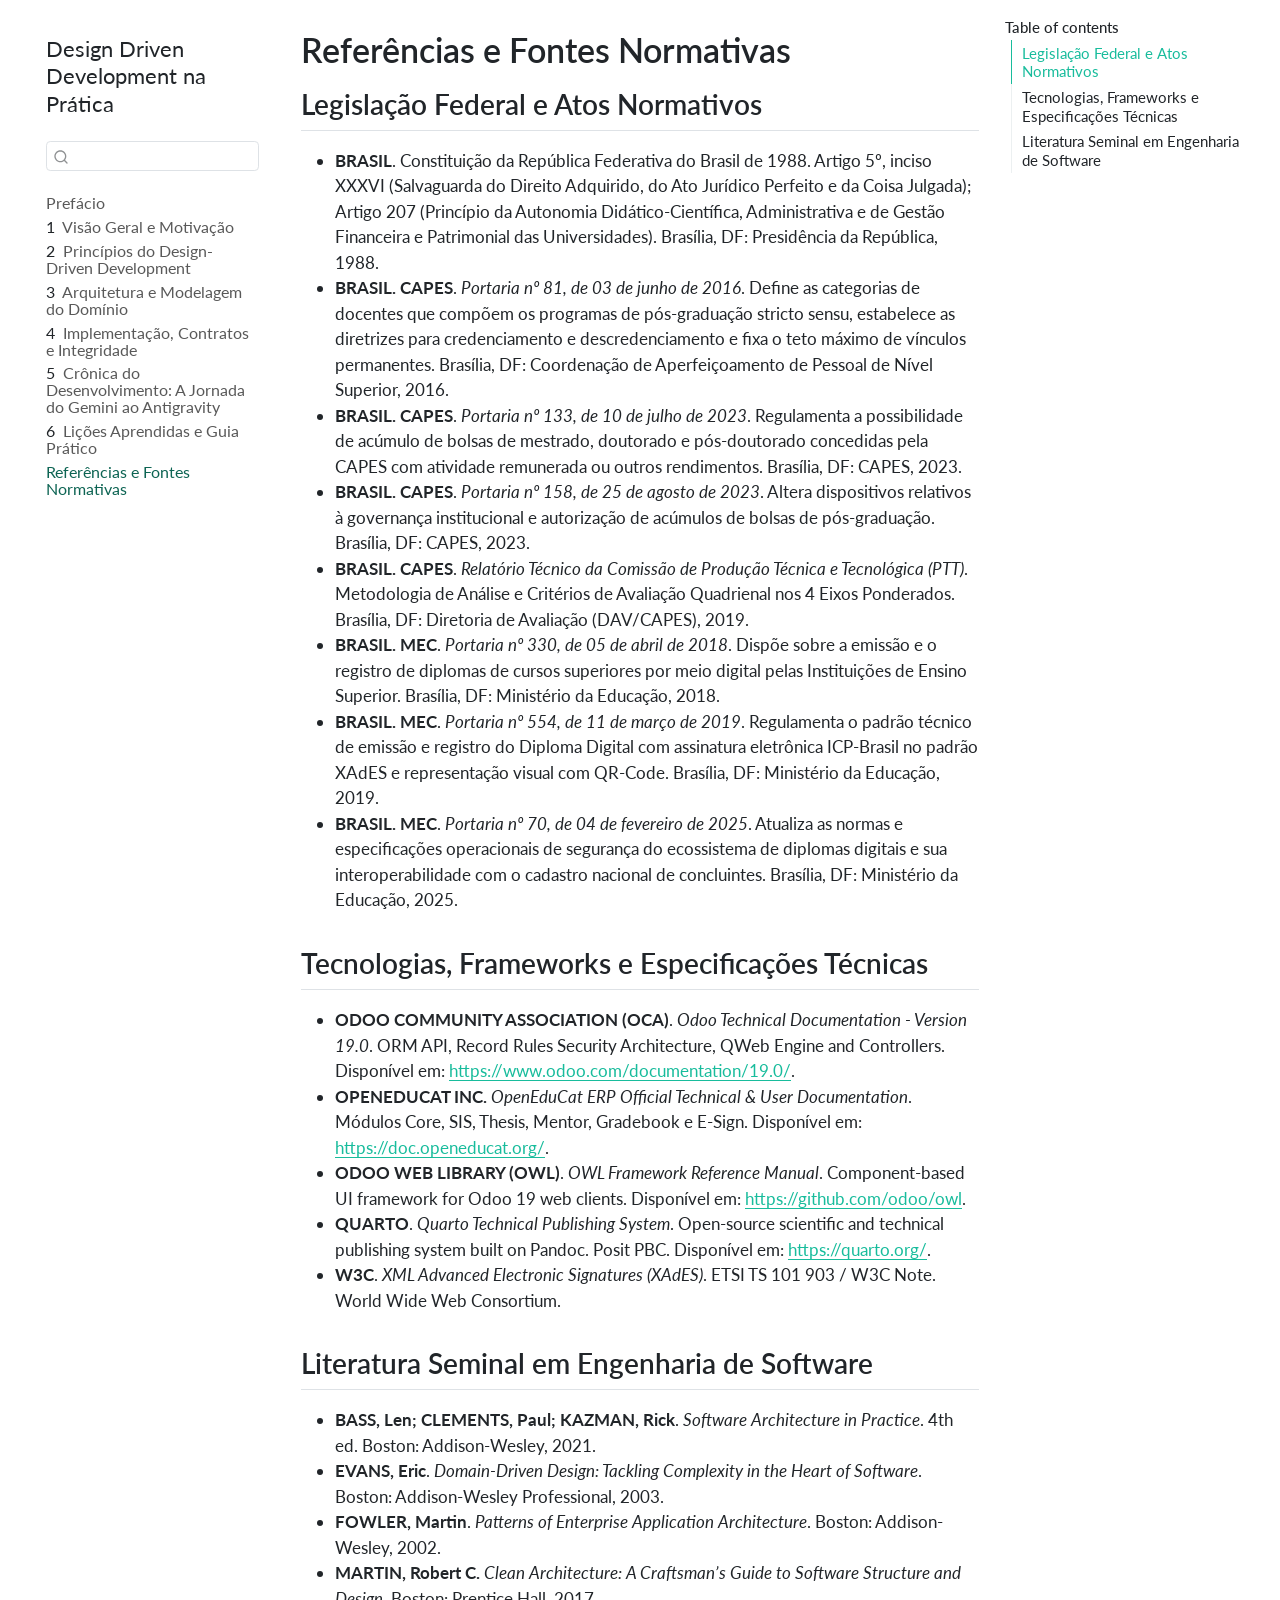
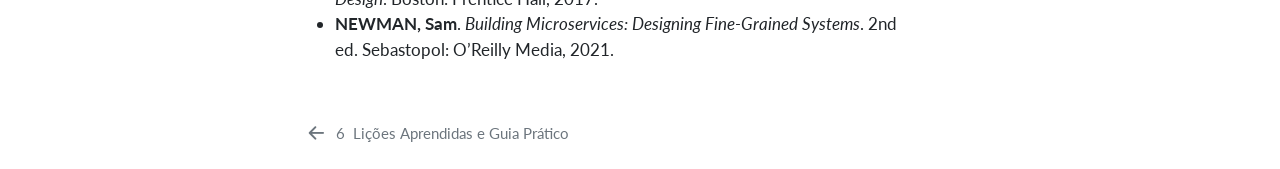
<file: _book/referencias.html>
<!DOCTYPE html>
<html xmlns="http://www.w3.org/1999/xhtml" lang="en" xml:lang="en"><head>

<meta charset="utf-8">
<meta name="generator" content="quarto-1.9.38">

<meta name="viewport" content="width=device-width, initial-scale=1.0, user-scalable=yes">


<title>Referências e Fontes Normativas – Design Driven Development na Prática</title>
<style>
/* Default styles provided by pandoc.
** See https://pandoc.org/MANUAL.html#variables-for-html for config info.
*/
code{white-space: pre-wrap;}
span.smallcaps{font-variant: small-caps;}
div.columns{display: flex; gap: min(4vw, 1.5em);}
div.column{flex: auto; overflow-x: auto;}
div.hanging-indent{margin-left: 1.5em; text-indent: -1.5em;}
ul.task-list{list-style: none;}
ul.task-list li input[type="checkbox"] {
  width: 0.8em;
  margin: 0 0.8em 0.2em -1em; /* quarto-specific, see https://github.com/quarto-dev/quarto-cli/issues/4556 */ 
  vertical-align: middle;
}
</style>


<script src="site_libs/quarto-nav/quarto-nav.js"></script>
<script src="site_libs/quarto-nav/headroom.min.js"></script>
<script src="site_libs/clipboard/clipboard.min.js"></script>
<script src="site_libs/quarto-search/autocomplete.umd.js"></script>
<script src="site_libs/quarto-search/fuse.min.js"></script>
<script src="site_libs/quarto-search/quarto-search.js"></script>
<meta name="quarto:offset" content="./">
<link href="./06-licoes-aprendidas.html" rel="prev">
<script src="site_libs/quarto-html/quarto.js" type="module"></script>
<script src="site_libs/quarto-html/tabsets/tabsets.js" type="module"></script>
<script src="site_libs/quarto-html/popper.min.js"></script>
<script src="site_libs/quarto-html/tippy.umd.min.js"></script>
<script src="site_libs/quarto-html/anchor.min.js"></script>
<link href="site_libs/quarto-html/tippy.css" rel="stylesheet">
<link href="site_libs/quarto-html/quarto-syntax-highlighting-de63f62b328812d8e578a4d74e282472.css" rel="stylesheet" id="quarto-text-highlighting-styles">
<script src="site_libs/bootstrap/bootstrap.min.js"></script>
<link href="site_libs/bootstrap/bootstrap-icons.css" rel="stylesheet">
<link href="site_libs/bootstrap/bootstrap-2753fdcdb5afa9599bdf1f47beeab348.min.css" rel="stylesheet" append-hash="true" id="quarto-bootstrap" data-mode="light">
<script id="quarto-search-options" type="application/json">{
  "location": "sidebar",
  "copy-button": false,
  "collapse-after": 3,
  "panel-placement": "start",
  "type": "textbox",
  "limit": 50,
  "keyboard-shortcut": [
    "f",
    "/",
    "s"
  ],
  "show-item-context": false,
  "language": {
    "search-no-results-text": "No results",
    "search-matching-documents-text": "matching documents",
    "search-copy-link-title": "Copy link to search",
    "search-hide-matches-text": "Hide additional matches",
    "search-more-match-text": "more match in this document",
    "search-more-matches-text": "more matches in this document",
    "search-clear-button-title": "Clear",
    "search-text-placeholder": "",
    "search-detached-cancel-button-title": "Cancel",
    "search-submit-button-title": "Submit",
    "search-label": "Search"
  }
}</script>


<link rel="stylesheet" href="custom.css">
</head>

<body class="nav-sidebar floating quarto-light">

<div id="quarto-search-results"></div>
  <header id="quarto-header" class="headroom fixed-top">
  <nav class="quarto-secondary-nav">
    <div class="container-fluid d-flex">
      <button type="button" class="quarto-btn-toggle btn" data-bs-toggle="collapse" role="button" data-bs-target=".quarto-sidebar-collapse-item" aria-controls="quarto-sidebar" aria-expanded="false" aria-label="Toggle sidebar navigation" onclick="if (window.quartoToggleHeadroom) { window.quartoToggleHeadroom(); }">
        <i class="bi bi-layout-text-sidebar-reverse"></i>
      </button>
        <nav class="quarto-page-breadcrumbs" aria-label="breadcrumb"><ol class="breadcrumb"><li class="breadcrumb-item"><a href="./referencias.html">Referências e Fontes Normativas</a></li></ol></nav>
        <a class="flex-grow-1" role="navigation" data-bs-toggle="collapse" data-bs-target=".quarto-sidebar-collapse-item" aria-controls="quarto-sidebar" aria-expanded="false" aria-label="Toggle sidebar navigation" onclick="if (window.quartoToggleHeadroom) { window.quartoToggleHeadroom(); }">      
        </a>
      <button type="button" class="btn quarto-search-button" aria-label="Search" onclick="window.quartoOpenSearch();">
        <i class="bi bi-search"></i>
      </button>
    </div>
  </nav>
</header>
<!-- content -->
<div id="quarto-content" class="quarto-container page-columns page-rows-contents page-layout-article">
<!-- sidebar -->
  <nav id="quarto-sidebar" class="sidebar collapse collapse-horizontal quarto-sidebar-collapse-item sidebar-navigation floating overflow-auto">
    <div class="pt-lg-2 mt-2 text-left sidebar-header">
    <div class="sidebar-title mb-0 py-0">
      <a href="./">Design Driven Development na Prática</a> 
    </div>
      </div>
        <div class="mt-2 flex-shrink-0 align-items-center">
        <div class="sidebar-search">
        <div id="quarto-search" class="" title="Search"></div>
        </div>
        </div>
    <div class="sidebar-menu-container"> 
    <ul class="list-unstyled mt-1">
        <li class="sidebar-item">
  <div class="sidebar-item-container"> 
  <a href="./index.html" class="sidebar-item-text sidebar-link">
 <span class="menu-text">Prefácio</span></a>
  </div>
</li>
        <li class="sidebar-item">
  <div class="sidebar-item-container"> 
  <a href="./01-visao-geral-e-motivacao.html" class="sidebar-item-text sidebar-link">
 <span class="menu-text"><span class="chapter-number">1</span>&nbsp; <span class="chapter-title">Visão Geral e Motivação</span></span></a>
  </div>
</li>
        <li class="sidebar-item">
  <div class="sidebar-item-container"> 
  <a href="./02-principios-design-driven.html" class="sidebar-item-text sidebar-link">
 <span class="menu-text"><span class="chapter-number">2</span>&nbsp; <span class="chapter-title">Princípios do Design-Driven Development</span></span></a>
  </div>
</li>
        <li class="sidebar-item">
  <div class="sidebar-item-container"> 
  <a href="./03-arquitetura-e-modelagem.html" class="sidebar-item-text sidebar-link">
 <span class="menu-text"><span class="chapter-number">3</span>&nbsp; <span class="chapter-title">Arquitetura e Modelagem do Domínio</span></span></a>
  </div>
</li>
        <li class="sidebar-item">
  <div class="sidebar-item-container"> 
  <a href="./04-implementacao-e-contratos.html" class="sidebar-item-text sidebar-link">
 <span class="menu-text"><span class="chapter-number">4</span>&nbsp; <span class="chapter-title">Implementação, Contratos e Integridade</span></span></a>
  </div>
</li>
        <li class="sidebar-item">
  <div class="sidebar-item-container"> 
  <a href="./05-cronica-do-desenvolvimento-e-milestones.html" class="sidebar-item-text sidebar-link">
 <span class="menu-text"><span class="chapter-number">5</span>&nbsp; <span class="chapter-title">Crônica do Desenvolvimento: A Jornada do Gemini ao Antigravity</span></span></a>
  </div>
</li>
        <li class="sidebar-item">
  <div class="sidebar-item-container"> 
  <a href="./06-licoes-aprendidas.html" class="sidebar-item-text sidebar-link">
 <span class="menu-text"><span class="chapter-number">6</span>&nbsp; <span class="chapter-title">Lições Aprendidas e Guia Prático</span></span></a>
  </div>
</li>
        <li class="sidebar-item">
  <div class="sidebar-item-container"> 
  <a href="./referencias.html" class="sidebar-item-text sidebar-link active">
 <span class="menu-text">Referências e Fontes Normativas</span></a>
  </div>
</li>
    </ul>
    </div>
</nav>
<div id="quarto-sidebar-glass" class="quarto-sidebar-collapse-item" data-bs-toggle="collapse" data-bs-target=".quarto-sidebar-collapse-item"></div>
<!-- margin-sidebar -->
    <div id="quarto-margin-sidebar" class="sidebar margin-sidebar">
        <nav id="TOC" role="doc-toc" class="toc-active">
    <h2 id="toc-title">Table of contents</h2>
   
  <ul>
  <li><a href="#legislação-federal-e-atos-normativos" id="toc-legislação-federal-e-atos-normativos" class="nav-link active" data-scroll-target="#legislação-federal-e-atos-normativos">Legislação Federal e Atos Normativos</a></li>
  <li><a href="#tecnologias-frameworks-e-especificações-técnicas" id="toc-tecnologias-frameworks-e-especificações-técnicas" class="nav-link" data-scroll-target="#tecnologias-frameworks-e-especificações-técnicas">Tecnologias, Frameworks e Especificações Técnicas</a></li>
  <li><a href="#literatura-seminal-em-engenharia-de-software" id="toc-literatura-seminal-em-engenharia-de-software" class="nav-link" data-scroll-target="#literatura-seminal-em-engenharia-de-software">Literatura Seminal em Engenharia de Software</a></li>
  </ul>
</nav>
    </div>
<!-- main -->
<main class="content" id="quarto-document-content">

<header id="title-block-header" class="quarto-title-block default">
<div class="quarto-title">
<h1 class="title">Referências e Fontes Normativas</h1>
</div>



<div class="quarto-title-meta">

    
  
    
  </div>
  


</header>


<section id="legislação-federal-e-atos-normativos" class="level2">
<h2 class="anchored" data-anchor-id="legislação-federal-e-atos-normativos">Legislação Federal e Atos Normativos</h2>
<ul>
<li><strong>BRASIL</strong>. Constituição da República Federativa do Brasil de 1988. Artigo 5º, inciso XXXVI (Salvaguarda do Direito Adquirido, do Ato Jurídico Perfeito e da Coisa Julgada); Artigo 207 (Princípio da Autonomia Didático-Científica, Administrativa e de Gestão Financeira e Patrimonial das Universidades). Brasília, DF: Presidência da República, 1988.</li>
<li><strong>BRASIL. CAPES</strong>. <em>Portaria nº 81, de 03 de junho de 2016</em>. Define as categorias de docentes que compõem os programas de pós-graduação stricto sensu, estabelece as diretrizes para credenciamento e descredenciamento e fixa o teto máximo de vínculos permanentes. Brasília, DF: Coordenação de Aperfeiçoamento de Pessoal de Nível Superior, 2016.</li>
<li><strong>BRASIL. CAPES</strong>. <em>Portaria nº 133, de 10 de julho de 2023</em>. Regulamenta a possibilidade de acúmulo de bolsas de mestrado, doutorado e pós-doutorado concedidas pela CAPES com atividade remunerada ou outros rendimentos. Brasília, DF: CAPES, 2023.</li>
<li><strong>BRASIL. CAPES</strong>. <em>Portaria nº 158, de 25 de agosto de 2023</em>. Altera dispositivos relativos à governança institucional e autorização de acúmulos de bolsas de pós-graduação. Brasília, DF: CAPES, 2023.</li>
<li><strong>BRASIL. CAPES</strong>. <em>Relatório Técnico da Comissão de Produção Técnica e Tecnológica (PTT)</em>. Metodologia de Análise e Critérios de Avaliação Quadrienal nos 4 Eixos Ponderados. Brasília, DF: Diretoria de Avaliação (DAV/CAPES), 2019.</li>
<li><strong>BRASIL. MEC</strong>. <em>Portaria nº 330, de 05 de abril de 2018</em>. Dispõe sobre a emissão e o registro de diplomas de cursos superiores por meio digital pelas Instituições de Ensino Superior. Brasília, DF: Ministério da Educação, 2018.</li>
<li><strong>BRASIL. MEC</strong>. <em>Portaria nº 554, de 11 de março de 2019</em>. Regulamenta o padrão técnico de emissão e registro do Diploma Digital com assinatura eletrônica ICP-Brasil no padrão XAdES e representação visual com QR-Code. Brasília, DF: Ministério da Educação, 2019.</li>
<li><strong>BRASIL. MEC</strong>. <em>Portaria nº 70, de 04 de fevereiro de 2025</em>. Atualiza as normas e especificações operacionais de segurança do ecossistema de diplomas digitais e sua interoperabilidade com o cadastro nacional de concluintes. Brasília, DF: Ministério da Educação, 2025.</li>
</ul>
</section>
<section id="tecnologias-frameworks-e-especificações-técnicas" class="level2">
<h2 class="anchored" data-anchor-id="tecnologias-frameworks-e-especificações-técnicas">Tecnologias, Frameworks e Especificações Técnicas</h2>
<ul>
<li><strong>ODOO COMMUNITY ASSOCIATION (OCA)</strong>. <em>Odoo Technical Documentation - Version 19.0</em>. ORM API, Record Rules Security Architecture, QWeb Engine and Controllers. Disponível em: <a href="https://www.odoo.com/documentation/19.0/" class="uri">https://www.odoo.com/documentation/19.0/</a>.</li>
<li><strong>OPENEDUCAT INC.</strong> <em>OpenEduCat ERP Official Technical &amp; User Documentation</em>. Módulos Core, SIS, Thesis, Mentor, Gradebook e E-Sign. Disponível em: <a href="https://doc.openeducat.org/" class="uri">https://doc.openeducat.org/</a>.</li>
<li><strong>ODOO WEB LIBRARY (OWL)</strong>. <em>OWL Framework Reference Manual</em>. Component-based UI framework for Odoo 19 web clients. Disponível em: <a href="https://github.com/odoo/owl" class="uri">https://github.com/odoo/owl</a>.</li>
<li><strong>QUARTO</strong>. <em>Quarto Technical Publishing System</em>. Open-source scientific and technical publishing system built on Pandoc. Posit PBC. Disponível em: <a href="https://quarto.org/" class="uri">https://quarto.org/</a>.</li>
<li><strong>W3C</strong>. <em>XML Advanced Electronic Signatures (XAdES)</em>. ETSI TS 101 903 / W3C Note. World Wide Web Consortium.</li>
</ul>
</section>
<section id="literatura-seminal-em-engenharia-de-software" class="level2">
<h2 class="anchored" data-anchor-id="literatura-seminal-em-engenharia-de-software">Literatura Seminal em Engenharia de Software</h2>
<ul>
<li><strong>BASS, Len; CLEMENTS, Paul; KAZMAN, Rick</strong>. <em>Software Architecture in Practice</em>. 4th ed.&nbsp;Boston: Addison-Wesley, 2021.</li>
<li><strong>EVANS, Eric</strong>. <em>Domain-Driven Design: Tackling Complexity in the Heart of Software</em>. Boston: Addison-Wesley Professional, 2003.</li>
<li><strong>FOWLER, Martin</strong>. <em>Patterns of Enterprise Application Architecture</em>. Boston: Addison-Wesley, 2002.</li>
<li><strong>MARTIN, Robert C.</strong> <em>Clean Architecture: A Craftsman’s Guide to Software Structure and Design</em>. Boston: Prentice Hall, 2017.</li>
<li><strong>NEWMAN, Sam</strong>. <em>Building Microservices: Designing Fine-Grained Systems</em>. 2nd ed.&nbsp;Sebastopol: O’Reilly Media, 2021.</li>
</ul>


</section>

</main> <!-- /main -->
<script id="quarto-html-after-body" type="application/javascript">
  window.document.addEventListener("DOMContentLoaded", function (event) {
    const icon = "";
    const anchorJS = new window.AnchorJS();
    anchorJS.options = {
      placement: 'right',
      icon: icon
    };
    anchorJS.add('.anchored');
    const isCodeAnnotation = (el) => {
      for (const clz of el.classList) {
        if (clz.startsWith('code-annotation-')) {                     
          return true;
        }
      }
      return false;
    }
    const onCopySuccess = function(e) {
      // button target
      const button = e.trigger;
      // don't keep focus
      button.blur();
      // flash "checked"
      button.classList.add('code-copy-button-checked');
      var currentTitle = button.getAttribute("title");
      button.setAttribute("title", "Copied!");
      let tooltip;
      if (window.bootstrap) {
        button.setAttribute("data-bs-toggle", "tooltip");
        button.setAttribute("data-bs-placement", "left");
        button.setAttribute("data-bs-title", "Copied!");
        tooltip = new bootstrap.Tooltip(button, 
          { trigger: "manual", 
            customClass: "code-copy-button-tooltip",
            offset: [0, -8]});
        tooltip.show();    
      }
      setTimeout(function() {
        if (tooltip) {
          tooltip.hide();
          button.removeAttribute("data-bs-title");
          button.removeAttribute("data-bs-toggle");
          button.removeAttribute("data-bs-placement");
        }
        button.setAttribute("title", currentTitle);
        button.classList.remove('code-copy-button-checked');
      }, 1000);
      // clear code selection
      e.clearSelection();
    }
    const getTextToCopy = function(trigger) {
      const outerScaffold = trigger.parentElement.cloneNode(true);
      const codeEl = outerScaffold.querySelector('code');
      for (const childEl of codeEl.children) {
        if (isCodeAnnotation(childEl)) {
          childEl.remove();
        }
      }
      return codeEl.innerText;
    }
    const clipboard = new window.ClipboardJS('.code-copy-button:not([data-in-quarto-modal])', {
      text: getTextToCopy
    });
    clipboard.on('success', onCopySuccess);
    if (window.document.getElementById('quarto-embedded-source-code-modal')) {
      const clipboardModal = new window.ClipboardJS('.code-copy-button[data-in-quarto-modal]', {
        text: getTextToCopy,
        container: window.document.getElementById('quarto-embedded-source-code-modal')
      });
      clipboardModal.on('success', onCopySuccess);
    }
      var localhostRegex = new RegExp(/^(?:http|https):\/\/localhost\:?[0-9]*\//);
      var mailtoRegex = new RegExp(/^mailto:/);
        var filterRegex = new RegExp('/' + window.location.host + '/');
      var isInternal = (href) => {
          return filterRegex.test(href) || localhostRegex.test(href) || mailtoRegex.test(href);
      }
      // Inspect non-navigation links and adorn them if external
     var links = window.document.querySelectorAll('a[href]:not(.nav-link):not(.navbar-brand):not(.toc-action):not(.sidebar-link):not(.sidebar-item-toggle):not(.pagination-link):not(.no-external):not([aria-hidden]):not(.dropdown-item):not(.quarto-navigation-tool):not(.about-link)');
      for (var i=0; i<links.length; i++) {
        const link = links[i];
        if (!isInternal(link.href)) {
          // undo the damage that might have been done by quarto-nav.js in the case of
          // links that we want to consider external
          if (link.dataset.originalHref !== undefined) {
            link.href = link.dataset.originalHref;
          }
        }
      }
    function tippyHover(el, contentFn, onTriggerFn, onUntriggerFn) {
      const config = {
        allowHTML: true,
        maxWidth: 500,
        delay: 100,
        arrow: false,
        appendTo: function(el) {
            return el.parentElement;
        },
        interactive: true,
        interactiveBorder: 10,
        theme: 'quarto',
        placement: 'bottom-start',
      };
      if (contentFn) {
        config.content = contentFn;
      }
      if (onTriggerFn) {
        config.onTrigger = onTriggerFn;
      }
      if (onUntriggerFn) {
        config.onUntrigger = onUntriggerFn;
      }
      window.tippy(el, config); 
    }
    const noterefs = window.document.querySelectorAll('a[role="doc-noteref"]');
    for (var i=0; i<noterefs.length; i++) {
      const ref = noterefs[i];
      tippyHover(ref, function() {
        // use id or data attribute instead here
        let href = ref.getAttribute('data-footnote-href') || ref.getAttribute('href');
        try { href = new URL(href).hash; } catch {}
        const id = href.replace(/^#\/?/, "");
        const note = window.document.getElementById(id);
        if (note) {
          return note.innerHTML;
        } else {
          return "";
        }
      });
    }
    const xrefs = window.document.querySelectorAll('a.quarto-xref');
    const processXRef = (id, note) => {
      // Strip column container classes
      const stripColumnClz = (el) => {
        el.classList.remove("page-full", "page-columns");
        if (el.children) {
          for (const child of el.children) {
            stripColumnClz(child);
          }
        }
      }
      stripColumnClz(note)
      if (id === null || id.startsWith('sec-')) {
        // Special case sections, only their first couple elements
        const container = document.createElement("div");
        if (note.children && note.children.length > 2) {
          container.appendChild(note.children[0].cloneNode(true));
          for (let i = 1; i < note.children.length; i++) {
            const child = note.children[i];
            if (child.tagName === "P" && child.innerText === "") {
              continue;
            } else {
              container.appendChild(child.cloneNode(true));
              break;
            }
          }
          if (window.Quarto?.typesetMath) {
            window.Quarto.typesetMath(container);
          }
          return container.innerHTML
        } else {
          if (window.Quarto?.typesetMath) {
            window.Quarto.typesetMath(note);
          }
          return note.innerHTML;
        }
      } else {
        // Remove any anchor links if they are present
        const anchorLink = note.querySelector('a.anchorjs-link');
        if (anchorLink) {
          anchorLink.remove();
        }
        if (window.Quarto?.typesetMath) {
          window.Quarto.typesetMath(note);
        }
        if (note.classList.contains("callout")) {
          return note.outerHTML;
        } else {
          return note.innerHTML;
        }
      }
    }
    for (var i=0; i<xrefs.length; i++) {
      const xref = xrefs[i];
      tippyHover(xref, undefined, function(instance) {
        instance.disable();
        let url = xref.getAttribute('href');
        let hash = undefined; 
        if (url.startsWith('#')) {
          hash = url;
        } else {
          try { hash = new URL(url).hash; } catch {}
        }
        if (hash) {
          const id = hash.replace(/^#\/?/, "");
          const note = window.document.getElementById(id);
          if (note !== null) {
            try {
              const html = processXRef(id, note.cloneNode(true));
              instance.setContent(html);
            } finally {
              instance.enable();
              instance.show();
            }
          } else {
            // See if we can fetch this
            fetch(url.split('#')[0])
            .then(res => res.text())
            .then(html => {
              const parser = new DOMParser();
              const htmlDoc = parser.parseFromString(html, "text/html");
              const note = htmlDoc.getElementById(id);
              if (note !== null) {
                const html = processXRef(id, note);
                instance.setContent(html);
              } 
            }).finally(() => {
              instance.enable();
              instance.show();
            });
          }
        } else {
          // See if we can fetch a full url (with no hash to target)
          // This is a special case and we should probably do some content thinning / targeting
          fetch(url)
          .then(res => res.text())
          .then(html => {
            const parser = new DOMParser();
            const htmlDoc = parser.parseFromString(html, "text/html");
            const note = htmlDoc.querySelector('main.content');
            if (note !== null) {
              // This should only happen for chapter cross references
              // (since there is no id in the URL)
              // remove the first header
              if (note.children.length > 0 && note.children[0].tagName === "HEADER") {
                note.children[0].remove();
              }
              const html = processXRef(null, note);
              instance.setContent(html);
            } 
          }).finally(() => {
            instance.enable();
            instance.show();
          });
        }
      }, function(instance) {
      });
    }
        let selectedAnnoteEl;
        const selectorForAnnotation = ( cell, annotation) => {
          let cellAttr = 'data-code-cell="' + cell + '"';
          let lineAttr = 'data-code-annotation="' +  annotation + '"';
          const selector = 'span[' + cellAttr + '][' + lineAttr + ']';
          return selector;
        }
        const selectCodeLines = (annoteEl) => {
          const doc = window.document;
          const targetCell = annoteEl.getAttribute("data-target-cell");
          const targetAnnotation = annoteEl.getAttribute("data-target-annotation");
          const annoteSpan = window.document.querySelector(selectorForAnnotation(targetCell, targetAnnotation));
          const lines = annoteSpan.getAttribute("data-code-lines").split(",");
          const lineIds = lines.map((line) => {
            return targetCell + "-" + line;
          })
          let top = null;
          let height = null;
          let parent = null;
          if (lineIds.length > 0) {
              //compute the position of the single el (top and bottom and make a div)
              const el = window.document.getElementById(lineIds[0]);
              top = el.offsetTop;
              height = el.offsetHeight;
              parent = el.parentElement.parentElement;
            if (lineIds.length > 1) {
              const lastEl = window.document.getElementById(lineIds[lineIds.length - 1]);
              const bottom = lastEl.offsetTop + lastEl.offsetHeight;
              height = bottom - top;
            }
            if (top !== null && height !== null && parent !== null) {
              // cook up a div (if necessary) and position it 
              let div = window.document.getElementById("code-annotation-line-highlight");
              if (div === null) {
                div = window.document.createElement("div");
                div.setAttribute("id", "code-annotation-line-highlight");
                div.style.position = 'absolute';
                parent.appendChild(div);
              }
              div.style.top = top - 2 + "px";
              div.style.height = height + 4 + "px";
              div.style.left = 0;
              let gutterDiv = window.document.getElementById("code-annotation-line-highlight-gutter");
              if (gutterDiv === null) {
                gutterDiv = window.document.createElement("div");
                gutterDiv.setAttribute("id", "code-annotation-line-highlight-gutter");
                gutterDiv.style.position = 'absolute';
                const codeCell = window.document.getElementById(targetCell);
                const gutter = codeCell.querySelector('.code-annotation-gutter');
                gutter.appendChild(gutterDiv);
              }
              gutterDiv.style.top = top - 2 + "px";
              gutterDiv.style.height = height + 4 + "px";
            }
            selectedAnnoteEl = annoteEl;
          }
        };
        const unselectCodeLines = () => {
          const elementsIds = ["code-annotation-line-highlight", "code-annotation-line-highlight-gutter"];
          elementsIds.forEach((elId) => {
            const div = window.document.getElementById(elId);
            if (div) {
              div.remove();
            }
          });
          selectedAnnoteEl = undefined;
        };
          // Handle positioning of the toggle
      window.addEventListener(
        "resize",
        throttle(() => {
          elRect = undefined;
          if (selectedAnnoteEl) {
            selectCodeLines(selectedAnnoteEl);
          }
        }, 10)
      );
      function throttle(fn, ms) {
      let throttle = false;
      let timer;
        return (...args) => {
          if(!throttle) { // first call gets through
              fn.apply(this, args);
              throttle = true;
          } else { // all the others get throttled
              if(timer) clearTimeout(timer); // cancel #2
              timer = setTimeout(() => {
                fn.apply(this, args);
                timer = throttle = false;
              }, ms);
          }
        };
      }
        // Attach click handler to the DT
        const annoteDls = window.document.querySelectorAll('dt[data-target-cell]');
        for (const annoteDlNode of annoteDls) {
          annoteDlNode.addEventListener('click', (event) => {
            const clickedEl = event.target;
            if (clickedEl !== selectedAnnoteEl) {
              unselectCodeLines();
              const activeEl = window.document.querySelector('dt[data-target-cell].code-annotation-active');
              if (activeEl) {
                activeEl.classList.remove('code-annotation-active');
              }
              selectCodeLines(clickedEl);
              clickedEl.classList.add('code-annotation-active');
            } else {
              // Unselect the line
              unselectCodeLines();
              clickedEl.classList.remove('code-annotation-active');
            }
          });
        }
    const findCites = (el) => {
      const parentEl = el.parentElement;
      if (parentEl) {
        const cites = parentEl.dataset.cites;
        if (cites) {
          return {
            el,
            cites: cites.split(' ')
          };
        } else {
          return findCites(el.parentElement)
        }
      } else {
        return undefined;
      }
    };
    var bibliorefs = window.document.querySelectorAll('a[role="doc-biblioref"]');
    for (var i=0; i<bibliorefs.length; i++) {
      const ref = bibliorefs[i];
      const citeInfo = findCites(ref);
      if (citeInfo) {
        tippyHover(citeInfo.el, function() {
          var popup = window.document.createElement('div');
          citeInfo.cites.forEach(function(cite) {
            var citeDiv = window.document.createElement('div');
            citeDiv.classList.add('hanging-indent');
            citeDiv.classList.add('csl-entry');
            var biblioDiv = window.document.getElementById('ref-' + cite);
            if (biblioDiv) {
              citeDiv.innerHTML = biblioDiv.innerHTML;
            }
            popup.appendChild(citeDiv);
          });
          return popup.innerHTML;
        });
      }
    }
  });
  </script>
<nav class="page-navigation">
  <div class="nav-page nav-page-previous">
      <a href="./06-licoes-aprendidas.html" class="pagination-link" aria-label="Lições Aprendidas e Guia Prático">
        <i class="bi bi-arrow-left-short"></i> <span class="nav-page-text"><span class="chapter-number">6</span>&nbsp; <span class="chapter-title">Lições Aprendidas e Guia Prático</span></span>
      </a>          
  </div>
  <div class="nav-page nav-page-next">
  </div>
</nav>
</div> <!-- /content -->




</body></html>
</file>
<file: _book/site_libs/quarto-html/tippy.css>
.tippy-box[data-animation=fade][data-state=hidden]{opacity:0}[data-tippy-root]{max-width:calc(100vw - 10px)}.tippy-box{position:relative;background-color:#333;color:#fff;border-radius:4px;font-size:14px;line-height:1.4;white-space:normal;outline:0;transition-property:transform,visibility,opacity}.tippy-box[data-placement^=top]>.tippy-arrow{bottom:0}.tippy-box[data-placement^=top]>.tippy-arrow:before{bottom:-7px;left:0;border-width:8px 8px 0;border-top-color:initial;transform-origin:center top}.tippy-box[data-placement^=bottom]>.tippy-arrow{top:0}.tippy-box[data-placement^=bottom]>.tippy-arrow:before{top:-7px;left:0;border-width:0 8px 8px;border-bottom-color:initial;transform-origin:center bottom}.tippy-box[data-placement^=left]>.tippy-arrow{right:0}.tippy-box[data-placement^=left]>.tippy-arrow:before{border-width:8px 0 8px 8px;border-left-color:initial;right:-7px;transform-origin:center left}.tippy-box[data-placement^=right]>.tippy-arrow{left:0}.tippy-box[data-placement^=right]>.tippy-arrow:before{left:-7px;border-width:8px 8px 8px 0;border-right-color:initial;transform-origin:center right}.tippy-box[data-inertia][data-state=visible]{transition-timing-function:cubic-bezier(.54,1.5,.38,1.11)}.tippy-arrow{width:16px;height:16px;color:#333}.tippy-arrow:before{content:"";position:absolute;border-color:transparent;border-style:solid}.tippy-content{position:relative;padding:5px 9px;z-index:1}
</file>
<file: _book/site_libs/quarto-html/quarto-syntax-highlighting-de63f62b328812d8e578a4d74e282472.css>
/* quarto syntax highlight colors */
:root {
  --quarto-hl-al-color: #ff5555;
  --quarto-hl-an-color: #6a737d;
  --quarto-hl-at-color: #d73a49;
  --quarto-hl-bn-color: #005cc5;
  --quarto-hl-bu-color: #d73a49;
  --quarto-hl-ch-color: #032f62;
  --quarto-hl-co-color: #6a737d;
  --quarto-hl-cv-color: #6a737d;
  --quarto-hl-cn-color: #005cc5;
  --quarto-hl-cf-color: #d73a49;
  --quarto-hl-dt-color: #d73a49;
  --quarto-hl-dv-color: #005cc5;
  --quarto-hl-do-color: #6a737d;
  --quarto-hl-er-color: #ff5555;
  --quarto-hl-ex-color: #d73a49;
  --quarto-hl-fl-color: #005cc5;
  --quarto-hl-fu-color: #6f42c1;
  --quarto-hl-im-color: #032f62;
  --quarto-hl-in-color: #6a737d;
  --quarto-hl-kw-color: #d73a49;
  --quarto-hl-op-color: #24292e;
  --quarto-hl-pp-color: #d73a49;
  --quarto-hl-re-color: #6a737d;
  --quarto-hl-sc-color: #005cc5;
  --quarto-hl-ss-color: #032f62;
  --quarto-hl-st-color: #032f62;
  --quarto-hl-va-color: #e36209;
  --quarto-hl-vs-color: #032f62;
  --quarto-hl-wa-color: #ff5555;
}

/* other quarto variables */
:root {
  --quarto-font-monospace: SFMono-Regular, Menlo, Monaco, Consolas, "Liberation Mono", "Courier New", monospace;
}

/* syntax highlight based on Pandoc's rules */
pre > code.sourceCode > span {
  color: #24292e;
}

code.sourceCode > span {
  color: #24292e;
}

div.sourceCode,
div.sourceCode pre.sourceCode {
  color: #24292e;
}

/* Normal */
code span {
  color: #24292e;
}

/* Alert */
code span.al {
  font-weight: bold;
  color: #ff5555;
}

/* Annotation */
code span.an {
  color: #6a737d;
}

/* Attribute */
code span.at {
  color: #d73a49;
}

/* BaseN */
code span.bn {
  color: #005cc5;
}

/* BuiltIn */
code span.bu {
  color: #d73a49;
}

/* ControlFlow */
code span.cf {
  color: #d73a49;
}

/* Char */
code span.ch {
  color: #032f62;
}

/* Constant */
code span.cn {
  color: #005cc5;
}

/* Comment */
code span.co {
  color: #6a737d;
}

/* CommentVar */
code span.cv {
  color: #6a737d;
}

/* Documentation */
code span.do {
  color: #6a737d;
}

/* DataType */
code span.dt {
  color: #d73a49;
}

/* DecVal */
code span.dv {
  color: #005cc5;
}

/* Error */
code span.er {
  color: #ff5555;
  text-decoration: underline;
}

/* Extension */
code span.ex {
  font-weight: bold;
  color: #d73a49;
}

/* Float */
code span.fl {
  color: #005cc5;
}

/* Function */
code span.fu {
  color: #6f42c1;
}

/* Import */
code span.im {
  color: #032f62;
}

/* Information */
code span.in {
  color: #6a737d;
}

/* Keyword */
code span.kw {
  color: #d73a49;
}

/* Operator */
code span.op {
  color: #24292e;
}

/* Preprocessor */
code span.pp {
  color: #d73a49;
}

/* RegionMarker */
code span.re {
  color: #6a737d;
}

/* SpecialChar */
code span.sc {
  color: #005cc5;
}

/* SpecialString */
code span.ss {
  color: #032f62;
}

/* String */
code span.st {
  color: #032f62;
}

/* Variable */
code span.va {
  color: #e36209;
}

/* VerbatimString */
code span.vs {
  color: #032f62;
}

/* Warning */
code span.wa {
  color: #ff5555;
}

.prevent-inlining {
  content: "</";
}

/*# sourceMappingURL=e073dde7d9be180d5cbafa952671d6f8.css.map */
</file>
<file: _book/custom.css>
/* Quarto Mermaid Theme & Styling Enhancements */
:root {
  --mermaid-bg-color: #ffffff;
  --mermaid-edge-color: #334155;
  --mermaid-node-fg-color: #1e293b;
  --mermaid-fg-color: #1e293b;
  --mermaid-fg-color--lighter: #94a3b8;
  --mermaid-fg-color--lightest: #f1f5f9;
  --mermaid-font-family: -apple-system, BlinkMacSystemFont, "Segoe UI", Roboto, "Helvetica Neue", Arial, sans-serif;
  --mermaid-label-bg-color: #ffffff;
  --mermaid-label-fg-color: #1e293b;
  --mermaid-node-bg-color: #f8fafc;
}

.cell-output-display {
  overflow-x: auto;
  margin: 1.5rem 0;
  -webkit-overflow-scrolling: touch;
}

svg.mermaid-js {
  max-width: 100%;
  height: auto;
  display: block;
  margin: 0 auto;
}

/* 1. Prevent foreignObject and div clipping in SVG */
.mermaid foreignObject {
  overflow: visible !important;
}

.mermaid foreignObject div {
  overflow: visible !important;
  line-height: 1.25 !important;
  text-align: center;
}

/* 2. Guarantee strong text contrast & readability across all diagram types */
.mermaid text,
.mermaid .label,
.mermaid .nodeLabel,
.mermaid .edgeLabel,
.mermaid .cluster-label,
.mermaid .classTitle,
.mermaid .classGroup text,
.mermaid .timeline-node text,
.mermaid .event-title,
.mermaid .timeline-event-card text {
  font-family: -apple-system, BlinkMacSystemFont, "Segoe UI", Roboto, "Helvetica Neue", Arial, sans-serif !important;
  fill: #0f172a !important;
  color: #0f172a !important;
  font-weight: 500;
}

/* 3. Subgraph / Cluster Labels & Backgrounds */
.mermaid .cluster rect {
  fill: #f8fafc !important;
  stroke: #94a3b8 !important;
  stroke-width: 1.5px !important;
}

.mermaid .cluster text,
.mermaid .cluster span,
.mermaid .cluster-label span,
.mermaid .cluster-label text {
  fill: #0f172a !important;
  color: #0f172a !important;
  font-weight: 700 !important;
  font-size: 13px !important;
}

/* 4. Edge Labels with solid background to prevent crossing-line clipping */
.mermaid .edgeLabel,
.mermaid .edgeLabel span {
  background-color: #ffffff !important;
  color: #1e293b !important;
  fill: #1e293b !important;
  font-size: 11.5px !important;
  font-weight: 500 !important;
  padding: 2px 6px !important;
  border-radius: 4px;
}

/* 5. Class Diagram Styling */
.mermaid g.classGroup rect {
  fill: #f8fafc !important;
  stroke: #2563eb !important;
  stroke-width: 1.5px !important;
}

.mermaid g.classGroup text {
  fill: #0f172a !important;
  font-size: 12px !important;
}

.mermaid g.classGroup .classTitle {
  font-weight: 700 !important;
  fill: #1d4ed8 !important;
}

/* 6. Timeline Diagram Styling */
.mermaid .timeline-node text {
  fill: #0f172a !important;
  font-size: 12px !important;
}

.mermaid .section-root text,
.mermaid .section-title text {
  fill: #0f172a !important;
  font-weight: 700 !important;
}

/* 7. KaTeX Math Responsive Display */
.katex-display {
  overflow-x: auto;
  overflow-y: hidden;
  padding: 0.5em 0;
  max-width: 100%;
  -webkit-overflow-scrolling: touch;
}

.reveal .katex-display {
  margin: 0.5em 0 !important;
}
</file>
<file: _book/site_libs/quarto-diagram/mermaid.css>
.mermaidTooltip {
  position: absolute;
  text-align: center;
  max-width: 200px;
  padding: 2px;
  font-family: "trebuchet ms", verdana, arial;
  font-size: 12px;
  background: #ffffde;
  border: 1px solid #aaaa33;
  border-radius: 2px;
  pointer-events: none;
  z-index: 1000;
}
</file>
